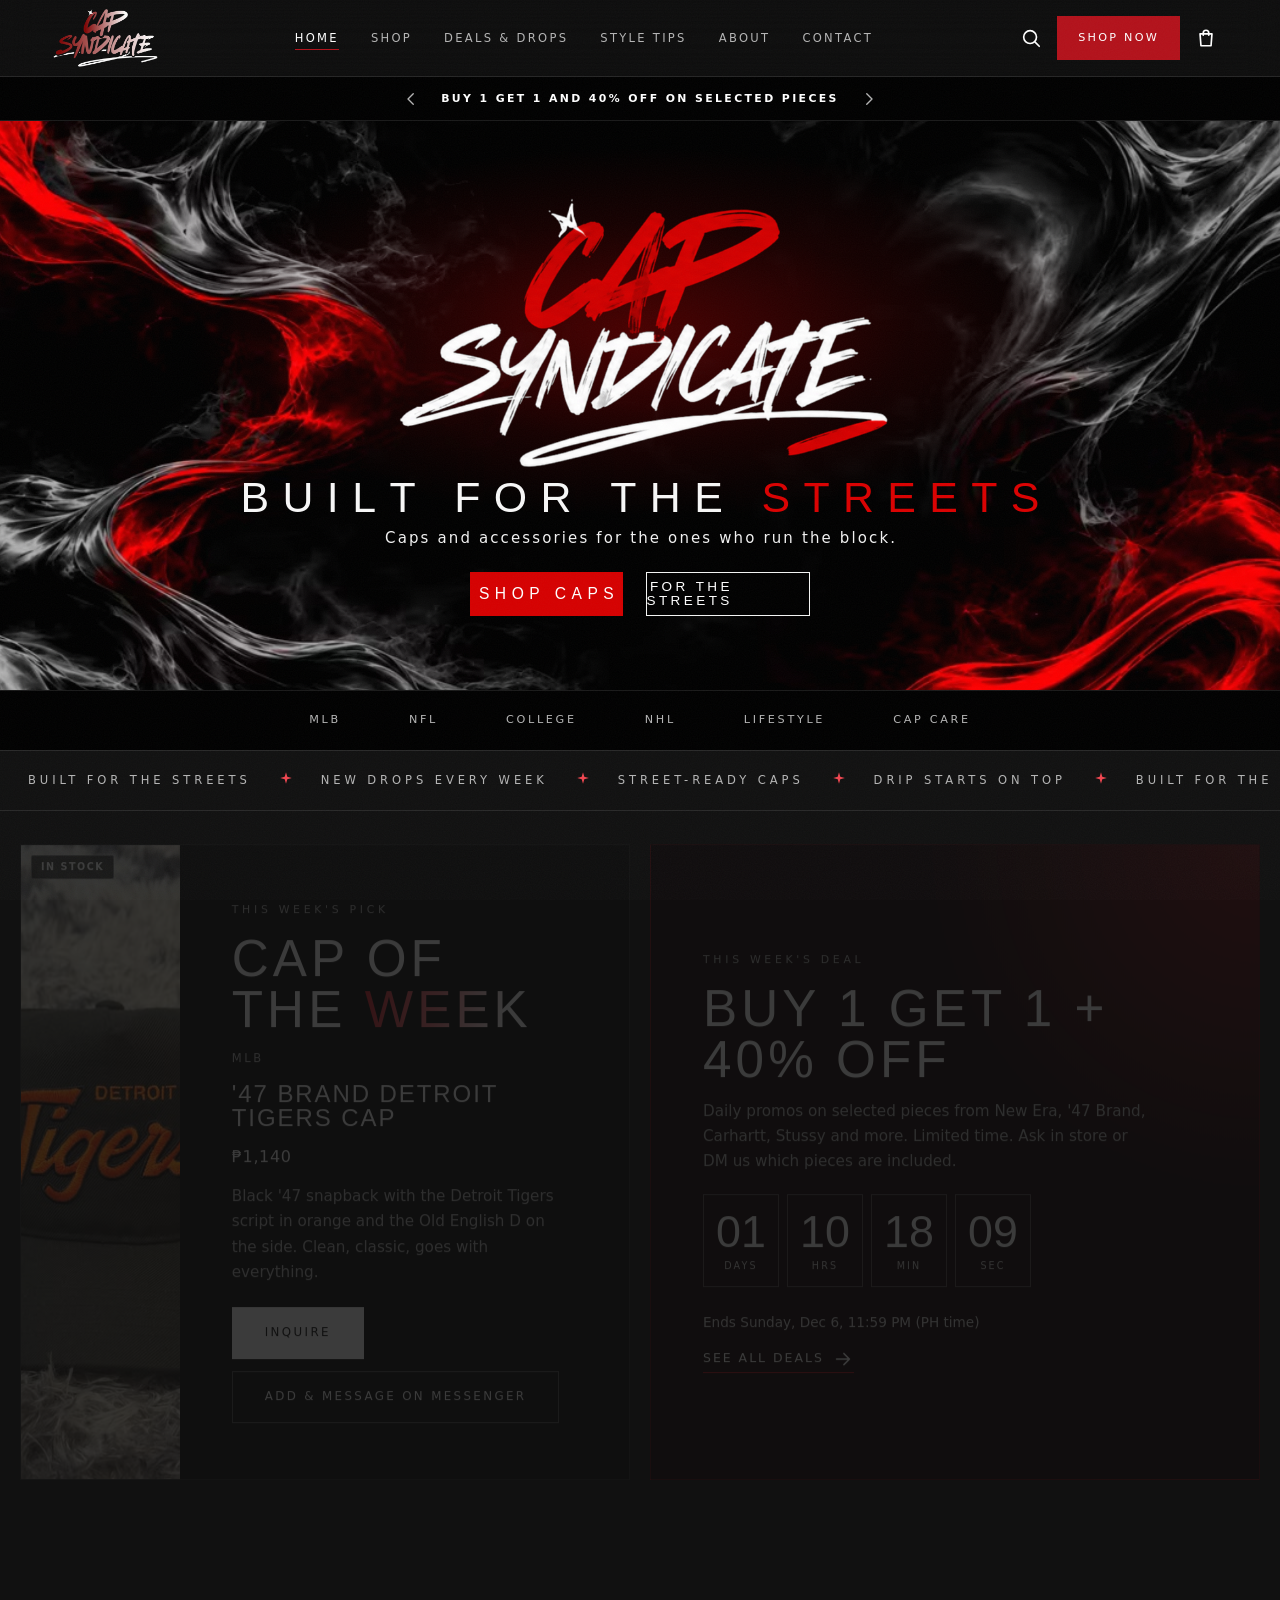
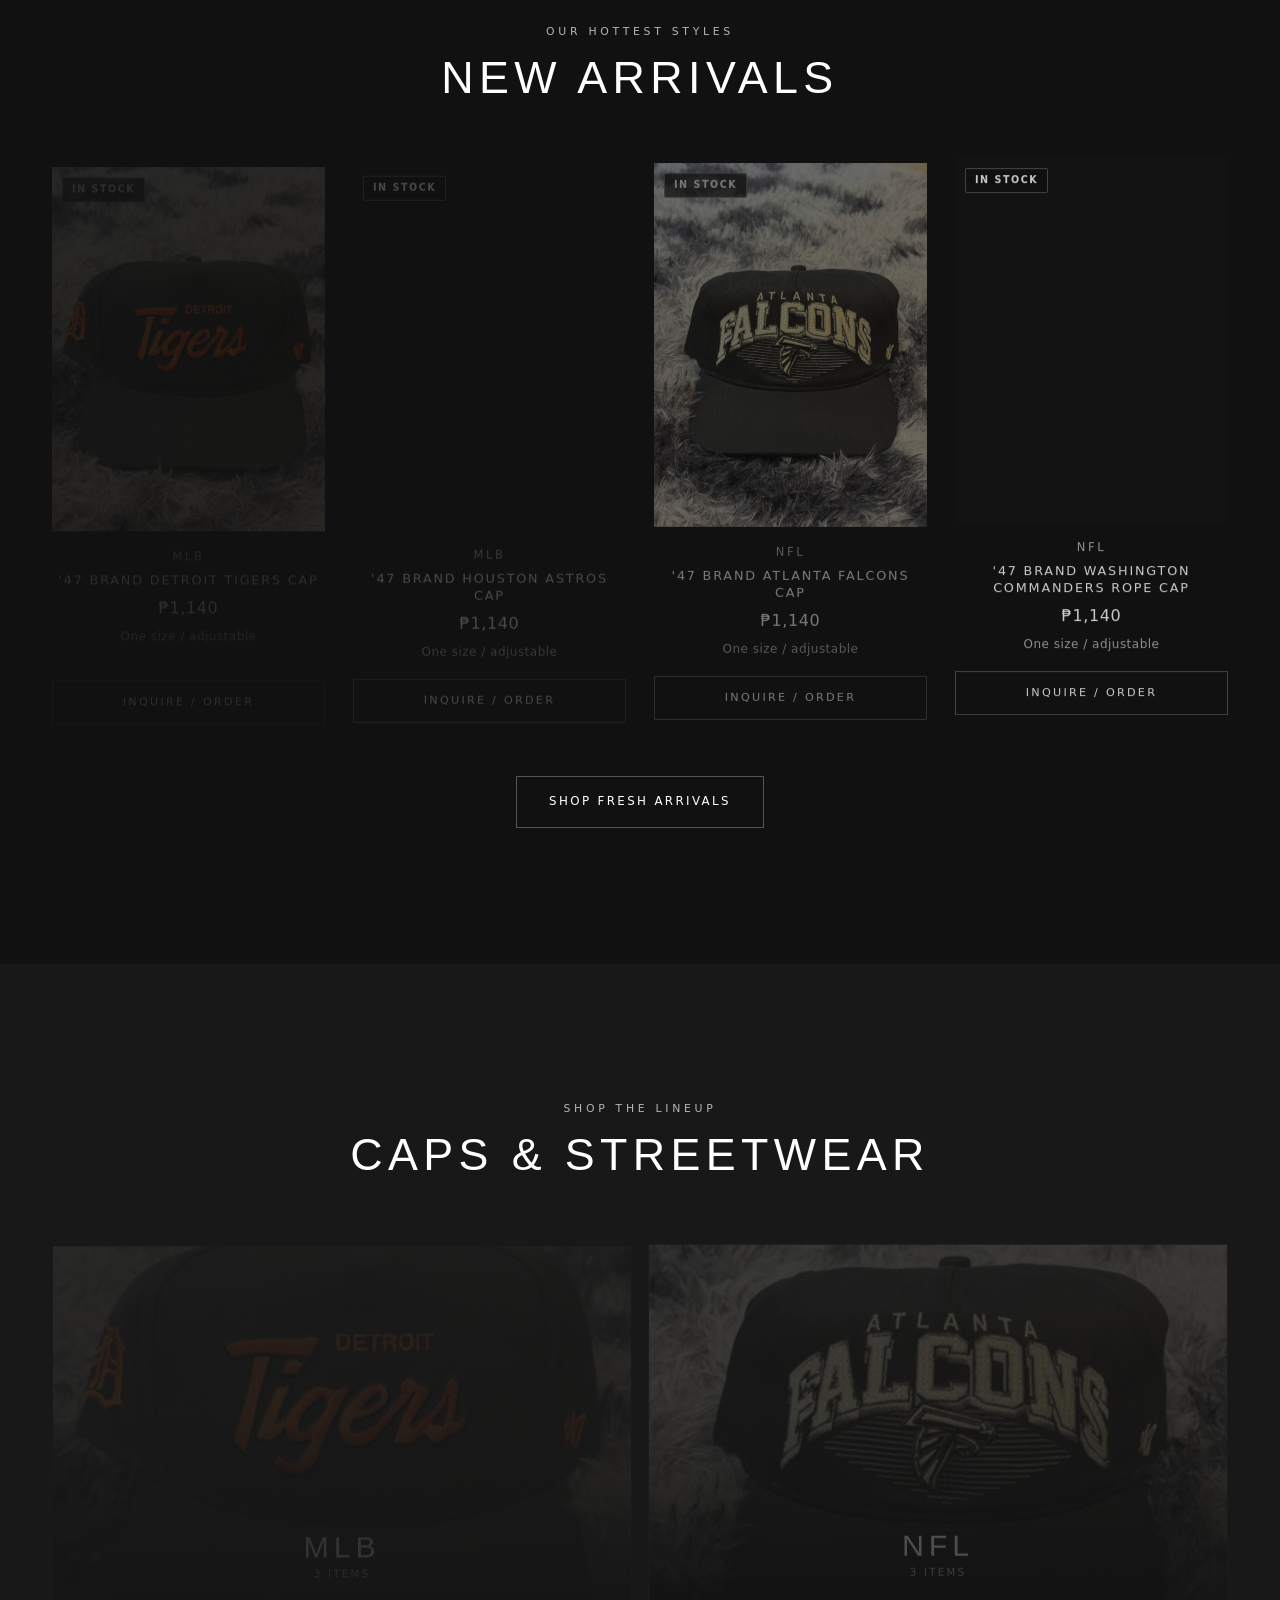
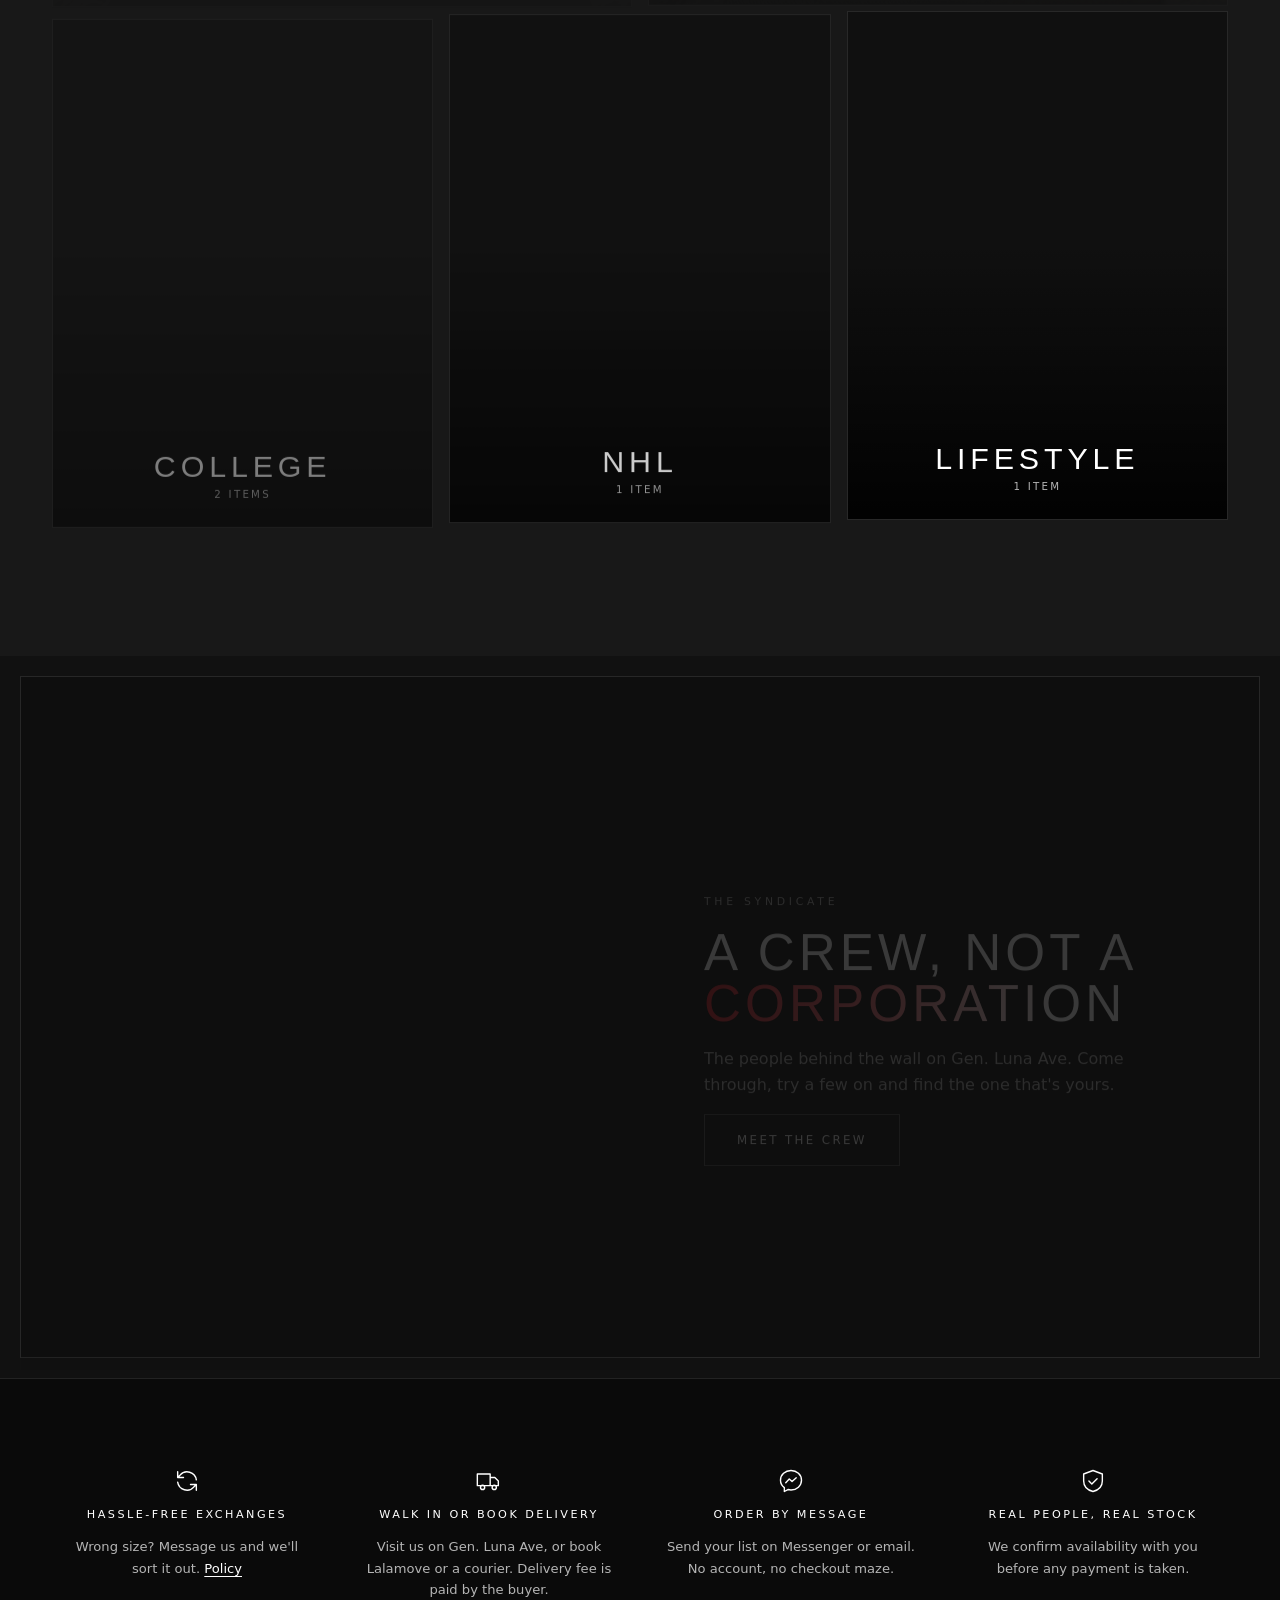
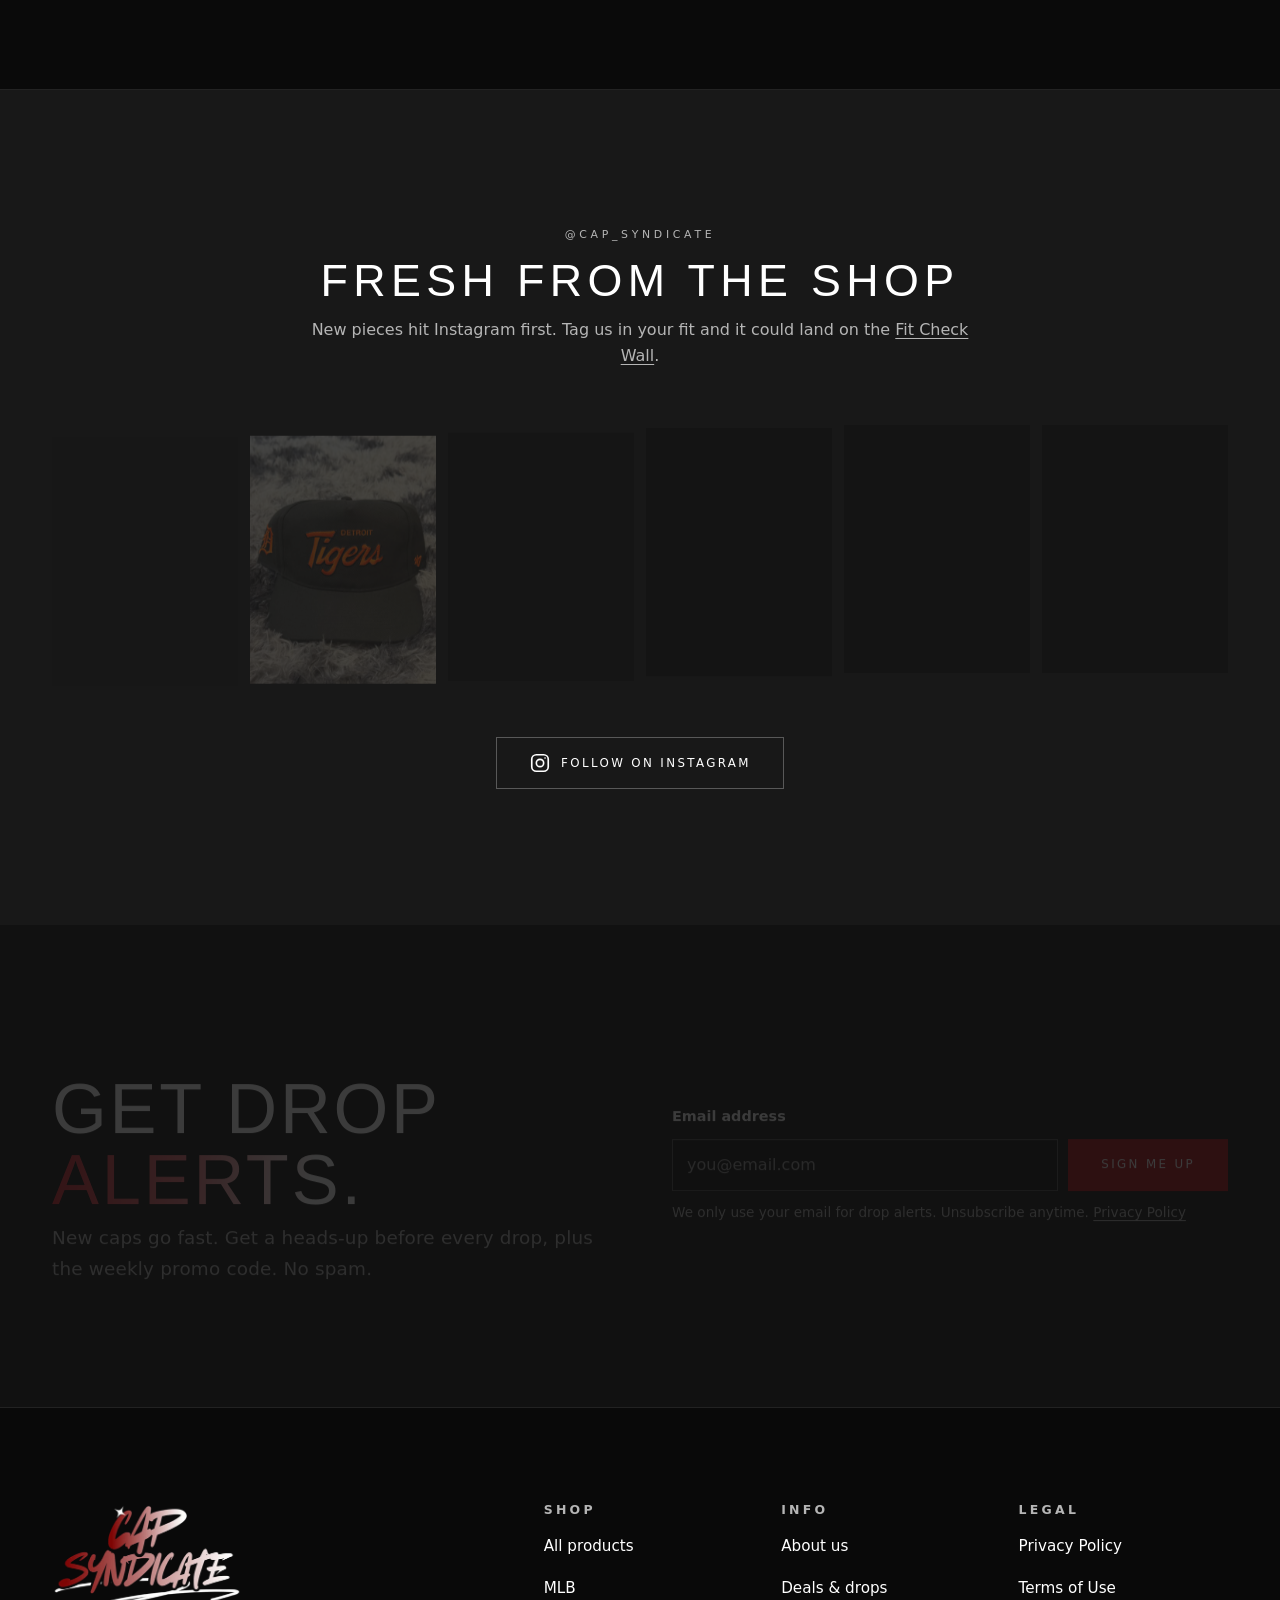
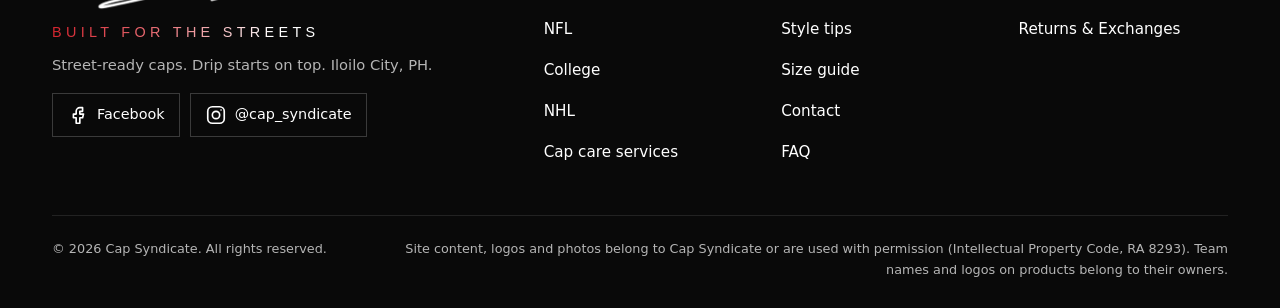
<file: frontend/index.html>
<!doctype html>
<html lang="en">
<head>
  <meta charset="utf-8">
  <meta name="viewport" content="width=device-width, initial-scale=1, viewport-fit=cover">
  <meta http-equiv="Content-Security-Policy" content="default-src 'self'; script-src 'self'; style-src 'self' https://fonts.googleapis.com; font-src https://fonts.gstatic.com; img-src 'self' data: https:; frame-src https://www.google.com https://maps.google.com; connect-src 'self' https:; form-action 'self' mailto: https:; base-uri 'self'; object-src 'none'">
  <title>Cap Syndicate | Caps & Streetwear in Iloilo City. Built for the Streets.</title>
  <meta name="description" content="Street-ready caps, tees and hoodies from Iloilo City. New drops every week, weekly promo codes, Cap of the Week and easy ordering through Messenger.">
  <link rel="canonical" href="https://capsyndicate.com/">
  <meta name="theme-color" content="#111111">
  <!-- Open Graph: what Facebook, Messenger and IG show when someone shares a link -->
  <meta property="og:type" content="website">
  <meta property="og:site_name" content="Cap Syndicate">
  <meta property="og:locale" content="en_PH">
  <meta property="og:title" content="Cap Syndicate | Caps & Streetwear in Iloilo City. Built for the Streets.">
  <meta property="og:description" content="Street-ready caps, tees and hoodies from Iloilo City. New drops every week, weekly promo codes, Cap of the Week and easy ordering through Messenger.">
  <meta property="og:url" content="https://capsyndicate.com/">
  <meta property="og:image" content="https://capsyndicate.com/images/og-image.jpg">
  <meta property="og:image:width" content="1200">
  <meta property="og:image:height" content="630">
  <meta property="og:image:alt" content="Cap Syndicate logo. Built for the Streets.">
  <meta name="twitter:card" content="summary_large_image">
  <link rel="icon" type="image/png" href="images/favicon.png">
  <link rel="apple-touch-icon" href="images/apple-touch-icon.png">
  <link rel="preconnect" href="https://fonts.googleapis.com">
  <link rel="preconnect" href="https://fonts.gstatic.com" crossorigin>
  <link rel="stylesheet" href="https://fonts.googleapis.com/css2?family=Bebas+Neue&amp;family=Permanent+Marker&amp;family=Poppins:wght@300;400;500;600&amp;display=swap">
  <link rel="stylesheet" href="https://fonts.googleapis.com/css2?family=Bebas+Neue&amp;family=Inter:wght@300&amp;family=IBM+Plex+Mono&amp;display=swap">
  <link rel="stylesheet" href="css/style.css">
  <noscript><link rel="stylesheet" href="css/noscript.css"></noscript>
  <script src="js/intro.js" defer></script>
  <script src="js/warp.js" defer></script>
  <script src="js/products.js" defer></script>
  <script src="js/main.js" defer></script>
  <script type="application/ld+json">{"@context":"https://schema.org","@type":"ClothingStore","name":"Cap Syndicate","slogan":"Built for the Streets","url":"https://capsyndicate.com/","logo":"https://capsyndicate.com/images/logo.png","image":"https://capsyndicate.com/images/og-image.jpg","address":{"@type":"PostalAddress","addressLocality":"Iloilo City","addressCountry":"PH"},"sameAs":["https://www.facebook.com/profile.php?id=61573261537346","https://www.instagram.com/cap_syndicate/"]}</script>
</head>
<body data-page="home">
  <!-- LOADER: shown until fonts, the hero image and the page have loaded (js/intro.js) -->
  <div class="loader" id="loader" role="status" aria-label="Loading Cap Syndicate">
    <div class="loader-glow" aria-hidden="true"></div>
    <div class="loader-inner">
      <div class="loader-mark" aria-hidden="true">
        <img class="loader-logo loader-logo--dim" src="images/logo-hero.png" alt="" width="725" height="403">
        <img class="loader-logo loader-logo--lit" src="images/logo-hero.png" alt="" width="725" height="403">
      </div>
      <div class="loader-bar" aria-hidden="true"><span class="loader-fill"></span></div>
      <div class="loader-meta" aria-hidden="true"><span>Built for the streets</span></div>
    </div>
  </div>

  <a class="skip-link" href="#main">Skip to content</a>
  <svg class="sprite" aria-hidden="true" focusable="false" width="0" height="0"><defs><radialGradient id="g-floor" cx=".5" cy=".42" r=".62"><stop offset="0" stop-color="#303030"/><stop offset="1" stop-color="#1b1b1b" stop-opacity="0"/></radialGradient></defs><symbol id="i-menu" viewBox="0 0 24 24"><path d="M3 6h18M3 12h18M3 18h18"/></symbol><symbol id="i-close" viewBox="0 0 24 24"><path d="M6 6l12 12M18 6L6 18"/></symbol><symbol id="i-bag" viewBox="0 0 24 24"><path d="M5.5 7.5h13l-1 13h-11z"/><path d="M9 9V6.5a3 3 0 0 1 6 0V9"/></symbol><symbol id="i-search" viewBox="0 0 24 24"><circle cx="11" cy="11" r="7"/><path d="M16.5 16.5L21 21"/></symbol><symbol id="i-copy" viewBox="0 0 24 24"><rect x="9" y="9" width="11" height="11" rx="2"/><path d="M15 5V4a1 1 0 0 0-1-1H5a1 1 0 0 0-1 1v9a1 1 0 0 0 1 1h1"/></symbol><symbol id="i-plus" viewBox="0 0 24 24"><path d="M12 5v14M5 12h14"/></symbol><symbol id="i-minus" viewBox="0 0 24 24"><path d="M5 12h14"/></symbol><symbol id="i-arrow-right" viewBox="0 0 24 24"><path d="M5 12h14M13 6l6 6-6 6"/></symbol><symbol id="i-messenger" viewBox="0 0 24 24"><path d="M12 3C7 3 3 6.7 3 11.3c0 2.6 1.3 4.9 3.3 6.4V21l3.1-1.7c.8.2 1.7.4 2.6.4 5 0 9-3.7 9-8.4S17 3 12 3z"/><path d="M7.5 13.5l3-3.2 2.4 2.2 3.6-3.2"/></symbol><symbol id="i-instagram" viewBox="0 0 24 24"><rect x="3" y="3" width="18" height="18" rx="5"/><circle cx="12" cy="12" r="4"/><path d="M17.5 6.5h.01"/></symbol><symbol id="i-facebook" viewBox="0 0 24 24"><path d="M14 8h3V4h-3a4 4 0 0 0-4 4v3H7v4h3v6h4v-6h3l1-4h-4V8z"/></symbol><symbol id="i-mail" viewBox="0 0 24 24"><rect x="3" y="5" width="18" height="14" rx="2"/><path d="M3 7l9 6 9-6"/></symbol><symbol id="i-pin" viewBox="0 0 24 24"><path d="M12 21s-7-6.2-7-11a7 7 0 0 1 14 0c0 4.8-7 11-7 11z"/><circle cx="12" cy="10" r="2.5"/></symbol><symbol id="i-clock" viewBox="0 0 24 24"><circle cx="12" cy="12" r="9"/><path d="M12 7v5l3 2"/></symbol><symbol id="i-phone" viewBox="0 0 24 24"><path d="M5 4h4l2 5-2.5 1.5a11 11 0 0 0 5 5L15 13l5 2v4a2 2 0 0 1-2 2A16 16 0 0 1 3 6a2 2 0 0 1 2-2z"/></symbol><symbol id="i-gift" viewBox="0 0 24 24"><rect x="3" y="8" width="18" height="4"/><path d="M5 12v9h14v-9M12 8v13"/><path d="M12 8C10 4 6 4 6 6.5S12 8 12 8zM12 8c2-4 6-4 6-1.5S12 8 12 8z"/></symbol><symbol id="i-tag" viewBox="0 0 24 24"><path d="M3 12V4h8l10 10-8 8z"/><circle cx="7.5" cy="7.5" r="1.5"/></symbol><symbol id="i-users" viewBox="0 0 24 24"><circle cx="9" cy="8" r="3.5"/><path d="M3 20c0-3.3 2.7-6 6-6s6 2.7 6 6"/><path d="M16 4.5a3.5 3.5 0 0 1 0 7M18 14c2 .6 3 2.6 3 6"/></symbol><symbol id="i-pen" viewBox="0 0 24 24"><path d="M4 20l4-1L19 8l-3-3L5 16z"/><path d="M14 7l3 3"/></symbol><symbol id="i-calendar" viewBox="0 0 24 24"><rect x="3" y="5" width="18" height="16" rx="2"/><path d="M3 10h18M8 3v4M16 3v4"/></symbol><symbol id="i-truck" viewBox="0 0 24 24"><path d="M2 6h11v10H2zM13 9h4l3 3v4h-7z"/><circle cx="6.5" cy="17.5" r="1.8"/><circle cx="16.5" cy="17.5" r="1.8"/></symbol><symbol id="i-refresh" viewBox="0 0 24 24"><path d="M20 11a8 8 0 0 0-14-4L4 9M4 4v5h5M4 13a8 8 0 0 0 14 4l2-2M20 20v-5h-5"/></symbol><symbol id="i-shield" viewBox="0 0 24 24"><path d="M12 3l8 3v6c0 4.5-3.2 7.8-8 9-4.8-1.2-8-4.5-8-9V6z"/><path d="M8.5 12l2.5 2.5L15.5 10"/></symbol><symbol id="i-chevron-left" viewBox="0 0 24 24"><path d="M15 5l-7 7 7 7"/></symbol><symbol id="i-chevron-right" viewBox="0 0 24 24"><path d="M9 5l7 7-7 7"/></symbol><symbol id="i-info" viewBox="0 0 24 24"><circle cx="12" cy="12" r="9"/><path d="M12 11v6M12 7.5h.01"/></symbol><symbol id="i-sparkle" viewBox="0 0 24 24"><path fill="currentColor" stroke="none" d="M12 2l2.2 7.8L22 12l-7.8 2.2L12 22l-2.2-7.8L2 12l7.8-2.2z"/></symbol></svg>

  <header class="site-header">
    <div class="container header-inner">
      <button class="icon-btn menu-toggle" type="button" data-open-nav aria-controls="nav-drawer" aria-expanded="false">
        <svg class="icon" aria-hidden="true" focusable="false"><use href="#i-menu"></use></svg><span class="sr-only">Open menu</span>
      </button>
      <a class="brand" href="index.html" aria-label="Cap Syndicate home">
        <img src="images/logo-wordmark.png" alt="Cap Syndicate" width="400" height="225">
      </a>
      <nav class="main-nav" aria-label="Main">
        <ul><li><a href="index.html" aria-current="page">Home</a></li><li><a href="products.html">Shop</a></li><li><a href="deals.html">Deals &amp; Drops</a></li><li><a href="tips.html">Style Tips</a></li><li><a href="about.html">About</a></li><li><a href="contact.html">Contact</a></li></ul>
      </nav>
      <div class="header-actions">
        <a class="icon-btn" href="products.html?search=1"><svg class="icon" aria-hidden="true" focusable="false"><use href="#i-search"></use></svg><span class="sr-only">Search the shop</span></a>
        <a class="btn btn--primary btn--sm header-shop" href="products.html">Shop Now</a>
        <button class="icon-btn" type="button" data-open-cart aria-controls="cart-drawer">
          <svg class="icon" aria-hidden="true" focusable="false"><use href="#i-bag"></use></svg><span class="cart-count" data-cart-count data-count="0" aria-hidden="true">0</span><span class="sr-only">Open order list</span>
        </button>
      </div>
    </div>
  </header>

  <!-- Announcement carousel: messages come from SHOP_SETTINGS.announcements in js/products.js -->
  <div class="topbar" role="region" aria-roledescription="carousel" aria-label="Announcements">
    <button class="topbar-btn" type="button" data-topbar-prev><svg class="icon icon--sm" aria-hidden="true" focusable="false"><use href="#i-chevron-left"></use></svg><span class="sr-only">Previous announcement</span></button>
    <p class="topbar-msg" data-topbar aria-live="polite">New drops every week. <a href="deals.html">See deals</a></p>
    <button class="topbar-btn" type="button" data-topbar-next><svg class="icon icon--sm" aria-hidden="true" focusable="false"><use href="#i-chevron-right"></use></svg><span class="sr-only">Next announcement</span></button>
  </div>

  <!-- Mobile menu -->
  <dialog class="drawer" id="nav-drawer" aria-label="Menu">
    <div class="drawer-head">
      <img src="images/logo-wordmark.png" alt="" width="400" height="225" class="drawer-logo">
      <button class="icon-btn" type="button" data-close><svg class="icon" aria-hidden="true" focusable="false"><use href="#i-close"></use></svg><span class="sr-only">Close menu</span></button>
    </div>
    <div class="drawer-body">
      <nav class="mobile-nav" aria-label="Mobile">
        <ul><li><a href="index.html" aria-current="page">Home<svg class="icon" aria-hidden="true" focusable="false"><use href="#i-arrow-right"></use></svg></a></li><li><a href="products.html">Shop<svg class="icon" aria-hidden="true" focusable="false"><use href="#i-arrow-right"></use></svg></a></li><li><a href="deals.html">Deals &amp; Drops<svg class="icon" aria-hidden="true" focusable="false"><use href="#i-arrow-right"></use></svg></a></li><li><a href="tips.html">Style Tips<svg class="icon" aria-hidden="true" focusable="false"><use href="#i-arrow-right"></use></svg></a></li><li><a href="about.html">About<svg class="icon" aria-hidden="true" focusable="false"><use href="#i-arrow-right"></use></svg></a></li><li><a href="contact.html">Contact<svg class="icon" aria-hidden="true" focusable="false"><use href="#i-arrow-right"></use></svg></a></li></ul>
        <a class="btn btn--primary btn--block mt-3" href="products.html">Shop Now</a>
        <div class="socials">
          <a href="https://www.facebook.com/profile.php?id=61573261537346" target="_blank" rel="noopener noreferrer"><svg class="icon" aria-hidden="true" focusable="false"><use href="#i-facebook"></use></svg>Facebook</a>
          <a href="https://www.instagram.com/cap_syndicate/" target="_blank" rel="noopener noreferrer"><svg class="icon" aria-hidden="true" focusable="false"><use href="#i-instagram"></use></svg>@cap_syndicate</a>
        </div>
      </nav>
    </div>
  </dialog>
  <main id="main">

    <!-- HERO: smoke background (images/hero-bg.*) with live text, logo and buttons on top.
         Everything scales together like the original banner on screens 900px and wider;
         phones and small tablets get a stacked version. Edit the words right here. -->
    <section class="hero hero--live" aria-labelledby="hero-title">
      <div class="hero-stage">
        <picture class="hs-bg">
          <source type="image/avif" srcset="images/hero-bg-960.avif 960w, images/hero-bg-1280.avif 1280w, images/hero-bg.avif 1880w" sizes="100vw">
          <img src="images/hero-bg.jpg" srcset="images/hero-bg-960.jpg 960w, images/hero-bg-1280.jpg 1280w, images/hero-bg.jpg 1880w" sizes="100vw" alt="" width="1880" height="836" fetchpriority="high" decoding="async">
        </picture>

        <!-- the same background picture, drawn by a WebGL shader so it swirls like liquid (js/warp.js) -->
        <canvas class="hs-warp" aria-hidden="true"></canvas>

        <!-- animated layers over the background: a breathing red glow and drifting embers (decorative) -->
        <div class="hs-glow" aria-hidden="true"></div>
        <canvas class="hs-fx" aria-hidden="true"></canvas>

        <!-- corner marks (decorative) -->
        <svg class="hs-marks" viewBox="0 0 1880 836" preserveAspectRatio="none" aria-hidden="true" focusable="false">
          <g fill="none" stroke="#fff" stroke-width="1.6" vector-effect="non-scaling-stroke">
            <path d="M37 260H79M58 232V290" vector-effect="non-scaling-stroke"/>
            <path d="M37 483H79M58 470V625" vector-effect="non-scaling-stroke"/>
            <path d="M1812 248H1850M1831 228V268" vector-effect="non-scaling-stroke"/>
            <path d="M1812 484H1850M1831 478V625" vector-effect="non-scaling-stroke"/>
          </g>
        </svg>

        <div class="hs-side hs-side--left">
          <p class="hs-est">EST. 2020</p>
          <p>Cap Syndicate<br>Streetwear Co.</p>
        </div>
        <div class="hs-side hs-side--right">
          <svg class="hs-globe" viewBox="0 0 128 80" aria-hidden="true" focusable="false">
            <g fill="none" stroke="#fff" stroke-width="1.5" vector-effect="non-scaling-stroke">
              <ellipse cx="64" cy="40" rx="62" ry="38"/><ellipse cx="64" cy="40" rx="40" ry="38"/><ellipse cx="64" cy="40" rx="18" ry="38"/>
              <path d="M64 2V78M2 40H126M7 20H121M7 60H121M20 8Q64 14 108 8M20 72Q64 66 108 72"/>
            </g>
          </svg>
          <p>14.6047&deg; N<br>120.9847&deg; E</p>
        </div>

        <img class="hs-logo" src="images/logo-hero.png" alt="Cap Syndicate" width="725" height="403" decoding="async">
        <h1 id="hero-title" class="hs-title">Built for the <span class="hs-red">streets</span></h1>
        <p class="hs-sub">Caps and accessories for the ones who run the block.</p>
        <div class="hs-cta">
          <a class="hs-btn hs-btn--shop" href="products.html">Shop Caps</a>
          <a class="hs-btn hs-btn--ghost" href="deals.html">For the Streets</a>
        </div>
      </div>
      <nav class="hero-links" aria-label="Shop by category">
        <ul class="container">
          <li><a href="products.html?cat=mlb">MLB</a></li>
          <li><a href="products.html?cat=nfl">NFL</a></li>
          <li><a href="products.html?cat=college">College</a></li>
          <li><a href="products.html?cat=nhl">NHL</a></li>
          <li><a href="products.html?cat=lifestyle">Lifestyle</a></li>
          <li><a href="products.html#services-title">Cap Care</a></li>
        </ul>
      </nav>
    </section>

    <!-- MARQUEE (one per page) -->
    <div class="marquee">
      <p class="sr-only">Built for the streets. New drops every week.</p>
      <div class="marquee-track" aria-hidden="true">
        <div class="marquee-group">
          <span>Built for the streets</span><span class="sparkle"><svg class="icon" aria-hidden="true" focusable="false"><use href="#i-sparkle"></use></svg></span>
          <span>New drops every week</span><span class="sparkle"><svg class="icon" aria-hidden="true" focusable="false"><use href="#i-sparkle"></use></svg></span>
          <span>Street-ready caps</span><span class="sparkle"><svg class="icon" aria-hidden="true" focusable="false"><use href="#i-sparkle"></use></svg></span>
          <span>Drip starts on top</span><span class="sparkle"><svg class="icon" aria-hidden="true" focusable="false"><use href="#i-sparkle"></use></svg></span>
          <span>Built for the streets</span><span class="sparkle"><svg class="icon" aria-hidden="true" focusable="false"><use href="#i-sparkle"></use></svg></span>
          <span>New drops every week</span><span class="sparkle"><svg class="icon" aria-hidden="true" focusable="false"><use href="#i-sparkle"></use></svg></span>
        </div>
        <div class="marquee-group">
          <span>Built for the streets</span><span class="sparkle"><svg class="icon" aria-hidden="true" focusable="false"><use href="#i-sparkle"></use></svg></span>
          <span>New drops every week</span><span class="sparkle"><svg class="icon" aria-hidden="true" focusable="false"><use href="#i-sparkle"></use></svg></span>
          <span>Street-ready caps</span><span class="sparkle"><svg class="icon" aria-hidden="true" focusable="false"><use href="#i-sparkle"></use></svg></span>
          <span>Drip starts on top</span><span class="sparkle"><svg class="icon" aria-hidden="true" focusable="false"><use href="#i-sparkle"></use></svg></span>
          <span>Built for the streets</span><span class="sparkle"><svg class="icon" aria-hidden="true" focusable="false"><use href="#i-sparkle"></use></svg></span>
          <span>New drops every week</span><span class="sparkle"><svg class="icon" aria-hidden="true" focusable="false"><use href="#i-sparkle"></use></svg></span>
        </div>
      </div>
    </div>

    <!-- TWO BANNERS: Cap of the Week (pick it in SHOP_SETTINGS.capOfTheWeek) and This Week's Deal (SHOP_SETTINGS.weeklyDeal) -->
    <section class="banners" aria-label="This week">
      <div class="banners-grid">
        <article class="banner banner--cotw reveal" id="cotw" aria-labelledby="cotw-title">
          <div class="banner-media" data-cotw-media><div class="skeleton"></div></div>
          <div class="banner-body">
            <p class="eyebrow">This week's pick</p>
            <h2 id="cotw-title">Cap of the <span class="text-gradient">week</span></h2>
            <p class="p-cat" data-cotw-cat></p>
            <h3 class="banner-name" data-cotw-name>Loading...</h3>
            <p class="p-price" data-cotw-price></p>
            <p class="banner-story" data-cotw-story></p>
            <div class="banner-actions">
              <button class="btn btn--light" type="button" data-cotw-open>Inquire</button>
              <button class="btn btn--ghost" type="button" data-cotw-add hidden>Add &amp; message on Messenger</button>
            </div>
          </div>
        </article>

        <article class="banner banner--deal reveal" aria-labelledby="deal-title">
          <div class="banner-body">
            <p class="eyebrow">This week's deal</p>
            <h2 id="deal-title" data-deal-title>10% off all caps</h2>
            <p class="banner-story" data-deal-desc>Use the code when you message your order. Valid on every cap in the shop this week.</p>
            <div class="countdown" data-countdown="deal" role="timer" aria-label="Time left on this week's deal">
              <div class="countdown-unit"><span class="countdown-num" data-unit="d">00</span><span class="countdown-label">Days</span></div>
              <div class="countdown-unit"><span class="countdown-num" data-unit="h">00</span><span class="countdown-label">Hrs</span></div>
              <div class="countdown-unit"><span class="countdown-num" data-unit="m">00</span><span class="countdown-label">Min</span></div>
              <div class="countdown-unit"><span class="countdown-num" data-unit="s">00</span><span class="countdown-label">Sec</span></div>
            </div>
            <p class="countdown-caption">Ends <span data-countdown-end>Sunday, 11:59 PM</span> (PH time)</p>
            <p class="countdown-caption" data-countdown-done hidden>This deal just ended. A new one lands soon.</p>
            <div class="promo-row">
              <span class="promo-code" data-promo-code>SYNDICATE10</span>
              <button class="btn btn--light" type="button" data-copy-code><svg class="icon" aria-hidden="true" focusable="false"><use href="#i-copy"></use></svg><span data-copy-label>Copy</span></button>
            </div>
            <a class="link-arrow" href="deals.html">See all deals <svg class="icon" aria-hidden="true" focusable="false"><use href="#i-arrow-right"></use></svg></a>
          </div>
        </article>
      </div>
    </section>

    <!-- NEW ARRIVALS: the 4 newest products by "added" date -->
    <section class="section" aria-labelledby="new-title">
      <div class="container">
        <header class="section-title">
          <p class="eyebrow">Our hottest styles</p>
          <h2 id="new-title">New arrivals</h2>
        </header>
        <div class="product-grid product-grid--4 reveal-stagger" id="new-arrivals">
          <div class="skeleton"></div><div class="skeleton"></div><div class="skeleton"></div><div class="skeleton"></div>
        </div>
        <noscript><p class="mt-3 center">Turn on JavaScript to see products, or message us on <a href="https://m.me/61573261537346">Messenger</a>.</p></noscript>
        <div class="section-cta"><a class="btn btn--ghost" href="products.html">Shop fresh arrivals</a></div>
      </div>
    </section>

    <!-- SHOP BY CATEGORY: tiles and item counts are built from js/products.js -->
    <section class="section section--alt" aria-labelledby="cat-title">
      <div class="container">
        <header class="section-title">
          <p class="eyebrow">Shop the lineup</p>
          <h2 id="cat-title">Caps &amp; streetwear</h2>
        </header>
        <div class="cat-grid reveal-stagger" id="category-tiles"></div>
        <noscript><p class="center"><a href="products.html">Browse all products</a></p></noscript>
      </div>
    </section>

    <!-- THE CREW: photo of the Cap Syndicate crew in the shop. Replace images/hero-crew-photo.jpg to change it. -->
    <section class="crew-feature" aria-labelledby="crew-feature-title">
      <div class="crew-feature-grid">
        <div class="crew-feature-media reveal">
          <img src="images/hero-crew-photo.jpg" alt="The Cap Syndicate crew in caps and streetwear, standing in front of the cap wall inside the shop" width="1196" height="1315" loading="lazy" decoding="async">
        </div>
        <div class="crew-feature-copy reveal">
          <p class="eyebrow">The Syndicate</p>
          <h2 id="crew-feature-title">A crew, not a <span class="text-gradient">corporation</span></h2>
          <p class="muted">The people behind the wall on Gen. Luna Ave. Come through, try a few on and find the one that's yours.</p>
          <a class="btn btn--ghost" href="about.html">Meet the crew</a>
        </div>
      </div>
    </section>

    <!-- TRUST ROW (edit the wording to match your real policies) -->
    <section class="trust" aria-label="Why shop with us">
      <div class="container trust-grid">
        <div class="trust-item"><svg class="icon" aria-hidden="true" focusable="false"><use href="#i-refresh"></use></svg><h3>Hassle-free exchanges</h3><p>Wrong size? Message us and we'll sort it out. <a href="terms.html#returns">Policy</a></p></div>
        <div class="trust-item"><svg class="icon" aria-hidden="true" focusable="false"><use href="#i-truck"></use></svg><h3>Walk in or book delivery</h3><p>Visit us on Gen. Luna Ave, or book Lalamove or a courier. Delivery fee is paid by the buyer.</p></div>
        <div class="trust-item"><svg class="icon" aria-hidden="true" focusable="false"><use href="#i-messenger"></use></svg><h3>Order by message</h3><p>Send your list on Messenger or email. No account, no checkout maze.</p></div>
        <div class="trust-item"><svg class="icon" aria-hidden="true" focusable="false"><use href="#i-shield"></use></svg><h3>Real people, real stock</h3><p>We confirm availability with you before any payment is taken.</p></div>
      </div>
    </section>

    <!-- INSTAGRAM GALLERY: photos from @cap_syndicate. Swap in new posts as you publish them. -->
    <section class="section section--alt" aria-labelledby="ig-title">
      <div class="container">
        <header class="section-title">
          <p class="eyebrow">@cap_syndicate</p>
          <h2 id="ig-title">Fresh from the shop</h2>
          <p class="muted">New pieces hit Instagram first. Tag us in your fit and it could land on the <a href="tips.html#fit-check">Fit Check Wall</a>.</p>
        </header>
        <div class="ig-grid reveal-stagger">
          <a href="https://www.instagram.com/cap_syndicate/p/DfBqNsqj-Ll/" target="_blank" rel="noopener noreferrer"><img src="images/gallery/open-daily-promo.jpg" alt="Cap Syndicate poster: open daily with team caps and jerseys" width="480" height="640" loading="lazy" decoding="async"></a>
          <a href="https://www.instagram.com/cap_syndicate/p/DdVPRSXDzHp/" target="_blank" rel="noopener noreferrer"><img src="images/products/47-detroit-tigers.jpg" alt="'47 Brand Detroit Tigers cap" width="480" height="640" loading="lazy" decoding="async"></a>
          <a href="https://www.instagram.com/cap_syndicate/p/DdVOjcCD4Ym/" target="_blank" rel="noopener noreferrer"><img src="images/products/47-vegas-golden-knights-corduroy.jpg" alt="'47 Brand Vegas Golden Knights corduroy cap" width="480" height="640" loading="lazy" decoding="async"></a>
          <a href="https://www.instagram.com/cap_syndicate/p/DdVN_yID0AV/" target="_blank" rel="noopener noreferrer"><img src="images/products/47-nebraska-hitch-rope.jpg" alt="'47 Brand Hitch Nebraska Cornhuskers rope cap" width="480" height="640" loading="lazy" decoding="async"></a>
          <a href="https://www.instagram.com/cap_syndicate/p/DdVNfwlD4vd/" target="_blank" rel="noopener noreferrer"><img src="images/products/47-florida-gators-rope.jpg" alt="'47 Brand Florida Gators rope cap" width="480" height="640" loading="lazy" decoding="async"></a>
          <a href="https://www.instagram.com/cap_syndicate/p/DdR2UGpSgb9/" target="_blank" rel="noopener noreferrer"><img src="images/gallery/cap-services-price-list.jpg" alt="Cap Syndicate cap services price list" width="480" height="640" loading="lazy" decoding="async"></a>
        </div>
        <div class="section-cta"><a class="btn btn--ghost" href="https://www.instagram.com/cap_syndicate/" target="_blank" rel="noopener noreferrer"><svg class="icon" aria-hidden="true" focusable="false"><use href="#i-instagram"></use></svg>Follow on Instagram</a></div>
      </div>
    </section>

    <!-- DROP ALERTS SIGN-UP -->
    <section class="section signup" aria-labelledby="signup-title">
      <div class="container signup-inner">
        <div class="reveal">
          <h2 id="signup-title">Get drop <span class="text-gradient">alerts.</span></h2>
          <p class="lead mt-1">New caps go fast. Get a heads-up before every drop, plus the weekly promo code. No spam.</p>
        </div>
        <form class="signup-form reveal" data-signup novalidate>
          <label class="label" for="signup-email">Email address</label>
          <div class="signup-row">
            <input class="input" id="signup-email" name="email" type="email" autocomplete="email" inputmode="email" placeholder="you@email.com" required maxlength="120">
            <button class="btn btn--primary" type="submit">Sign me up</button>
          </div>
          <input class="sr-only" type="text" name="website" tabindex="-1" autocomplete="off" aria-hidden="true">
          <p class="field-hint">We only use your email for drop alerts. Unsubscribe anytime. <a href="privacy.html">Privacy Policy</a></p>
          <p class="form-status" role="status" aria-live="polite"></p>
        </form>
      </div>
    </section>
  </main>

  <!-- Order list (saved in this browser with localStorage, no payment) -->
  <dialog class="drawer drawer--right" id="cart-drawer" aria-labelledby="cart-title">
    <div class="drawer-head">
      <h2 id="cart-title">Order list</h2>
      <button class="icon-btn" type="button" data-close><svg class="icon" aria-hidden="true" focusable="false"><use href="#i-close"></use></svg><span class="sr-only">Close order list</span></button>
    </div>
    <div class="drawer-body">
      <div class="cart-empty" id="cart-empty">
        <p class="marker">Nothing here yet.</p>
        <p>Add caps from the shop, then send the list to us on Messenger.</p>
        <a class="btn btn--primary" href="products.html">Browse the shop</a>
      </div>
      <ul class="cart-items" id="cart-items"></ul>
      <form class="stack mt-3" id="cart-details" hidden>
        <div class="field"><label for="cart-name">Your name <span class="muted">(optional)</span></label><input class="input" id="cart-name" name="name" autocomplete="name" maxlength="60"></div>
        <div class="field"><label for="cart-code">Promo code <span class="muted">(optional)</span></label><input class="input" id="cart-code" name="code" maxlength="30" autocapitalize="characters"></div>
        <div class="field"><label for="cart-notes">Notes <span class="muted">(pickup or delivery, your city)</span></label><textarea class="textarea" id="cart-notes" name="notes" maxlength="300" rows="3"></textarea></div>
      </form>
    </div>
    <div class="drawer-foot" id="cart-foot" hidden>
      <div class="cart-subtotal"><span>Estimated total</span><span id="cart-subtotal">&#8369;0</span></div>
      <p class="cart-note">No payment on this site. We confirm stock, shipping fee and payment with you in chat.</p>
      <button class="btn btn--primary btn--block" type="button" data-send-messenger><svg class="icon" aria-hidden="true" focusable="false"><use href="#i-messenger"></use></svg>Send order via Messenger</button>
      <button class="btn btn--ghost btn--block" type="button" data-send-email><svg class="icon" aria-hidden="true" focusable="false"><use href="#i-mail"></use></svg>Email order</button>
      <button class="remove-btn" type="button" data-clear-cart>Clear list</button>
    </div>
  </dialog>

  <!-- Product details -->
  <dialog class="modal" id="product-modal" aria-labelledby="pm-title">
    <button class="icon-btn modal-close" type="button"><svg class="icon" aria-hidden="true" focusable="false"><use href="#i-close"></use></svg><span class="sr-only">Close product details</span></button>
    <div class="modal-scroll" id="pm-body"></div>
  </dialog>

  <div class="toast" id="toast" role="status" aria-live="polite" hidden></div>

  <footer class="site-footer torn-top">
    <div class="container">
      <div class="footer-top">
        <div class="footer-brand">
          <a href="index.html" aria-label="Cap Syndicate home"><img src="images/logo-wordmark.png" alt="Cap Syndicate" width="400" height="225" loading="lazy"></a>
          <p class="tag"><span class="text-gradient">BUILT FOR THE STREETS</span></p>
          <p>Street-ready caps. Drip starts on top. Iloilo City, PH.</p>
          <div class="socials mt-2">
            <a href="https://www.facebook.com/profile.php?id=61573261537346" target="_blank" rel="noopener noreferrer"><svg class="icon" aria-hidden="true" focusable="false"><use href="#i-facebook"></use></svg>Facebook</a>
            <a href="https://www.instagram.com/cap_syndicate/" target="_blank" rel="noopener noreferrer"><svg class="icon" aria-hidden="true" focusable="false"><use href="#i-instagram"></use></svg>@cap_syndicate</a>
          </div>
        </div>
        <div class="footer-cols">
          <nav class="footer-col" aria-label="Shop links">
            <h2>Shop</h2>
            <ul>
              <li><a href="products.html">All products</a></li>
              <li><a href="products.html?cat=mlb">MLB</a></li>
              <li><a href="products.html?cat=nfl">NFL</a></li>
              <li><a href="products.html?cat=college">College</a></li>
              <li><a href="products.html?cat=nhl">NHL</a></li>
              <li><a href="products.html#services-title">Cap care services</a></li>
            </ul>
          </nav>
          <nav class="footer-col" aria-label="Info links">
            <h2>Info</h2>
            <ul>
              <li><a href="about.html">About us</a></li>
              <li><a href="deals.html">Deals &amp; drops</a></li>
              <li><a href="tips.html">Style tips</a></li>
              <li><a href="tips.html#size-guide">Size guide</a></li>
              <li><a href="contact.html">Contact</a></li>
              <li><a href="contact.html#faq">FAQ</a></li>
            </ul>
          </nav>
          <nav class="footer-col" aria-label="Legal links">
            <h2>Legal</h2>
            <ul>
              <li><a href="privacy.html">Privacy Policy</a></li>
              <li><a href="terms.html">Terms of Use</a></li>
              <li><a href="terms.html#returns">Returns &amp; Exchanges</a></li>
            </ul>
          </nav>
        </div>
      </div>
      <div class="footer-bottom">
        <p>&copy; 2026 Cap Syndicate. All rights reserved.</p>
        <p>Site content, logos and photos belong to Cap Syndicate or are used with permission (Intellectual Property Code, RA 8293). Team names and logos on products belong to their owners.</p>
      </div>
    </div>
  </footer>
</body>
</html>
</file>
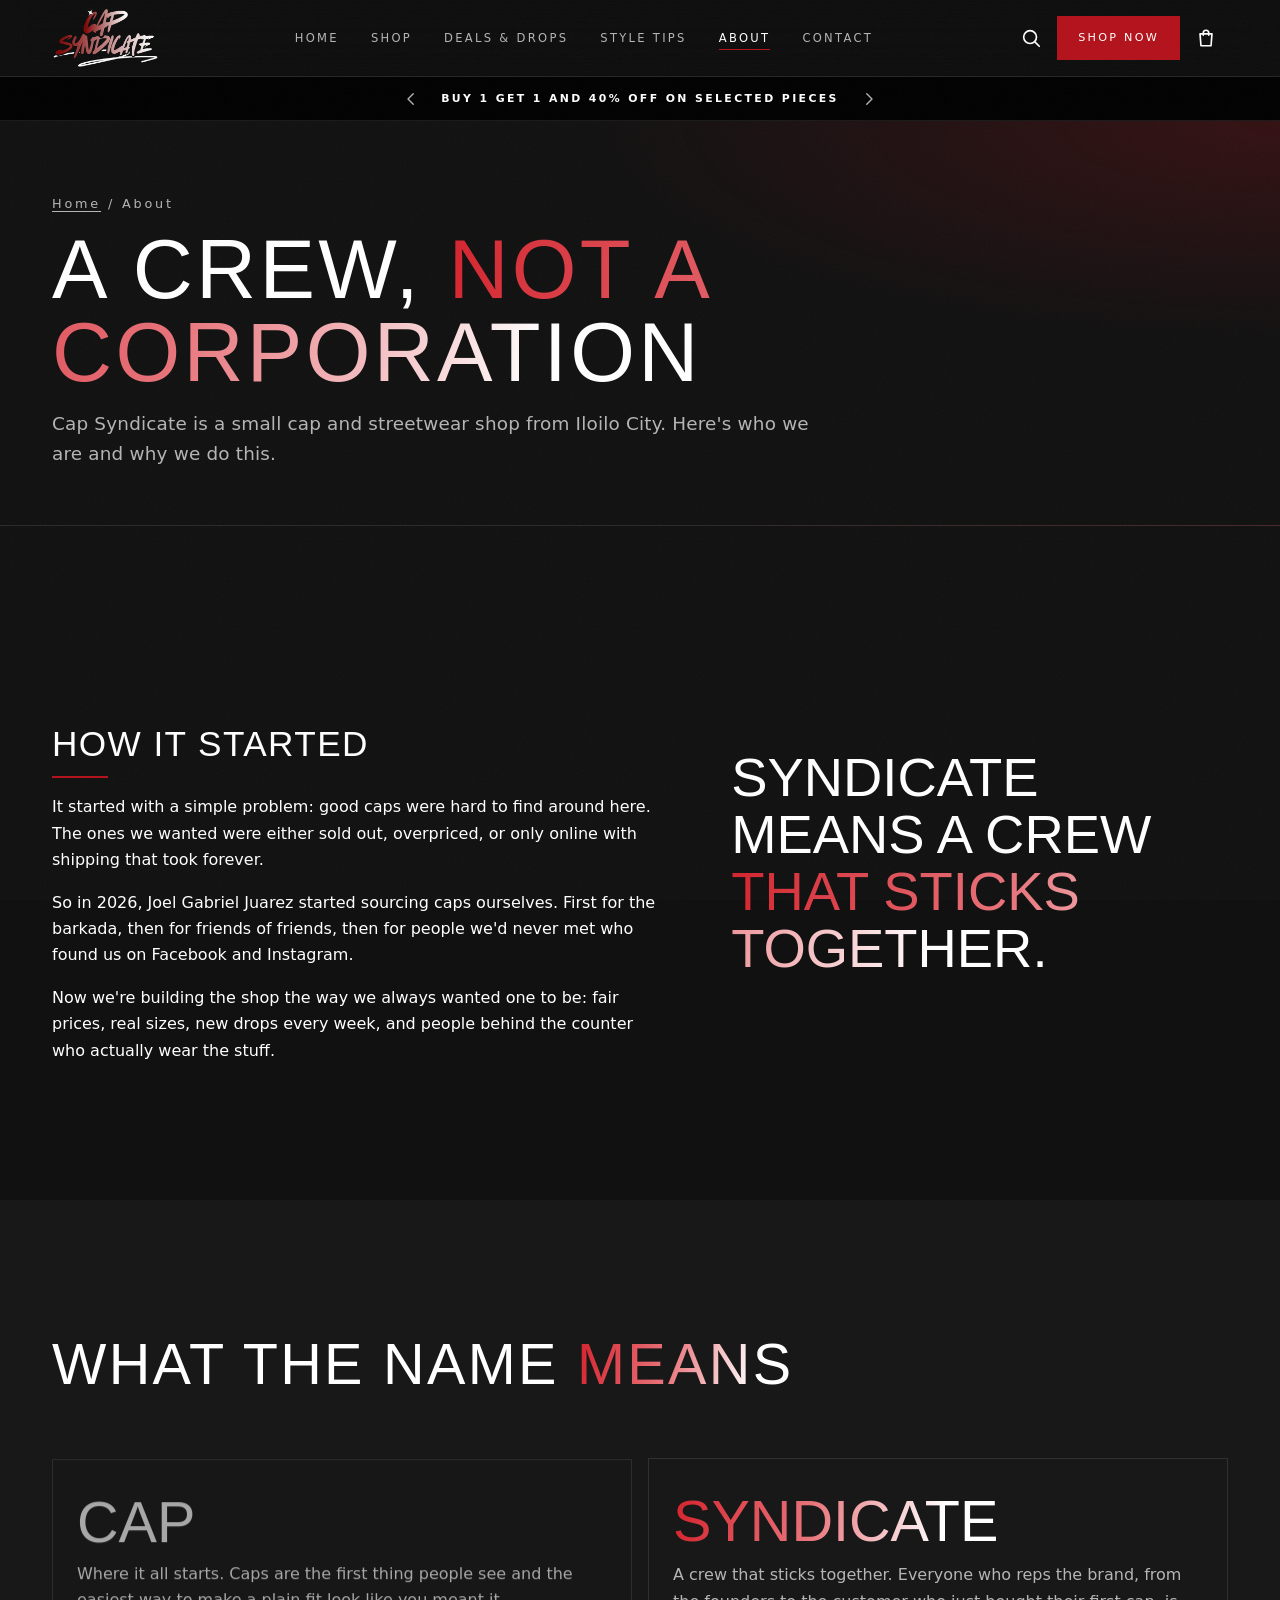
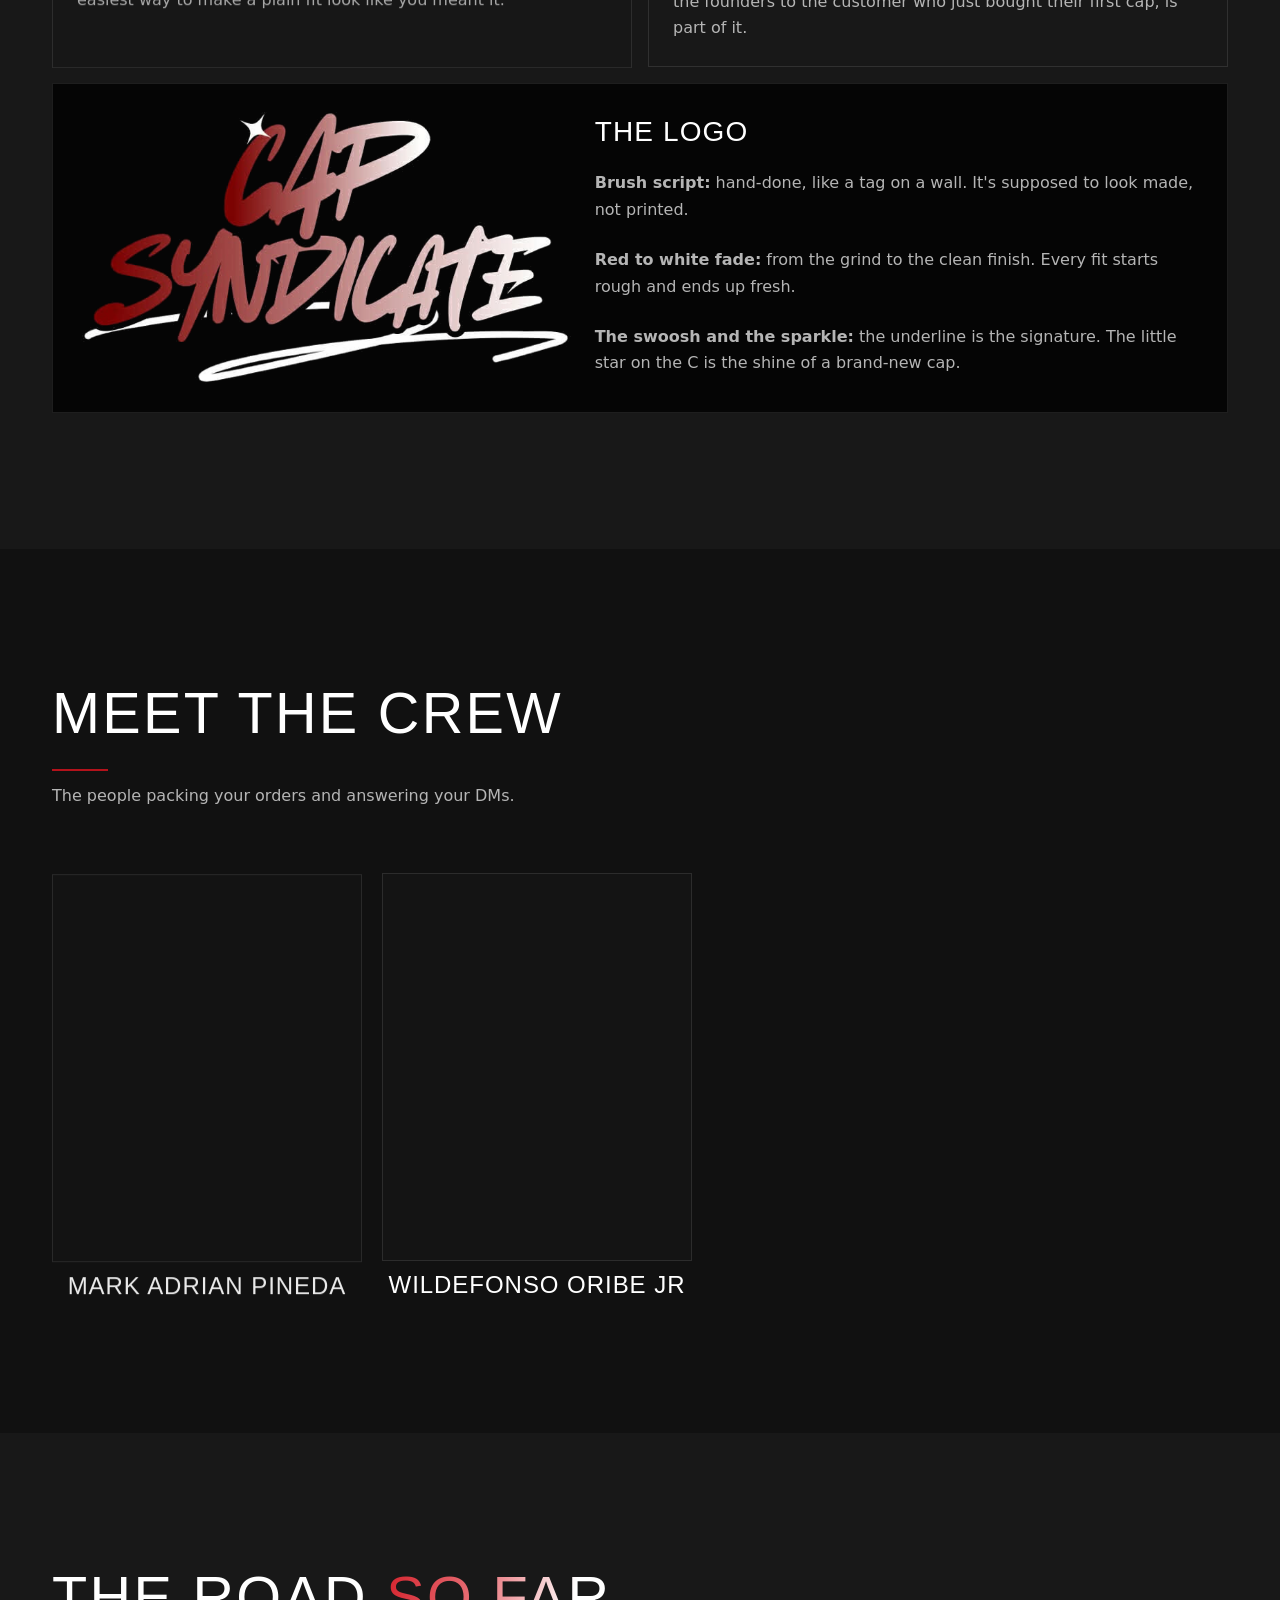
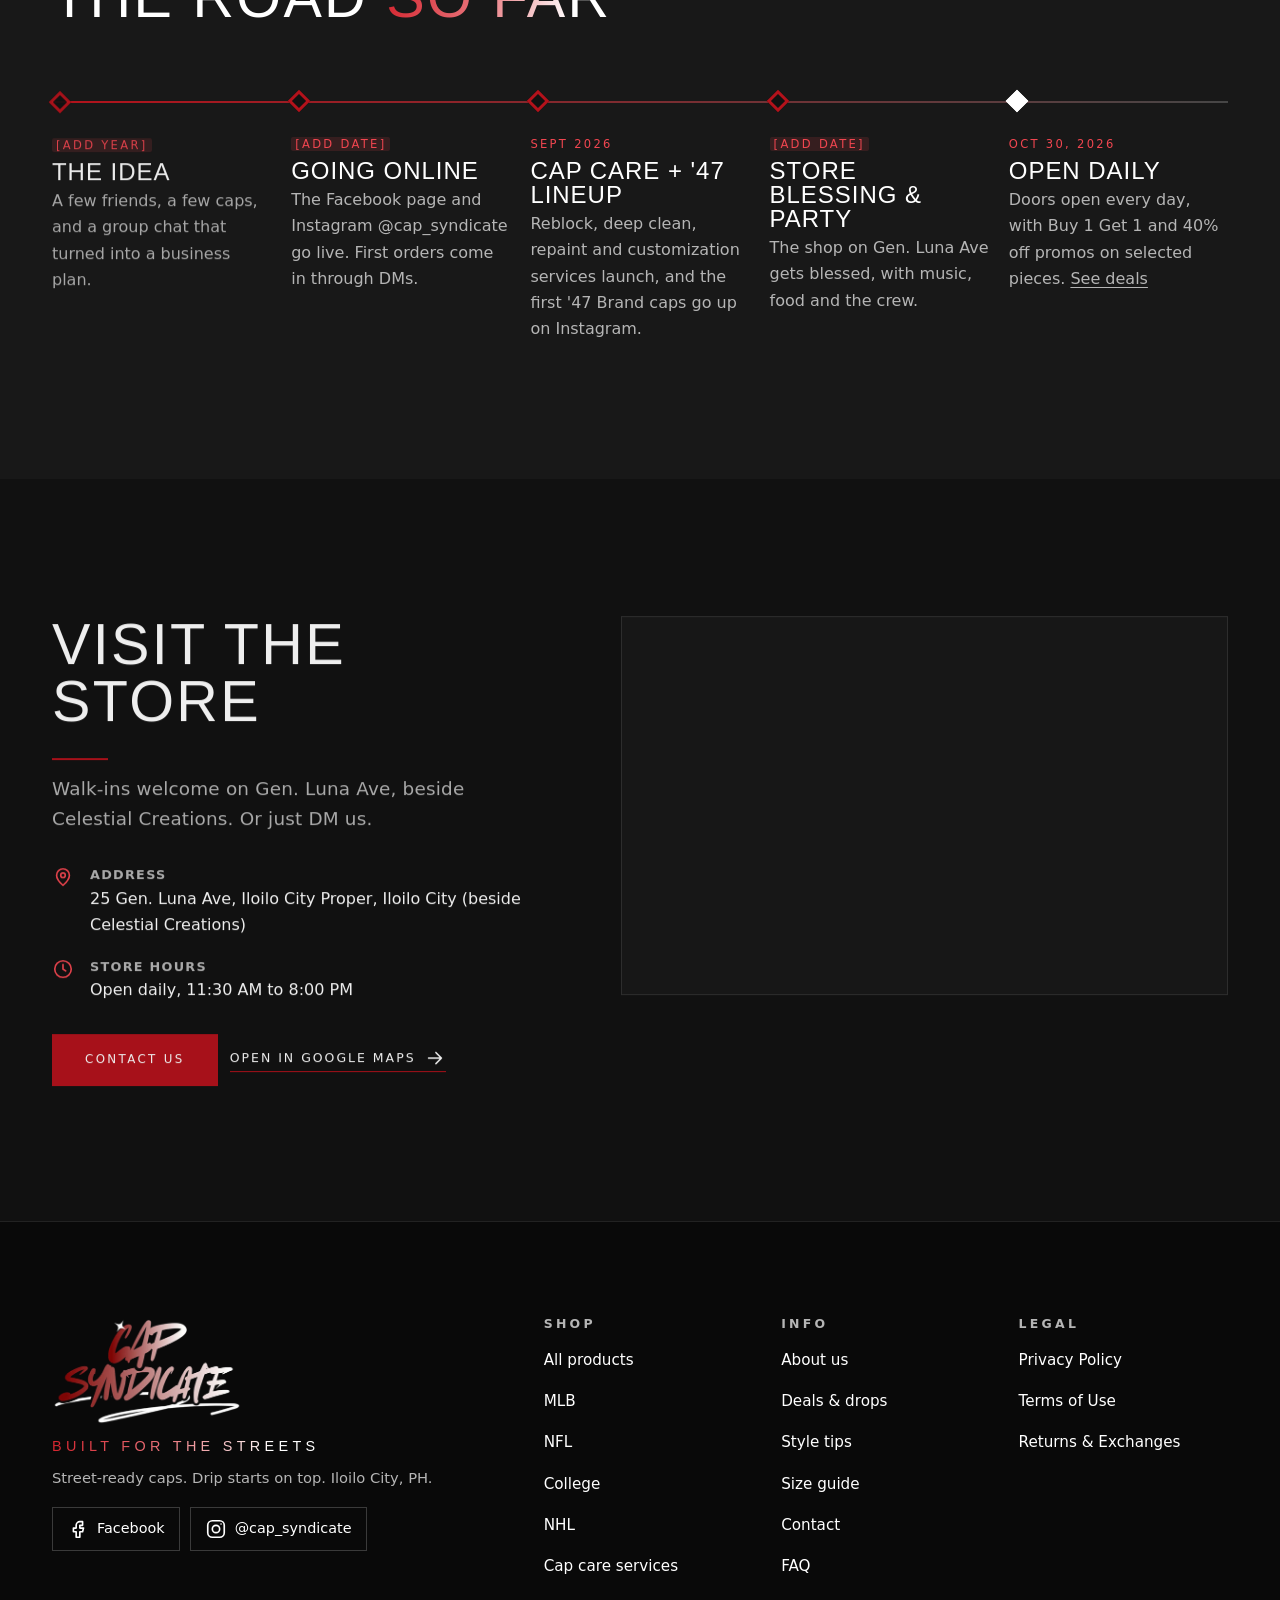
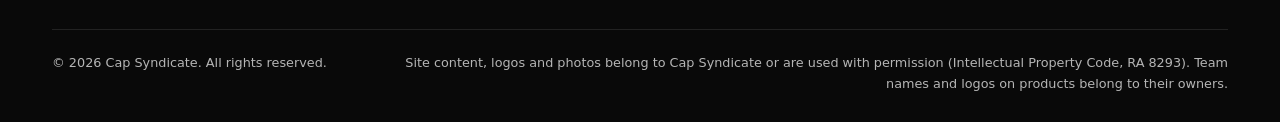
<file: frontend/about.html>
<!doctype html>
<html lang="en">
<head>
  <meta charset="utf-8">
  <meta name="viewport" content="width=device-width, initial-scale=1, viewport-fit=cover">
  <meta http-equiv="Content-Security-Policy" content="default-src 'self'; script-src 'self'; style-src 'self' https://fonts.googleapis.com; font-src https://fonts.gstatic.com; img-src 'self' data: https:; frame-src https://www.google.com https://maps.google.com; connect-src 'self' https:; form-action 'self' mailto: https:; base-uri 'self'; object-src 'none'">
  <title>About Us | Cap Syndicate</title>
  <meta name="description" content="The story behind Cap Syndicate: a crew that sticks together. Meet the crew, see what the logo means and find the store in Iloilo City.">
  <link rel="canonical" href="https://capsyndicate.com/about.html">
  <meta name="theme-color" content="#111111">
  <!-- Open Graph: what Facebook, Messenger and IG show when someone shares a link -->
  <meta property="og:type" content="website">
  <meta property="og:site_name" content="Cap Syndicate">
  <meta property="og:locale" content="en_PH">
  <meta property="og:title" content="About Us | Cap Syndicate">
  <meta property="og:description" content="The story behind Cap Syndicate: a crew that sticks together. Meet the crew, see what the logo means and find the store in Iloilo City.">
  <meta property="og:url" content="https://capsyndicate.com/about.html">
  <meta property="og:image" content="https://capsyndicate.com/images/og-image.jpg">
  <meta property="og:image:width" content="1200">
  <meta property="og:image:height" content="630">
  <meta property="og:image:alt" content="Cap Syndicate logo. Built for the Streets.">
  <meta name="twitter:card" content="summary_large_image">
  <link rel="icon" type="image/png" href="images/favicon.png">
  <link rel="apple-touch-icon" href="images/apple-touch-icon.png">
  <link rel="preconnect" href="https://fonts.googleapis.com">
  <link rel="preconnect" href="https://fonts.gstatic.com" crossorigin>
  <link rel="stylesheet" href="https://fonts.googleapis.com/css2?family=Bebas+Neue&amp;family=Permanent+Marker&amp;family=Poppins:wght@300;400;500;600&amp;display=swap">
  <link rel="stylesheet" href="css/style.css">
  <script src="js/products.js" defer></script>
  <script src="js/main.js" defer></script>
</head>
<body data-page="about">
  <a class="skip-link" href="#main">Skip to content</a>
  <svg class="sprite" aria-hidden="true" focusable="false" width="0" height="0"><defs><radialGradient id="g-floor" cx=".5" cy=".42" r=".62"><stop offset="0" stop-color="#303030"/><stop offset="1" stop-color="#1b1b1b" stop-opacity="0"/></radialGradient></defs><symbol id="i-menu" viewBox="0 0 24 24"><path d="M3 6h18M3 12h18M3 18h18"/></symbol><symbol id="i-close" viewBox="0 0 24 24"><path d="M6 6l12 12M18 6L6 18"/></symbol><symbol id="i-bag" viewBox="0 0 24 24"><path d="M5.5 7.5h13l-1 13h-11z"/><path d="M9 9V6.5a3 3 0 0 1 6 0V9"/></symbol><symbol id="i-search" viewBox="0 0 24 24"><circle cx="11" cy="11" r="7"/><path d="M16.5 16.5L21 21"/></symbol><symbol id="i-copy" viewBox="0 0 24 24"><rect x="9" y="9" width="11" height="11" rx="2"/><path d="M15 5V4a1 1 0 0 0-1-1H5a1 1 0 0 0-1 1v9a1 1 0 0 0 1 1h1"/></symbol><symbol id="i-plus" viewBox="0 0 24 24"><path d="M12 5v14M5 12h14"/></symbol><symbol id="i-minus" viewBox="0 0 24 24"><path d="M5 12h14"/></symbol><symbol id="i-arrow-right" viewBox="0 0 24 24"><path d="M5 12h14M13 6l6 6-6 6"/></symbol><symbol id="i-messenger" viewBox="0 0 24 24"><path d="M12 3C7 3 3 6.7 3 11.3c0 2.6 1.3 4.9 3.3 6.4V21l3.1-1.7c.8.2 1.7.4 2.6.4 5 0 9-3.7 9-8.4S17 3 12 3z"/><path d="M7.5 13.5l3-3.2 2.4 2.2 3.6-3.2"/></symbol><symbol id="i-instagram" viewBox="0 0 24 24"><rect x="3" y="3" width="18" height="18" rx="5"/><circle cx="12" cy="12" r="4"/><path d="M17.5 6.5h.01"/></symbol><symbol id="i-facebook" viewBox="0 0 24 24"><path d="M14 8h3V4h-3a4 4 0 0 0-4 4v3H7v4h3v6h4v-6h3l1-4h-4V8z"/></symbol><symbol id="i-mail" viewBox="0 0 24 24"><rect x="3" y="5" width="18" height="14" rx="2"/><path d="M3 7l9 6 9-6"/></symbol><symbol id="i-pin" viewBox="0 0 24 24"><path d="M12 21s-7-6.2-7-11a7 7 0 0 1 14 0c0 4.8-7 11-7 11z"/><circle cx="12" cy="10" r="2.5"/></symbol><symbol id="i-clock" viewBox="0 0 24 24"><circle cx="12" cy="12" r="9"/><path d="M12 7v5l3 2"/></symbol><symbol id="i-phone" viewBox="0 0 24 24"><path d="M5 4h4l2 5-2.5 1.5a11 11 0 0 0 5 5L15 13l5 2v4a2 2 0 0 1-2 2A16 16 0 0 1 3 6a2 2 0 0 1 2-2z"/></symbol><symbol id="i-gift" viewBox="0 0 24 24"><rect x="3" y="8" width="18" height="4"/><path d="M5 12v9h14v-9M12 8v13"/><path d="M12 8C10 4 6 4 6 6.5S12 8 12 8zM12 8c2-4 6-4 6-1.5S12 8 12 8z"/></symbol><symbol id="i-tag" viewBox="0 0 24 24"><path d="M3 12V4h8l10 10-8 8z"/><circle cx="7.5" cy="7.5" r="1.5"/></symbol><symbol id="i-users" viewBox="0 0 24 24"><circle cx="9" cy="8" r="3.5"/><path d="M3 20c0-3.3 2.7-6 6-6s6 2.7 6 6"/><path d="M16 4.5a3.5 3.5 0 0 1 0 7M18 14c2 .6 3 2.6 3 6"/></symbol><symbol id="i-pen" viewBox="0 0 24 24"><path d="M4 20l4-1L19 8l-3-3L5 16z"/><path d="M14 7l3 3"/></symbol><symbol id="i-calendar" viewBox="0 0 24 24"><rect x="3" y="5" width="18" height="16" rx="2"/><path d="M3 10h18M8 3v4M16 3v4"/></symbol><symbol id="i-truck" viewBox="0 0 24 24"><path d="M2 6h11v10H2zM13 9h4l3 3v4h-7z"/><circle cx="6.5" cy="17.5" r="1.8"/><circle cx="16.5" cy="17.5" r="1.8"/></symbol><symbol id="i-refresh" viewBox="0 0 24 24"><path d="M20 11a8 8 0 0 0-14-4L4 9M4 4v5h5M4 13a8 8 0 0 0 14 4l2-2M20 20v-5h-5"/></symbol><symbol id="i-shield" viewBox="0 0 24 24"><path d="M12 3l8 3v6c0 4.5-3.2 7.8-8 9-4.8-1.2-8-4.5-8-9V6z"/><path d="M8.5 12l2.5 2.5L15.5 10"/></symbol><symbol id="i-chevron-left" viewBox="0 0 24 24"><path d="M15 5l-7 7 7 7"/></symbol><symbol id="i-chevron-right" viewBox="0 0 24 24"><path d="M9 5l7 7-7 7"/></symbol><symbol id="i-info" viewBox="0 0 24 24"><circle cx="12" cy="12" r="9"/><path d="M12 11v6M12 7.5h.01"/></symbol><symbol id="i-sparkle" viewBox="0 0 24 24"><path fill="currentColor" stroke="none" d="M12 2l2.2 7.8L22 12l-7.8 2.2L12 22l-2.2-7.8L2 12l7.8-2.2z"/></symbol></svg>

  <header class="site-header">
    <div class="container header-inner">
      <button class="icon-btn menu-toggle" type="button" data-open-nav aria-controls="nav-drawer" aria-expanded="false">
        <svg class="icon" aria-hidden="true" focusable="false"><use href="#i-menu"></use></svg><span class="sr-only">Open menu</span>
      </button>
      <a class="brand" href="index.html" aria-label="Cap Syndicate home">
        <img src="images/logo-wordmark.png" alt="Cap Syndicate" width="400" height="225">
      </a>
      <nav class="main-nav" aria-label="Main">
        <ul><li><a href="index.html">Home</a></li><li><a href="products.html">Shop</a></li><li><a href="deals.html">Deals &amp; Drops</a></li><li><a href="tips.html">Style Tips</a></li><li><a href="about.html" aria-current="page">About</a></li><li><a href="contact.html">Contact</a></li></ul>
      </nav>
      <div class="header-actions">
        <a class="icon-btn" href="products.html?search=1"><svg class="icon" aria-hidden="true" focusable="false"><use href="#i-search"></use></svg><span class="sr-only">Search the shop</span></a>
        <a class="btn btn--primary btn--sm header-shop" href="products.html">Shop Now</a>
        <button class="icon-btn" type="button" data-open-cart aria-controls="cart-drawer">
          <svg class="icon" aria-hidden="true" focusable="false"><use href="#i-bag"></use></svg><span class="cart-count" data-cart-count data-count="0" aria-hidden="true">0</span><span class="sr-only">Open order list</span>
        </button>
      </div>
    </div>
  </header>

  <!-- Announcement carousel: messages come from SHOP_SETTINGS.announcements in js/products.js -->
  <div class="topbar" role="region" aria-roledescription="carousel" aria-label="Announcements">
    <button class="topbar-btn" type="button" data-topbar-prev><svg class="icon icon--sm" aria-hidden="true" focusable="false"><use href="#i-chevron-left"></use></svg><span class="sr-only">Previous announcement</span></button>
    <p class="topbar-msg" data-topbar aria-live="polite">New drops every week. <a href="deals.html">See deals</a></p>
    <button class="topbar-btn" type="button" data-topbar-next><svg class="icon icon--sm" aria-hidden="true" focusable="false"><use href="#i-chevron-right"></use></svg><span class="sr-only">Next announcement</span></button>
  </div>

  <!-- Mobile menu -->
  <dialog class="drawer" id="nav-drawer" aria-label="Menu">
    <div class="drawer-head">
      <img src="images/logo-wordmark.png" alt="" width="400" height="225" class="drawer-logo">
      <button class="icon-btn" type="button" data-close><svg class="icon" aria-hidden="true" focusable="false"><use href="#i-close"></use></svg><span class="sr-only">Close menu</span></button>
    </div>
    <div class="drawer-body">
      <nav class="mobile-nav" aria-label="Mobile">
        <ul><li><a href="index.html">Home<svg class="icon" aria-hidden="true" focusable="false"><use href="#i-arrow-right"></use></svg></a></li><li><a href="products.html">Shop<svg class="icon" aria-hidden="true" focusable="false"><use href="#i-arrow-right"></use></svg></a></li><li><a href="deals.html">Deals &amp; Drops<svg class="icon" aria-hidden="true" focusable="false"><use href="#i-arrow-right"></use></svg></a></li><li><a href="tips.html">Style Tips<svg class="icon" aria-hidden="true" focusable="false"><use href="#i-arrow-right"></use></svg></a></li><li><a href="about.html" aria-current="page">About<svg class="icon" aria-hidden="true" focusable="false"><use href="#i-arrow-right"></use></svg></a></li><li><a href="contact.html">Contact<svg class="icon" aria-hidden="true" focusable="false"><use href="#i-arrow-right"></use></svg></a></li></ul>
        <a class="btn btn--primary btn--block mt-3" href="products.html">Shop Now</a>
        <div class="socials">
          <a href="https://www.facebook.com/profile.php?id=61573261537346" target="_blank" rel="noopener noreferrer"><svg class="icon" aria-hidden="true" focusable="false"><use href="#i-facebook"></use></svg>Facebook</a>
          <a href="https://www.instagram.com/cap_syndicate/" target="_blank" rel="noopener noreferrer"><svg class="icon" aria-hidden="true" focusable="false"><use href="#i-instagram"></use></svg>@cap_syndicate</a>
        </div>
      </nav>
    </div>
  </dialog>
  <main id="main">
    <section class="page-hero">
      <div class="container">
        <nav class="breadcrumbs" aria-label="Breadcrumb"><a href="index.html">Home</a> / About</nav>
        <h1>A crew, <span class="text-gradient">not a corporation</span></h1>
        <p class="lead">Cap Syndicate is a small cap and streetwear shop from Iloilo City. Here's who we are and why we do this.</p>
      </div>
    </section>

    <!-- BRAND STORY: replace the [BRACKETS] with your real story -->
    <section class="section" aria-labelledby="story-title">
      <div class="container story-grid">
        <div class="prose reveal">
          <h2 id="story-title" class="swoosh">How it started</h2>
          <p>It started with a simple problem: good caps were hard to find around here. The ones we wanted were either sold out, overpriced, or only online with shipping that took forever.</p>
          <p>So in 2026, Joel Gabriel Juarez started sourcing caps ourselves. First for the barkada, then for friends of friends, then for people we'd never met who found us on Facebook and Instagram.</p>
          <p>Now we're building the shop the way we always wanted one to be: fair prices, real sizes, new drops every week, and people behind the counter who actually wear the stuff.</p>
        </div>
        <blockquote class="reveal">
          <p class="quote-big">Syndicate means a crew <span class="text-gradient">that sticks together.</span></p>
        </blockquote>
      </div>
    </section>

    <!-- NAME + LOGO MEANING -->
    <section class="section section--alt torn-top" aria-labelledby="meaning-title">
      <div class="container">
        <div class="section-head">
          <h2 id="meaning-title">What the name <span class="text-gradient">means</span></h2>
        </div>
        <div class="meaning reveal-stagger">
          <article class="meaning-item">
            <p class="word">Cap</p>
            <p>Where it all starts. Caps are the first thing people see and the easiest way to make a plain fit look like you meant it.</p>
          </article>
          <article class="meaning-item">
            <p class="word text-gradient">Syndicate</p>
            <p>A crew that sticks together. Everyone who reps the brand, from the founders to the customer who just bought their first cap, is part of it.</p>
          </article>
          <article class="meaning-item meaning-item--logo">
            <img src="images/logo-wordmark-lg.png" alt="Cap Syndicate logo" width="720" height="405" loading="lazy">
            <div class="stack">
              <h3>The logo</h3>
              <p class="muted"><strong>Brush script:</strong> hand-done, like a tag on a wall. It's supposed to look made, not printed.</p>
              <p class="muted"><strong>Red to white fade:</strong> from the grind to the clean finish. Every fit starts rough and ends up fresh.</p>
              <p class="muted"><strong>The swoosh and the sparkle:</strong> the underline is the signature. The little star on the C is the shine of a brand-new cap.</p>
            </div>
          </article>
        </div>
      </div>
    </section>

    <!-- MEET THE CREW: drop photos in images/crew/ and replace the placeholders -->
    <section class="section torn-top" aria-labelledby="crew-title">
      <div class="container">
        <div class="section-head">
          <h2 id="crew-title" class="swoosh">Meet the crew</h2>
          <p>The people packing your orders and answering your DMs.</p>
        </div>
        <div class="crew-grid reveal-stagger">
          <article class="crew-card">
            <div class="crew-photo">
              <picture><source type="image/avif" srcset="images/crew/mark-adrian-pineda.avif"><img src="images/crew/mark-adrian-pineda.jpg" alt="Mark Adrian Pineda" width="614" height="768" loading="lazy" decoding="async"></picture>
            </div>
            <h3>Mark Adrian Pineda</h3>
          </article>
          <article class="crew-card">
            <div class="crew-photo">
              <picture><source type="image/avif" srcset="images/crew/wildefonso-oribe-jr.avif"><img src="images/crew/wildefonso-oribe-jr.jpg" alt="Wildefonso Oribe Jr" width="646" height="808" loading="lazy" decoding="async"></picture>
            </div>
            <h3>Wildefonso Oribe Jr</h3>
          </article>
        </div>
      </div>
    </section>

    <!-- MILESTONES -->
    <section class="section section--alt torn-top" aria-labelledby="timeline-title">
      <div class="container">
        <div class="section-head">
          <h2 id="timeline-title">The road <span class="text-gradient">so far</span></h2>
        </div>
        <ol class="timeline reveal-stagger">
          <li>
            <span class="when ph">[ADD YEAR]</span>
            <h3>The idea</h3>
            <p>A few friends, a few caps, and a group chat that turned into a business plan.</p>
          </li>
          <li>
            <span class="when ph">[ADD DATE]</span>
            <h3>Going online</h3>
            <p>The Facebook page and Instagram @cap_syndicate go live. First orders come in through DMs.</p>
          </li>
          <li>
            <span class="when">Sept 2026</span>
            <h3>Cap care + '47 lineup</h3>
            <p>Reblock, deep clean, repaint and customization services launch, and the first '47 Brand caps go up on Instagram.</p>
          </li>
          <li>
            <span class="when ph">[ADD DATE]</span>
            <h3>Store blessing &amp; party</h3>
            <p>The shop on Gen. Luna Ave gets blessed, with music, food and the crew.</p>
          </li>
          <li class="is-next">
            <span class="when">Oct 30, 2026</span>
            <h3>Open daily</h3>
            <p>Doors open every day, with Buy 1 Get 1 and 40% off promos on selected pieces. <a href="deals.html">See deals</a></p>
          </li>
        </ol>
      </div>
    </section>

    <!-- LOCATION -->
    <section class="section torn-top" aria-labelledby="visit-title">
      <div class="container split">
        <div class="stack reveal">
          <h2 id="visit-title" class="swoosh">Visit the store</h2>
          <p class="lead">Walk-ins welcome on Gen. Luna Ave, beside Celestial Creations. Or just DM us.</p>
          <ul class="info-list mt-2">
            <li><svg class="icon" aria-hidden="true" focusable="false"><use href="#i-pin"></use></svg><div><strong>Address</strong><span data-setting="address">25 Gen. Luna Ave, Iloilo City Proper, Iloilo City (beside Celestial Creations)</span></div></li>
            <li><svg class="icon" aria-hidden="true" focusable="false"><use href="#i-clock"></use></svg><div><strong>Store hours</strong><span data-setting="hours">Open daily, 11:30 AM to 8:00 PM</span></div></li>
          </ul>
          <div class="flex-gap mt-2">
            <a class="btn btn--primary" href="contact.html">Contact us</a>
            <a class="link-arrow" data-map-link href="https://www.google.com/maps/search/?api=1&amp;query=Iloilo+City" target="_blank" rel="noopener noreferrer">Open in Google Maps <svg class="icon" aria-hidden="true" focusable="false"><use href="#i-arrow-right"></use></svg></a>
          </div>
        </div>
        <div class="map-wrap reveal">
          <iframe data-map title="Map showing Cap Syndicate's location in Iloilo City" loading="lazy" referrerpolicy="no-referrer-when-downgrade"></iframe>
        </div>
      </div>
    </section>
  </main>

  <!-- Order list (saved in this browser with localStorage, no payment) -->
  <dialog class="drawer drawer--right" id="cart-drawer" aria-labelledby="cart-title">
    <div class="drawer-head">
      <h2 id="cart-title">Order list</h2>
      <button class="icon-btn" type="button" data-close><svg class="icon" aria-hidden="true" focusable="false"><use href="#i-close"></use></svg><span class="sr-only">Close order list</span></button>
    </div>
    <div class="drawer-body">
      <div class="cart-empty" id="cart-empty">
        <p class="marker">Nothing here yet.</p>
        <p>Add caps from the shop, then send the list to us on Messenger.</p>
        <a class="btn btn--primary" href="products.html">Browse the shop</a>
      </div>
      <ul class="cart-items" id="cart-items"></ul>
      <form class="stack mt-3" id="cart-details" hidden>
        <div class="field"><label for="cart-name">Your name <span class="muted">(optional)</span></label><input class="input" id="cart-name" name="name" autocomplete="name" maxlength="60"></div>
        <div class="field"><label for="cart-code">Promo code <span class="muted">(optional)</span></label><input class="input" id="cart-code" name="code" maxlength="30" autocapitalize="characters"></div>
        <div class="field"><label for="cart-notes">Notes <span class="muted">(pickup or delivery, your city)</span></label><textarea class="textarea" id="cart-notes" name="notes" maxlength="300" rows="3"></textarea></div>
      </form>
    </div>
    <div class="drawer-foot" id="cart-foot" hidden>
      <div class="cart-subtotal"><span>Estimated total</span><span id="cart-subtotal">&#8369;0</span></div>
      <p class="cart-note">No payment on this site. We confirm stock, shipping fee and payment with you in chat.</p>
      <button class="btn btn--primary btn--block" type="button" data-send-messenger><svg class="icon" aria-hidden="true" focusable="false"><use href="#i-messenger"></use></svg>Send order via Messenger</button>
      <button class="btn btn--ghost btn--block" type="button" data-send-email><svg class="icon" aria-hidden="true" focusable="false"><use href="#i-mail"></use></svg>Email order</button>
      <button class="remove-btn" type="button" data-clear-cart>Clear list</button>
    </div>
  </dialog>

  <!-- Product details -->
  <dialog class="modal" id="product-modal" aria-labelledby="pm-title">
    <button class="icon-btn modal-close" type="button"><svg class="icon" aria-hidden="true" focusable="false"><use href="#i-close"></use></svg><span class="sr-only">Close product details</span></button>
    <div class="modal-scroll" id="pm-body"></div>
  </dialog>

  <div class="toast" id="toast" role="status" aria-live="polite" hidden></div>

  <footer class="site-footer torn-top">
    <div class="container">
      <div class="footer-top">
        <div class="footer-brand">
          <a href="index.html" aria-label="Cap Syndicate home"><img src="images/logo-wordmark.png" alt="Cap Syndicate" width="400" height="225" loading="lazy"></a>
          <p class="tag"><span class="text-gradient">BUILT FOR THE STREETS</span></p>
          <p>Street-ready caps. Drip starts on top. Iloilo City, PH.</p>
          <div class="socials mt-2">
            <a href="https://www.facebook.com/profile.php?id=61573261537346" target="_blank" rel="noopener noreferrer"><svg class="icon" aria-hidden="true" focusable="false"><use href="#i-facebook"></use></svg>Facebook</a>
            <a href="https://www.instagram.com/cap_syndicate/" target="_blank" rel="noopener noreferrer"><svg class="icon" aria-hidden="true" focusable="false"><use href="#i-instagram"></use></svg>@cap_syndicate</a>
          </div>
        </div>
        <div class="footer-cols">
          <nav class="footer-col" aria-label="Shop links">
            <h2>Shop</h2>
            <ul>
              <li><a href="products.html">All products</a></li>
              <li><a href="products.html?cat=mlb">MLB</a></li>
              <li><a href="products.html?cat=nfl">NFL</a></li>
              <li><a href="products.html?cat=college">College</a></li>
              <li><a href="products.html?cat=nhl">NHL</a></li>
              <li><a href="products.html#services-title">Cap care services</a></li>
            </ul>
          </nav>
          <nav class="footer-col" aria-label="Info links">
            <h2>Info</h2>
            <ul>
              <li><a href="about.html">About us</a></li>
              <li><a href="deals.html">Deals &amp; drops</a></li>
              <li><a href="tips.html">Style tips</a></li>
              <li><a href="tips.html#size-guide">Size guide</a></li>
              <li><a href="contact.html">Contact</a></li>
              <li><a href="contact.html#faq">FAQ</a></li>
            </ul>
          </nav>
          <nav class="footer-col" aria-label="Legal links">
            <h2>Legal</h2>
            <ul>
              <li><a href="privacy.html">Privacy Policy</a></li>
              <li><a href="terms.html">Terms of Use</a></li>
              <li><a href="terms.html#returns">Returns &amp; Exchanges</a></li>
            </ul>
          </nav>
        </div>
      </div>
      <div class="footer-bottom">
        <p>&copy; 2026 Cap Syndicate. All rights reserved.</p>
        <p>Site content, logos and photos belong to Cap Syndicate or are used with permission (Intellectual Property Code, RA 8293). Team names and logos on products belong to their owners.</p>
      </div>
    </div>
  </footer>
</body>
</html>
</file>
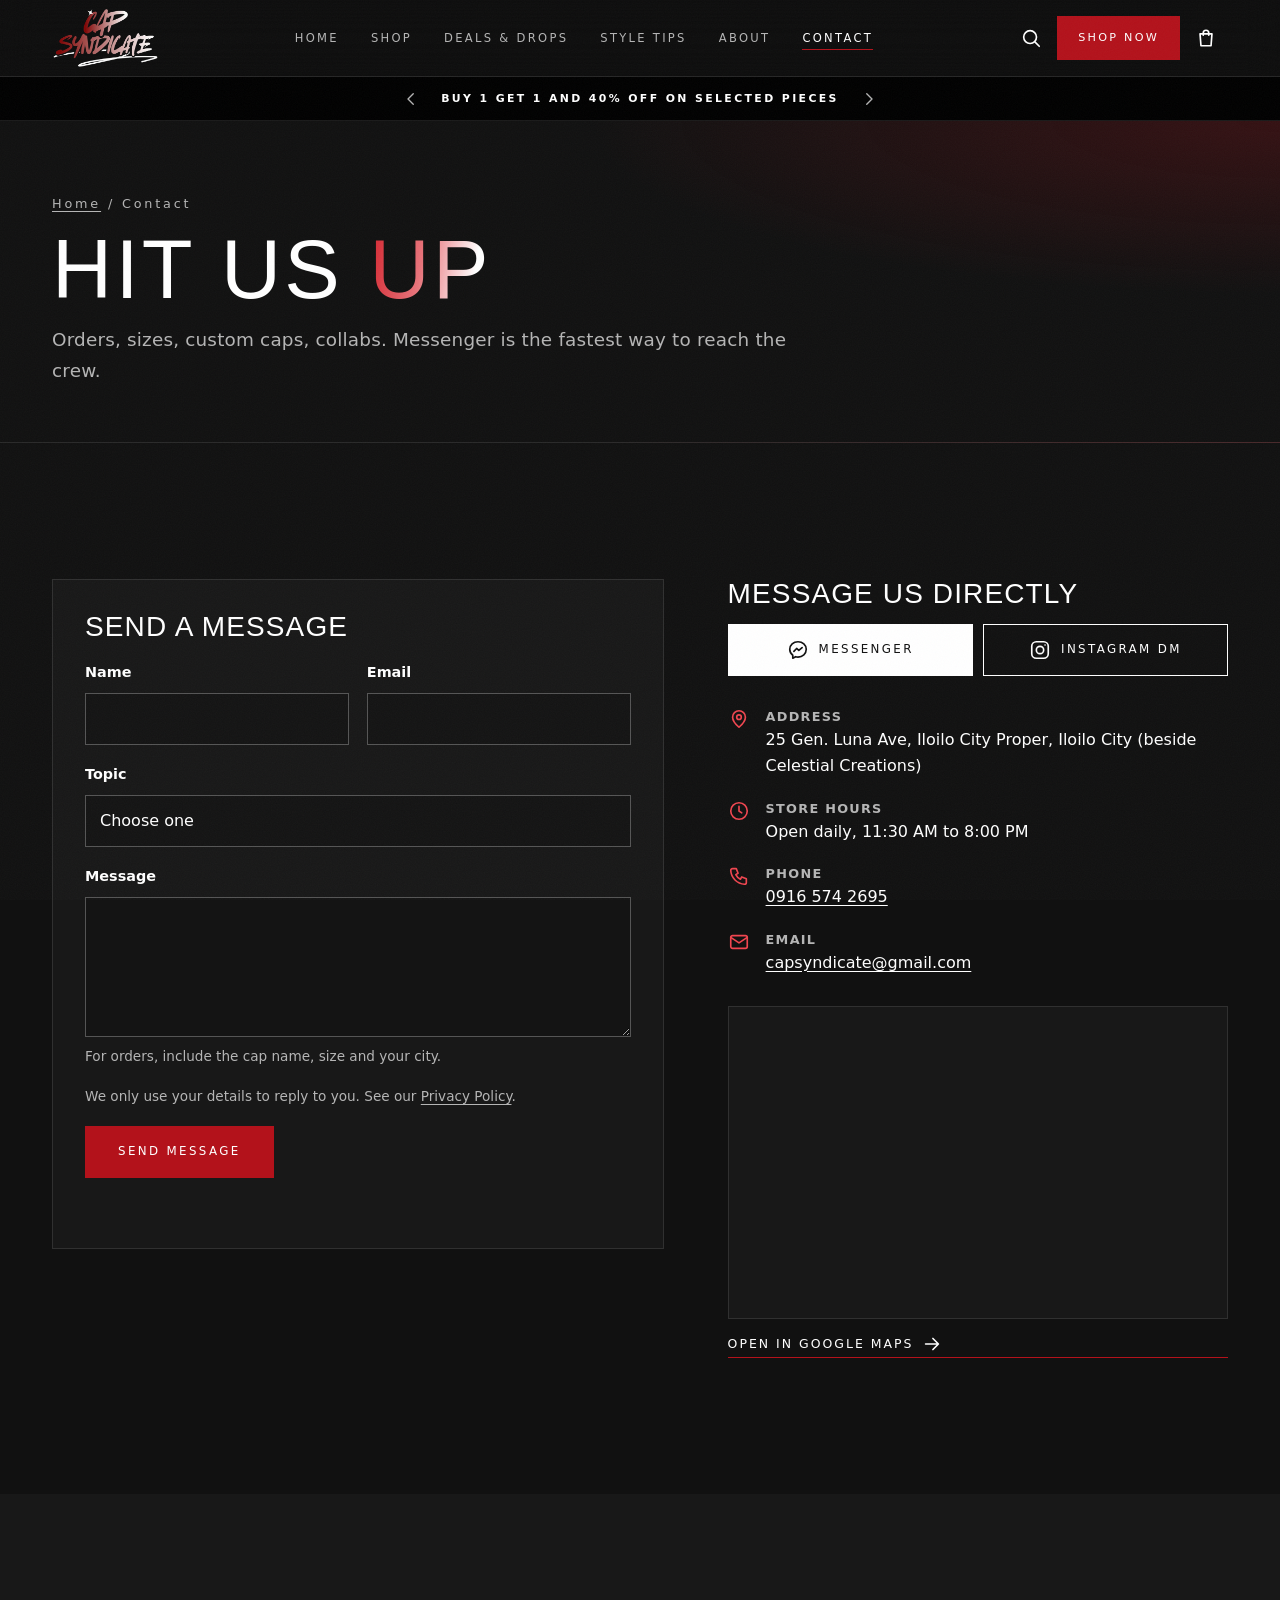
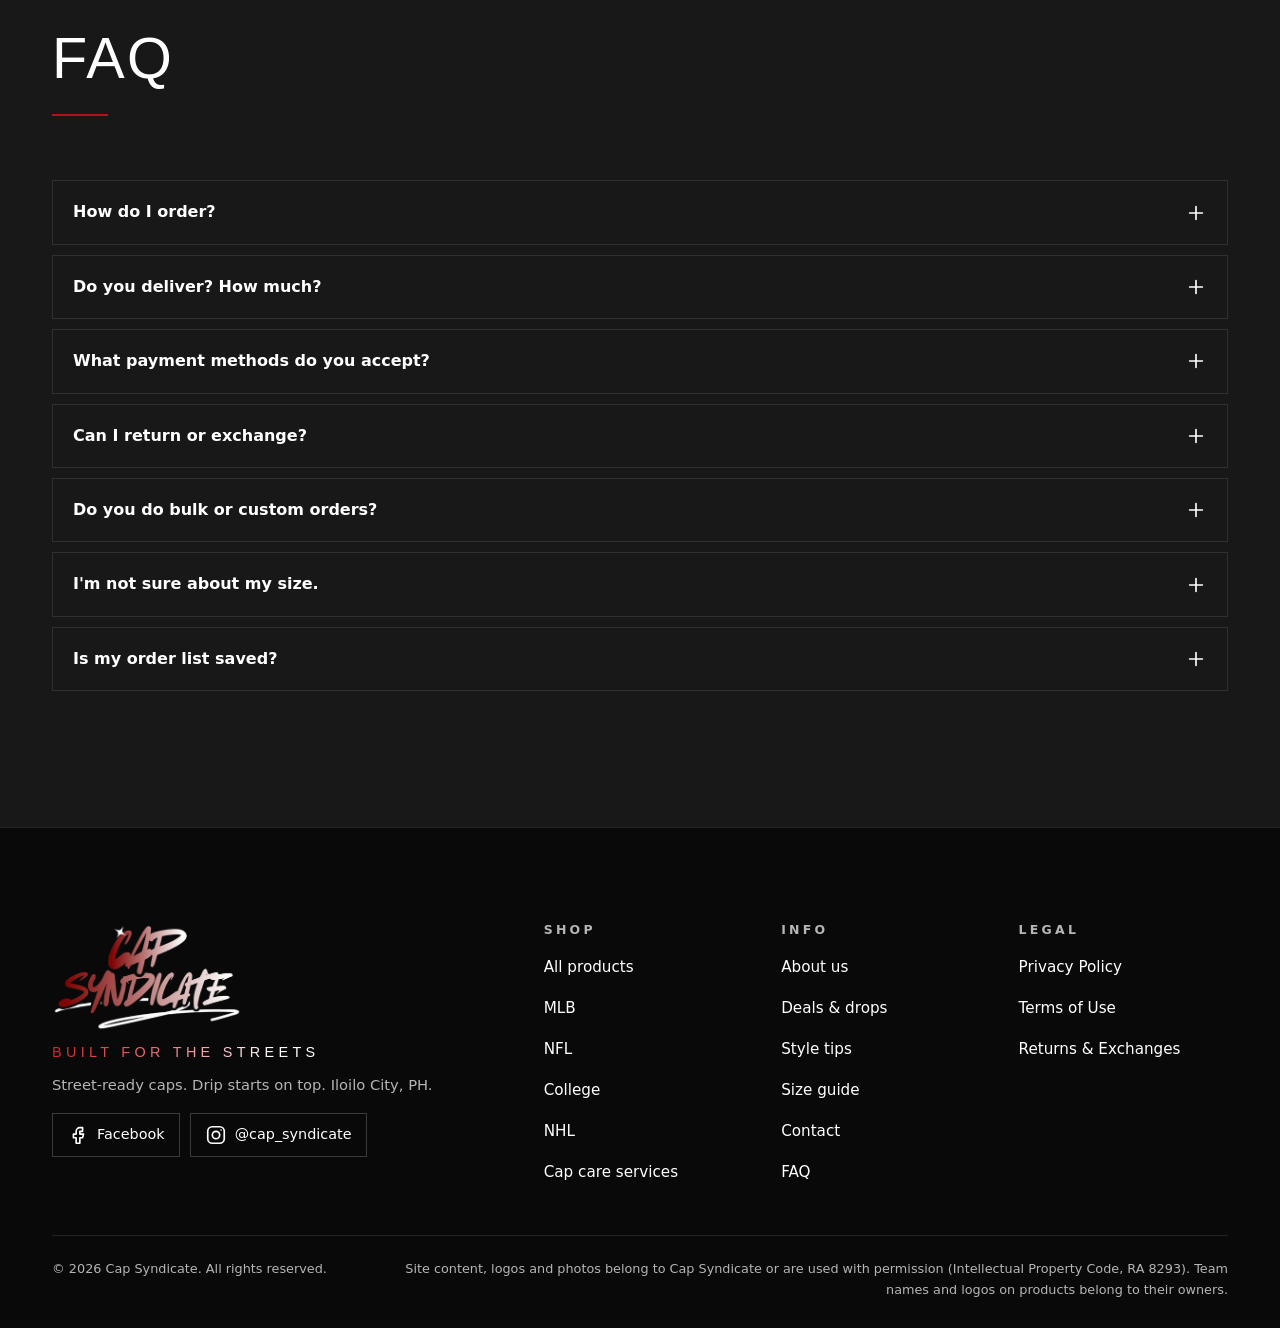
<file: frontend/contact.html>
<!doctype html>
<html lang="en">
<head>
  <meta charset="utf-8">
  <meta name="viewport" content="width=device-width, initial-scale=1, viewport-fit=cover">
  <meta http-equiv="Content-Security-Policy" content="default-src 'self'; script-src 'self'; style-src 'self' https://fonts.googleapis.com; font-src https://fonts.gstatic.com; img-src 'self' data: https:; frame-src https://www.google.com https://maps.google.com; connect-src 'self' https:; form-action 'self' mailto: https:; base-uri 'self'; object-src 'none'">
  <title>Contact Us | Cap Syndicate</title>
  <meta name="description" content="Message Cap Syndicate on Messenger or Instagram, send us a note, and find answers on shipping, returns, payment and bulk orders.">
  <link rel="canonical" href="https://capsyndicate.com/contact.html">
  <meta name="theme-color" content="#111111">
  <!-- Open Graph: what Facebook, Messenger and IG show when someone shares a link -->
  <meta property="og:type" content="website">
  <meta property="og:site_name" content="Cap Syndicate">
  <meta property="og:locale" content="en_PH">
  <meta property="og:title" content="Contact Us | Cap Syndicate">
  <meta property="og:description" content="Message Cap Syndicate on Messenger or Instagram, send us a note, and find answers on shipping, returns, payment and bulk orders.">
  <meta property="og:url" content="https://capsyndicate.com/contact.html">
  <meta property="og:image" content="https://capsyndicate.com/images/og-image.jpg">
  <meta property="og:image:width" content="1200">
  <meta property="og:image:height" content="630">
  <meta property="og:image:alt" content="Cap Syndicate logo. Built for the Streets.">
  <meta name="twitter:card" content="summary_large_image">
  <link rel="icon" type="image/png" href="images/favicon.png">
  <link rel="apple-touch-icon" href="images/apple-touch-icon.png">
  <link rel="preconnect" href="https://fonts.googleapis.com">
  <link rel="preconnect" href="https://fonts.gstatic.com" crossorigin>
  <link rel="stylesheet" href="https://fonts.googleapis.com/css2?family=Bebas+Neue&amp;family=Permanent+Marker&amp;family=Poppins:wght@300;400;500;600&amp;display=swap">
  <link rel="stylesheet" href="css/style.css">
  <script src="js/products.js" defer></script>
  <script src="js/main.js" defer></script>
</head>
<body data-page="contact">
  <a class="skip-link" href="#main">Skip to content</a>
  <svg class="sprite" aria-hidden="true" focusable="false" width="0" height="0"><defs><radialGradient id="g-floor" cx=".5" cy=".42" r=".62"><stop offset="0" stop-color="#303030"/><stop offset="1" stop-color="#1b1b1b" stop-opacity="0"/></radialGradient></defs><symbol id="i-menu" viewBox="0 0 24 24"><path d="M3 6h18M3 12h18M3 18h18"/></symbol><symbol id="i-close" viewBox="0 0 24 24"><path d="M6 6l12 12M18 6L6 18"/></symbol><symbol id="i-bag" viewBox="0 0 24 24"><path d="M5.5 7.5h13l-1 13h-11z"/><path d="M9 9V6.5a3 3 0 0 1 6 0V9"/></symbol><symbol id="i-search" viewBox="0 0 24 24"><circle cx="11" cy="11" r="7"/><path d="M16.5 16.5L21 21"/></symbol><symbol id="i-copy" viewBox="0 0 24 24"><rect x="9" y="9" width="11" height="11" rx="2"/><path d="M15 5V4a1 1 0 0 0-1-1H5a1 1 0 0 0-1 1v9a1 1 0 0 0 1 1h1"/></symbol><symbol id="i-plus" viewBox="0 0 24 24"><path d="M12 5v14M5 12h14"/></symbol><symbol id="i-minus" viewBox="0 0 24 24"><path d="M5 12h14"/></symbol><symbol id="i-arrow-right" viewBox="0 0 24 24"><path d="M5 12h14M13 6l6 6-6 6"/></symbol><symbol id="i-messenger" viewBox="0 0 24 24"><path d="M12 3C7 3 3 6.7 3 11.3c0 2.6 1.3 4.9 3.3 6.4V21l3.1-1.7c.8.2 1.7.4 2.6.4 5 0 9-3.7 9-8.4S17 3 12 3z"/><path d="M7.5 13.5l3-3.2 2.4 2.2 3.6-3.2"/></symbol><symbol id="i-instagram" viewBox="0 0 24 24"><rect x="3" y="3" width="18" height="18" rx="5"/><circle cx="12" cy="12" r="4"/><path d="M17.5 6.5h.01"/></symbol><symbol id="i-facebook" viewBox="0 0 24 24"><path d="M14 8h3V4h-3a4 4 0 0 0-4 4v3H7v4h3v6h4v-6h3l1-4h-4V8z"/></symbol><symbol id="i-mail" viewBox="0 0 24 24"><rect x="3" y="5" width="18" height="14" rx="2"/><path d="M3 7l9 6 9-6"/></symbol><symbol id="i-pin" viewBox="0 0 24 24"><path d="M12 21s-7-6.2-7-11a7 7 0 0 1 14 0c0 4.8-7 11-7 11z"/><circle cx="12" cy="10" r="2.5"/></symbol><symbol id="i-clock" viewBox="0 0 24 24"><circle cx="12" cy="12" r="9"/><path d="M12 7v5l3 2"/></symbol><symbol id="i-phone" viewBox="0 0 24 24"><path d="M5 4h4l2 5-2.5 1.5a11 11 0 0 0 5 5L15 13l5 2v4a2 2 0 0 1-2 2A16 16 0 0 1 3 6a2 2 0 0 1 2-2z"/></symbol><symbol id="i-gift" viewBox="0 0 24 24"><rect x="3" y="8" width="18" height="4"/><path d="M5 12v9h14v-9M12 8v13"/><path d="M12 8C10 4 6 4 6 6.5S12 8 12 8zM12 8c2-4 6-4 6-1.5S12 8 12 8z"/></symbol><symbol id="i-tag" viewBox="0 0 24 24"><path d="M3 12V4h8l10 10-8 8z"/><circle cx="7.5" cy="7.5" r="1.5"/></symbol><symbol id="i-users" viewBox="0 0 24 24"><circle cx="9" cy="8" r="3.5"/><path d="M3 20c0-3.3 2.7-6 6-6s6 2.7 6 6"/><path d="M16 4.5a3.5 3.5 0 0 1 0 7M18 14c2 .6 3 2.6 3 6"/></symbol><symbol id="i-pen" viewBox="0 0 24 24"><path d="M4 20l4-1L19 8l-3-3L5 16z"/><path d="M14 7l3 3"/></symbol><symbol id="i-calendar" viewBox="0 0 24 24"><rect x="3" y="5" width="18" height="16" rx="2"/><path d="M3 10h18M8 3v4M16 3v4"/></symbol><symbol id="i-truck" viewBox="0 0 24 24"><path d="M2 6h11v10H2zM13 9h4l3 3v4h-7z"/><circle cx="6.5" cy="17.5" r="1.8"/><circle cx="16.5" cy="17.5" r="1.8"/></symbol><symbol id="i-refresh" viewBox="0 0 24 24"><path d="M20 11a8 8 0 0 0-14-4L4 9M4 4v5h5M4 13a8 8 0 0 0 14 4l2-2M20 20v-5h-5"/></symbol><symbol id="i-shield" viewBox="0 0 24 24"><path d="M12 3l8 3v6c0 4.5-3.2 7.8-8 9-4.8-1.2-8-4.5-8-9V6z"/><path d="M8.5 12l2.5 2.5L15.5 10"/></symbol><symbol id="i-chevron-left" viewBox="0 0 24 24"><path d="M15 5l-7 7 7 7"/></symbol><symbol id="i-chevron-right" viewBox="0 0 24 24"><path d="M9 5l7 7-7 7"/></symbol><symbol id="i-info" viewBox="0 0 24 24"><circle cx="12" cy="12" r="9"/><path d="M12 11v6M12 7.5h.01"/></symbol><symbol id="i-sparkle" viewBox="0 0 24 24"><path fill="currentColor" stroke="none" d="M12 2l2.2 7.8L22 12l-7.8 2.2L12 22l-2.2-7.8L2 12l7.8-2.2z"/></symbol></svg>

  <header class="site-header">
    <div class="container header-inner">
      <button class="icon-btn menu-toggle" type="button" data-open-nav aria-controls="nav-drawer" aria-expanded="false">
        <svg class="icon" aria-hidden="true" focusable="false"><use href="#i-menu"></use></svg><span class="sr-only">Open menu</span>
      </button>
      <a class="brand" href="index.html" aria-label="Cap Syndicate home">
        <img src="images/logo-wordmark.png" alt="Cap Syndicate" width="400" height="225">
      </a>
      <nav class="main-nav" aria-label="Main">
        <ul><li><a href="index.html">Home</a></li><li><a href="products.html">Shop</a></li><li><a href="deals.html">Deals &amp; Drops</a></li><li><a href="tips.html">Style Tips</a></li><li><a href="about.html">About</a></li><li><a href="contact.html" aria-current="page">Contact</a></li></ul>
      </nav>
      <div class="header-actions">
        <a class="icon-btn" href="products.html?search=1"><svg class="icon" aria-hidden="true" focusable="false"><use href="#i-search"></use></svg><span class="sr-only">Search the shop</span></a>
        <a class="btn btn--primary btn--sm header-shop" href="products.html">Shop Now</a>
        <button class="icon-btn" type="button" data-open-cart aria-controls="cart-drawer">
          <svg class="icon" aria-hidden="true" focusable="false"><use href="#i-bag"></use></svg><span class="cart-count" data-cart-count data-count="0" aria-hidden="true">0</span><span class="sr-only">Open order list</span>
        </button>
      </div>
    </div>
  </header>

  <!-- Announcement carousel: messages come from SHOP_SETTINGS.announcements in js/products.js -->
  <div class="topbar" role="region" aria-roledescription="carousel" aria-label="Announcements">
    <button class="topbar-btn" type="button" data-topbar-prev><svg class="icon icon--sm" aria-hidden="true" focusable="false"><use href="#i-chevron-left"></use></svg><span class="sr-only">Previous announcement</span></button>
    <p class="topbar-msg" data-topbar aria-live="polite">New drops every week. <a href="deals.html">See deals</a></p>
    <button class="topbar-btn" type="button" data-topbar-next><svg class="icon icon--sm" aria-hidden="true" focusable="false"><use href="#i-chevron-right"></use></svg><span class="sr-only">Next announcement</span></button>
  </div>

  <!-- Mobile menu -->
  <dialog class="drawer" id="nav-drawer" aria-label="Menu">
    <div class="drawer-head">
      <img src="images/logo-wordmark.png" alt="" width="400" height="225" class="drawer-logo">
      <button class="icon-btn" type="button" data-close><svg class="icon" aria-hidden="true" focusable="false"><use href="#i-close"></use></svg><span class="sr-only">Close menu</span></button>
    </div>
    <div class="drawer-body">
      <nav class="mobile-nav" aria-label="Mobile">
        <ul><li><a href="index.html">Home<svg class="icon" aria-hidden="true" focusable="false"><use href="#i-arrow-right"></use></svg></a></li><li><a href="products.html">Shop<svg class="icon" aria-hidden="true" focusable="false"><use href="#i-arrow-right"></use></svg></a></li><li><a href="deals.html">Deals &amp; Drops<svg class="icon" aria-hidden="true" focusable="false"><use href="#i-arrow-right"></use></svg></a></li><li><a href="tips.html">Style Tips<svg class="icon" aria-hidden="true" focusable="false"><use href="#i-arrow-right"></use></svg></a></li><li><a href="about.html">About<svg class="icon" aria-hidden="true" focusable="false"><use href="#i-arrow-right"></use></svg></a></li><li><a href="contact.html" aria-current="page">Contact<svg class="icon" aria-hidden="true" focusable="false"><use href="#i-arrow-right"></use></svg></a></li></ul>
        <a class="btn btn--primary btn--block mt-3" href="products.html">Shop Now</a>
        <div class="socials">
          <a href="https://www.facebook.com/profile.php?id=61573261537346" target="_blank" rel="noopener noreferrer"><svg class="icon" aria-hidden="true" focusable="false"><use href="#i-facebook"></use></svg>Facebook</a>
          <a href="https://www.instagram.com/cap_syndicate/" target="_blank" rel="noopener noreferrer"><svg class="icon" aria-hidden="true" focusable="false"><use href="#i-instagram"></use></svg>@cap_syndicate</a>
        </div>
      </nav>
    </div>
  </dialog>
  <main id="main">
    <section class="page-hero">
      <div class="container">
        <nav class="breadcrumbs" aria-label="Breadcrumb"><a href="index.html">Home</a> / Contact</nav>
        <h1>Hit us <span class="text-gradient">up</span></h1>
        <p class="lead">Orders, sizes, custom caps, collabs. Messenger is the fastest way to reach the crew.</p>
      </div>
    </section>

    <section class="section" aria-label="Contact options">
      <div class="container contact-grid">

        <!-- CONTACT FORM: without a form service it opens the visitor's email app. See README to receive it directly. -->
        <div>
          <form class="contact-form" id="contact-form" novalidate aria-labelledby="form-title">
            <h2 id="form-title" class="h3">Send a message</h2>
            <div class="form-2col">
              <div class="field">
                <label for="c-name">Name</label>
                <input class="input" id="c-name" name="name" autocomplete="name" required maxlength="80" aria-describedby="name-error">
                <p class="field-error" id="name-error" hidden></p>
              </div>
              <div class="field">
                <label for="c-email">Email</label>
                <input class="input" id="c-email" name="email" type="email" autocomplete="email" inputmode="email" required maxlength="120" aria-describedby="email-error">
                <p class="field-error" id="email-error" hidden></p>
              </div>
            </div>
            <div class="field">
              <label for="c-topic">Topic</label>
              <select class="select" id="c-topic" name="topic" required aria-describedby="topic-error">
                <option value="">Choose one</option>
                <option>Order or product question</option>
                <option>Sizing help</option>
                <option>Custom cap request</option>
                <option>Bulk or group order</option>
                <option>Returns and exchanges</option>
                <option>Collab or event</option>
                <option>Something else</option>
              </select>
              <p class="field-error" id="topic-error" hidden></p>
            </div>
            <div class="field">
              <label for="c-message">Message</label>
              <textarea class="textarea" id="c-message" name="message" required maxlength="2000" aria-describedby="message-hint message-error"></textarea>
              <p class="field-hint" id="message-hint">For orders, include the cap name, size and your city.</p>
              <p class="field-error" id="message-error" hidden></p>
            </div>
            <input class="sr-only" type="text" name="website" tabindex="-1" autocomplete="off" aria-hidden="true">
            <p class="field-hint">We only use your details to reply to you. See our <a href="privacy.html">Privacy Policy</a>.</p>
            <div class="flex-gap">
              <button class="btn btn--primary" type="submit">Send message</button>
            </div>
            <p class="form-status" role="status" aria-live="polite"></p>
          </form>

          <div class="contact-form" id="contact-success" tabindex="-1" hidden>
            <h2 class="h3">Salamat, <span data-success-name></span>!</h2>
            <p data-success-text></p>
            <div class="flex-gap">
              <a class="btn btn--primary" data-href="messenger" href="https://m.me/61573261537346" target="_blank" rel="noopener noreferrer"><svg class="icon" aria-hidden="true" focusable="false"><use href="#i-messenger"></use></svg>Open Messenger</a>
              <button class="btn btn--ghost" type="button" data-contact-again>Send another</button>
            </div>
          </div>
        </div>

        <!-- QUICK MESSAGE + DETAILS: details are filled from SHOP_SETTINGS in js/products.js -->
        <aside class="stack" aria-labelledby="reach-title">
          <h2 id="reach-title" class="h3">Message us directly</h2>
          <div class="quick-msg">
            <a class="btn btn--messenger" data-href="messenger" href="https://m.me/61573261537346" target="_blank" rel="noopener noreferrer"><svg class="icon" aria-hidden="true" focusable="false"><use href="#i-messenger"></use></svg>Messenger</a>
            <a class="btn btn--ig" data-href="instagramDm" href="https://ig.me/m/cap_syndicate" target="_blank" rel="noopener noreferrer"><svg class="icon" aria-hidden="true" focusable="false"><use href="#i-instagram"></use></svg>Instagram DM</a>
          </div>
          <ul class="info-list mt-2">
            <li><svg class="icon" aria-hidden="true" focusable="false"><use href="#i-pin"></use></svg><div><strong>Address</strong><span data-setting="address">25 Gen. Luna Ave, Iloilo City Proper, Iloilo City (beside Celestial Creations)</span></div></li>
            <li><svg class="icon" aria-hidden="true" focusable="false"><use href="#i-clock"></use></svg><div><strong>Store hours</strong><span data-setting="hours">Open daily, 11:30 AM to 8:00 PM</span></div></li>
            <li><svg class="icon" aria-hidden="true" focusable="false"><use href="#i-phone"></use></svg><div><strong>Phone</strong><a data-href="phone" href="tel:09165742695"><span data-setting="phone">0916 574 2695</span></a></div></li>
            <li><svg class="icon" aria-hidden="true" focusable="false"><use href="#i-mail"></use></svg><div><strong>Email</strong><a data-href="email" href="contact.html"><span data-setting="email">capsyndicate@gmail.com</span></a></div></li>
          </ul>
          <div class="map-wrap mt-2">
            <iframe data-map title="Map showing Cap Syndicate's location in Iloilo City" loading="lazy" referrerpolicy="no-referrer-when-downgrade"></iframe>
          </div>
          <a class="link-arrow" data-map-link href="https://www.google.com/maps/search/?api=1&amp;query=Iloilo+City" target="_blank" rel="noopener noreferrer">Open in Google Maps <svg class="icon" aria-hidden="true" focusable="false"><use href="#i-arrow-right"></use></svg></a>
        </aside>
      </div>
    </section>

    <!-- FAQ -->
    <section class="section section--alt torn-top" id="faq" aria-labelledby="faq-title">
      <div class="container">
        <div class="section-head">
          <h2 id="faq-title" class="swoosh">FAQ</h2>
        </div>
        <div class="faq">
          <details>
            <summary>How do I order?<svg class="icon" aria-hidden="true" focusable="false"><use href="#i-plus"></use></svg></summary>
            <div class="answer">
              <p>Add items to your order list in the <a href="products.html">shop</a>, then tap "Send order via Messenger" or "Email order". Your list gets written out for you. We reply to confirm stock, the total with shipping, and how to pay.</p>
              <p>You can also just message us the cap name and size.</p>
            </div>
          </details>
          <details>
            <summary>Do you deliver? How much?<svg class="icon" aria-hidden="true" focusable="false"><use href="#i-plus"></use></svg></summary>
            <div class="answer">
              <p>Yes. Walk in, or book Lalamove or a courier to our pin: 25 Gen. Luna Ave, Iloilo City Proper, beside Celestial Creations. The delivery fee is paid by the buyer.</p>
              <p>For orders outside Iloilo, message us and we'll arrange a courier: <span class="ph">[ADD COURIER + DELIVERY TIMES]</span>.</p>
            </div>
          </details>
          <details>
            <summary>What payment methods do you accept?<svg class="icon" aria-hidden="true" focusable="false"><use href="#i-plus"></use></svg></summary>
            <div class="answer">
              <p>GCash, cash and bank transfer. We send payment details in chat only after we confirm your order.</p>
              <p>We will never ask for your card number, OTP or password. If someone does, it's not us.</p>
            </div>
          </details>
          <details>
            <summary>Can I return or exchange?<svg class="icon" aria-hidden="true" focusable="false"><use href="#i-plus"></use></svg></summary>
            <div class="answer">
              <p>Yes. If an item is defective, damaged in shipping or not what you ordered, message us within <span class="ph">[ADD NUMBER]</span> days of receiving it and we'll repair, replace or refund it. Size exchanges are possible for unworn items with tags, subject to stock.</p>
              <p>Full details are in our <a href="terms.html#returns">Return &amp; Exchange Policy</a>.</p>
            </div>
          </details>
          <details>
            <summary>Do you do bulk or custom orders?<svg class="icon" aria-hidden="true" focusable="false"><use href="#i-plus"></use></svg></summary>
            <div class="answer">
              <p>Yes. Teams, orgs, events and barkadas. Bulk pricing starts at <span class="ph">[ADD MINIMUM]</span> pieces. For custom caps, send your design or a reference photo and we'll quote it.</p>
            </div>
          </details>
          <details>
            <summary>I'm not sure about my size.<svg class="icon" aria-hidden="true" focusable="false"><use href="#i-plus"></use></svg></summary>
            <div class="answer">
              <p>Check the <a href="tips.html#size-guide">size guide</a> and our <a href="tips.html#measure">how to measure</a> tip. Snapbacks and dad caps are adjustable. Still unsure? Message us your head measurement and we'll tell you what fits.</p>
            </div>
          </details>
          <details>
            <summary>Is my order list saved?<svg class="icon" aria-hidden="true" focusable="false"><use href="#i-plus"></use></svg></summary>
            <div class="answer">
              <p>Your order list is saved in your own browser on this device, so it's still there when you come back. Nothing is sent to us until you tap Send.</p>
            </div>
          </details>
        </div>
      </div>
    </section>
  </main>

  <!-- Order list (saved in this browser with localStorage, no payment) -->
  <dialog class="drawer drawer--right" id="cart-drawer" aria-labelledby="cart-title">
    <div class="drawer-head">
      <h2 id="cart-title">Order list</h2>
      <button class="icon-btn" type="button" data-close><svg class="icon" aria-hidden="true" focusable="false"><use href="#i-close"></use></svg><span class="sr-only">Close order list</span></button>
    </div>
    <div class="drawer-body">
      <div class="cart-empty" id="cart-empty">
        <p class="marker">Nothing here yet.</p>
        <p>Add caps from the shop, then send the list to us on Messenger.</p>
        <a class="btn btn--primary" href="products.html">Browse the shop</a>
      </div>
      <ul class="cart-items" id="cart-items"></ul>
      <form class="stack mt-3" id="cart-details" hidden>
        <div class="field"><label for="cart-name">Your name <span class="muted">(optional)</span></label><input class="input" id="cart-name" name="name" autocomplete="name" maxlength="60"></div>
        <div class="field"><label for="cart-code">Promo code <span class="muted">(optional)</span></label><input class="input" id="cart-code" name="code" maxlength="30" autocapitalize="characters"></div>
        <div class="field"><label for="cart-notes">Notes <span class="muted">(pickup or delivery, your city)</span></label><textarea class="textarea" id="cart-notes" name="notes" maxlength="300" rows="3"></textarea></div>
      </form>
    </div>
    <div class="drawer-foot" id="cart-foot" hidden>
      <div class="cart-subtotal"><span>Estimated total</span><span id="cart-subtotal">&#8369;0</span></div>
      <p class="cart-note">No payment on this site. We confirm stock, shipping fee and payment with you in chat.</p>
      <button class="btn btn--primary btn--block" type="button" data-send-messenger><svg class="icon" aria-hidden="true" focusable="false"><use href="#i-messenger"></use></svg>Send order via Messenger</button>
      <button class="btn btn--ghost btn--block" type="button" data-send-email><svg class="icon" aria-hidden="true" focusable="false"><use href="#i-mail"></use></svg>Email order</button>
      <button class="remove-btn" type="button" data-clear-cart>Clear list</button>
    </div>
  </dialog>

  <!-- Product details -->
  <dialog class="modal" id="product-modal" aria-labelledby="pm-title">
    <button class="icon-btn modal-close" type="button"><svg class="icon" aria-hidden="true" focusable="false"><use href="#i-close"></use></svg><span class="sr-only">Close product details</span></button>
    <div class="modal-scroll" id="pm-body"></div>
  </dialog>

  <div class="toast" id="toast" role="status" aria-live="polite" hidden></div>

  <footer class="site-footer torn-top">
    <div class="container">
      <div class="footer-top">
        <div class="footer-brand">
          <a href="index.html" aria-label="Cap Syndicate home"><img src="images/logo-wordmark.png" alt="Cap Syndicate" width="400" height="225" loading="lazy"></a>
          <p class="tag"><span class="text-gradient">BUILT FOR THE STREETS</span></p>
          <p>Street-ready caps. Drip starts on top. Iloilo City, PH.</p>
          <div class="socials mt-2">
            <a href="https://www.facebook.com/profile.php?id=61573261537346" target="_blank" rel="noopener noreferrer"><svg class="icon" aria-hidden="true" focusable="false"><use href="#i-facebook"></use></svg>Facebook</a>
            <a href="https://www.instagram.com/cap_syndicate/" target="_blank" rel="noopener noreferrer"><svg class="icon" aria-hidden="true" focusable="false"><use href="#i-instagram"></use></svg>@cap_syndicate</a>
          </div>
        </div>
        <div class="footer-cols">
          <nav class="footer-col" aria-label="Shop links">
            <h2>Shop</h2>
            <ul>
              <li><a href="products.html">All products</a></li>
              <li><a href="products.html?cat=mlb">MLB</a></li>
              <li><a href="products.html?cat=nfl">NFL</a></li>
              <li><a href="products.html?cat=college">College</a></li>
              <li><a href="products.html?cat=nhl">NHL</a></li>
              <li><a href="products.html#services-title">Cap care services</a></li>
            </ul>
          </nav>
          <nav class="footer-col" aria-label="Info links">
            <h2>Info</h2>
            <ul>
              <li><a href="about.html">About us</a></li>
              <li><a href="deals.html">Deals &amp; drops</a></li>
              <li><a href="tips.html">Style tips</a></li>
              <li><a href="tips.html#size-guide">Size guide</a></li>
              <li><a href="contact.html">Contact</a></li>
              <li><a href="contact.html#faq">FAQ</a></li>
            </ul>
          </nav>
          <nav class="footer-col" aria-label="Legal links">
            <h2>Legal</h2>
            <ul>
              <li><a href="privacy.html">Privacy Policy</a></li>
              <li><a href="terms.html">Terms of Use</a></li>
              <li><a href="terms.html#returns">Returns &amp; Exchanges</a></li>
            </ul>
          </nav>
        </div>
      </div>
      <div class="footer-bottom">
        <p>&copy; 2026 Cap Syndicate. All rights reserved.</p>
        <p>Site content, logos and photos belong to Cap Syndicate or are used with permission (Intellectual Property Code, RA 8293). Team names and logos on products belong to their owners.</p>
      </div>
    </div>
  </footer>
</body>
</html>
</file>
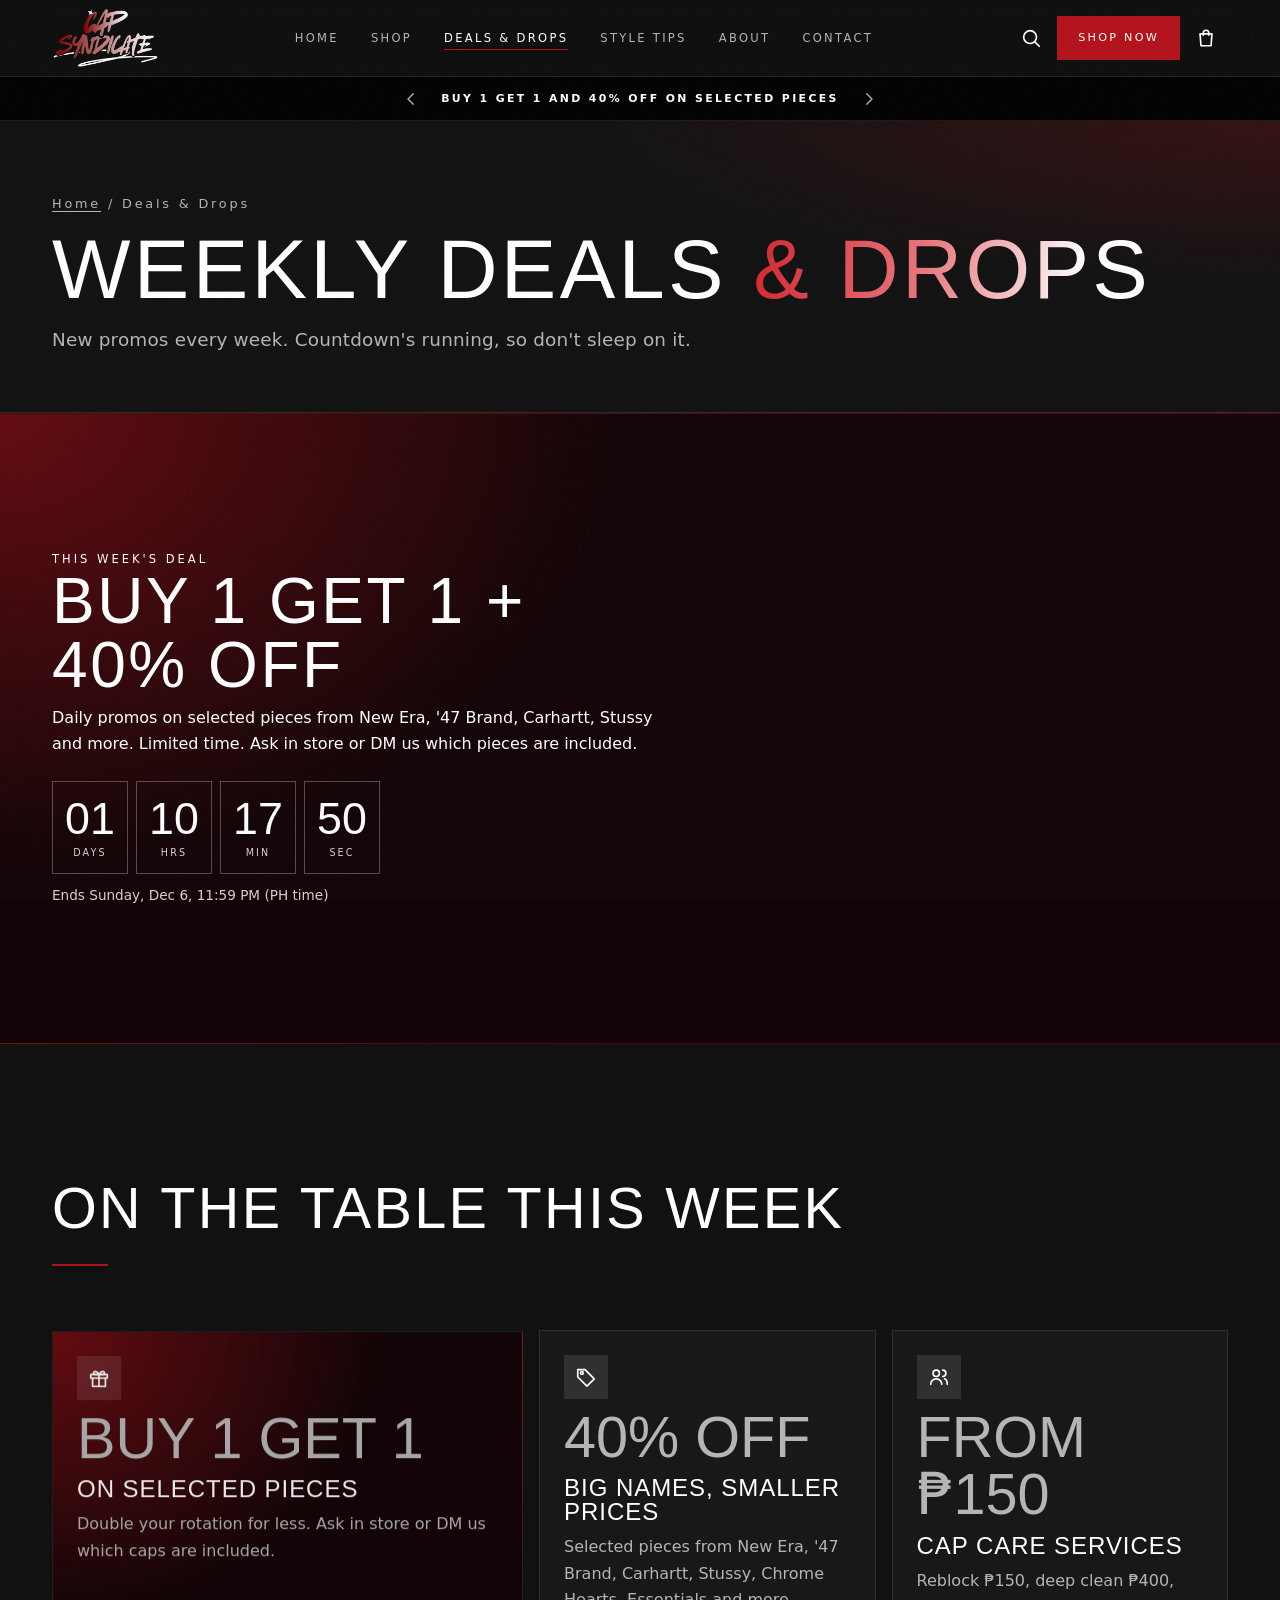
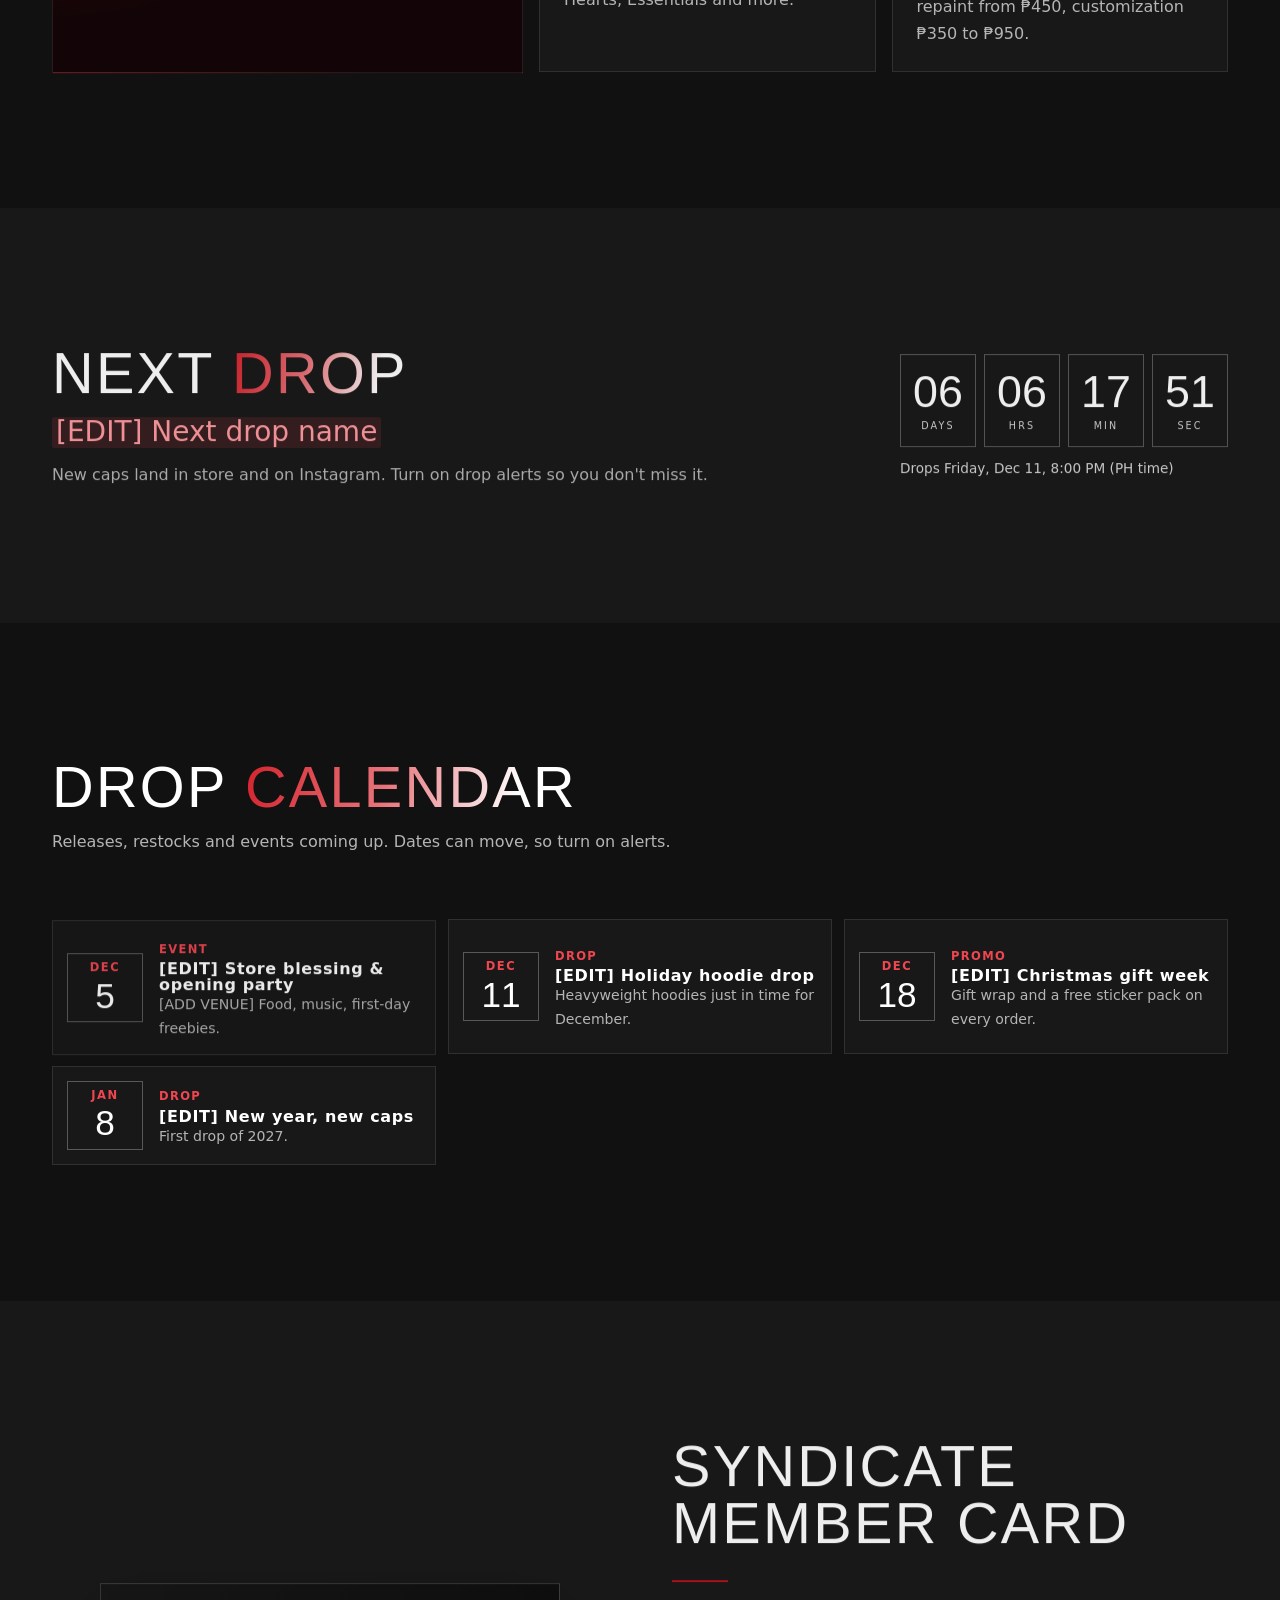
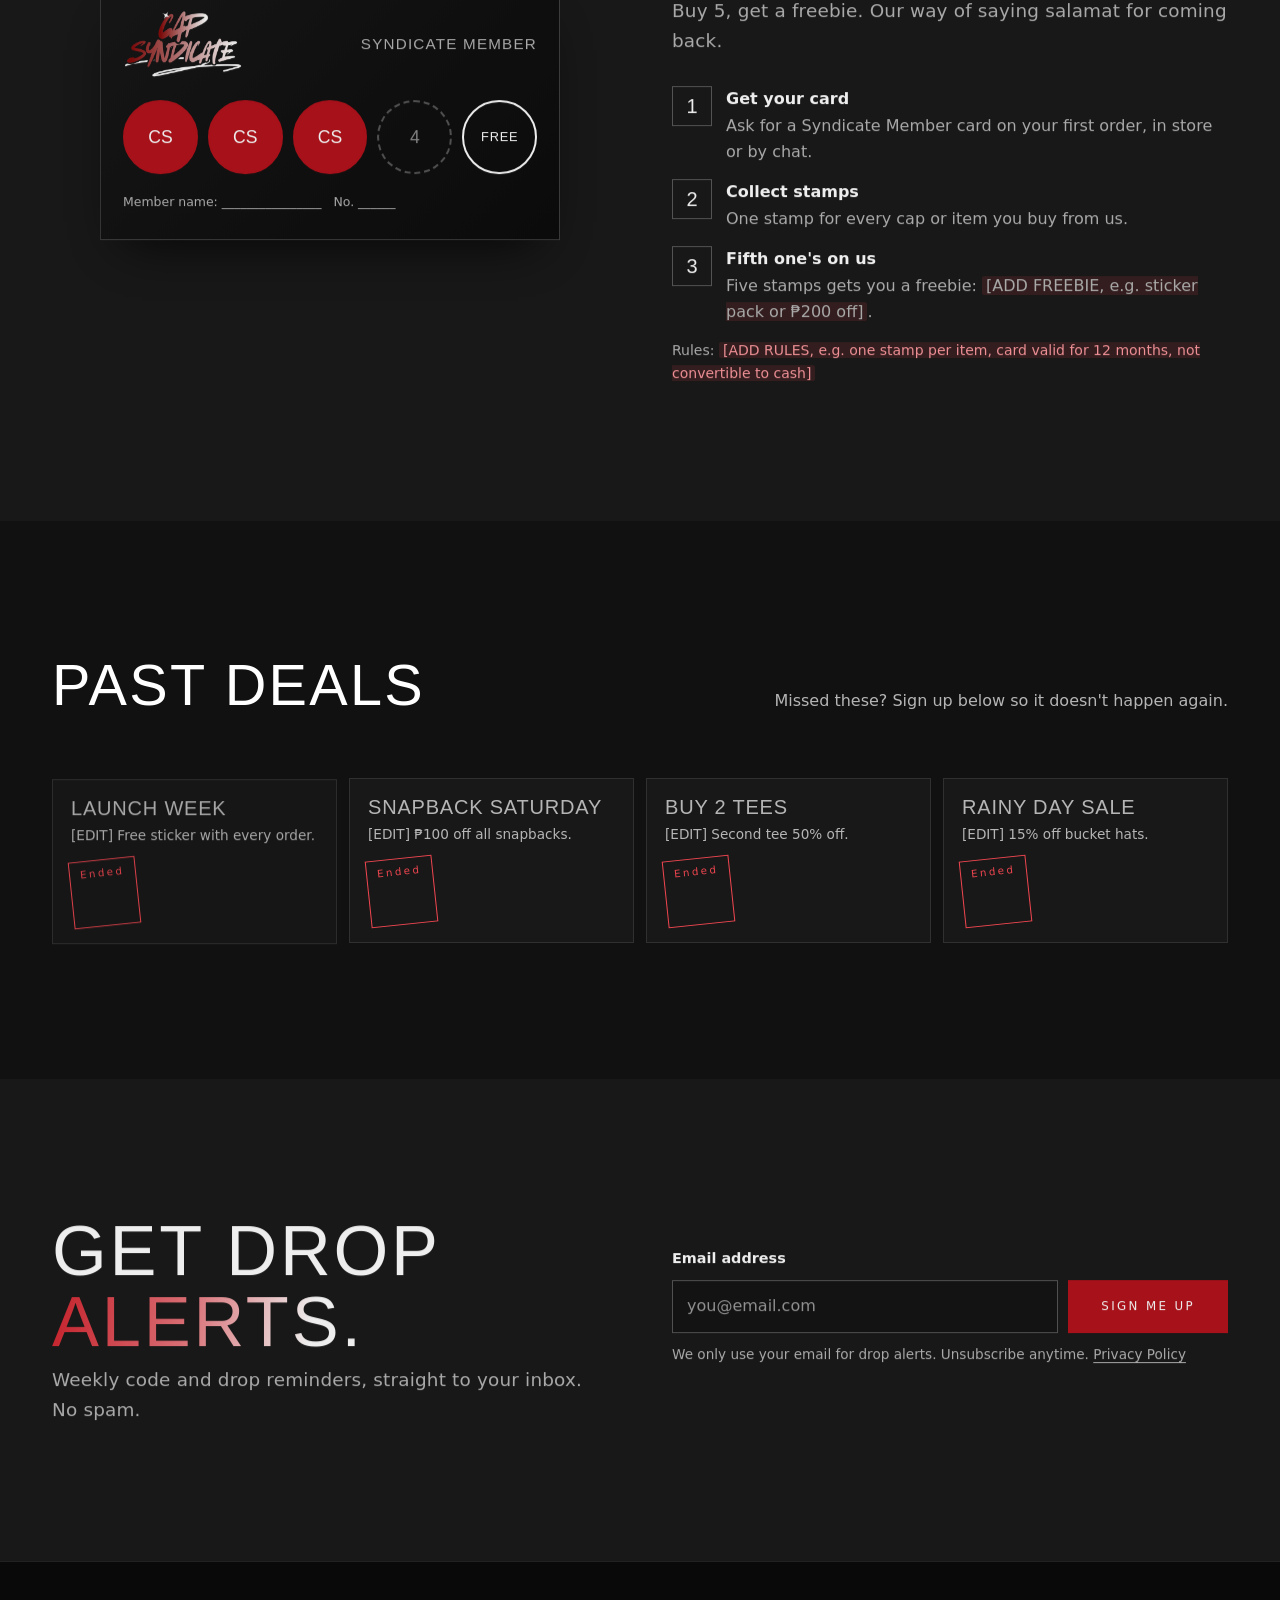
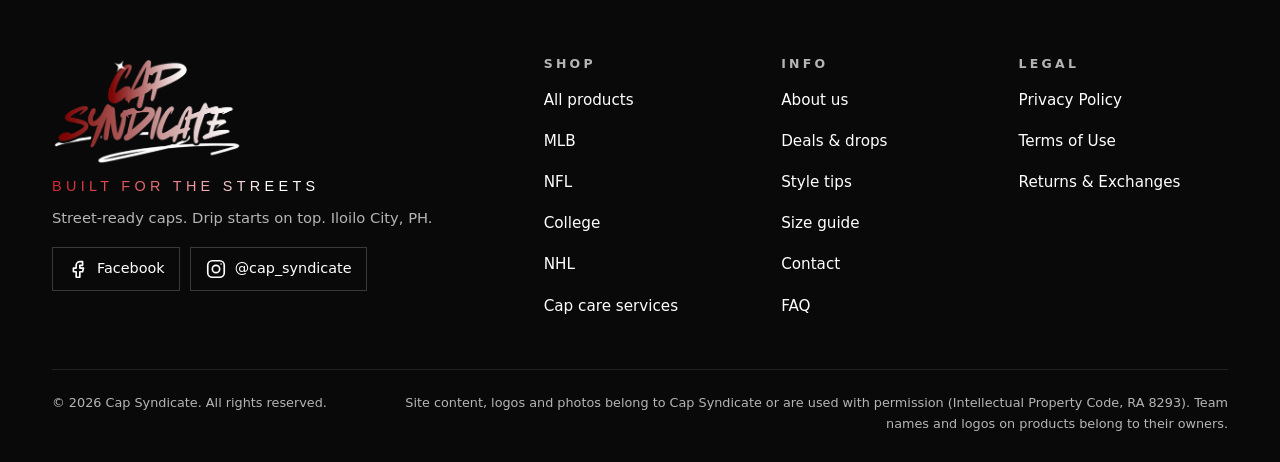
<file: frontend/deals.html>
<!doctype html>
<html lang="en">
<head>
  <meta charset="utf-8">
  <meta name="viewport" content="width=device-width, initial-scale=1, viewport-fit=cover">
  <meta http-equiv="Content-Security-Policy" content="default-src 'self'; script-src 'self'; style-src 'self' https://fonts.googleapis.com; font-src https://fonts.gstatic.com; img-src 'self' data: https:; frame-src https://www.google.com https://maps.google.com; connect-src 'self' https:; form-action 'self' mailto: https:; base-uri 'self'; object-src 'none'">
  <title>Weekly Deals & Drops | Cap Syndicate</title>
  <meta name="description" content="This week's promo code, discounts and freebies, the next drop countdown, the drop calendar and the Syndicate Member stamp card.">
  <link rel="canonical" href="https://capsyndicate.com/deals.html">
  <meta name="theme-color" content="#111111">
  <!-- Open Graph: what Facebook, Messenger and IG show when someone shares a link -->
  <meta property="og:type" content="website">
  <meta property="og:site_name" content="Cap Syndicate">
  <meta property="og:locale" content="en_PH">
  <meta property="og:title" content="Weekly Deals & Drops | Cap Syndicate">
  <meta property="og:description" content="This week's promo code, discounts and freebies, the next drop countdown, the drop calendar and the Syndicate Member stamp card.">
  <meta property="og:url" content="https://capsyndicate.com/deals.html">
  <meta property="og:image" content="https://capsyndicate.com/images/og-image.jpg">
  <meta property="og:image:width" content="1200">
  <meta property="og:image:height" content="630">
  <meta property="og:image:alt" content="Cap Syndicate logo. Built for the Streets.">
  <meta name="twitter:card" content="summary_large_image">
  <link rel="icon" type="image/png" href="images/favicon.png">
  <link rel="apple-touch-icon" href="images/apple-touch-icon.png">
  <link rel="preconnect" href="https://fonts.googleapis.com">
  <link rel="preconnect" href="https://fonts.gstatic.com" crossorigin>
  <link rel="stylesheet" href="https://fonts.googleapis.com/css2?family=Bebas+Neue&amp;family=Permanent+Marker&amp;family=Poppins:wght@300;400;500;600&amp;display=swap">
  <link rel="stylesheet" href="css/style.css">
  <script src="js/products.js" defer></script>
  <script src="js/main.js" defer></script>
</head>
<body data-page="deals">
  <a class="skip-link" href="#main">Skip to content</a>
  <svg class="sprite" aria-hidden="true" focusable="false" width="0" height="0"><defs><radialGradient id="g-floor" cx=".5" cy=".42" r=".62"><stop offset="0" stop-color="#303030"/><stop offset="1" stop-color="#1b1b1b" stop-opacity="0"/></radialGradient></defs><symbol id="i-menu" viewBox="0 0 24 24"><path d="M3 6h18M3 12h18M3 18h18"/></symbol><symbol id="i-close" viewBox="0 0 24 24"><path d="M6 6l12 12M18 6L6 18"/></symbol><symbol id="i-bag" viewBox="0 0 24 24"><path d="M5.5 7.5h13l-1 13h-11z"/><path d="M9 9V6.5a3 3 0 0 1 6 0V9"/></symbol><symbol id="i-search" viewBox="0 0 24 24"><circle cx="11" cy="11" r="7"/><path d="M16.5 16.5L21 21"/></symbol><symbol id="i-copy" viewBox="0 0 24 24"><rect x="9" y="9" width="11" height="11" rx="2"/><path d="M15 5V4a1 1 0 0 0-1-1H5a1 1 0 0 0-1 1v9a1 1 0 0 0 1 1h1"/></symbol><symbol id="i-plus" viewBox="0 0 24 24"><path d="M12 5v14M5 12h14"/></symbol><symbol id="i-minus" viewBox="0 0 24 24"><path d="M5 12h14"/></symbol><symbol id="i-arrow-right" viewBox="0 0 24 24"><path d="M5 12h14M13 6l6 6-6 6"/></symbol><symbol id="i-messenger" viewBox="0 0 24 24"><path d="M12 3C7 3 3 6.7 3 11.3c0 2.6 1.3 4.9 3.3 6.4V21l3.1-1.7c.8.2 1.7.4 2.6.4 5 0 9-3.7 9-8.4S17 3 12 3z"/><path d="M7.5 13.5l3-3.2 2.4 2.2 3.6-3.2"/></symbol><symbol id="i-instagram" viewBox="0 0 24 24"><rect x="3" y="3" width="18" height="18" rx="5"/><circle cx="12" cy="12" r="4"/><path d="M17.5 6.5h.01"/></symbol><symbol id="i-facebook" viewBox="0 0 24 24"><path d="M14 8h3V4h-3a4 4 0 0 0-4 4v3H7v4h3v6h4v-6h3l1-4h-4V8z"/></symbol><symbol id="i-mail" viewBox="0 0 24 24"><rect x="3" y="5" width="18" height="14" rx="2"/><path d="M3 7l9 6 9-6"/></symbol><symbol id="i-pin" viewBox="0 0 24 24"><path d="M12 21s-7-6.2-7-11a7 7 0 0 1 14 0c0 4.8-7 11-7 11z"/><circle cx="12" cy="10" r="2.5"/></symbol><symbol id="i-clock" viewBox="0 0 24 24"><circle cx="12" cy="12" r="9"/><path d="M12 7v5l3 2"/></symbol><symbol id="i-phone" viewBox="0 0 24 24"><path d="M5 4h4l2 5-2.5 1.5a11 11 0 0 0 5 5L15 13l5 2v4a2 2 0 0 1-2 2A16 16 0 0 1 3 6a2 2 0 0 1 2-2z"/></symbol><symbol id="i-gift" viewBox="0 0 24 24"><rect x="3" y="8" width="18" height="4"/><path d="M5 12v9h14v-9M12 8v13"/><path d="M12 8C10 4 6 4 6 6.5S12 8 12 8zM12 8c2-4 6-4 6-1.5S12 8 12 8z"/></symbol><symbol id="i-tag" viewBox="0 0 24 24"><path d="M3 12V4h8l10 10-8 8z"/><circle cx="7.5" cy="7.5" r="1.5"/></symbol><symbol id="i-users" viewBox="0 0 24 24"><circle cx="9" cy="8" r="3.5"/><path d="M3 20c0-3.3 2.7-6 6-6s6 2.7 6 6"/><path d="M16 4.5a3.5 3.5 0 0 1 0 7M18 14c2 .6 3 2.6 3 6"/></symbol><symbol id="i-pen" viewBox="0 0 24 24"><path d="M4 20l4-1L19 8l-3-3L5 16z"/><path d="M14 7l3 3"/></symbol><symbol id="i-calendar" viewBox="0 0 24 24"><rect x="3" y="5" width="18" height="16" rx="2"/><path d="M3 10h18M8 3v4M16 3v4"/></symbol><symbol id="i-truck" viewBox="0 0 24 24"><path d="M2 6h11v10H2zM13 9h4l3 3v4h-7z"/><circle cx="6.5" cy="17.5" r="1.8"/><circle cx="16.5" cy="17.5" r="1.8"/></symbol><symbol id="i-refresh" viewBox="0 0 24 24"><path d="M20 11a8 8 0 0 0-14-4L4 9M4 4v5h5M4 13a8 8 0 0 0 14 4l2-2M20 20v-5h-5"/></symbol><symbol id="i-shield" viewBox="0 0 24 24"><path d="M12 3l8 3v6c0 4.5-3.2 7.8-8 9-4.8-1.2-8-4.5-8-9V6z"/><path d="M8.5 12l2.5 2.5L15.5 10"/></symbol><symbol id="i-chevron-left" viewBox="0 0 24 24"><path d="M15 5l-7 7 7 7"/></symbol><symbol id="i-chevron-right" viewBox="0 0 24 24"><path d="M9 5l7 7-7 7"/></symbol><symbol id="i-info" viewBox="0 0 24 24"><circle cx="12" cy="12" r="9"/><path d="M12 11v6M12 7.5h.01"/></symbol><symbol id="i-sparkle" viewBox="0 0 24 24"><path fill="currentColor" stroke="none" d="M12 2l2.2 7.8L22 12l-7.8 2.2L12 22l-2.2-7.8L2 12l7.8-2.2z"/></symbol></svg>

  <header class="site-header">
    <div class="container header-inner">
      <button class="icon-btn menu-toggle" type="button" data-open-nav aria-controls="nav-drawer" aria-expanded="false">
        <svg class="icon" aria-hidden="true" focusable="false"><use href="#i-menu"></use></svg><span class="sr-only">Open menu</span>
      </button>
      <a class="brand" href="index.html" aria-label="Cap Syndicate home">
        <img src="images/logo-wordmark.png" alt="Cap Syndicate" width="400" height="225">
      </a>
      <nav class="main-nav" aria-label="Main">
        <ul><li><a href="index.html">Home</a></li><li><a href="products.html">Shop</a></li><li><a href="deals.html" aria-current="page">Deals &amp; Drops</a></li><li><a href="tips.html">Style Tips</a></li><li><a href="about.html">About</a></li><li><a href="contact.html">Contact</a></li></ul>
      </nav>
      <div class="header-actions">
        <a class="icon-btn" href="products.html?search=1"><svg class="icon" aria-hidden="true" focusable="false"><use href="#i-search"></use></svg><span class="sr-only">Search the shop</span></a>
        <a class="btn btn--primary btn--sm header-shop" href="products.html">Shop Now</a>
        <button class="icon-btn" type="button" data-open-cart aria-controls="cart-drawer">
          <svg class="icon" aria-hidden="true" focusable="false"><use href="#i-bag"></use></svg><span class="cart-count" data-cart-count data-count="0" aria-hidden="true">0</span><span class="sr-only">Open order list</span>
        </button>
      </div>
    </div>
  </header>

  <!-- Announcement carousel: messages come from SHOP_SETTINGS.announcements in js/products.js -->
  <div class="topbar" role="region" aria-roledescription="carousel" aria-label="Announcements">
    <button class="topbar-btn" type="button" data-topbar-prev><svg class="icon icon--sm" aria-hidden="true" focusable="false"><use href="#i-chevron-left"></use></svg><span class="sr-only">Previous announcement</span></button>
    <p class="topbar-msg" data-topbar aria-live="polite">New drops every week. <a href="deals.html">See deals</a></p>
    <button class="topbar-btn" type="button" data-topbar-next><svg class="icon icon--sm" aria-hidden="true" focusable="false"><use href="#i-chevron-right"></use></svg><span class="sr-only">Next announcement</span></button>
  </div>

  <!-- Mobile menu -->
  <dialog class="drawer" id="nav-drawer" aria-label="Menu">
    <div class="drawer-head">
      <img src="images/logo-wordmark.png" alt="" width="400" height="225" class="drawer-logo">
      <button class="icon-btn" type="button" data-close><svg class="icon" aria-hidden="true" focusable="false"><use href="#i-close"></use></svg><span class="sr-only">Close menu</span></button>
    </div>
    <div class="drawer-body">
      <nav class="mobile-nav" aria-label="Mobile">
        <ul><li><a href="index.html">Home<svg class="icon" aria-hidden="true" focusable="false"><use href="#i-arrow-right"></use></svg></a></li><li><a href="products.html">Shop<svg class="icon" aria-hidden="true" focusable="false"><use href="#i-arrow-right"></use></svg></a></li><li><a href="deals.html" aria-current="page">Deals &amp; Drops<svg class="icon" aria-hidden="true" focusable="false"><use href="#i-arrow-right"></use></svg></a></li><li><a href="tips.html">Style Tips<svg class="icon" aria-hidden="true" focusable="false"><use href="#i-arrow-right"></use></svg></a></li><li><a href="about.html">About<svg class="icon" aria-hidden="true" focusable="false"><use href="#i-arrow-right"></use></svg></a></li><li><a href="contact.html">Contact<svg class="icon" aria-hidden="true" focusable="false"><use href="#i-arrow-right"></use></svg></a></li></ul>
        <a class="btn btn--primary btn--block mt-3" href="products.html">Shop Now</a>
        <div class="socials">
          <a href="https://www.facebook.com/profile.php?id=61573261537346" target="_blank" rel="noopener noreferrer"><svg class="icon" aria-hidden="true" focusable="false"><use href="#i-facebook"></use></svg>Facebook</a>
          <a href="https://www.instagram.com/cap_syndicate/" target="_blank" rel="noopener noreferrer"><svg class="icon" aria-hidden="true" focusable="false"><use href="#i-instagram"></use></svg>@cap_syndicate</a>
        </div>
      </nav>
    </div>
  </dialog>
  <main id="main">
    <section class="page-hero">
      <div class="container">
        <nav class="breadcrumbs" aria-label="Breadcrumb"><a href="index.html">Home</a> / Deals &amp; Drops</nav>
        <h1>Weekly deals <span class="text-gradient">&amp; drops</span></h1>
        <p class="lead">New promos every week. Countdown's running, so don't sleep on it.</p>
      </div>
    </section>

    <!-- THIS WEEK'S DEAL + PROMO CODE (edit SHOP_SETTINGS.weeklyDeal in js/products.js) -->
    <section class="section deal-banner" aria-labelledby="deal-title">
      <div class="container deal-grid">
        <div class="reveal">
          <p class="marker">This week's deal</p>
          <h2 id="deal-title" data-deal-title>10% off all caps</h2>
          <p class="mt-1" data-deal-desc>Use the code when you message your order. Valid on every cap in the shop this week.</p>
          <div class="mt-3">
            <div class="countdown" data-countdown="deal" role="timer" aria-label="Time left on this week's deal">
              <div class="countdown-unit"><span class="countdown-num" data-unit="d">00</span><span class="countdown-label">Days</span></div>
              <div class="countdown-unit"><span class="countdown-num" data-unit="h">00</span><span class="countdown-label">Hrs</span></div>
              <div class="countdown-unit"><span class="countdown-num" data-unit="m">00</span><span class="countdown-label">Min</span></div>
              <div class="countdown-unit"><span class="countdown-num" data-unit="s">00</span><span class="countdown-label">Sec</span></div>
            </div>
            <p class="countdown-caption">Ends <span data-countdown-end>Sunday, 11:59 PM</span> (PH time)</p>
            <p class="countdown-caption" data-countdown-done hidden>This deal just ended. A new one lands soon.</p>
          </div>
        </div>
        <div class="promo-box reveal">
          <p class="label">Promo code</p>
          <div class="promo-row">
            <span class="promo-code" data-promo-code>SYNDICATE10</span>
            <button class="btn btn--light" type="button" data-copy-code><svg class="icon" aria-hidden="true" focusable="false"><use href="#i-copy"></use></svg><span data-copy-label>Copy</span></button>
          </div>
          <p class="small">Paste it in your Messenger order or the promo field of your order list. One code per order.</p>
        </div>
      </div>
    </section>

    <!-- THIS WEEK'S PROMOS (edit DEALS.thisWeek) -->
    <section class="section torn-top" aria-labelledby="promos-title">
      <div class="container">
        <div class="section-head">
          <h2 id="promos-title" class="swoosh">On the table this week</h2>
        </div>
        <div class="promo-cards" id="promo-cards"></div>
      </div>
    </section>

    <!-- NEXT DROP COUNTDOWN (edit SHOP_SETTINGS.nextDrop) -->
    <section class="section section--alt torn-top" aria-labelledby="drop-title">
      <div class="container drop-block">
        <div class="stack reveal">
          <h2 id="drop-title">Next <span class="text-gradient">drop</span></h2>
          <p class="h3" data-drop-name>Drop 04: Late Night Pack</p>
          <p class="muted" data-drop-desc>Three new colorways. Limited pieces each.</p>
        </div>
        <div class="reveal">
          <div class="countdown" data-countdown="drop" role="timer" aria-label="Time until the next drop">
            <div class="countdown-unit"><span class="countdown-num" data-unit="d">00</span><span class="countdown-label">Days</span></div>
            <div class="countdown-unit"><span class="countdown-num" data-unit="h">00</span><span class="countdown-label">Hrs</span></div>
            <div class="countdown-unit"><span class="countdown-num" data-unit="m">00</span><span class="countdown-label">Min</span></div>
            <div class="countdown-unit"><span class="countdown-num" data-unit="s">00</span><span class="countdown-label">Sec</span></div>
          </div>
          <p class="countdown-caption">Drops <span data-countdown-end>Friday, 8:00 PM</span> (PH time)</p>
          <p class="countdown-caption" data-countdown-done hidden>It's live. <a href="products.html">Check the shop</a>.</p>
        </div>
      </div>
    </section>

    <!-- DROP CALENDAR (edit DEALS.calendar; past dates hide automatically) -->
    <section class="section torn-top" aria-labelledby="cal-title">
      <div class="container">
        <div class="section-head">
          <h2 id="cal-title">Drop <span class="text-gradient">calendar</span></h2>
          <p>Releases, restocks and events coming up. Dates can move, so turn on alerts.</p>
        </div>
        <ul class="calendar reveal-stagger" id="drop-calendar"></ul>
        <div class="empty-state" id="calendar-empty" hidden>
          <h3>Nothing scheduled yet</h3>
          <p>New dates land here first. Follow <a href="https://www.instagram.com/cap_syndicate/" target="_blank" rel="noopener noreferrer">@cap_syndicate</a> so you don't miss them.</p>
        </div>
      </div>
    </section>

    <!-- SYNDICATE MEMBER STAMP CARD -->
    <section class="section section--alt torn-top" aria-labelledby="member-title">
      <div class="container member">
        <div class="stamp-card reveal" aria-hidden="true">
          <header>
            <img src="images/logo-wordmark.png" alt="" width="400" height="225" loading="lazy">
            <span class="card-title">Syndicate Member</span>
          </header>
          <div class="stamps">
            <span class="stamp is-filled">CS</span>
            <span class="stamp is-filled">CS</span>
            <span class="stamp is-filled">CS</span>
            <span class="stamp">4</span>
            <span class="stamp is-free">FREE</span>
          </div>
          <p class="card-foot">Member name: ________________ &nbsp; No. ______</p>
        </div>
        <div class="stack reveal">
          <h2 id="member-title" class="swoosh">Syndicate Member card</h2>
          <p class="lead">Buy 5, get a freebie. Our way of saying salamat for coming back.</p>
          <ol class="steps mt-2">
            <li><div><strong>Get your card</strong><span>Ask for a Syndicate Member card on your first order, in store or by chat.</span></div></li>
            <li><div><strong>Collect stamps</strong><span>One stamp for every cap or item you buy from us.</span></div></li>
            <li><div><strong>Fifth one's on us</strong><span>Five stamps gets you a freebie: <span class="ph">[ADD FREEBIE, e.g. sticker pack or ₱200 off]</span>.</span></div></li>
          </ol>
          <p class="small muted">Rules: <span class="ph">[ADD RULES, e.g. one stamp per item, card valid for 12 months, not convertible to cash]</span></p>
        </div>
      </div>
    </section>

    <!-- PAST DEALS (edit DEALS.past) -->
    <section class="section torn-top" aria-labelledby="past-title">
      <div class="container">
        <div class="section-head section-head--row">
          <h2 id="past-title">Past deals</h2>
          <p class="muted">Missed these? Sign up below so it doesn't happen again.</p>
        </div>
        <div class="past-grid reveal-stagger" id="past-deals"></div>
      </div>
    </section>

    <!-- SIGN-UP -->
    <section class="section signup section--alt torn-top" aria-labelledby="signup-title">
      <div class="container signup-inner">
        <div class="reveal">
          <h2 id="signup-title">Get drop <span class="text-gradient">alerts.</span></h2>
          <p class="lead mt-1">Weekly code and drop reminders, straight to your inbox. No spam.</p>
        </div>
        <form class="signup-form reveal" data-signup novalidate>
          <label class="label" for="signup-email">Email address</label>
          <div class="signup-row">
            <input class="input" id="signup-email" name="email" type="email" autocomplete="email" inputmode="email" placeholder="you@email.com" required maxlength="120">
            <button class="btn btn--primary" type="submit">Sign me up</button>
          </div>
          <input class="sr-only" type="text" name="website" tabindex="-1" autocomplete="off" aria-hidden="true">
          <p class="field-hint">We only use your email for drop alerts. Unsubscribe anytime. <a href="privacy.html">Privacy Policy</a></p>
          <p class="form-status" role="status" aria-live="polite"></p>
        </form>
      </div>
    </section>
  </main>

  <!-- Order list (saved in this browser with localStorage, no payment) -->
  <dialog class="drawer drawer--right" id="cart-drawer" aria-labelledby="cart-title">
    <div class="drawer-head">
      <h2 id="cart-title">Order list</h2>
      <button class="icon-btn" type="button" data-close><svg class="icon" aria-hidden="true" focusable="false"><use href="#i-close"></use></svg><span class="sr-only">Close order list</span></button>
    </div>
    <div class="drawer-body">
      <div class="cart-empty" id="cart-empty">
        <p class="marker">Nothing here yet.</p>
        <p>Add caps from the shop, then send the list to us on Messenger.</p>
        <a class="btn btn--primary" href="products.html">Browse the shop</a>
      </div>
      <ul class="cart-items" id="cart-items"></ul>
      <form class="stack mt-3" id="cart-details" hidden>
        <div class="field"><label for="cart-name">Your name <span class="muted">(optional)</span></label><input class="input" id="cart-name" name="name" autocomplete="name" maxlength="60"></div>
        <div class="field"><label for="cart-code">Promo code <span class="muted">(optional)</span></label><input class="input" id="cart-code" name="code" maxlength="30" autocapitalize="characters"></div>
        <div class="field"><label for="cart-notes">Notes <span class="muted">(pickup or delivery, your city)</span></label><textarea class="textarea" id="cart-notes" name="notes" maxlength="300" rows="3"></textarea></div>
      </form>
    </div>
    <div class="drawer-foot" id="cart-foot" hidden>
      <div class="cart-subtotal"><span>Estimated total</span><span id="cart-subtotal">&#8369;0</span></div>
      <p class="cart-note">No payment on this site. We confirm stock, shipping fee and payment with you in chat.</p>
      <button class="btn btn--primary btn--block" type="button" data-send-messenger><svg class="icon" aria-hidden="true" focusable="false"><use href="#i-messenger"></use></svg>Send order via Messenger</button>
      <button class="btn btn--ghost btn--block" type="button" data-send-email><svg class="icon" aria-hidden="true" focusable="false"><use href="#i-mail"></use></svg>Email order</button>
      <button class="remove-btn" type="button" data-clear-cart>Clear list</button>
    </div>
  </dialog>

  <!-- Product details -->
  <dialog class="modal" id="product-modal" aria-labelledby="pm-title">
    <button class="icon-btn modal-close" type="button"><svg class="icon" aria-hidden="true" focusable="false"><use href="#i-close"></use></svg><span class="sr-only">Close product details</span></button>
    <div class="modal-scroll" id="pm-body"></div>
  </dialog>

  <div class="toast" id="toast" role="status" aria-live="polite" hidden></div>

  <footer class="site-footer torn-top">
    <div class="container">
      <div class="footer-top">
        <div class="footer-brand">
          <a href="index.html" aria-label="Cap Syndicate home"><img src="images/logo-wordmark.png" alt="Cap Syndicate" width="400" height="225" loading="lazy"></a>
          <p class="tag"><span class="text-gradient">BUILT FOR THE STREETS</span></p>
          <p>Street-ready caps. Drip starts on top. Iloilo City, PH.</p>
          <div class="socials mt-2">
            <a href="https://www.facebook.com/profile.php?id=61573261537346" target="_blank" rel="noopener noreferrer"><svg class="icon" aria-hidden="true" focusable="false"><use href="#i-facebook"></use></svg>Facebook</a>
            <a href="https://www.instagram.com/cap_syndicate/" target="_blank" rel="noopener noreferrer"><svg class="icon" aria-hidden="true" focusable="false"><use href="#i-instagram"></use></svg>@cap_syndicate</a>
          </div>
        </div>
        <div class="footer-cols">
          <nav class="footer-col" aria-label="Shop links">
            <h2>Shop</h2>
            <ul>
              <li><a href="products.html">All products</a></li>
              <li><a href="products.html?cat=mlb">MLB</a></li>
              <li><a href="products.html?cat=nfl">NFL</a></li>
              <li><a href="products.html?cat=college">College</a></li>
              <li><a href="products.html?cat=nhl">NHL</a></li>
              <li><a href="products.html#services-title">Cap care services</a></li>
            </ul>
          </nav>
          <nav class="footer-col" aria-label="Info links">
            <h2>Info</h2>
            <ul>
              <li><a href="about.html">About us</a></li>
              <li><a href="deals.html">Deals &amp; drops</a></li>
              <li><a href="tips.html">Style tips</a></li>
              <li><a href="tips.html#size-guide">Size guide</a></li>
              <li><a href="contact.html">Contact</a></li>
              <li><a href="contact.html#faq">FAQ</a></li>
            </ul>
          </nav>
          <nav class="footer-col" aria-label="Legal links">
            <h2>Legal</h2>
            <ul>
              <li><a href="privacy.html">Privacy Policy</a></li>
              <li><a href="terms.html">Terms of Use</a></li>
              <li><a href="terms.html#returns">Returns &amp; Exchanges</a></li>
            </ul>
          </nav>
        </div>
      </div>
      <div class="footer-bottom">
        <p>&copy; 2026 Cap Syndicate. All rights reserved.</p>
        <p>Site content, logos and photos belong to Cap Syndicate or are used with permission (Intellectual Property Code, RA 8293). Team names and logos on products belong to their owners.</p>
      </div>
    </div>
  </footer>
</body>
</html>
</file>
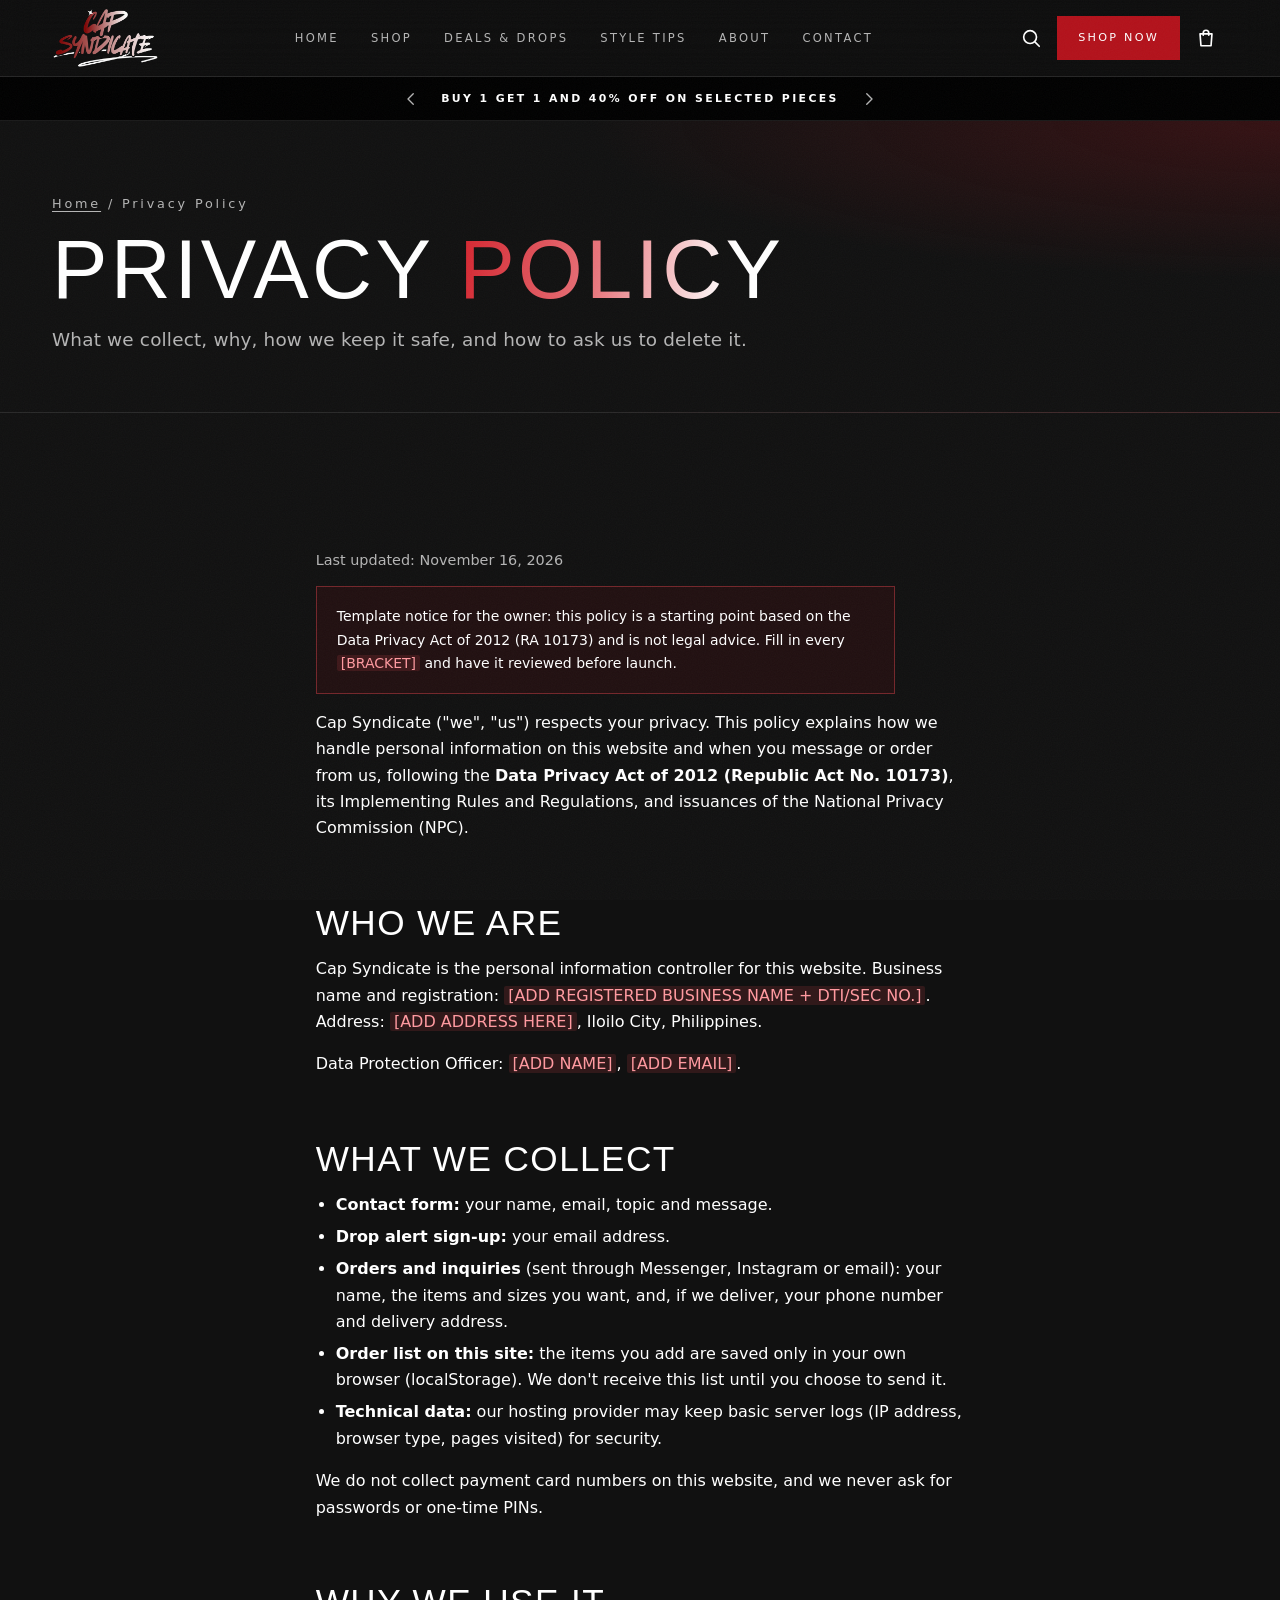
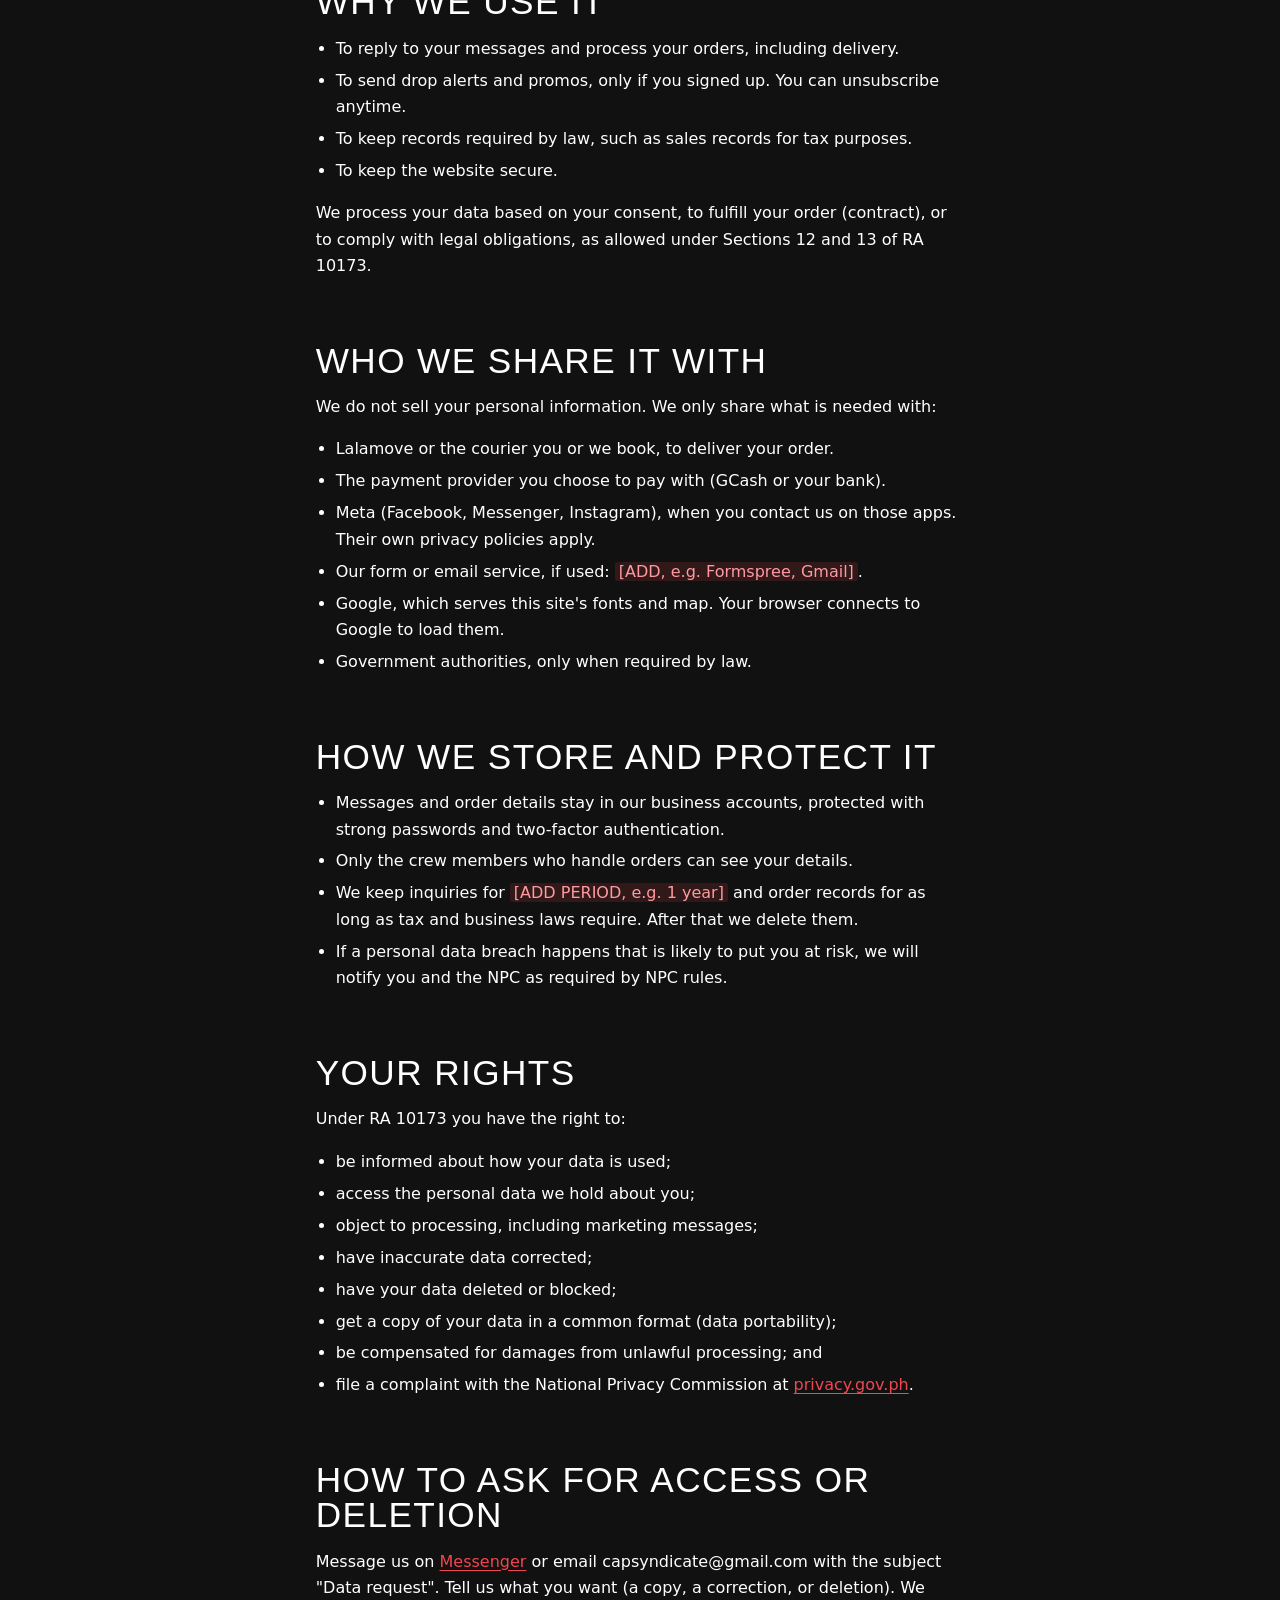
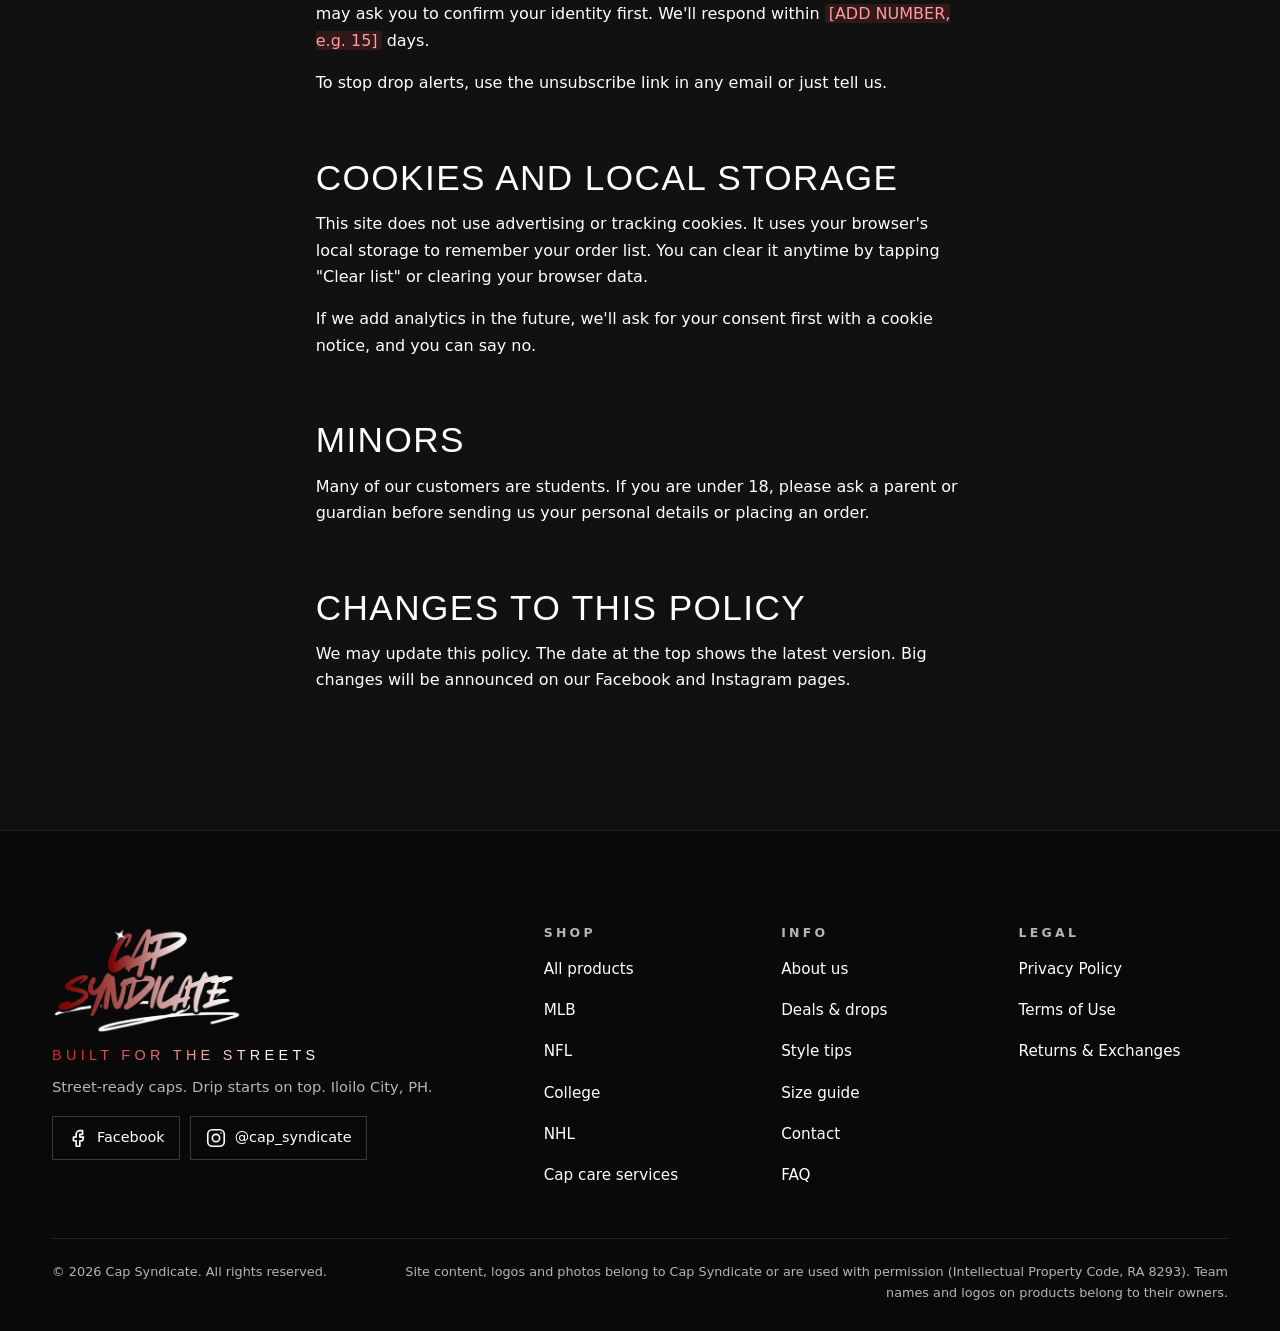
<file: frontend/privacy.html>
<!doctype html>
<html lang="en">
<head>
  <meta charset="utf-8">
  <meta name="viewport" content="width=device-width, initial-scale=1, viewport-fit=cover">
  <meta http-equiv="Content-Security-Policy" content="default-src 'self'; script-src 'self'; style-src 'self' https://fonts.googleapis.com; font-src https://fonts.gstatic.com; img-src 'self' data: https:; frame-src https://www.google.com https://maps.google.com; connect-src 'self' https:; form-action 'self' mailto: https:; base-uri 'self'; object-src 'none'">
  <title>Privacy Policy | Cap Syndicate</title>
  <meta name="description" content="How Cap Syndicate collects, uses and protects your personal data under the Philippine Data Privacy Act of 2012 (RA 10173).">
  <link rel="canonical" href="https://capsyndicate.com/privacy.html">
  <meta name="theme-color" content="#111111">
  <!-- Open Graph: what Facebook, Messenger and IG show when someone shares a link -->
  <meta property="og:type" content="website">
  <meta property="og:site_name" content="Cap Syndicate">
  <meta property="og:locale" content="en_PH">
  <meta property="og:title" content="Privacy Policy | Cap Syndicate">
  <meta property="og:description" content="How Cap Syndicate collects, uses and protects your personal data under the Philippine Data Privacy Act of 2012 (RA 10173).">
  <meta property="og:url" content="https://capsyndicate.com/privacy.html">
  <meta property="og:image" content="https://capsyndicate.com/images/og-image.jpg">
  <meta property="og:image:width" content="1200">
  <meta property="og:image:height" content="630">
  <meta property="og:image:alt" content="Cap Syndicate logo. Built for the Streets.">
  <meta name="twitter:card" content="summary_large_image">
  <link rel="icon" type="image/png" href="images/favicon.png">
  <link rel="apple-touch-icon" href="images/apple-touch-icon.png">
  <link rel="preconnect" href="https://fonts.googleapis.com">
  <link rel="preconnect" href="https://fonts.gstatic.com" crossorigin>
  <link rel="stylesheet" href="https://fonts.googleapis.com/css2?family=Bebas+Neue&amp;family=Permanent+Marker&amp;family=Poppins:wght@300;400;500;600&amp;display=swap">
  <link rel="stylesheet" href="css/style.css">
  <script src="js/products.js" defer></script>
  <script src="js/main.js" defer></script>
</head>
<body data-page="privacy">
  <a class="skip-link" href="#main">Skip to content</a>
  <svg class="sprite" aria-hidden="true" focusable="false" width="0" height="0"><defs><radialGradient id="g-floor" cx=".5" cy=".42" r=".62"><stop offset="0" stop-color="#303030"/><stop offset="1" stop-color="#1b1b1b" stop-opacity="0"/></radialGradient></defs><symbol id="i-menu" viewBox="0 0 24 24"><path d="M3 6h18M3 12h18M3 18h18"/></symbol><symbol id="i-close" viewBox="0 0 24 24"><path d="M6 6l12 12M18 6L6 18"/></symbol><symbol id="i-bag" viewBox="0 0 24 24"><path d="M5.5 7.5h13l-1 13h-11z"/><path d="M9 9V6.5a3 3 0 0 1 6 0V9"/></symbol><symbol id="i-search" viewBox="0 0 24 24"><circle cx="11" cy="11" r="7"/><path d="M16.5 16.5L21 21"/></symbol><symbol id="i-copy" viewBox="0 0 24 24"><rect x="9" y="9" width="11" height="11" rx="2"/><path d="M15 5V4a1 1 0 0 0-1-1H5a1 1 0 0 0-1 1v9a1 1 0 0 0 1 1h1"/></symbol><symbol id="i-plus" viewBox="0 0 24 24"><path d="M12 5v14M5 12h14"/></symbol><symbol id="i-minus" viewBox="0 0 24 24"><path d="M5 12h14"/></symbol><symbol id="i-arrow-right" viewBox="0 0 24 24"><path d="M5 12h14M13 6l6 6-6 6"/></symbol><symbol id="i-messenger" viewBox="0 0 24 24"><path d="M12 3C7 3 3 6.7 3 11.3c0 2.6 1.3 4.9 3.3 6.4V21l3.1-1.7c.8.2 1.7.4 2.6.4 5 0 9-3.7 9-8.4S17 3 12 3z"/><path d="M7.5 13.5l3-3.2 2.4 2.2 3.6-3.2"/></symbol><symbol id="i-instagram" viewBox="0 0 24 24"><rect x="3" y="3" width="18" height="18" rx="5"/><circle cx="12" cy="12" r="4"/><path d="M17.5 6.5h.01"/></symbol><symbol id="i-facebook" viewBox="0 0 24 24"><path d="M14 8h3V4h-3a4 4 0 0 0-4 4v3H7v4h3v6h4v-6h3l1-4h-4V8z"/></symbol><symbol id="i-mail" viewBox="0 0 24 24"><rect x="3" y="5" width="18" height="14" rx="2"/><path d="M3 7l9 6 9-6"/></symbol><symbol id="i-pin" viewBox="0 0 24 24"><path d="M12 21s-7-6.2-7-11a7 7 0 0 1 14 0c0 4.8-7 11-7 11z"/><circle cx="12" cy="10" r="2.5"/></symbol><symbol id="i-clock" viewBox="0 0 24 24"><circle cx="12" cy="12" r="9"/><path d="M12 7v5l3 2"/></symbol><symbol id="i-phone" viewBox="0 0 24 24"><path d="M5 4h4l2 5-2.5 1.5a11 11 0 0 0 5 5L15 13l5 2v4a2 2 0 0 1-2 2A16 16 0 0 1 3 6a2 2 0 0 1 2-2z"/></symbol><symbol id="i-gift" viewBox="0 0 24 24"><rect x="3" y="8" width="18" height="4"/><path d="M5 12v9h14v-9M12 8v13"/><path d="M12 8C10 4 6 4 6 6.5S12 8 12 8zM12 8c2-4 6-4 6-1.5S12 8 12 8z"/></symbol><symbol id="i-tag" viewBox="0 0 24 24"><path d="M3 12V4h8l10 10-8 8z"/><circle cx="7.5" cy="7.5" r="1.5"/></symbol><symbol id="i-users" viewBox="0 0 24 24"><circle cx="9" cy="8" r="3.5"/><path d="M3 20c0-3.3 2.7-6 6-6s6 2.7 6 6"/><path d="M16 4.5a3.5 3.5 0 0 1 0 7M18 14c2 .6 3 2.6 3 6"/></symbol><symbol id="i-pen" viewBox="0 0 24 24"><path d="M4 20l4-1L19 8l-3-3L5 16z"/><path d="M14 7l3 3"/></symbol><symbol id="i-calendar" viewBox="0 0 24 24"><rect x="3" y="5" width="18" height="16" rx="2"/><path d="M3 10h18M8 3v4M16 3v4"/></symbol><symbol id="i-truck" viewBox="0 0 24 24"><path d="M2 6h11v10H2zM13 9h4l3 3v4h-7z"/><circle cx="6.5" cy="17.5" r="1.8"/><circle cx="16.5" cy="17.5" r="1.8"/></symbol><symbol id="i-refresh" viewBox="0 0 24 24"><path d="M20 11a8 8 0 0 0-14-4L4 9M4 4v5h5M4 13a8 8 0 0 0 14 4l2-2M20 20v-5h-5"/></symbol><symbol id="i-shield" viewBox="0 0 24 24"><path d="M12 3l8 3v6c0 4.5-3.2 7.8-8 9-4.8-1.2-8-4.5-8-9V6z"/><path d="M8.5 12l2.5 2.5L15.5 10"/></symbol><symbol id="i-chevron-left" viewBox="0 0 24 24"><path d="M15 5l-7 7 7 7"/></symbol><symbol id="i-chevron-right" viewBox="0 0 24 24"><path d="M9 5l7 7-7 7"/></symbol><symbol id="i-info" viewBox="0 0 24 24"><circle cx="12" cy="12" r="9"/><path d="M12 11v6M12 7.5h.01"/></symbol><symbol id="i-sparkle" viewBox="0 0 24 24"><path fill="currentColor" stroke="none" d="M12 2l2.2 7.8L22 12l-7.8 2.2L12 22l-2.2-7.8L2 12l7.8-2.2z"/></symbol></svg>

  <header class="site-header">
    <div class="container header-inner">
      <button class="icon-btn menu-toggle" type="button" data-open-nav aria-controls="nav-drawer" aria-expanded="false">
        <svg class="icon" aria-hidden="true" focusable="false"><use href="#i-menu"></use></svg><span class="sr-only">Open menu</span>
      </button>
      <a class="brand" href="index.html" aria-label="Cap Syndicate home">
        <img src="images/logo-wordmark.png" alt="Cap Syndicate" width="400" height="225">
      </a>
      <nav class="main-nav" aria-label="Main">
        <ul><li><a href="index.html">Home</a></li><li><a href="products.html">Shop</a></li><li><a href="deals.html">Deals &amp; Drops</a></li><li><a href="tips.html">Style Tips</a></li><li><a href="about.html">About</a></li><li><a href="contact.html">Contact</a></li></ul>
      </nav>
      <div class="header-actions">
        <a class="icon-btn" href="products.html?search=1"><svg class="icon" aria-hidden="true" focusable="false"><use href="#i-search"></use></svg><span class="sr-only">Search the shop</span></a>
        <a class="btn btn--primary btn--sm header-shop" href="products.html">Shop Now</a>
        <button class="icon-btn" type="button" data-open-cart aria-controls="cart-drawer">
          <svg class="icon" aria-hidden="true" focusable="false"><use href="#i-bag"></use></svg><span class="cart-count" data-cart-count data-count="0" aria-hidden="true">0</span><span class="sr-only">Open order list</span>
        </button>
      </div>
    </div>
  </header>

  <!-- Announcement carousel: messages come from SHOP_SETTINGS.announcements in js/products.js -->
  <div class="topbar" role="region" aria-roledescription="carousel" aria-label="Announcements">
    <button class="topbar-btn" type="button" data-topbar-prev><svg class="icon icon--sm" aria-hidden="true" focusable="false"><use href="#i-chevron-left"></use></svg><span class="sr-only">Previous announcement</span></button>
    <p class="topbar-msg" data-topbar aria-live="polite">New drops every week. <a href="deals.html">See deals</a></p>
    <button class="topbar-btn" type="button" data-topbar-next><svg class="icon icon--sm" aria-hidden="true" focusable="false"><use href="#i-chevron-right"></use></svg><span class="sr-only">Next announcement</span></button>
  </div>

  <!-- Mobile menu -->
  <dialog class="drawer" id="nav-drawer" aria-label="Menu">
    <div class="drawer-head">
      <img src="images/logo-wordmark.png" alt="" width="400" height="225" class="drawer-logo">
      <button class="icon-btn" type="button" data-close><svg class="icon" aria-hidden="true" focusable="false"><use href="#i-close"></use></svg><span class="sr-only">Close menu</span></button>
    </div>
    <div class="drawer-body">
      <nav class="mobile-nav" aria-label="Mobile">
        <ul><li><a href="index.html">Home<svg class="icon" aria-hidden="true" focusable="false"><use href="#i-arrow-right"></use></svg></a></li><li><a href="products.html">Shop<svg class="icon" aria-hidden="true" focusable="false"><use href="#i-arrow-right"></use></svg></a></li><li><a href="deals.html">Deals &amp; Drops<svg class="icon" aria-hidden="true" focusable="false"><use href="#i-arrow-right"></use></svg></a></li><li><a href="tips.html">Style Tips<svg class="icon" aria-hidden="true" focusable="false"><use href="#i-arrow-right"></use></svg></a></li><li><a href="about.html">About<svg class="icon" aria-hidden="true" focusable="false"><use href="#i-arrow-right"></use></svg></a></li><li><a href="contact.html">Contact<svg class="icon" aria-hidden="true" focusable="false"><use href="#i-arrow-right"></use></svg></a></li></ul>
        <a class="btn btn--primary btn--block mt-3" href="products.html">Shop Now</a>
        <div class="socials">
          <a href="https://www.facebook.com/profile.php?id=61573261537346" target="_blank" rel="noopener noreferrer"><svg class="icon" aria-hidden="true" focusable="false"><use href="#i-facebook"></use></svg>Facebook</a>
          <a href="https://www.instagram.com/cap_syndicate/" target="_blank" rel="noopener noreferrer"><svg class="icon" aria-hidden="true" focusable="false"><use href="#i-instagram"></use></svg>@cap_syndicate</a>
        </div>
      </nav>
    </div>
  </dialog>
  <main id="main">
    <section class="page-hero">
      <div class="container">
        <nav class="breadcrumbs" aria-label="Breadcrumb"><a href="index.html">Home</a> / Privacy Policy</nav>
        <h1>Privacy <span class="text-gradient">policy</span></h1>
        <p class="lead">What we collect, why, how we keep it safe, and how to ask us to delete it.</p>
      </div>
    </section>

    <section class="section">
      <div class="container prose">
        <p class="legal-meta">Last updated: November 16, 2026</p>
        <p class="callout small">Template notice for the owner: this policy is a starting point based on the Data Privacy Act of 2012 (RA 10173) and is not legal advice. Fill in every <span class="ph">[BRACKET]</span> and have it reviewed before launch.</p>

        <p>Cap Syndicate ("we", "us") respects your privacy. This policy explains how we handle personal information on this website and when you message or order from us, following the <strong>Data Privacy Act of 2012 (Republic Act No. 10173)</strong>, its Implementing Rules and Regulations, and issuances of the National Privacy Commission (NPC).</p>

        <h2>Who we are</h2>
        <p>Cap Syndicate is the personal information controller for this website. Business name and registration: <span class="ph">[ADD REGISTERED BUSINESS NAME + DTI/SEC NO.]</span>. Address: <span class="ph">[ADD ADDRESS HERE]</span>, Iloilo City, Philippines.</p>
        <p>Data Protection Officer: <span class="ph">[ADD NAME]</span>, <span class="ph">[ADD EMAIL]</span>.</p>

        <h2>What we collect</h2>
        <ul>
          <li><strong>Contact form:</strong> your name, email, topic and message.</li>
          <li><strong>Drop alert sign-up:</strong> your email address.</li>
          <li><strong>Orders and inquiries</strong> (sent through Messenger, Instagram or email): your name, the items and sizes you want, and, if we deliver, your phone number and delivery address.</li>
          <li><strong>Order list on this site:</strong> the items you add are saved only in your own browser (localStorage). We don't receive this list until you choose to send it.</li>
          <li><strong>Technical data:</strong> our hosting provider may keep basic server logs (IP address, browser type, pages visited) for security.</li>
        </ul>
        <p>We do not collect payment card numbers on this website, and we never ask for passwords or one-time PINs.</p>

        <h2>Why we use it</h2>
        <ul>
          <li>To reply to your messages and process your orders, including delivery.</li>
          <li>To send drop alerts and promos, only if you signed up. You can unsubscribe anytime.</li>
          <li>To keep records required by law, such as sales records for tax purposes.</li>
          <li>To keep the website secure.</li>
        </ul>
        <p>We process your data based on your consent, to fulfill your order (contract), or to comply with legal obligations, as allowed under Sections 12 and 13 of RA 10173.</p>

        <h2>Who we share it with</h2>
        <p>We do not sell your personal information. We only share what is needed with:</p>
        <ul>
          <li>Lalamove or the courier you or we book, to deliver your order.</li>
          <li>The payment provider you choose to pay with (GCash or your bank).</li>
          <li>Meta (Facebook, Messenger, Instagram), when you contact us on those apps. Their own privacy policies apply.</li>
          <li>Our form or email service, if used: <span class="ph">[ADD, e.g. Formspree, Gmail]</span>.</li>
          <li>Google, which serves this site's fonts and map. Your browser connects to Google to load them.</li>
          <li>Government authorities, only when required by law.</li>
        </ul>

        <h2>How we store and protect it</h2>
        <ul>
          <li>Messages and order details stay in our business accounts, protected with strong passwords and two-factor authentication.</li>
          <li>Only the crew members who handle orders can see your details.</li>
          <li>We keep inquiries for <span class="ph">[ADD PERIOD, e.g. 1 year]</span> and order records for as long as tax and business laws require. After that we delete them.</li>
          <li>If a personal data breach happens that is likely to put you at risk, we will notify you and the NPC as required by NPC rules.</li>
        </ul>

        <h2>Your rights</h2>
        <p>Under RA 10173 you have the right to:</p>
        <ul>
          <li>be informed about how your data is used;</li>
          <li>access the personal data we hold about you;</li>
          <li>object to processing, including marketing messages;</li>
          <li>have inaccurate data corrected;</li>
          <li>have your data deleted or blocked;</li>
          <li>get a copy of your data in a common format (data portability);</li>
          <li>be compensated for damages from unlawful processing; and</li>
          <li>file a complaint with the National Privacy Commission at <a href="https://privacy.gov.ph" target="_blank" rel="noopener noreferrer">privacy.gov.ph</a>.</li>
        </ul>

        <h2 id="delete">How to ask for access or deletion</h2>
        <p>Message us on <a data-href="messenger" href="https://m.me/61573261537346" target="_blank" rel="noopener noreferrer">Messenger</a> or email <span data-setting="email">capsyndicate@gmail.com</span> with the subject "Data request". Tell us what you want (a copy, a correction, or deletion). We may ask you to confirm your identity first. We'll respond within <span class="ph">[ADD NUMBER, e.g. 15]</span> days.</p>
        <p>To stop drop alerts, use the unsubscribe link in any email or just tell us.</p>

        <h2 id="cookies">Cookies and local storage</h2>
        <p>This site does not use advertising or tracking cookies. It uses your browser's local storage to remember your order list. You can clear it anytime by tapping "Clear list" or clearing your browser data.</p>
        <p>If we add analytics in the future, we'll ask for your consent first with a cookie notice, and you can say no.</p>

        <h2>Minors</h2>
        <p>Many of our customers are students. If you are under 18, please ask a parent or guardian before sending us your personal details or placing an order.</p>

        <h2>Changes to this policy</h2>
        <p>We may update this policy. The date at the top shows the latest version. Big changes will be announced on our Facebook and Instagram pages.</p>
      </div>
    </section>
  </main>

  <!-- Order list (saved in this browser with localStorage, no payment) -->
  <dialog class="drawer drawer--right" id="cart-drawer" aria-labelledby="cart-title">
    <div class="drawer-head">
      <h2 id="cart-title">Order list</h2>
      <button class="icon-btn" type="button" data-close><svg class="icon" aria-hidden="true" focusable="false"><use href="#i-close"></use></svg><span class="sr-only">Close order list</span></button>
    </div>
    <div class="drawer-body">
      <div class="cart-empty" id="cart-empty">
        <p class="marker">Nothing here yet.</p>
        <p>Add caps from the shop, then send the list to us on Messenger.</p>
        <a class="btn btn--primary" href="products.html">Browse the shop</a>
      </div>
      <ul class="cart-items" id="cart-items"></ul>
      <form class="stack mt-3" id="cart-details" hidden>
        <div class="field"><label for="cart-name">Your name <span class="muted">(optional)</span></label><input class="input" id="cart-name" name="name" autocomplete="name" maxlength="60"></div>
        <div class="field"><label for="cart-code">Promo code <span class="muted">(optional)</span></label><input class="input" id="cart-code" name="code" maxlength="30" autocapitalize="characters"></div>
        <div class="field"><label for="cart-notes">Notes <span class="muted">(pickup or delivery, your city)</span></label><textarea class="textarea" id="cart-notes" name="notes" maxlength="300" rows="3"></textarea></div>
      </form>
    </div>
    <div class="drawer-foot" id="cart-foot" hidden>
      <div class="cart-subtotal"><span>Estimated total</span><span id="cart-subtotal">&#8369;0</span></div>
      <p class="cart-note">No payment on this site. We confirm stock, shipping fee and payment with you in chat.</p>
      <button class="btn btn--primary btn--block" type="button" data-send-messenger><svg class="icon" aria-hidden="true" focusable="false"><use href="#i-messenger"></use></svg>Send order via Messenger</button>
      <button class="btn btn--ghost btn--block" type="button" data-send-email><svg class="icon" aria-hidden="true" focusable="false"><use href="#i-mail"></use></svg>Email order</button>
      <button class="remove-btn" type="button" data-clear-cart>Clear list</button>
    </div>
  </dialog>

  <!-- Product details -->
  <dialog class="modal" id="product-modal" aria-labelledby="pm-title">
    <button class="icon-btn modal-close" type="button"><svg class="icon" aria-hidden="true" focusable="false"><use href="#i-close"></use></svg><span class="sr-only">Close product details</span></button>
    <div class="modal-scroll" id="pm-body"></div>
  </dialog>

  <div class="toast" id="toast" role="status" aria-live="polite" hidden></div>

  <footer class="site-footer torn-top">
    <div class="container">
      <div class="footer-top">
        <div class="footer-brand">
          <a href="index.html" aria-label="Cap Syndicate home"><img src="images/logo-wordmark.png" alt="Cap Syndicate" width="400" height="225" loading="lazy"></a>
          <p class="tag"><span class="text-gradient">BUILT FOR THE STREETS</span></p>
          <p>Street-ready caps. Drip starts on top. Iloilo City, PH.</p>
          <div class="socials mt-2">
            <a href="https://www.facebook.com/profile.php?id=61573261537346" target="_blank" rel="noopener noreferrer"><svg class="icon" aria-hidden="true" focusable="false"><use href="#i-facebook"></use></svg>Facebook</a>
            <a href="https://www.instagram.com/cap_syndicate/" target="_blank" rel="noopener noreferrer"><svg class="icon" aria-hidden="true" focusable="false"><use href="#i-instagram"></use></svg>@cap_syndicate</a>
          </div>
        </div>
        <div class="footer-cols">
          <nav class="footer-col" aria-label="Shop links">
            <h2>Shop</h2>
            <ul>
              <li><a href="products.html">All products</a></li>
              <li><a href="products.html?cat=mlb">MLB</a></li>
              <li><a href="products.html?cat=nfl">NFL</a></li>
              <li><a href="products.html?cat=college">College</a></li>
              <li><a href="products.html?cat=nhl">NHL</a></li>
              <li><a href="products.html#services-title">Cap care services</a></li>
            </ul>
          </nav>
          <nav class="footer-col" aria-label="Info links">
            <h2>Info</h2>
            <ul>
              <li><a href="about.html">About us</a></li>
              <li><a href="deals.html">Deals &amp; drops</a></li>
              <li><a href="tips.html">Style tips</a></li>
              <li><a href="tips.html#size-guide">Size guide</a></li>
              <li><a href="contact.html">Contact</a></li>
              <li><a href="contact.html#faq">FAQ</a></li>
            </ul>
          </nav>
          <nav class="footer-col" aria-label="Legal links">
            <h2>Legal</h2>
            <ul>
              <li><a href="privacy.html">Privacy Policy</a></li>
              <li><a href="terms.html">Terms of Use</a></li>
              <li><a href="terms.html#returns">Returns &amp; Exchanges</a></li>
            </ul>
          </nav>
        </div>
      </div>
      <div class="footer-bottom">
        <p>&copy; 2026 Cap Syndicate. All rights reserved.</p>
        <p>Site content, logos and photos belong to Cap Syndicate or are used with permission (Intellectual Property Code, RA 8293). Team names and logos on products belong to their owners.</p>
      </div>
    </div>
  </footer>
</body>
</html>
</file>
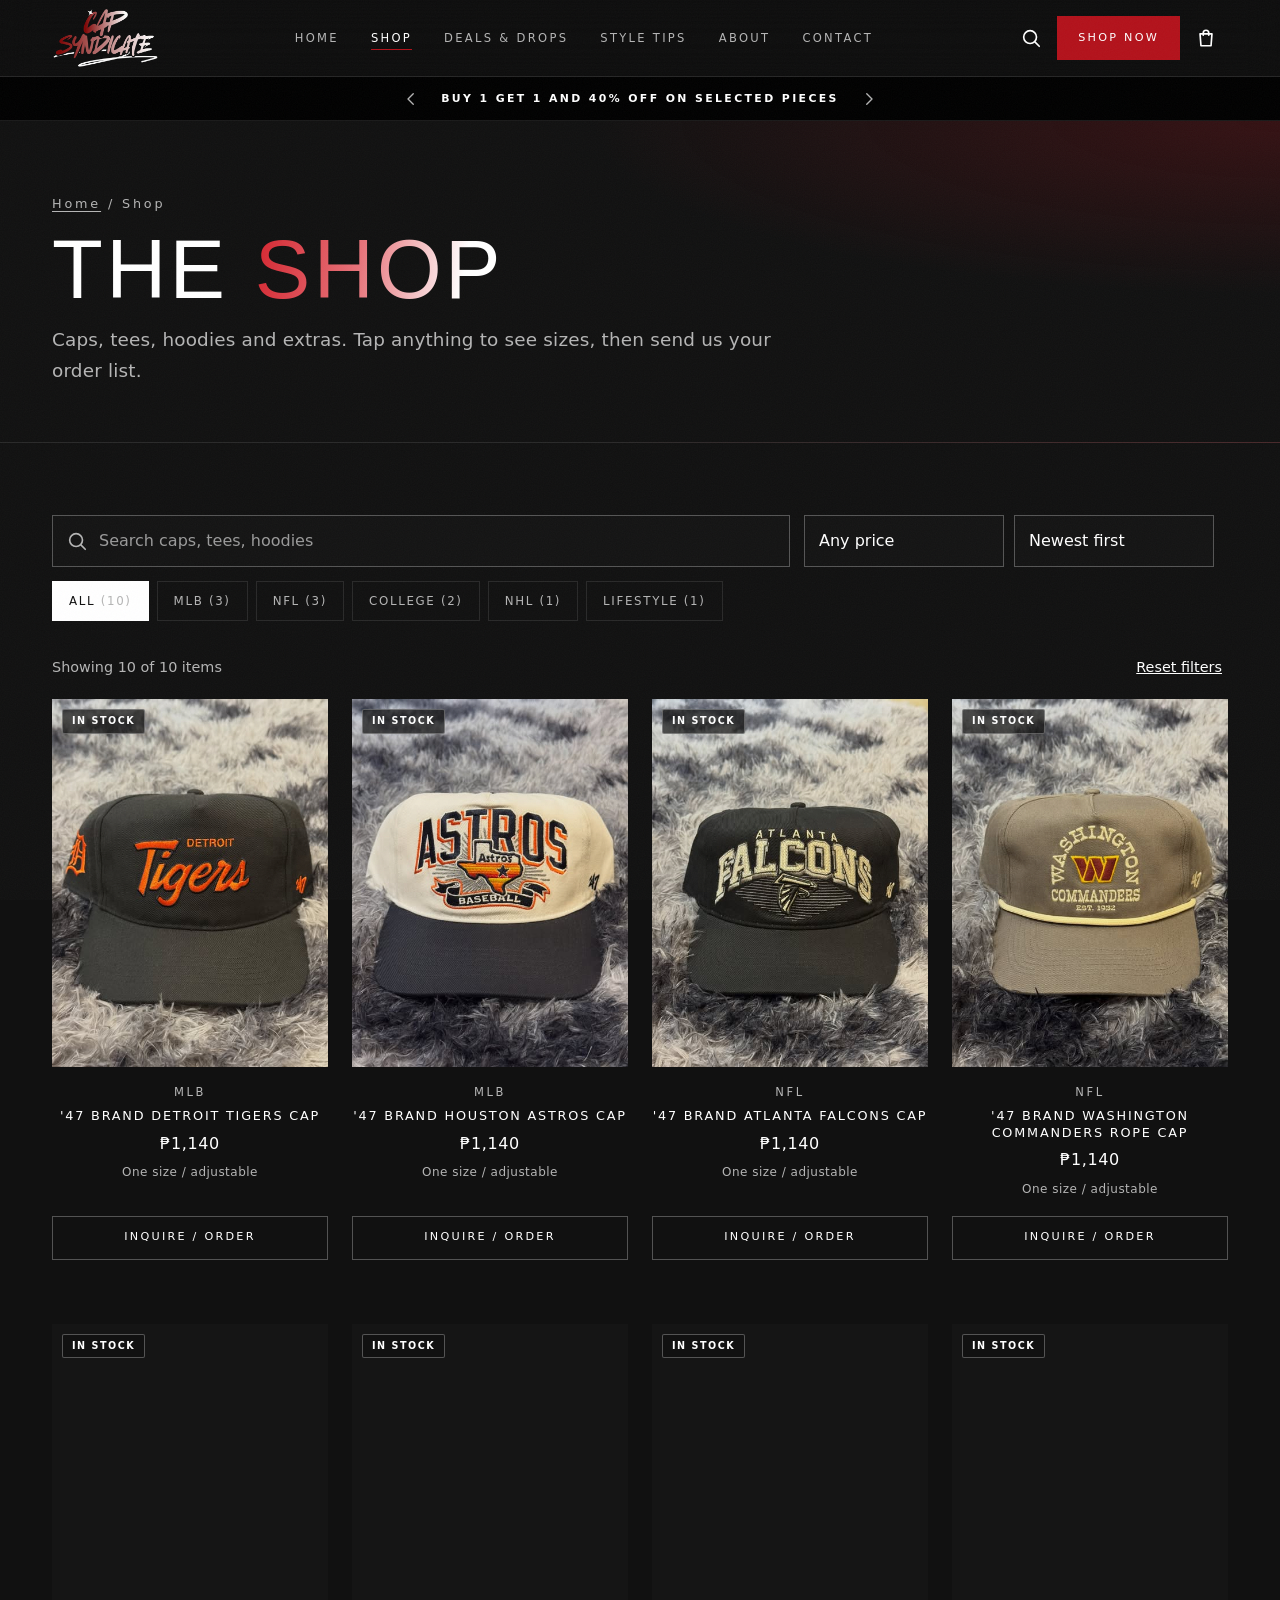
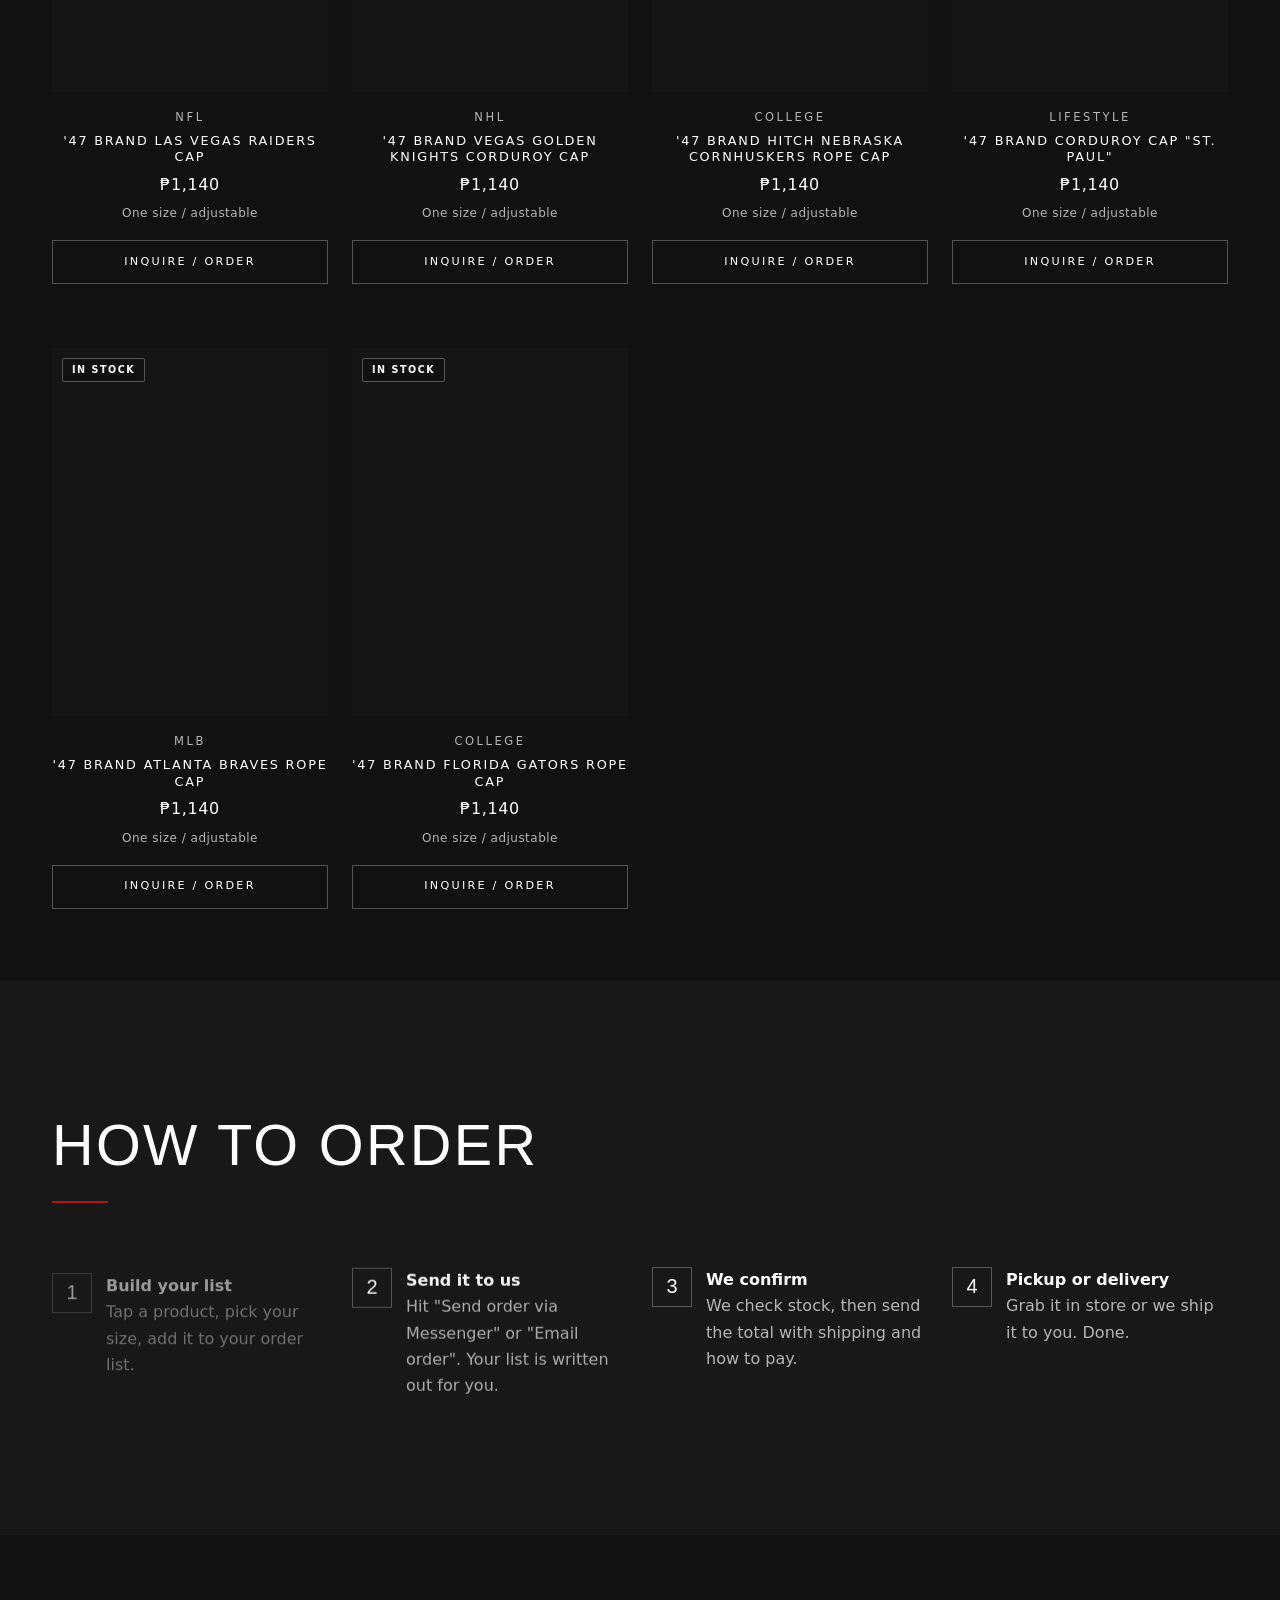
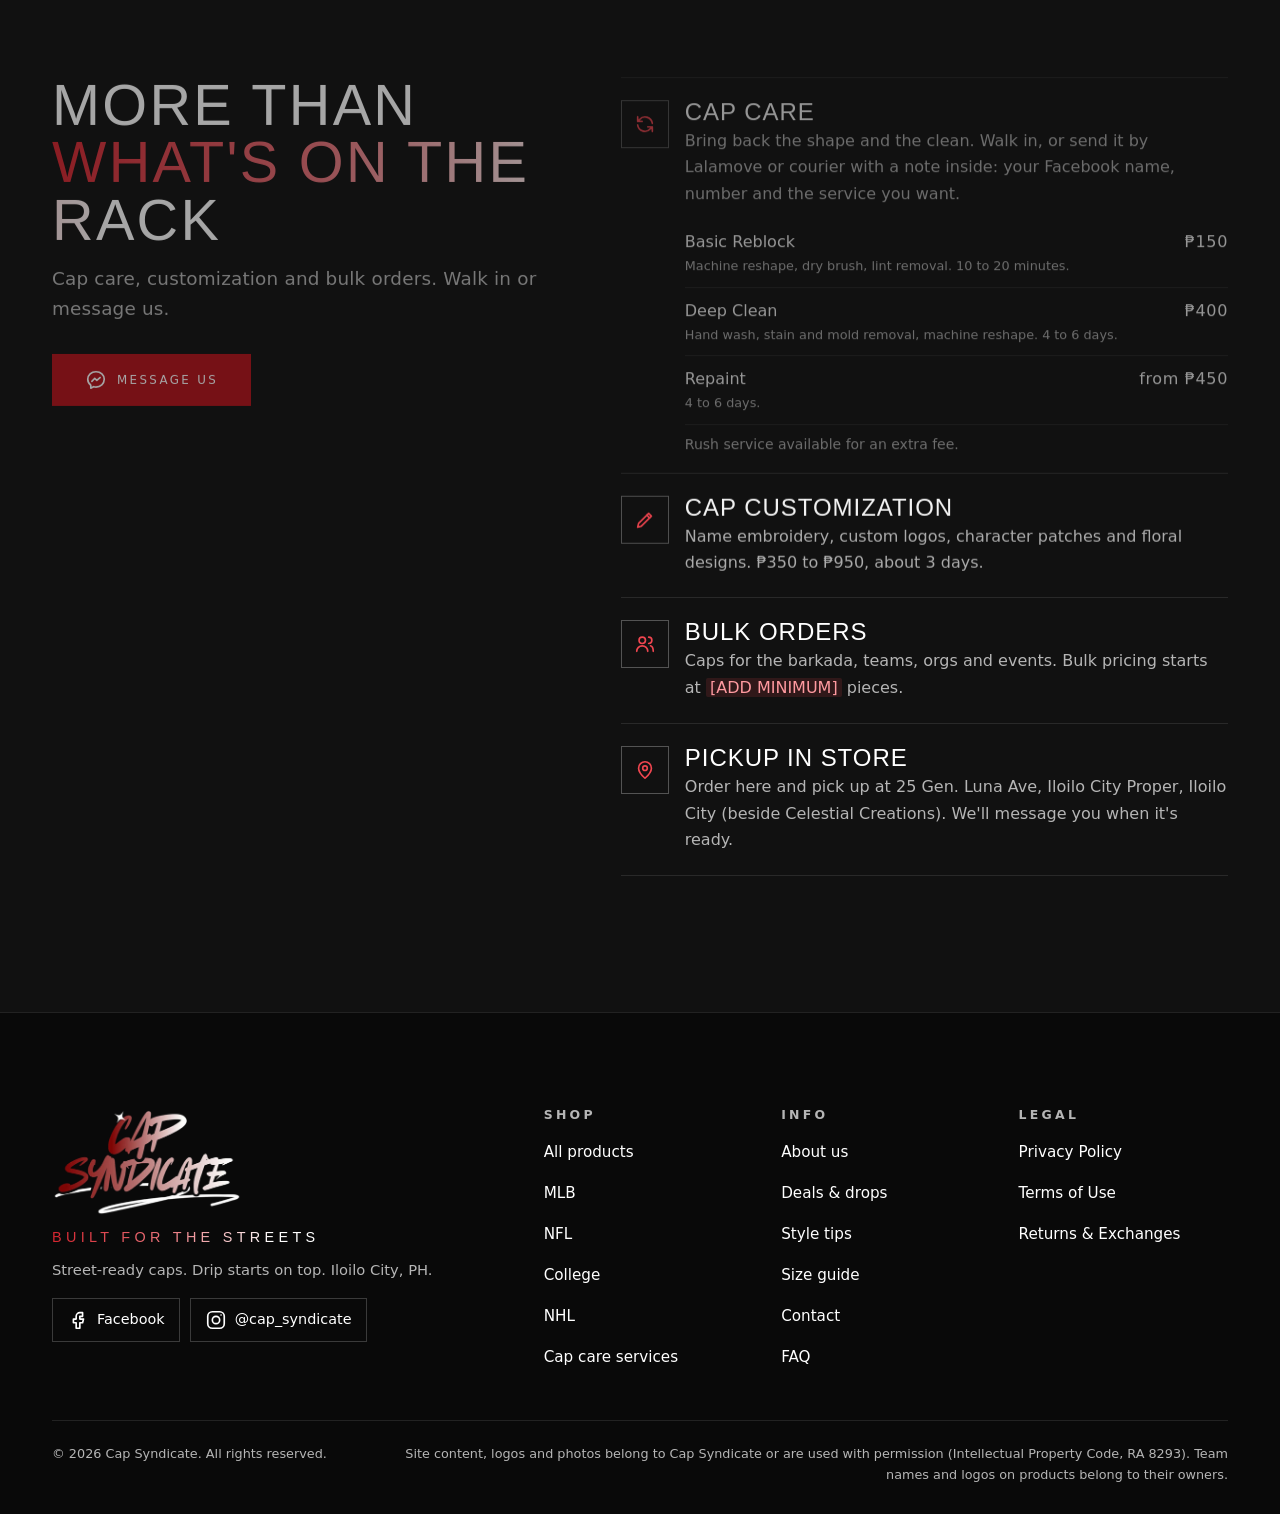
<file: frontend/products.html>
<!doctype html>
<html lang="en">
<head>
  <meta charset="utf-8">
  <meta name="viewport" content="width=device-width, initial-scale=1, viewport-fit=cover">
  <meta http-equiv="Content-Security-Policy" content="default-src 'self'; script-src 'self'; style-src 'self' https://fonts.googleapis.com; font-src https://fonts.gstatic.com; img-src 'self' data: https:; frame-src https://www.google.com https://maps.google.com; connect-src 'self' https:; form-action 'self' mailto: https:; base-uri 'self'; object-src 'none'">
  <title>Shop Caps, Tees & Hoodies | Cap Syndicate</title>
  <meta name="description" content="Browse snapbacks, fitted caps, dad caps, bucket hats, shirts, hoodies and accessories. Prices in pesos. Order through Messenger or email.">
  <link rel="canonical" href="https://capsyndicate.com/products.html">
  <meta name="theme-color" content="#111111">
  <!-- Open Graph: what Facebook, Messenger and IG show when someone shares a link -->
  <meta property="og:type" content="website">
  <meta property="og:site_name" content="Cap Syndicate">
  <meta property="og:locale" content="en_PH">
  <meta property="og:title" content="Shop Caps, Tees & Hoodies | Cap Syndicate">
  <meta property="og:description" content="Browse snapbacks, fitted caps, dad caps, bucket hats, shirts, hoodies and accessories. Prices in pesos. Order through Messenger or email.">
  <meta property="og:url" content="https://capsyndicate.com/products.html">
  <meta property="og:image" content="https://capsyndicate.com/images/og-image.jpg">
  <meta property="og:image:width" content="1200">
  <meta property="og:image:height" content="630">
  <meta property="og:image:alt" content="Cap Syndicate logo. Built for the Streets.">
  <meta name="twitter:card" content="summary_large_image">
  <link rel="icon" type="image/png" href="images/favicon.png">
  <link rel="apple-touch-icon" href="images/apple-touch-icon.png">
  <link rel="preconnect" href="https://fonts.googleapis.com">
  <link rel="preconnect" href="https://fonts.gstatic.com" crossorigin>
  <link rel="stylesheet" href="https://fonts.googleapis.com/css2?family=Bebas+Neue&amp;family=Permanent+Marker&amp;family=Poppins:wght@300;400;500;600&amp;display=swap">
  <link rel="stylesheet" href="css/style.css">
  <script src="js/products.js" defer></script>
  <script src="js/main.js" defer></script>
</head>
<body data-page="products">
  <a class="skip-link" href="#main">Skip to content</a>
  <svg class="sprite" aria-hidden="true" focusable="false" width="0" height="0"><defs><radialGradient id="g-floor" cx=".5" cy=".42" r=".62"><stop offset="0" stop-color="#303030"/><stop offset="1" stop-color="#1b1b1b" stop-opacity="0"/></radialGradient></defs><symbol id="i-menu" viewBox="0 0 24 24"><path d="M3 6h18M3 12h18M3 18h18"/></symbol><symbol id="i-close" viewBox="0 0 24 24"><path d="M6 6l12 12M18 6L6 18"/></symbol><symbol id="i-bag" viewBox="0 0 24 24"><path d="M5.5 7.5h13l-1 13h-11z"/><path d="M9 9V6.5a3 3 0 0 1 6 0V9"/></symbol><symbol id="i-search" viewBox="0 0 24 24"><circle cx="11" cy="11" r="7"/><path d="M16.5 16.5L21 21"/></symbol><symbol id="i-copy" viewBox="0 0 24 24"><rect x="9" y="9" width="11" height="11" rx="2"/><path d="M15 5V4a1 1 0 0 0-1-1H5a1 1 0 0 0-1 1v9a1 1 0 0 0 1 1h1"/></symbol><symbol id="i-plus" viewBox="0 0 24 24"><path d="M12 5v14M5 12h14"/></symbol><symbol id="i-minus" viewBox="0 0 24 24"><path d="M5 12h14"/></symbol><symbol id="i-arrow-right" viewBox="0 0 24 24"><path d="M5 12h14M13 6l6 6-6 6"/></symbol><symbol id="i-messenger" viewBox="0 0 24 24"><path d="M12 3C7 3 3 6.7 3 11.3c0 2.6 1.3 4.9 3.3 6.4V21l3.1-1.7c.8.2 1.7.4 2.6.4 5 0 9-3.7 9-8.4S17 3 12 3z"/><path d="M7.5 13.5l3-3.2 2.4 2.2 3.6-3.2"/></symbol><symbol id="i-instagram" viewBox="0 0 24 24"><rect x="3" y="3" width="18" height="18" rx="5"/><circle cx="12" cy="12" r="4"/><path d="M17.5 6.5h.01"/></symbol><symbol id="i-facebook" viewBox="0 0 24 24"><path d="M14 8h3V4h-3a4 4 0 0 0-4 4v3H7v4h3v6h4v-6h3l1-4h-4V8z"/></symbol><symbol id="i-mail" viewBox="0 0 24 24"><rect x="3" y="5" width="18" height="14" rx="2"/><path d="M3 7l9 6 9-6"/></symbol><symbol id="i-pin" viewBox="0 0 24 24"><path d="M12 21s-7-6.2-7-11a7 7 0 0 1 14 0c0 4.8-7 11-7 11z"/><circle cx="12" cy="10" r="2.5"/></symbol><symbol id="i-clock" viewBox="0 0 24 24"><circle cx="12" cy="12" r="9"/><path d="M12 7v5l3 2"/></symbol><symbol id="i-phone" viewBox="0 0 24 24"><path d="M5 4h4l2 5-2.5 1.5a11 11 0 0 0 5 5L15 13l5 2v4a2 2 0 0 1-2 2A16 16 0 0 1 3 6a2 2 0 0 1 2-2z"/></symbol><symbol id="i-gift" viewBox="0 0 24 24"><rect x="3" y="8" width="18" height="4"/><path d="M5 12v9h14v-9M12 8v13"/><path d="M12 8C10 4 6 4 6 6.5S12 8 12 8zM12 8c2-4 6-4 6-1.5S12 8 12 8z"/></symbol><symbol id="i-tag" viewBox="0 0 24 24"><path d="M3 12V4h8l10 10-8 8z"/><circle cx="7.5" cy="7.5" r="1.5"/></symbol><symbol id="i-users" viewBox="0 0 24 24"><circle cx="9" cy="8" r="3.5"/><path d="M3 20c0-3.3 2.7-6 6-6s6 2.7 6 6"/><path d="M16 4.5a3.5 3.5 0 0 1 0 7M18 14c2 .6 3 2.6 3 6"/></symbol><symbol id="i-pen" viewBox="0 0 24 24"><path d="M4 20l4-1L19 8l-3-3L5 16z"/><path d="M14 7l3 3"/></symbol><symbol id="i-calendar" viewBox="0 0 24 24"><rect x="3" y="5" width="18" height="16" rx="2"/><path d="M3 10h18M8 3v4M16 3v4"/></symbol><symbol id="i-truck" viewBox="0 0 24 24"><path d="M2 6h11v10H2zM13 9h4l3 3v4h-7z"/><circle cx="6.5" cy="17.5" r="1.8"/><circle cx="16.5" cy="17.5" r="1.8"/></symbol><symbol id="i-refresh" viewBox="0 0 24 24"><path d="M20 11a8 8 0 0 0-14-4L4 9M4 4v5h5M4 13a8 8 0 0 0 14 4l2-2M20 20v-5h-5"/></symbol><symbol id="i-shield" viewBox="0 0 24 24"><path d="M12 3l8 3v6c0 4.5-3.2 7.8-8 9-4.8-1.2-8-4.5-8-9V6z"/><path d="M8.5 12l2.5 2.5L15.5 10"/></symbol><symbol id="i-chevron-left" viewBox="0 0 24 24"><path d="M15 5l-7 7 7 7"/></symbol><symbol id="i-chevron-right" viewBox="0 0 24 24"><path d="M9 5l7 7-7 7"/></symbol><symbol id="i-info" viewBox="0 0 24 24"><circle cx="12" cy="12" r="9"/><path d="M12 11v6M12 7.5h.01"/></symbol><symbol id="i-sparkle" viewBox="0 0 24 24"><path fill="currentColor" stroke="none" d="M12 2l2.2 7.8L22 12l-7.8 2.2L12 22l-2.2-7.8L2 12l7.8-2.2z"/></symbol></svg>

  <header class="site-header">
    <div class="container header-inner">
      <button class="icon-btn menu-toggle" type="button" data-open-nav aria-controls="nav-drawer" aria-expanded="false">
        <svg class="icon" aria-hidden="true" focusable="false"><use href="#i-menu"></use></svg><span class="sr-only">Open menu</span>
      </button>
      <a class="brand" href="index.html" aria-label="Cap Syndicate home">
        <img src="images/logo-wordmark.png" alt="Cap Syndicate" width="400" height="225">
      </a>
      <nav class="main-nav" aria-label="Main">
        <ul><li><a href="index.html">Home</a></li><li><a href="products.html" aria-current="page">Shop</a></li><li><a href="deals.html">Deals &amp; Drops</a></li><li><a href="tips.html">Style Tips</a></li><li><a href="about.html">About</a></li><li><a href="contact.html">Contact</a></li></ul>
      </nav>
      <div class="header-actions">
        <a class="icon-btn" href="products.html?search=1"><svg class="icon" aria-hidden="true" focusable="false"><use href="#i-search"></use></svg><span class="sr-only">Search the shop</span></a>
        <a class="btn btn--primary btn--sm header-shop" href="products.html">Shop Now</a>
        <button class="icon-btn" type="button" data-open-cart aria-controls="cart-drawer">
          <svg class="icon" aria-hidden="true" focusable="false"><use href="#i-bag"></use></svg><span class="cart-count" data-cart-count data-count="0" aria-hidden="true">0</span><span class="sr-only">Open order list</span>
        </button>
      </div>
    </div>
  </header>

  <!-- Announcement carousel: messages come from SHOP_SETTINGS.announcements in js/products.js -->
  <div class="topbar" role="region" aria-roledescription="carousel" aria-label="Announcements">
    <button class="topbar-btn" type="button" data-topbar-prev><svg class="icon icon--sm" aria-hidden="true" focusable="false"><use href="#i-chevron-left"></use></svg><span class="sr-only">Previous announcement</span></button>
    <p class="topbar-msg" data-topbar aria-live="polite">New drops every week. <a href="deals.html">See deals</a></p>
    <button class="topbar-btn" type="button" data-topbar-next><svg class="icon icon--sm" aria-hidden="true" focusable="false"><use href="#i-chevron-right"></use></svg><span class="sr-only">Next announcement</span></button>
  </div>

  <!-- Mobile menu -->
  <dialog class="drawer" id="nav-drawer" aria-label="Menu">
    <div class="drawer-head">
      <img src="images/logo-wordmark.png" alt="" width="400" height="225" class="drawer-logo">
      <button class="icon-btn" type="button" data-close><svg class="icon" aria-hidden="true" focusable="false"><use href="#i-close"></use></svg><span class="sr-only">Close menu</span></button>
    </div>
    <div class="drawer-body">
      <nav class="mobile-nav" aria-label="Mobile">
        <ul><li><a href="index.html">Home<svg class="icon" aria-hidden="true" focusable="false"><use href="#i-arrow-right"></use></svg></a></li><li><a href="products.html" aria-current="page">Shop<svg class="icon" aria-hidden="true" focusable="false"><use href="#i-arrow-right"></use></svg></a></li><li><a href="deals.html">Deals &amp; Drops<svg class="icon" aria-hidden="true" focusable="false"><use href="#i-arrow-right"></use></svg></a></li><li><a href="tips.html">Style Tips<svg class="icon" aria-hidden="true" focusable="false"><use href="#i-arrow-right"></use></svg></a></li><li><a href="about.html">About<svg class="icon" aria-hidden="true" focusable="false"><use href="#i-arrow-right"></use></svg></a></li><li><a href="contact.html">Contact<svg class="icon" aria-hidden="true" focusable="false"><use href="#i-arrow-right"></use></svg></a></li></ul>
        <a class="btn btn--primary btn--block mt-3" href="products.html">Shop Now</a>
        <div class="socials">
          <a href="https://www.facebook.com/profile.php?id=61573261537346" target="_blank" rel="noopener noreferrer"><svg class="icon" aria-hidden="true" focusable="false"><use href="#i-facebook"></use></svg>Facebook</a>
          <a href="https://www.instagram.com/cap_syndicate/" target="_blank" rel="noopener noreferrer"><svg class="icon" aria-hidden="true" focusable="false"><use href="#i-instagram"></use></svg>@cap_syndicate</a>
        </div>
      </nav>
    </div>
  </dialog>
  <main id="main">
    <section class="page-hero">
      <div class="container">
        <nav class="breadcrumbs" aria-label="Breadcrumb"><a href="index.html">Home</a> / Shop</nav>
        <h1>The <span class="text-gradient">shop</span></h1>
        <p class="lead">Caps, tees, hoodies and extras. Tap anything to see sizes, then send us your order list.</p>
      </div>
    </section>

    <!-- PRODUCT CATALOG: everything here comes from js/products.js -->
    <section class="section section--tight" aria-labelledby="catalog-title">
      <div class="container">
        <h2 id="catalog-title" class="sr-only">Products</h2>
        <p class="notice" data-sample-notice><svg class="icon" aria-hidden="true" focusable="false"><use href="#i-info"></use></svg><span>Sample catalog: photos, prices and stock are placeholders until the shop uploads the real lineup.</span></p>

        <div class="toolbar">
          <form class="search" id="shop-search-form" role="search">
            <label class="sr-only" for="shop-search">Search products</label>
            <svg class="icon" aria-hidden="true" focusable="false"><use href="#i-search"></use></svg>
            <input class="input" id="shop-search" type="search" placeholder="Search caps, tees, hoodies" autocomplete="off" maxlength="60">
          </form>
          <div class="toolbar-row">
            <div class="field">
              <label class="sr-only" for="price-filter">Price range</label>
              <select class="select" id="price-filter">
                <option value="all">Any price</option>
                <option value="u600">Under &#8369;600</option>
                <option value="600-1000">&#8369;600 to &#8369;1,000</option>
                <option value="1000-1500">&#8369;1,001 to &#8369;1,500</option>
                <option value="1500+">Over &#8369;1,500</option>
              </select>
            </div>
            <div class="field">
              <label class="sr-only" for="sort-filter">Sort by</label>
              <select class="select" id="sort-filter">
                <option value="newest">Newest first</option>
                <option value="price-asc">Price: low to high</option>
                <option value="price-desc">Price: high to low</option>
              </select>
            </div>
          </div>
          <div class="chips" id="category-chips" role="group" aria-label="Filter by category"></div>
        </div>

        <div class="results-meta">
          <p id="results-count" aria-live="polite">Loading products...</p>
          <button type="button" data-reset-filters>Reset filters</button>
        </div>

        <div class="product-grid product-grid--4" id="product-grid">
          <div class="skeleton"></div><div class="skeleton"></div><div class="skeleton"></div><div class="skeleton"></div>
          <div class="skeleton"></div><div class="skeleton"></div><div class="skeleton"></div><div class="skeleton"></div>
        </div>

        <div class="empty-state" id="empty-state" hidden>
          <h3>No match</h3>
          <p data-empty-query></p>
          <p>Try another word or clear the filters. Still can't find it? Message us, we might have it in the back.</p>
          <button class="btn btn--primary" type="button" data-reset-filters>Show everything</button>
        </div>
        <noscript><p class="mt-3">Turn on JavaScript to browse the catalog, or message us on <a href="https://m.me/61573261537346">Messenger</a>.</p></noscript>
      </div>
    </section>

    <!-- HOW TO ORDER -->
    <section class="section section--alt torn-top" aria-labelledby="how-title">
      <div class="container">
        <div class="section-head">
          <h2 id="how-title" class="swoosh">How to order</h2>
        </div>
        <ol class="steps steps--grid reveal-stagger">
          <li><div><strong>Build your list</strong><span>Tap a product, pick your size, add it to your order list.</span></div></li>
          <li><div><strong>Send it to us</strong><span>Hit "Send order via Messenger" or "Email order". Your list is written out for you.</span></div></li>
          <li><div><strong>We confirm</strong><span>We check stock, then send the total with shipping and how to pay.</span></div></li>
          <li><div><strong>Pickup or delivery</strong><span>Grab it in store or we ship it to you. Done.</span></div></li>
        </ol>
      </div>
    </section>

    <!-- SERVICES -->
    <section class="section torn-top" aria-labelledby="services-title">
      <div class="container split">
        <div class="stack reveal">
          <h2 id="services-title">More than <span class="text-gradient">what's on the rack</span></h2>
          <p class="lead">Cap care, customization and bulk orders. Walk in or message us.</p>
          <div class="flex-gap mt-2">
            <a class="btn btn--primary" data-href="messenger" href="https://m.me/61573261537346" target="_blank" rel="noopener noreferrer"><svg class="icon" aria-hidden="true" focusable="false"><use href="#i-messenger"></use></svg>Message us</a>
          </div>
        </div>
        <div class="rows reveal-stagger">
          <div class="row-item">
            <span class="icon-wrap"><svg class="icon" aria-hidden="true" focusable="false"><use href="#i-refresh"></use></svg></span>
            <div>
              <h3>Cap care</h3>
              <p>Bring back the shape and the clean. Walk in, or send it by Lalamove or courier with a note inside: your Facebook name, number and the service you want.</p>
              <dl class="price-list">
                <div><dt>Basic Reblock<small>Machine reshape, dry brush, lint removal. 10 to 20 minutes.</small></dt><dd>&#8369;150</dd></div>
                <div><dt>Deep Clean<small>Hand wash, stain and mold removal, machine reshape. 4 to 6 days.</small></dt><dd>&#8369;400</dd></div>
                <div><dt>Repaint<small>4 to 6 days.</small></dt><dd>from &#8369;450</dd></div>
              </dl>
              <p class="small mt-1">Rush service available for an extra fee.</p>
            </div>
          </div>
          <div class="row-item">
            <span class="icon-wrap"><svg class="icon" aria-hidden="true" focusable="false"><use href="#i-pen"></use></svg></span>
            <div>
              <h3>Cap customization</h3>
              <p>Name embroidery, custom logos, character patches and floral designs. &#8369;350 to &#8369;950, about 3 days.</p>
            </div>
          </div>
          <div class="row-item">
            <span class="icon-wrap"><svg class="icon" aria-hidden="true" focusable="false"><use href="#i-users"></use></svg></span>
            <div>
              <h3>Bulk orders</h3>
              <p>Caps for the barkada, teams, orgs and events. Bulk pricing starts at <span class="ph">[ADD MINIMUM]</span> pieces.</p>
            </div>
          </div>
          <div class="row-item">
            <span class="icon-wrap"><svg class="icon" aria-hidden="true" focusable="false"><use href="#i-pin"></use></svg></span>
            <div>
              <h3>Pickup in store</h3>
              <p>Order here and pick up at <span data-setting="address">25 Gen. Luna Ave, Iloilo City Proper, Iloilo City (beside Celestial Creations)</span>. We'll message you when it's ready.</p>
            </div>
          </div>
        </div>
      </div>
    </section>
  </main>

  <!-- Order list (saved in this browser with localStorage, no payment) -->
  <dialog class="drawer drawer--right" id="cart-drawer" aria-labelledby="cart-title">
    <div class="drawer-head">
      <h2 id="cart-title">Order list</h2>
      <button class="icon-btn" type="button" data-close><svg class="icon" aria-hidden="true" focusable="false"><use href="#i-close"></use></svg><span class="sr-only">Close order list</span></button>
    </div>
    <div class="drawer-body">
      <div class="cart-empty" id="cart-empty">
        <p class="marker">Nothing here yet.</p>
        <p>Add caps from the shop, then send the list to us on Messenger.</p>
        <a class="btn btn--primary" href="products.html">Browse the shop</a>
      </div>
      <ul class="cart-items" id="cart-items"></ul>
      <form class="stack mt-3" id="cart-details" hidden>
        <div class="field"><label for="cart-name">Your name <span class="muted">(optional)</span></label><input class="input" id="cart-name" name="name" autocomplete="name" maxlength="60"></div>
        <div class="field"><label for="cart-code">Promo code <span class="muted">(optional)</span></label><input class="input" id="cart-code" name="code" maxlength="30" autocapitalize="characters"></div>
        <div class="field"><label for="cart-notes">Notes <span class="muted">(pickup or delivery, your city)</span></label><textarea class="textarea" id="cart-notes" name="notes" maxlength="300" rows="3"></textarea></div>
      </form>
    </div>
    <div class="drawer-foot" id="cart-foot" hidden>
      <div class="cart-subtotal"><span>Estimated total</span><span id="cart-subtotal">&#8369;0</span></div>
      <p class="cart-note">No payment on this site. We confirm stock, shipping fee and payment with you in chat.</p>
      <button class="btn btn--primary btn--block" type="button" data-send-messenger><svg class="icon" aria-hidden="true" focusable="false"><use href="#i-messenger"></use></svg>Send order via Messenger</button>
      <button class="btn btn--ghost btn--block" type="button" data-send-email><svg class="icon" aria-hidden="true" focusable="false"><use href="#i-mail"></use></svg>Email order</button>
      <button class="remove-btn" type="button" data-clear-cart>Clear list</button>
    </div>
  </dialog>

  <!-- Product details -->
  <dialog class="modal" id="product-modal" aria-labelledby="pm-title">
    <button class="icon-btn modal-close" type="button"><svg class="icon" aria-hidden="true" focusable="false"><use href="#i-close"></use></svg><span class="sr-only">Close product details</span></button>
    <div class="modal-scroll" id="pm-body"></div>
  </dialog>

  <div class="toast" id="toast" role="status" aria-live="polite" hidden></div>

  <footer class="site-footer torn-top">
    <div class="container">
      <div class="footer-top">
        <div class="footer-brand">
          <a href="index.html" aria-label="Cap Syndicate home"><img src="images/logo-wordmark.png" alt="Cap Syndicate" width="400" height="225" loading="lazy"></a>
          <p class="tag"><span class="text-gradient">BUILT FOR THE STREETS</span></p>
          <p>Street-ready caps. Drip starts on top. Iloilo City, PH.</p>
          <div class="socials mt-2">
            <a href="https://www.facebook.com/profile.php?id=61573261537346" target="_blank" rel="noopener noreferrer"><svg class="icon" aria-hidden="true" focusable="false"><use href="#i-facebook"></use></svg>Facebook</a>
            <a href="https://www.instagram.com/cap_syndicate/" target="_blank" rel="noopener noreferrer"><svg class="icon" aria-hidden="true" focusable="false"><use href="#i-instagram"></use></svg>@cap_syndicate</a>
          </div>
        </div>
        <div class="footer-cols">
          <nav class="footer-col" aria-label="Shop links">
            <h2>Shop</h2>
            <ul>
              <li><a href="products.html">All products</a></li>
              <li><a href="products.html?cat=mlb">MLB</a></li>
              <li><a href="products.html?cat=nfl">NFL</a></li>
              <li><a href="products.html?cat=college">College</a></li>
              <li><a href="products.html?cat=nhl">NHL</a></li>
              <li><a href="products.html#services-title">Cap care services</a></li>
            </ul>
          </nav>
          <nav class="footer-col" aria-label="Info links">
            <h2>Info</h2>
            <ul>
              <li><a href="about.html">About us</a></li>
              <li><a href="deals.html">Deals &amp; drops</a></li>
              <li><a href="tips.html">Style tips</a></li>
              <li><a href="tips.html#size-guide">Size guide</a></li>
              <li><a href="contact.html">Contact</a></li>
              <li><a href="contact.html#faq">FAQ</a></li>
            </ul>
          </nav>
          <nav class="footer-col" aria-label="Legal links">
            <h2>Legal</h2>
            <ul>
              <li><a href="privacy.html">Privacy Policy</a></li>
              <li><a href="terms.html">Terms of Use</a></li>
              <li><a href="terms.html#returns">Returns &amp; Exchanges</a></li>
            </ul>
          </nav>
        </div>
      </div>
      <div class="footer-bottom">
        <p>&copy; 2026 Cap Syndicate. All rights reserved.</p>
        <p>Site content, logos and photos belong to Cap Syndicate or are used with permission (Intellectual Property Code, RA 8293). Team names and logos on products belong to their owners.</p>
      </div>
    </div>
  </footer>
</body>
</html>
</file>
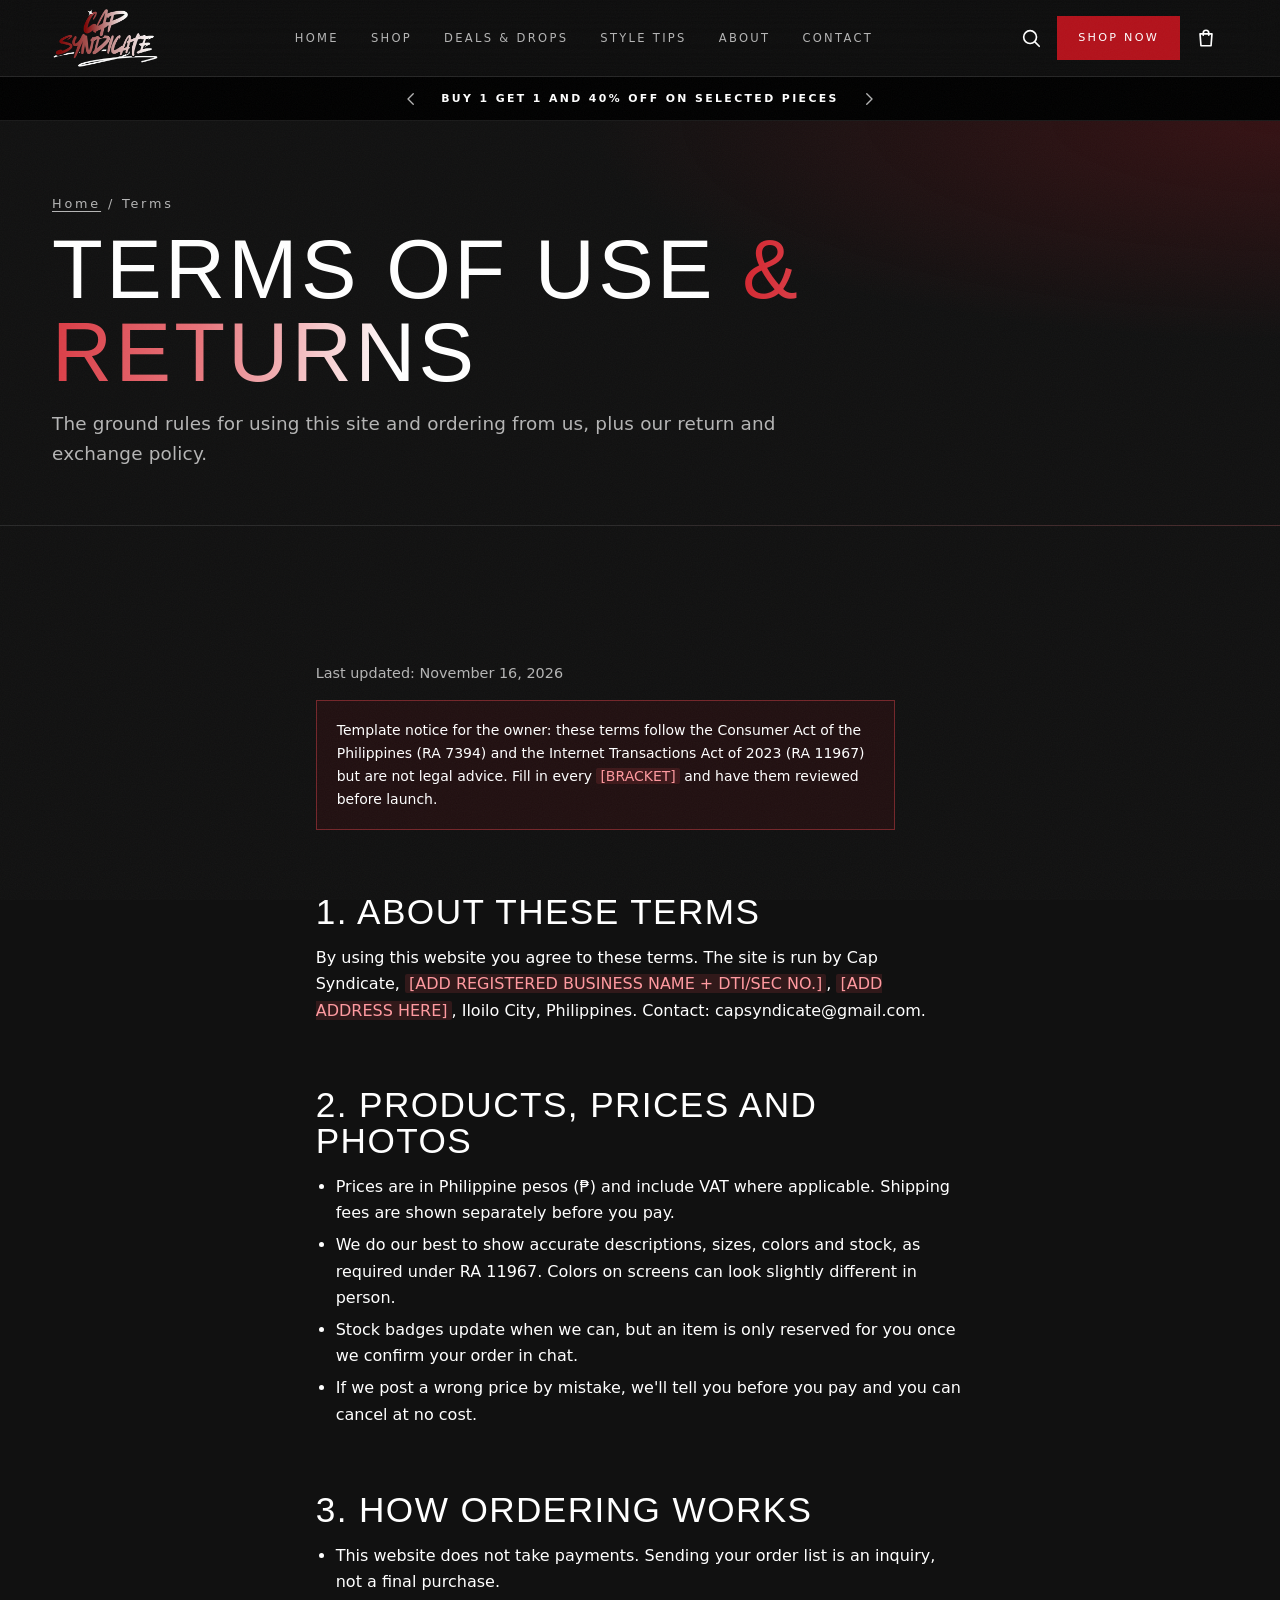
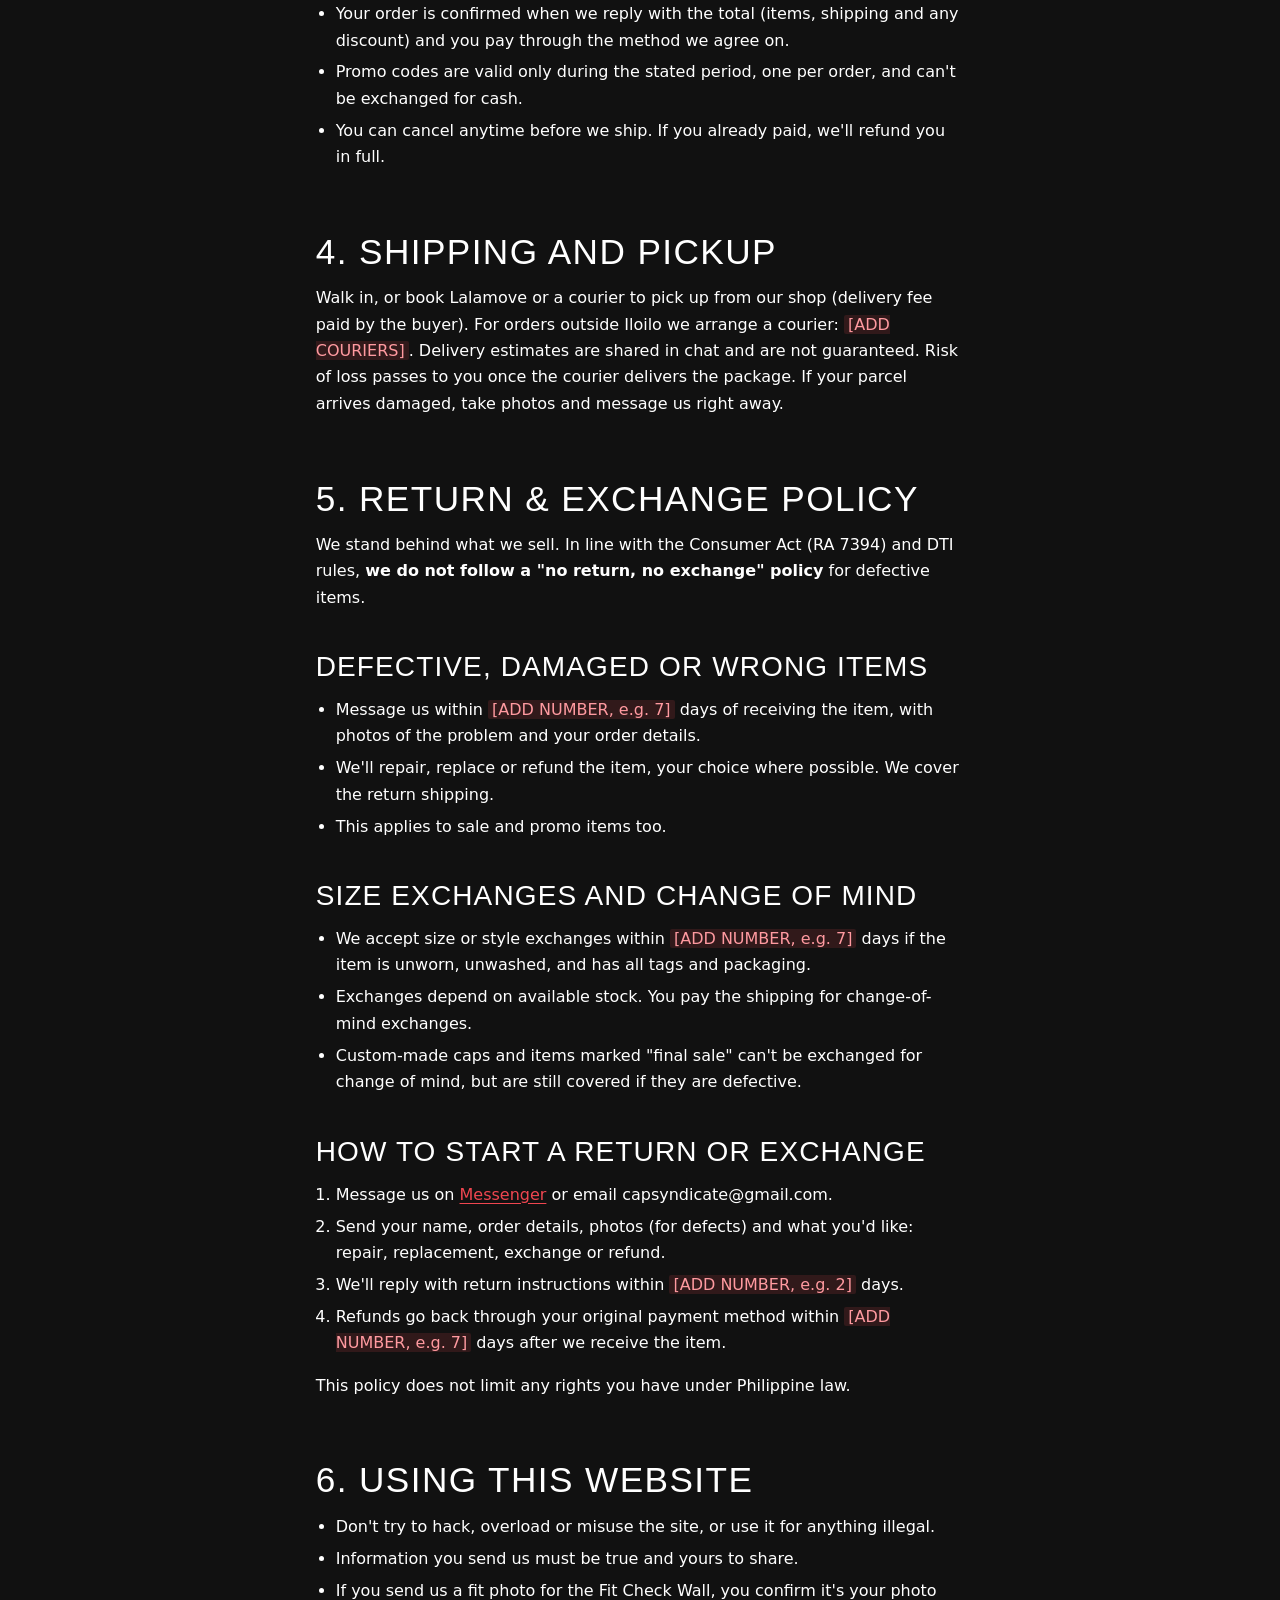
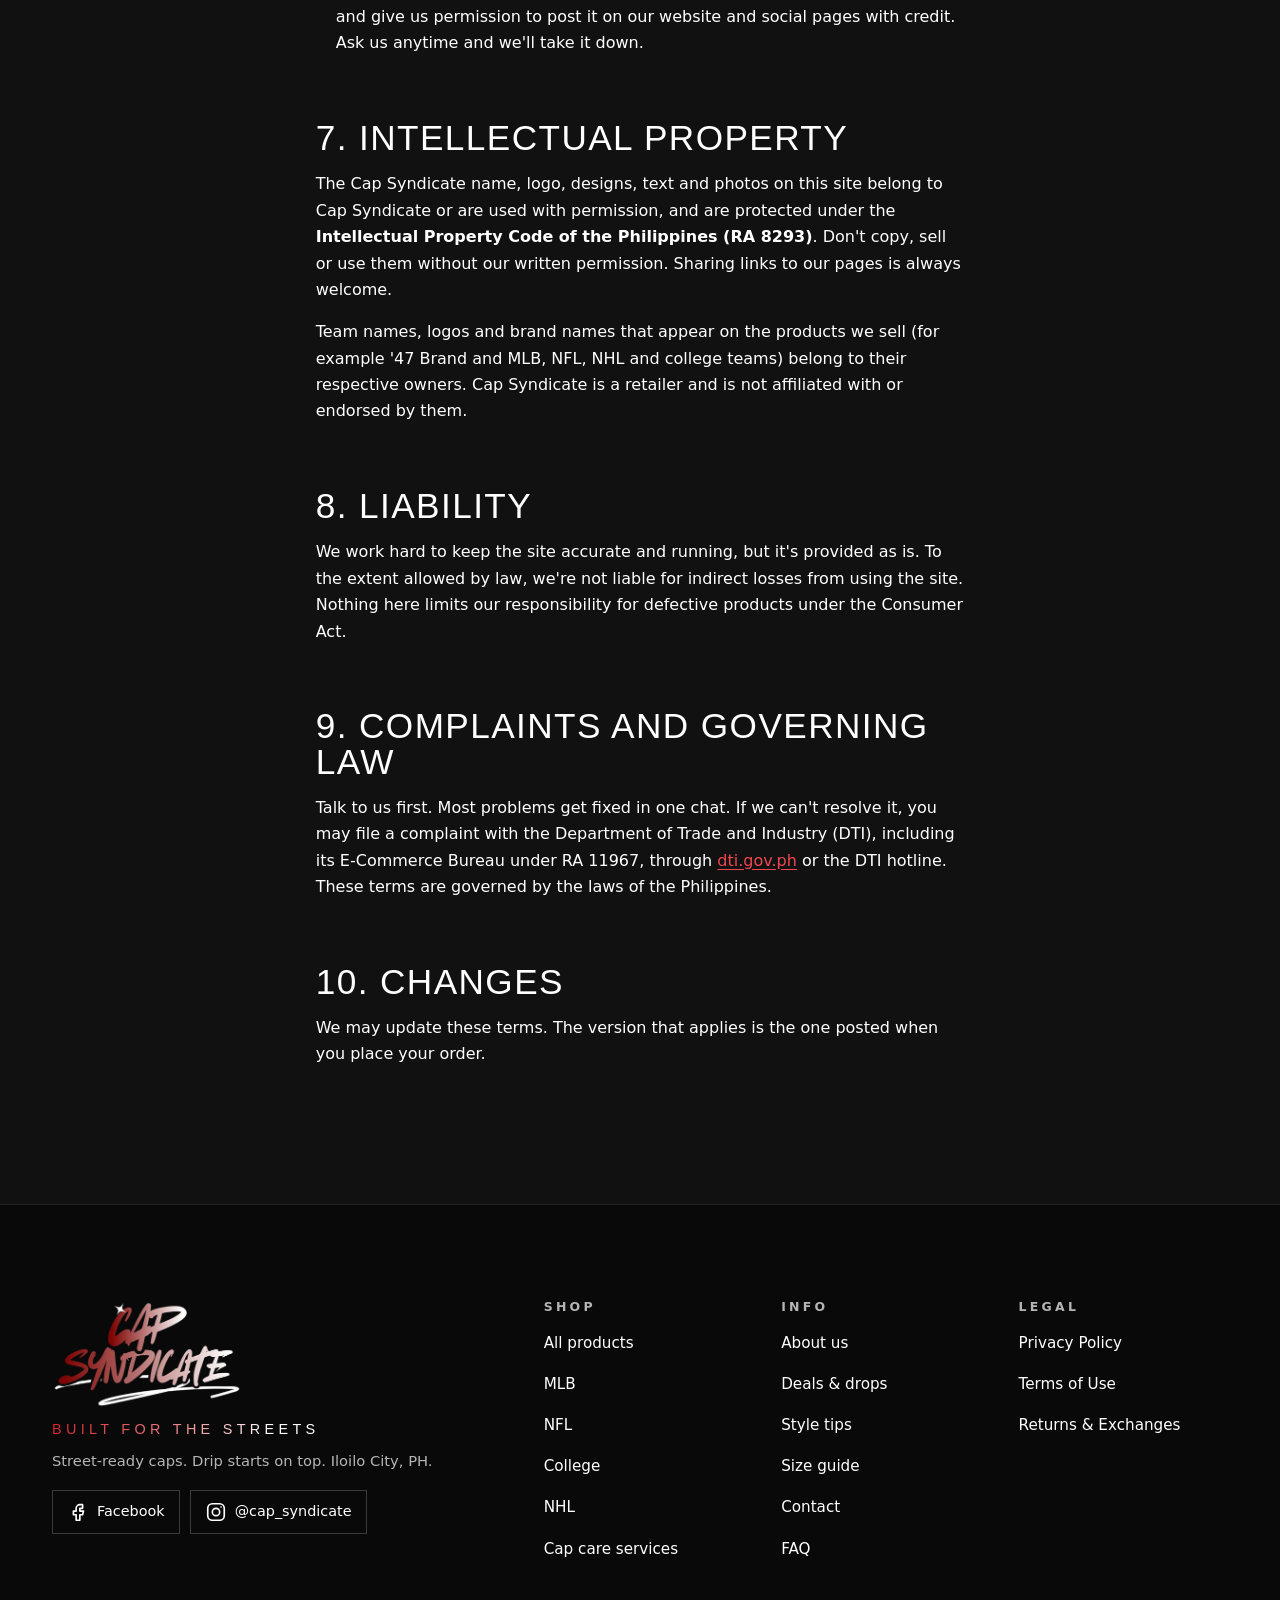
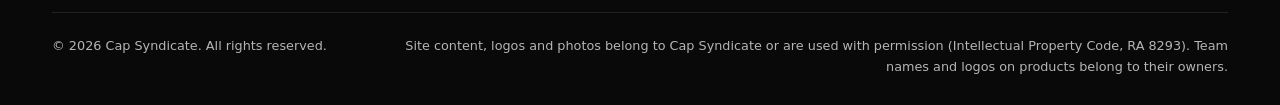
<file: frontend/terms.html>
<!doctype html>
<html lang="en">
<head>
  <meta charset="utf-8">
  <meta name="viewport" content="width=device-width, initial-scale=1, viewport-fit=cover">
  <meta http-equiv="Content-Security-Policy" content="default-src 'self'; script-src 'self'; style-src 'self' https://fonts.googleapis.com; font-src https://fonts.gstatic.com; img-src 'self' data: https:; frame-src https://www.google.com https://maps.google.com; connect-src 'self' https:; form-action 'self' mailto: https:; base-uri 'self'; object-src 'none'">
  <title>Terms of Use & Return Policy | Cap Syndicate</title>
  <meta name="description" content="Terms of use, ordering, and the return and exchange policy of Cap Syndicate, following RA 7394 and RA 11967.">
  <link rel="canonical" href="https://capsyndicate.com/terms.html">
  <meta name="theme-color" content="#111111">
  <!-- Open Graph: what Facebook, Messenger and IG show when someone shares a link -->
  <meta property="og:type" content="website">
  <meta property="og:site_name" content="Cap Syndicate">
  <meta property="og:locale" content="en_PH">
  <meta property="og:title" content="Terms of Use & Return Policy | Cap Syndicate">
  <meta property="og:description" content="Terms of use, ordering, and the return and exchange policy of Cap Syndicate, following RA 7394 and RA 11967.">
  <meta property="og:url" content="https://capsyndicate.com/terms.html">
  <meta property="og:image" content="https://capsyndicate.com/images/og-image.jpg">
  <meta property="og:image:width" content="1200">
  <meta property="og:image:height" content="630">
  <meta property="og:image:alt" content="Cap Syndicate logo. Built for the Streets.">
  <meta name="twitter:card" content="summary_large_image">
  <link rel="icon" type="image/png" href="images/favicon.png">
  <link rel="apple-touch-icon" href="images/apple-touch-icon.png">
  <link rel="preconnect" href="https://fonts.googleapis.com">
  <link rel="preconnect" href="https://fonts.gstatic.com" crossorigin>
  <link rel="stylesheet" href="https://fonts.googleapis.com/css2?family=Bebas+Neue&amp;family=Permanent+Marker&amp;family=Poppins:wght@300;400;500;600&amp;display=swap">
  <link rel="stylesheet" href="css/style.css">
  <script src="js/products.js" defer></script>
  <script src="js/main.js" defer></script>
</head>
<body data-page="terms">
  <a class="skip-link" href="#main">Skip to content</a>
  <svg class="sprite" aria-hidden="true" focusable="false" width="0" height="0"><defs><radialGradient id="g-floor" cx=".5" cy=".42" r=".62"><stop offset="0" stop-color="#303030"/><stop offset="1" stop-color="#1b1b1b" stop-opacity="0"/></radialGradient></defs><symbol id="i-menu" viewBox="0 0 24 24"><path d="M3 6h18M3 12h18M3 18h18"/></symbol><symbol id="i-close" viewBox="0 0 24 24"><path d="M6 6l12 12M18 6L6 18"/></symbol><symbol id="i-bag" viewBox="0 0 24 24"><path d="M5.5 7.5h13l-1 13h-11z"/><path d="M9 9V6.5a3 3 0 0 1 6 0V9"/></symbol><symbol id="i-search" viewBox="0 0 24 24"><circle cx="11" cy="11" r="7"/><path d="M16.5 16.5L21 21"/></symbol><symbol id="i-copy" viewBox="0 0 24 24"><rect x="9" y="9" width="11" height="11" rx="2"/><path d="M15 5V4a1 1 0 0 0-1-1H5a1 1 0 0 0-1 1v9a1 1 0 0 0 1 1h1"/></symbol><symbol id="i-plus" viewBox="0 0 24 24"><path d="M12 5v14M5 12h14"/></symbol><symbol id="i-minus" viewBox="0 0 24 24"><path d="M5 12h14"/></symbol><symbol id="i-arrow-right" viewBox="0 0 24 24"><path d="M5 12h14M13 6l6 6-6 6"/></symbol><symbol id="i-messenger" viewBox="0 0 24 24"><path d="M12 3C7 3 3 6.7 3 11.3c0 2.6 1.3 4.9 3.3 6.4V21l3.1-1.7c.8.2 1.7.4 2.6.4 5 0 9-3.7 9-8.4S17 3 12 3z"/><path d="M7.5 13.5l3-3.2 2.4 2.2 3.6-3.2"/></symbol><symbol id="i-instagram" viewBox="0 0 24 24"><rect x="3" y="3" width="18" height="18" rx="5"/><circle cx="12" cy="12" r="4"/><path d="M17.5 6.5h.01"/></symbol><symbol id="i-facebook" viewBox="0 0 24 24"><path d="M14 8h3V4h-3a4 4 0 0 0-4 4v3H7v4h3v6h4v-6h3l1-4h-4V8z"/></symbol><symbol id="i-mail" viewBox="0 0 24 24"><rect x="3" y="5" width="18" height="14" rx="2"/><path d="M3 7l9 6 9-6"/></symbol><symbol id="i-pin" viewBox="0 0 24 24"><path d="M12 21s-7-6.2-7-11a7 7 0 0 1 14 0c0 4.8-7 11-7 11z"/><circle cx="12" cy="10" r="2.5"/></symbol><symbol id="i-clock" viewBox="0 0 24 24"><circle cx="12" cy="12" r="9"/><path d="M12 7v5l3 2"/></symbol><symbol id="i-phone" viewBox="0 0 24 24"><path d="M5 4h4l2 5-2.5 1.5a11 11 0 0 0 5 5L15 13l5 2v4a2 2 0 0 1-2 2A16 16 0 0 1 3 6a2 2 0 0 1 2-2z"/></symbol><symbol id="i-gift" viewBox="0 0 24 24"><rect x="3" y="8" width="18" height="4"/><path d="M5 12v9h14v-9M12 8v13"/><path d="M12 8C10 4 6 4 6 6.5S12 8 12 8zM12 8c2-4 6-4 6-1.5S12 8 12 8z"/></symbol><symbol id="i-tag" viewBox="0 0 24 24"><path d="M3 12V4h8l10 10-8 8z"/><circle cx="7.5" cy="7.5" r="1.5"/></symbol><symbol id="i-users" viewBox="0 0 24 24"><circle cx="9" cy="8" r="3.5"/><path d="M3 20c0-3.3 2.7-6 6-6s6 2.7 6 6"/><path d="M16 4.5a3.5 3.5 0 0 1 0 7M18 14c2 .6 3 2.6 3 6"/></symbol><symbol id="i-pen" viewBox="0 0 24 24"><path d="M4 20l4-1L19 8l-3-3L5 16z"/><path d="M14 7l3 3"/></symbol><symbol id="i-calendar" viewBox="0 0 24 24"><rect x="3" y="5" width="18" height="16" rx="2"/><path d="M3 10h18M8 3v4M16 3v4"/></symbol><symbol id="i-truck" viewBox="0 0 24 24"><path d="M2 6h11v10H2zM13 9h4l3 3v4h-7z"/><circle cx="6.5" cy="17.5" r="1.8"/><circle cx="16.5" cy="17.5" r="1.8"/></symbol><symbol id="i-refresh" viewBox="0 0 24 24"><path d="M20 11a8 8 0 0 0-14-4L4 9M4 4v5h5M4 13a8 8 0 0 0 14 4l2-2M20 20v-5h-5"/></symbol><symbol id="i-shield" viewBox="0 0 24 24"><path d="M12 3l8 3v6c0 4.5-3.2 7.8-8 9-4.8-1.2-8-4.5-8-9V6z"/><path d="M8.5 12l2.5 2.5L15.5 10"/></symbol><symbol id="i-chevron-left" viewBox="0 0 24 24"><path d="M15 5l-7 7 7 7"/></symbol><symbol id="i-chevron-right" viewBox="0 0 24 24"><path d="M9 5l7 7-7 7"/></symbol><symbol id="i-info" viewBox="0 0 24 24"><circle cx="12" cy="12" r="9"/><path d="M12 11v6M12 7.5h.01"/></symbol><symbol id="i-sparkle" viewBox="0 0 24 24"><path fill="currentColor" stroke="none" d="M12 2l2.2 7.8L22 12l-7.8 2.2L12 22l-2.2-7.8L2 12l7.8-2.2z"/></symbol></svg>

  <header class="site-header">
    <div class="container header-inner">
      <button class="icon-btn menu-toggle" type="button" data-open-nav aria-controls="nav-drawer" aria-expanded="false">
        <svg class="icon" aria-hidden="true" focusable="false"><use href="#i-menu"></use></svg><span class="sr-only">Open menu</span>
      </button>
      <a class="brand" href="index.html" aria-label="Cap Syndicate home">
        <img src="images/logo-wordmark.png" alt="Cap Syndicate" width="400" height="225">
      </a>
      <nav class="main-nav" aria-label="Main">
        <ul><li><a href="index.html">Home</a></li><li><a href="products.html">Shop</a></li><li><a href="deals.html">Deals &amp; Drops</a></li><li><a href="tips.html">Style Tips</a></li><li><a href="about.html">About</a></li><li><a href="contact.html">Contact</a></li></ul>
      </nav>
      <div class="header-actions">
        <a class="icon-btn" href="products.html?search=1"><svg class="icon" aria-hidden="true" focusable="false"><use href="#i-search"></use></svg><span class="sr-only">Search the shop</span></a>
        <a class="btn btn--primary btn--sm header-shop" href="products.html">Shop Now</a>
        <button class="icon-btn" type="button" data-open-cart aria-controls="cart-drawer">
          <svg class="icon" aria-hidden="true" focusable="false"><use href="#i-bag"></use></svg><span class="cart-count" data-cart-count data-count="0" aria-hidden="true">0</span><span class="sr-only">Open order list</span>
        </button>
      </div>
    </div>
  </header>

  <!-- Announcement carousel: messages come from SHOP_SETTINGS.announcements in js/products.js -->
  <div class="topbar" role="region" aria-roledescription="carousel" aria-label="Announcements">
    <button class="topbar-btn" type="button" data-topbar-prev><svg class="icon icon--sm" aria-hidden="true" focusable="false"><use href="#i-chevron-left"></use></svg><span class="sr-only">Previous announcement</span></button>
    <p class="topbar-msg" data-topbar aria-live="polite">New drops every week. <a href="deals.html">See deals</a></p>
    <button class="topbar-btn" type="button" data-topbar-next><svg class="icon icon--sm" aria-hidden="true" focusable="false"><use href="#i-chevron-right"></use></svg><span class="sr-only">Next announcement</span></button>
  </div>

  <!-- Mobile menu -->
  <dialog class="drawer" id="nav-drawer" aria-label="Menu">
    <div class="drawer-head">
      <img src="images/logo-wordmark.png" alt="" width="400" height="225" class="drawer-logo">
      <button class="icon-btn" type="button" data-close><svg class="icon" aria-hidden="true" focusable="false"><use href="#i-close"></use></svg><span class="sr-only">Close menu</span></button>
    </div>
    <div class="drawer-body">
      <nav class="mobile-nav" aria-label="Mobile">
        <ul><li><a href="index.html">Home<svg class="icon" aria-hidden="true" focusable="false"><use href="#i-arrow-right"></use></svg></a></li><li><a href="products.html">Shop<svg class="icon" aria-hidden="true" focusable="false"><use href="#i-arrow-right"></use></svg></a></li><li><a href="deals.html">Deals &amp; Drops<svg class="icon" aria-hidden="true" focusable="false"><use href="#i-arrow-right"></use></svg></a></li><li><a href="tips.html">Style Tips<svg class="icon" aria-hidden="true" focusable="false"><use href="#i-arrow-right"></use></svg></a></li><li><a href="about.html">About<svg class="icon" aria-hidden="true" focusable="false"><use href="#i-arrow-right"></use></svg></a></li><li><a href="contact.html">Contact<svg class="icon" aria-hidden="true" focusable="false"><use href="#i-arrow-right"></use></svg></a></li></ul>
        <a class="btn btn--primary btn--block mt-3" href="products.html">Shop Now</a>
        <div class="socials">
          <a href="https://www.facebook.com/profile.php?id=61573261537346" target="_blank" rel="noopener noreferrer"><svg class="icon" aria-hidden="true" focusable="false"><use href="#i-facebook"></use></svg>Facebook</a>
          <a href="https://www.instagram.com/cap_syndicate/" target="_blank" rel="noopener noreferrer"><svg class="icon" aria-hidden="true" focusable="false"><use href="#i-instagram"></use></svg>@cap_syndicate</a>
        </div>
      </nav>
    </div>
  </dialog>
  <main id="main">
    <section class="page-hero">
      <div class="container">
        <nav class="breadcrumbs" aria-label="Breadcrumb"><a href="index.html">Home</a> / Terms</nav>
        <h1>Terms of use <span class="text-gradient">&amp; returns</span></h1>
        <p class="lead">The ground rules for using this site and ordering from us, plus our return and exchange policy.</p>
      </div>
    </section>

    <section class="section">
      <div class="container prose">
        <p class="legal-meta">Last updated: November 16, 2026</p>
        <p class="callout small">Template notice for the owner: these terms follow the Consumer Act of the Philippines (RA 7394) and the Internet Transactions Act of 2023 (RA 11967) but are not legal advice. Fill in every <span class="ph">[BRACKET]</span> and have them reviewed before launch.</p>

        <h2>1. About these terms</h2>
        <p>By using this website you agree to these terms. The site is run by Cap Syndicate, <span class="ph">[ADD REGISTERED BUSINESS NAME + DTI/SEC NO.]</span>, <span class="ph">[ADD ADDRESS HERE]</span>, Iloilo City, Philippines. Contact: <span data-setting="email">capsyndicate@gmail.com</span>.</p>

        <h2>2. Products, prices and photos</h2>
        <ul>
          <li>Prices are in Philippine pesos (&#8369;) and include VAT where applicable. Shipping fees are shown separately before you pay.</li>
          <li>We do our best to show accurate descriptions, sizes, colors and stock, as required under RA 11967. Colors on screens can look slightly different in person.</li>
          <li>Stock badges update when we can, but an item is only reserved for you once we confirm your order in chat.</li>
          <li>If we post a wrong price by mistake, we'll tell you before you pay and you can cancel at no cost.</li>
        </ul>

        <h2>3. How ordering works</h2>
        <ul>
          <li>This website does not take payments. Sending your order list is an inquiry, not a final purchase.</li>
          <li>Your order is confirmed when we reply with the total (items, shipping and any discount) and you pay through the method we agree on.</li>
          <li>Promo codes are valid only during the stated period, one per order, and can't be exchanged for cash.</li>
          <li>You can cancel anytime before we ship. If you already paid, we'll refund you in full.</li>
        </ul>

        <h2>4. Shipping and pickup</h2>
        <p>Walk in, or book Lalamove or a courier to pick up from our shop (delivery fee paid by the buyer). For orders outside Iloilo we arrange a courier: <span class="ph">[ADD COURIERS]</span>. Delivery estimates are shared in chat and are not guaranteed. Risk of loss passes to you once the courier delivers the package. If your parcel arrives damaged, take photos and message us right away.</p>

        <h2 id="returns">5. Return &amp; Exchange Policy</h2>
        <p>We stand behind what we sell. In line with the Consumer Act (RA 7394) and DTI rules, <strong>we do not follow a "no return, no exchange" policy</strong> for defective items.</p>
        <h3>Defective, damaged or wrong items</h3>
        <ul>
          <li>Message us within <span class="ph">[ADD NUMBER, e.g. 7]</span> days of receiving the item, with photos of the problem and your order details.</li>
          <li>We'll repair, replace or refund the item, your choice where possible. We cover the return shipping.</li>
          <li>This applies to sale and promo items too.</li>
        </ul>
        <h3>Size exchanges and change of mind</h3>
        <ul>
          <li>We accept size or style exchanges within <span class="ph">[ADD NUMBER, e.g. 7]</span> days if the item is unworn, unwashed, and has all tags and packaging.</li>
          <li>Exchanges depend on available stock. You pay the shipping for change-of-mind exchanges.</li>
          <li>Custom-made caps and items marked "final sale" can't be exchanged for change of mind, but are still covered if they are defective.</li>
        </ul>
        <h3>How to start a return or exchange</h3>
        <ol>
          <li>Message us on <a data-href="messenger" href="https://m.me/61573261537346" target="_blank" rel="noopener noreferrer">Messenger</a> or email <span data-setting="email">capsyndicate@gmail.com</span>.</li>
          <li>Send your name, order details, photos (for defects) and what you'd like: repair, replacement, exchange or refund.</li>
          <li>We'll reply with return instructions within <span class="ph">[ADD NUMBER, e.g. 2]</span> days.</li>
          <li>Refunds go back through your original payment method within <span class="ph">[ADD NUMBER, e.g. 7]</span> days after we receive the item.</li>
        </ol>
        <p>This policy does not limit any rights you have under Philippine law.</p>

        <h2>6. Using this website</h2>
        <ul>
          <li>Don't try to hack, overload or misuse the site, or use it for anything illegal.</li>
          <li>Information you send us must be true and yours to share.</li>
          <li>If you send us a fit photo for the Fit Check Wall, you confirm it's your photo and give us permission to post it on our website and social pages with credit. Ask us anytime and we'll take it down.</li>
        </ul>

        <h2 id="ip">7. Intellectual property</h2>
        <p>The Cap Syndicate name, logo, designs, text and photos on this site belong to Cap Syndicate or are used with permission, and are protected under the <strong>Intellectual Property Code of the Philippines (RA 8293)</strong>. Don't copy, sell or use them without our written permission. Sharing links to our pages is always welcome.</p>
        <p>Team names, logos and brand names that appear on the products we sell (for example '47 Brand and MLB, NFL, NHL and college teams) belong to their respective owners. Cap Syndicate is a retailer and is not affiliated with or endorsed by them.</p>

        <h2>8. Liability</h2>
        <p>We work hard to keep the site accurate and running, but it's provided as is. To the extent allowed by law, we're not liable for indirect losses from using the site. Nothing here limits our responsibility for defective products under the Consumer Act.</p>

        <h2>9. Complaints and governing law</h2>
        <p>Talk to us first. Most problems get fixed in one chat. If we can't resolve it, you may file a complaint with the Department of Trade and Industry (DTI), including its E-Commerce Bureau under RA 11967, through <a href="https://www.dti.gov.ph" target="_blank" rel="noopener noreferrer">dti.gov.ph</a> or the DTI hotline. These terms are governed by the laws of the Philippines.</p>

        <h2>10. Changes</h2>
        <p>We may update these terms. The version that applies is the one posted when you place your order.</p>
      </div>
    </section>
  </main>

  <!-- Order list (saved in this browser with localStorage, no payment) -->
  <dialog class="drawer drawer--right" id="cart-drawer" aria-labelledby="cart-title">
    <div class="drawer-head">
      <h2 id="cart-title">Order list</h2>
      <button class="icon-btn" type="button" data-close><svg class="icon" aria-hidden="true" focusable="false"><use href="#i-close"></use></svg><span class="sr-only">Close order list</span></button>
    </div>
    <div class="drawer-body">
      <div class="cart-empty" id="cart-empty">
        <p class="marker">Nothing here yet.</p>
        <p>Add caps from the shop, then send the list to us on Messenger.</p>
        <a class="btn btn--primary" href="products.html">Browse the shop</a>
      </div>
      <ul class="cart-items" id="cart-items"></ul>
      <form class="stack mt-3" id="cart-details" hidden>
        <div class="field"><label for="cart-name">Your name <span class="muted">(optional)</span></label><input class="input" id="cart-name" name="name" autocomplete="name" maxlength="60"></div>
        <div class="field"><label for="cart-code">Promo code <span class="muted">(optional)</span></label><input class="input" id="cart-code" name="code" maxlength="30" autocapitalize="characters"></div>
        <div class="field"><label for="cart-notes">Notes <span class="muted">(pickup or delivery, your city)</span></label><textarea class="textarea" id="cart-notes" name="notes" maxlength="300" rows="3"></textarea></div>
      </form>
    </div>
    <div class="drawer-foot" id="cart-foot" hidden>
      <div class="cart-subtotal"><span>Estimated total</span><span id="cart-subtotal">&#8369;0</span></div>
      <p class="cart-note">No payment on this site. We confirm stock, shipping fee and payment with you in chat.</p>
      <button class="btn btn--primary btn--block" type="button" data-send-messenger><svg class="icon" aria-hidden="true" focusable="false"><use href="#i-messenger"></use></svg>Send order via Messenger</button>
      <button class="btn btn--ghost btn--block" type="button" data-send-email><svg class="icon" aria-hidden="true" focusable="false"><use href="#i-mail"></use></svg>Email order</button>
      <button class="remove-btn" type="button" data-clear-cart>Clear list</button>
    </div>
  </dialog>

  <!-- Product details -->
  <dialog class="modal" id="product-modal" aria-labelledby="pm-title">
    <button class="icon-btn modal-close" type="button"><svg class="icon" aria-hidden="true" focusable="false"><use href="#i-close"></use></svg><span class="sr-only">Close product details</span></button>
    <div class="modal-scroll" id="pm-body"></div>
  </dialog>

  <div class="toast" id="toast" role="status" aria-live="polite" hidden></div>

  <footer class="site-footer torn-top">
    <div class="container">
      <div class="footer-top">
        <div class="footer-brand">
          <a href="index.html" aria-label="Cap Syndicate home"><img src="images/logo-wordmark.png" alt="Cap Syndicate" width="400" height="225" loading="lazy"></a>
          <p class="tag"><span class="text-gradient">BUILT FOR THE STREETS</span></p>
          <p>Street-ready caps. Drip starts on top. Iloilo City, PH.</p>
          <div class="socials mt-2">
            <a href="https://www.facebook.com/profile.php?id=61573261537346" target="_blank" rel="noopener noreferrer"><svg class="icon" aria-hidden="true" focusable="false"><use href="#i-facebook"></use></svg>Facebook</a>
            <a href="https://www.instagram.com/cap_syndicate/" target="_blank" rel="noopener noreferrer"><svg class="icon" aria-hidden="true" focusable="false"><use href="#i-instagram"></use></svg>@cap_syndicate</a>
          </div>
        </div>
        <div class="footer-cols">
          <nav class="footer-col" aria-label="Shop links">
            <h2>Shop</h2>
            <ul>
              <li><a href="products.html">All products</a></li>
              <li><a href="products.html?cat=mlb">MLB</a></li>
              <li><a href="products.html?cat=nfl">NFL</a></li>
              <li><a href="products.html?cat=college">College</a></li>
              <li><a href="products.html?cat=nhl">NHL</a></li>
              <li><a href="products.html#services-title">Cap care services</a></li>
            </ul>
          </nav>
          <nav class="footer-col" aria-label="Info links">
            <h2>Info</h2>
            <ul>
              <li><a href="about.html">About us</a></li>
              <li><a href="deals.html">Deals &amp; drops</a></li>
              <li><a href="tips.html">Style tips</a></li>
              <li><a href="tips.html#size-guide">Size guide</a></li>
              <li><a href="contact.html">Contact</a></li>
              <li><a href="contact.html#faq">FAQ</a></li>
            </ul>
          </nav>
          <nav class="footer-col" aria-label="Legal links">
            <h2>Legal</h2>
            <ul>
              <li><a href="privacy.html">Privacy Policy</a></li>
              <li><a href="terms.html">Terms of Use</a></li>
              <li><a href="terms.html#returns">Returns &amp; Exchanges</a></li>
            </ul>
          </nav>
        </div>
      </div>
      <div class="footer-bottom">
        <p>&copy; 2026 Cap Syndicate. All rights reserved.</p>
        <p>Site content, logos and photos belong to Cap Syndicate or are used with permission (Intellectual Property Code, RA 8293). Team names and logos on products belong to their owners.</p>
      </div>
    </div>
  </footer>
</body>
</html>
</file>
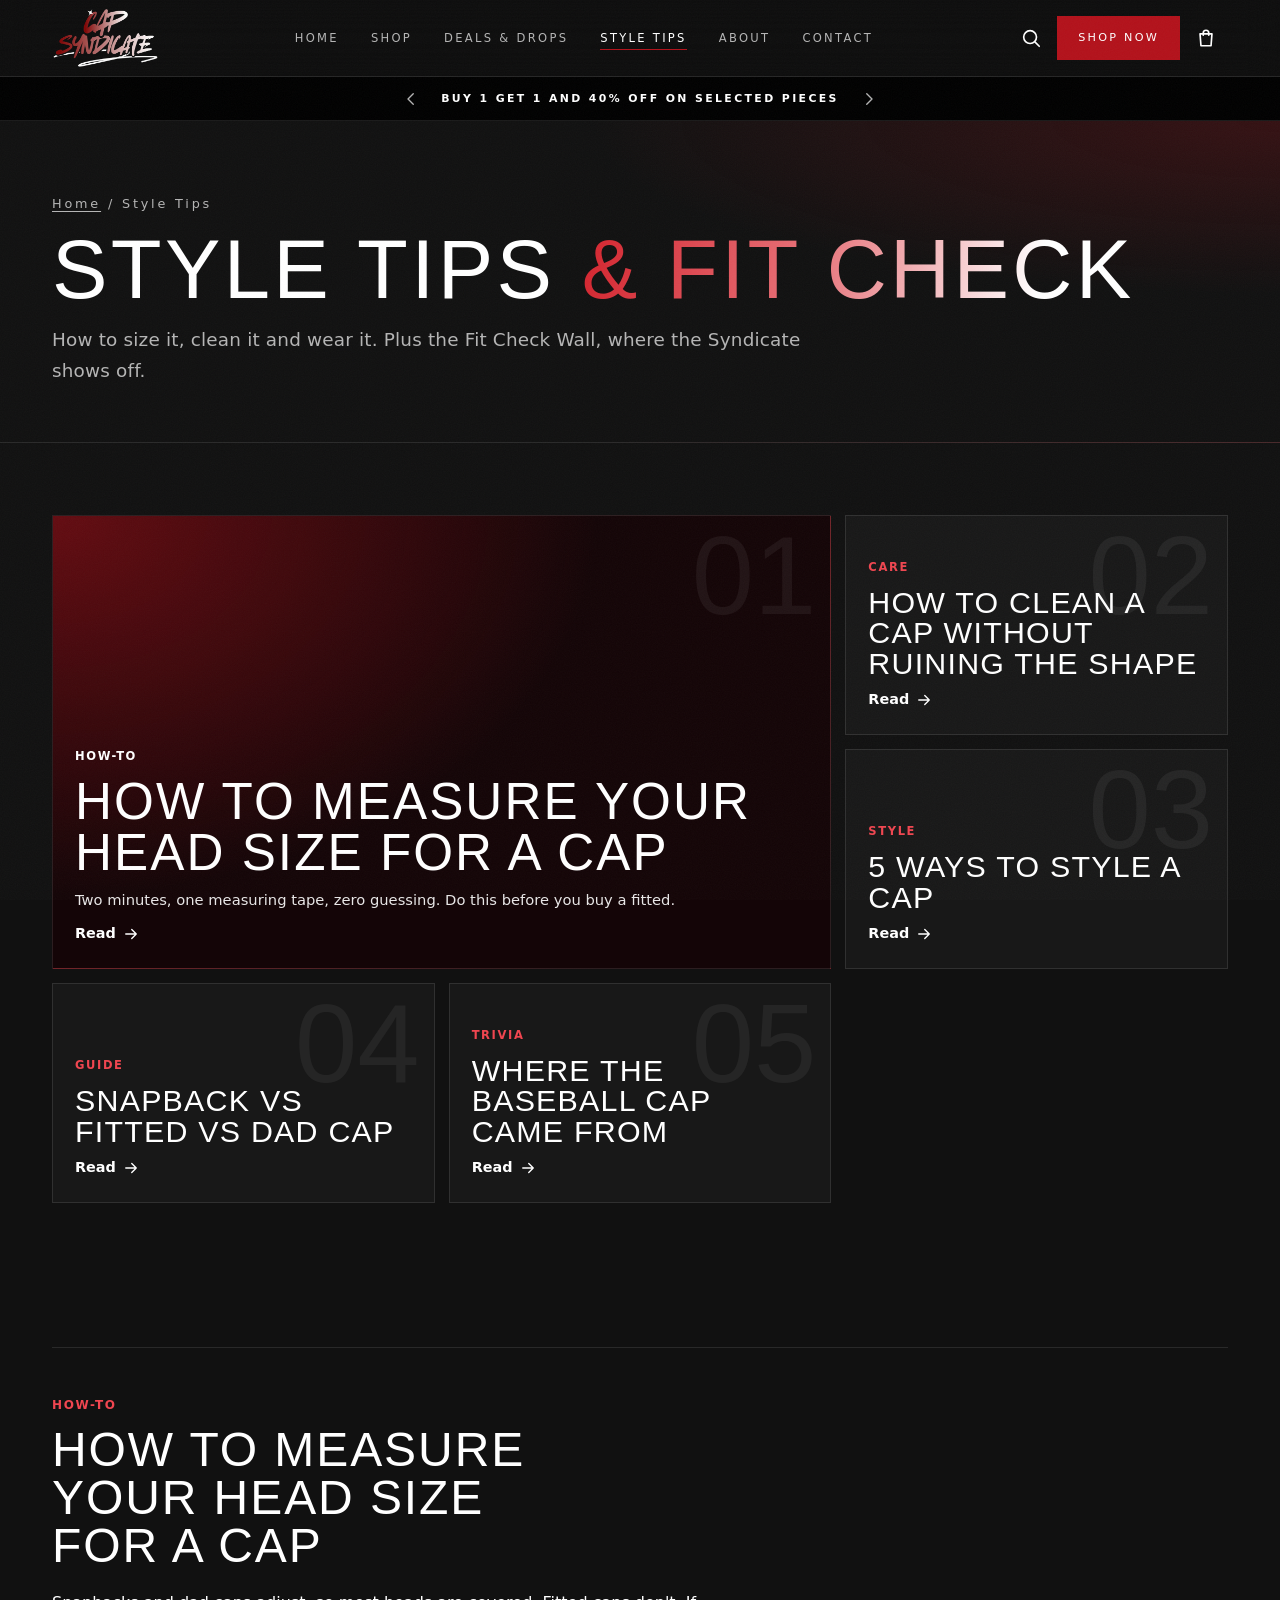
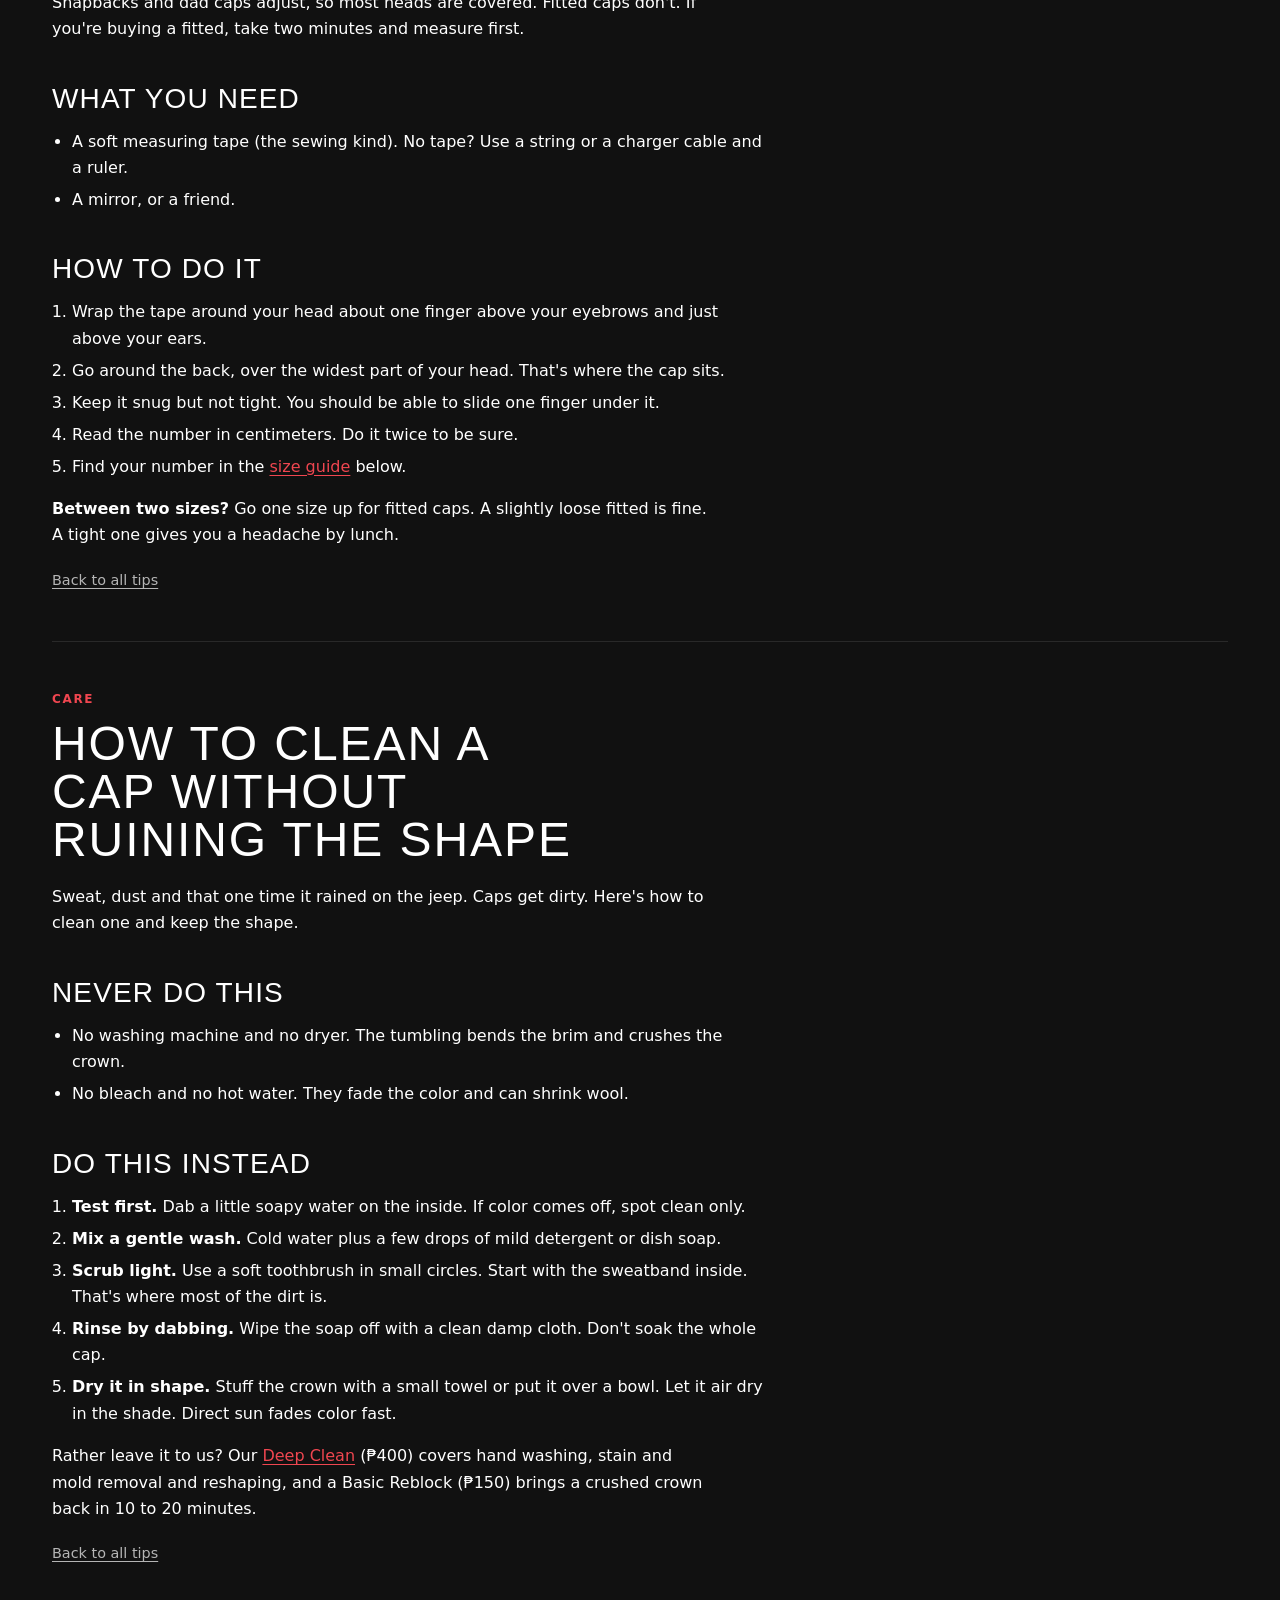
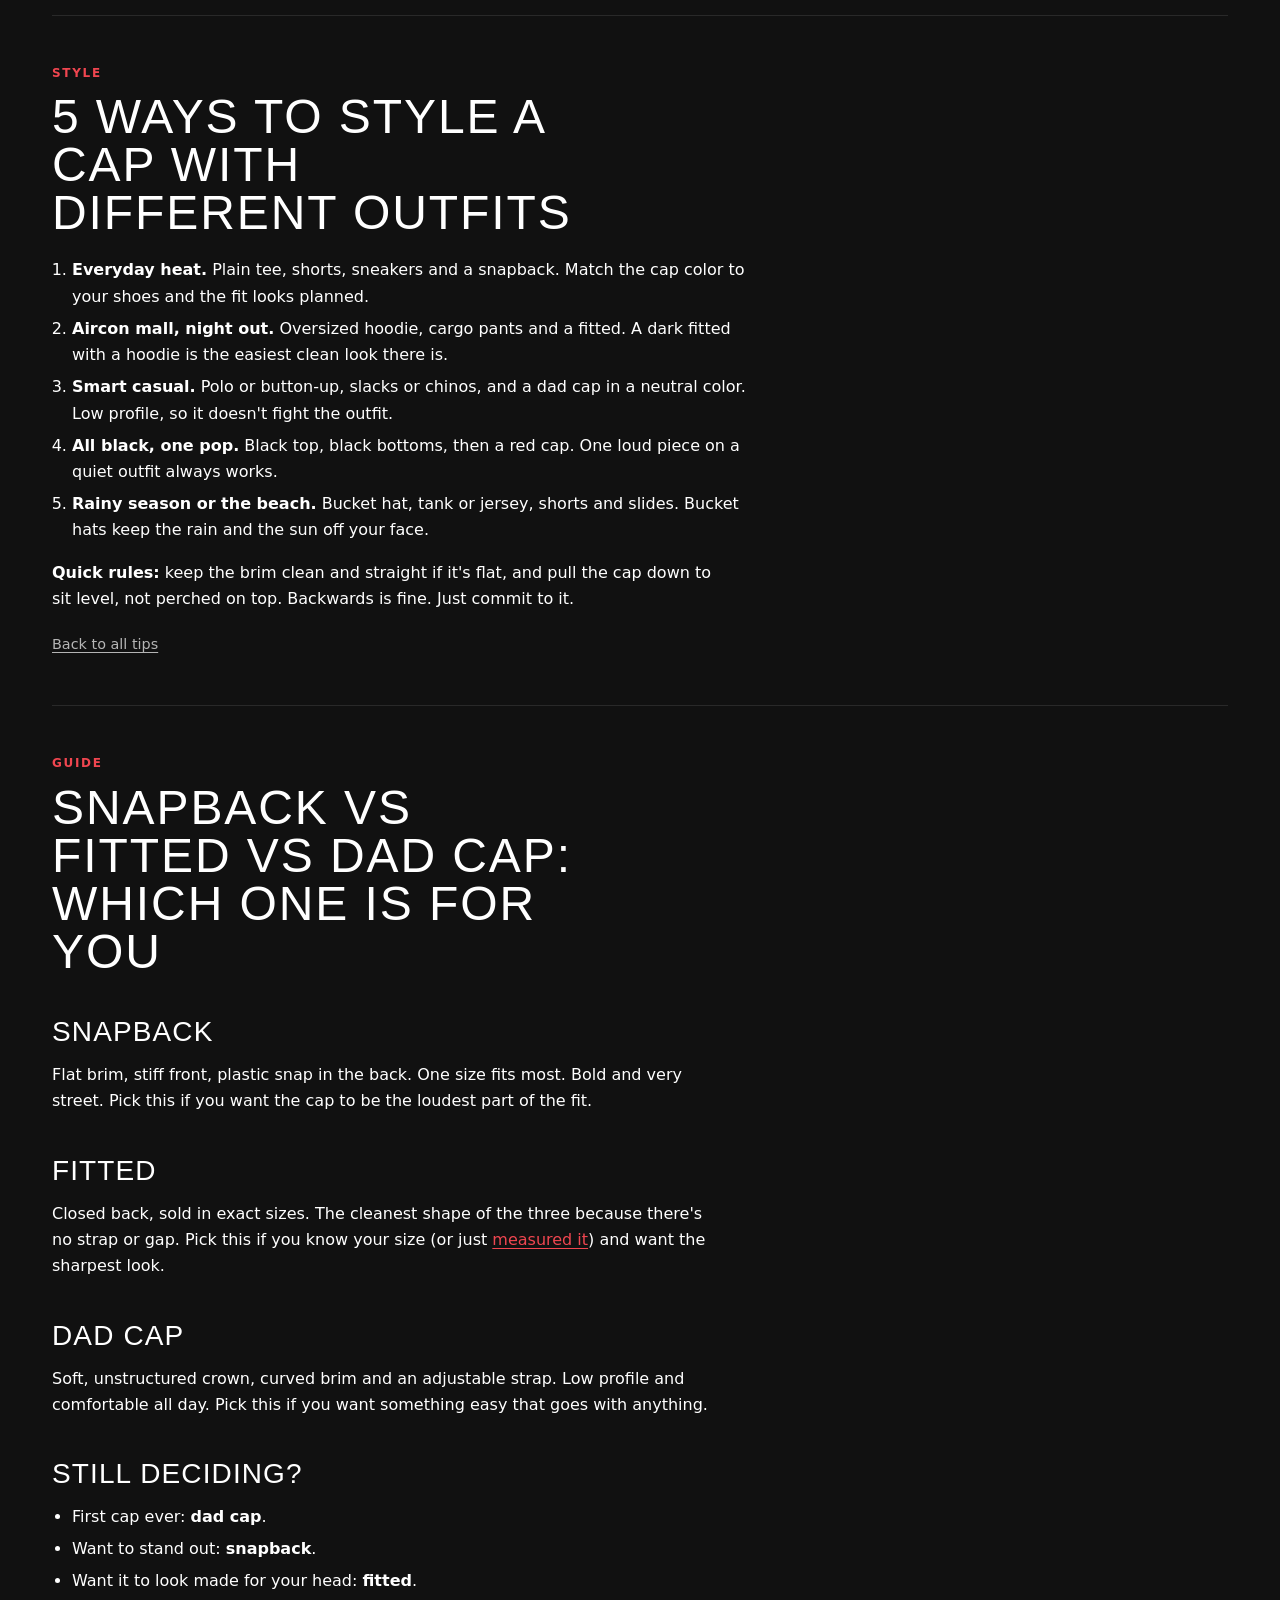
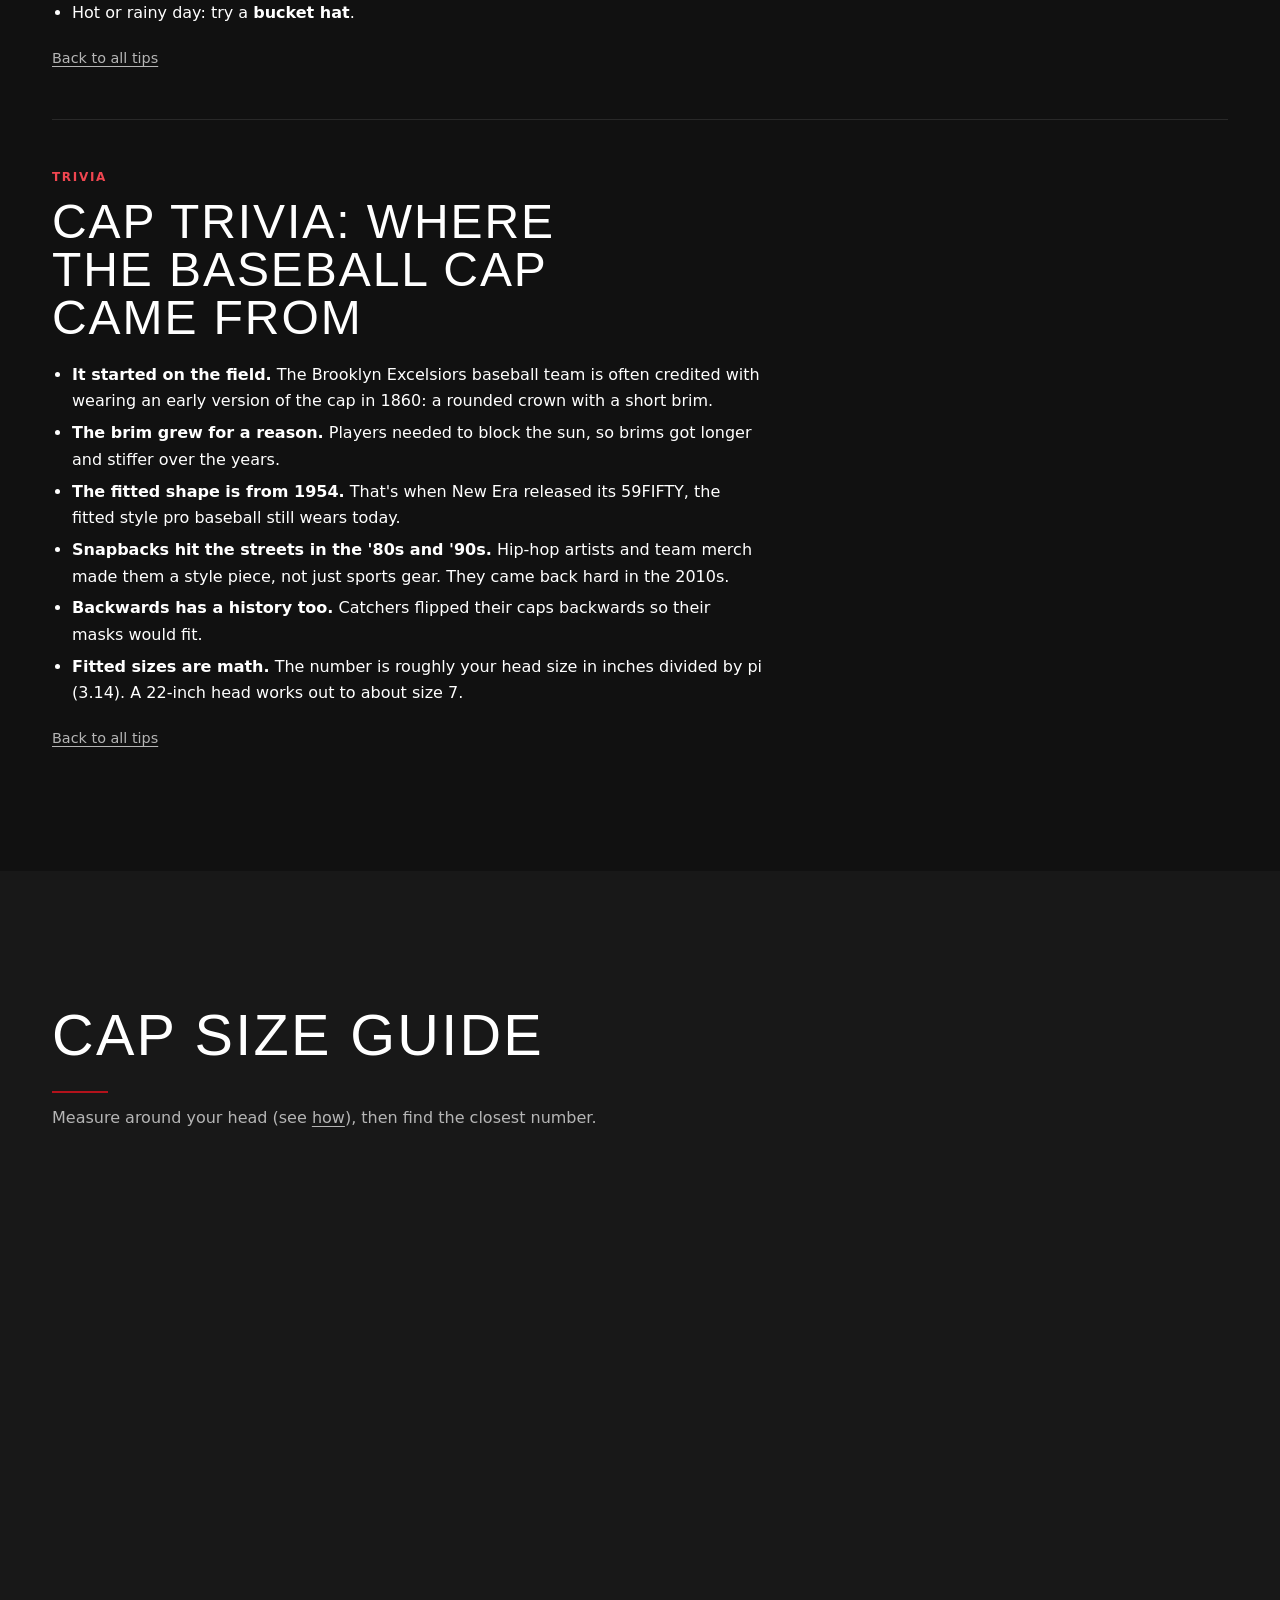
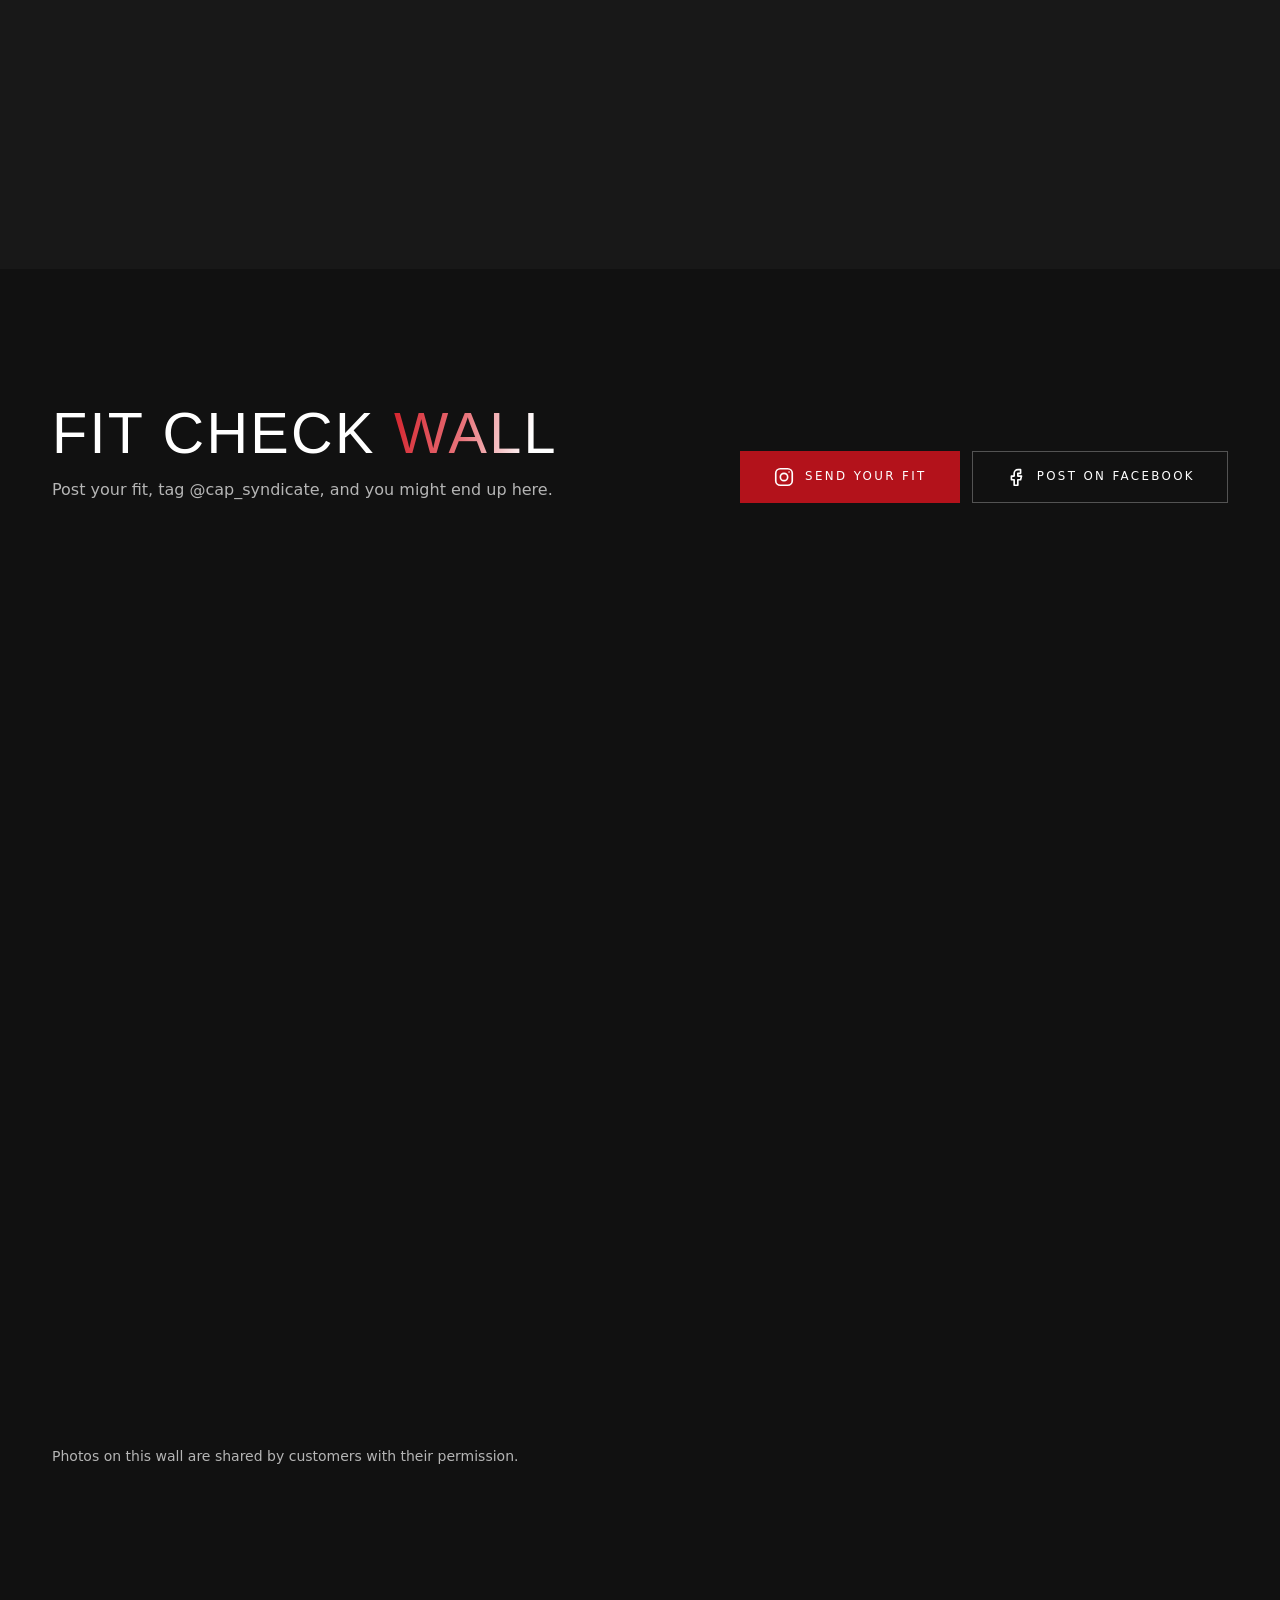
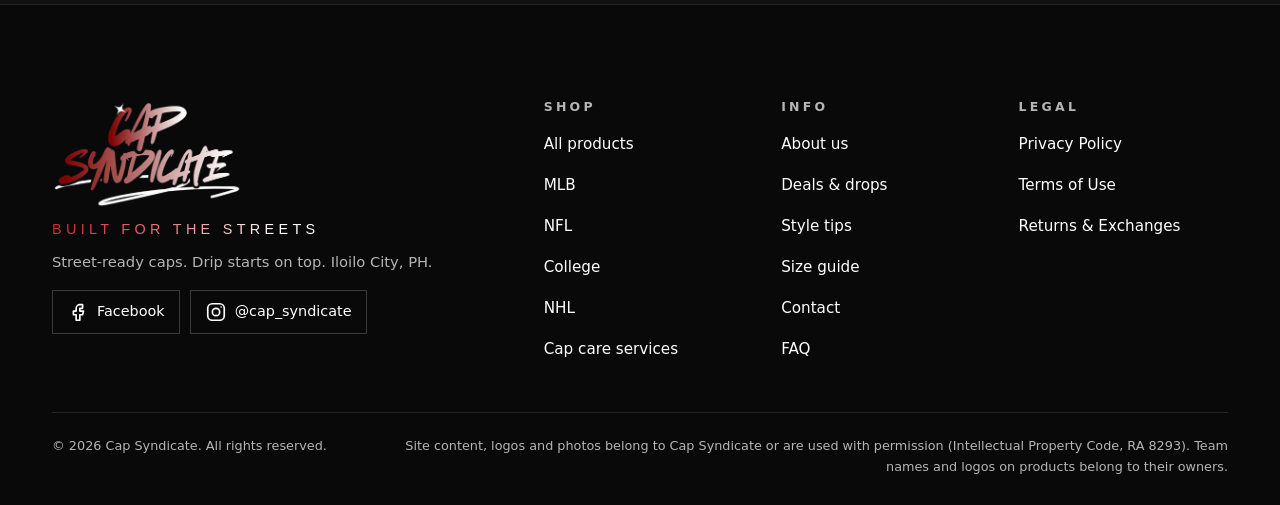
<file: frontend/tips.html>
<!doctype html>
<html lang="en">
<head>
  <meta charset="utf-8">
  <meta name="viewport" content="width=device-width, initial-scale=1, viewport-fit=cover">
  <meta http-equiv="Content-Security-Policy" content="default-src 'self'; script-src 'self'; style-src 'self' https://fonts.googleapis.com; font-src https://fonts.gstatic.com; img-src 'self' data: https:; frame-src https://www.google.com https://maps.google.com; connect-src 'self' https:; form-action 'self' mailto: https:; base-uri 'self'; object-src 'none'">
  <title>Style Tips & Fit Check | Cap Syndicate</title>
  <meta name="description" content="How to measure your head for a cap, how to clean a cap, 5 ways to style one, snapback vs fitted vs dad cap, cap trivia and the size guide.">
  <link rel="canonical" href="https://capsyndicate.com/tips.html">
  <meta name="theme-color" content="#111111">
  <!-- Open Graph: what Facebook, Messenger and IG show when someone shares a link -->
  <meta property="og:type" content="website">
  <meta property="og:site_name" content="Cap Syndicate">
  <meta property="og:locale" content="en_PH">
  <meta property="og:title" content="Style Tips & Fit Check | Cap Syndicate">
  <meta property="og:description" content="How to measure your head for a cap, how to clean a cap, 5 ways to style one, snapback vs fitted vs dad cap, cap trivia and the size guide.">
  <meta property="og:url" content="https://capsyndicate.com/tips.html">
  <meta property="og:image" content="https://capsyndicate.com/images/og-image.jpg">
  <meta property="og:image:width" content="1200">
  <meta property="og:image:height" content="630">
  <meta property="og:image:alt" content="Cap Syndicate logo. Built for the Streets.">
  <meta name="twitter:card" content="summary_large_image">
  <link rel="icon" type="image/png" href="images/favicon.png">
  <link rel="apple-touch-icon" href="images/apple-touch-icon.png">
  <link rel="preconnect" href="https://fonts.googleapis.com">
  <link rel="preconnect" href="https://fonts.gstatic.com" crossorigin>
  <link rel="stylesheet" href="https://fonts.googleapis.com/css2?family=Bebas+Neue&amp;family=Permanent+Marker&amp;family=Poppins:wght@300;400;500;600&amp;display=swap">
  <link rel="stylesheet" href="css/style.css">
  <script src="js/products.js" defer></script>
  <script src="js/main.js" defer></script>
</head>
<body data-page="tips">
  <a class="skip-link" href="#main">Skip to content</a>
  <svg class="sprite" aria-hidden="true" focusable="false" width="0" height="0"><defs><radialGradient id="g-floor" cx=".5" cy=".42" r=".62"><stop offset="0" stop-color="#303030"/><stop offset="1" stop-color="#1b1b1b" stop-opacity="0"/></radialGradient></defs><symbol id="i-menu" viewBox="0 0 24 24"><path d="M3 6h18M3 12h18M3 18h18"/></symbol><symbol id="i-close" viewBox="0 0 24 24"><path d="M6 6l12 12M18 6L6 18"/></symbol><symbol id="i-bag" viewBox="0 0 24 24"><path d="M5.5 7.5h13l-1 13h-11z"/><path d="M9 9V6.5a3 3 0 0 1 6 0V9"/></symbol><symbol id="i-search" viewBox="0 0 24 24"><circle cx="11" cy="11" r="7"/><path d="M16.5 16.5L21 21"/></symbol><symbol id="i-copy" viewBox="0 0 24 24"><rect x="9" y="9" width="11" height="11" rx="2"/><path d="M15 5V4a1 1 0 0 0-1-1H5a1 1 0 0 0-1 1v9a1 1 0 0 0 1 1h1"/></symbol><symbol id="i-plus" viewBox="0 0 24 24"><path d="M12 5v14M5 12h14"/></symbol><symbol id="i-minus" viewBox="0 0 24 24"><path d="M5 12h14"/></symbol><symbol id="i-arrow-right" viewBox="0 0 24 24"><path d="M5 12h14M13 6l6 6-6 6"/></symbol><symbol id="i-messenger" viewBox="0 0 24 24"><path d="M12 3C7 3 3 6.7 3 11.3c0 2.6 1.3 4.9 3.3 6.4V21l3.1-1.7c.8.2 1.7.4 2.6.4 5 0 9-3.7 9-8.4S17 3 12 3z"/><path d="M7.5 13.5l3-3.2 2.4 2.2 3.6-3.2"/></symbol><symbol id="i-instagram" viewBox="0 0 24 24"><rect x="3" y="3" width="18" height="18" rx="5"/><circle cx="12" cy="12" r="4"/><path d="M17.5 6.5h.01"/></symbol><symbol id="i-facebook" viewBox="0 0 24 24"><path d="M14 8h3V4h-3a4 4 0 0 0-4 4v3H7v4h3v6h4v-6h3l1-4h-4V8z"/></symbol><symbol id="i-mail" viewBox="0 0 24 24"><rect x="3" y="5" width="18" height="14" rx="2"/><path d="M3 7l9 6 9-6"/></symbol><symbol id="i-pin" viewBox="0 0 24 24"><path d="M12 21s-7-6.2-7-11a7 7 0 0 1 14 0c0 4.8-7 11-7 11z"/><circle cx="12" cy="10" r="2.5"/></symbol><symbol id="i-clock" viewBox="0 0 24 24"><circle cx="12" cy="12" r="9"/><path d="M12 7v5l3 2"/></symbol><symbol id="i-phone" viewBox="0 0 24 24"><path d="M5 4h4l2 5-2.5 1.5a11 11 0 0 0 5 5L15 13l5 2v4a2 2 0 0 1-2 2A16 16 0 0 1 3 6a2 2 0 0 1 2-2z"/></symbol><symbol id="i-gift" viewBox="0 0 24 24"><rect x="3" y="8" width="18" height="4"/><path d="M5 12v9h14v-9M12 8v13"/><path d="M12 8C10 4 6 4 6 6.5S12 8 12 8zM12 8c2-4 6-4 6-1.5S12 8 12 8z"/></symbol><symbol id="i-tag" viewBox="0 0 24 24"><path d="M3 12V4h8l10 10-8 8z"/><circle cx="7.5" cy="7.5" r="1.5"/></symbol><symbol id="i-users" viewBox="0 0 24 24"><circle cx="9" cy="8" r="3.5"/><path d="M3 20c0-3.3 2.7-6 6-6s6 2.7 6 6"/><path d="M16 4.5a3.5 3.5 0 0 1 0 7M18 14c2 .6 3 2.6 3 6"/></symbol><symbol id="i-pen" viewBox="0 0 24 24"><path d="M4 20l4-1L19 8l-3-3L5 16z"/><path d="M14 7l3 3"/></symbol><symbol id="i-calendar" viewBox="0 0 24 24"><rect x="3" y="5" width="18" height="16" rx="2"/><path d="M3 10h18M8 3v4M16 3v4"/></symbol><symbol id="i-truck" viewBox="0 0 24 24"><path d="M2 6h11v10H2zM13 9h4l3 3v4h-7z"/><circle cx="6.5" cy="17.5" r="1.8"/><circle cx="16.5" cy="17.5" r="1.8"/></symbol><symbol id="i-refresh" viewBox="0 0 24 24"><path d="M20 11a8 8 0 0 0-14-4L4 9M4 4v5h5M4 13a8 8 0 0 0 14 4l2-2M20 20v-5h-5"/></symbol><symbol id="i-shield" viewBox="0 0 24 24"><path d="M12 3l8 3v6c0 4.5-3.2 7.8-8 9-4.8-1.2-8-4.5-8-9V6z"/><path d="M8.5 12l2.5 2.5L15.5 10"/></symbol><symbol id="i-chevron-left" viewBox="0 0 24 24"><path d="M15 5l-7 7 7 7"/></symbol><symbol id="i-chevron-right" viewBox="0 0 24 24"><path d="M9 5l7 7-7 7"/></symbol><symbol id="i-info" viewBox="0 0 24 24"><circle cx="12" cy="12" r="9"/><path d="M12 11v6M12 7.5h.01"/></symbol><symbol id="i-sparkle" viewBox="0 0 24 24"><path fill="currentColor" stroke="none" d="M12 2l2.2 7.8L22 12l-7.8 2.2L12 22l-2.2-7.8L2 12l7.8-2.2z"/></symbol></svg>

  <header class="site-header">
    <div class="container header-inner">
      <button class="icon-btn menu-toggle" type="button" data-open-nav aria-controls="nav-drawer" aria-expanded="false">
        <svg class="icon" aria-hidden="true" focusable="false"><use href="#i-menu"></use></svg><span class="sr-only">Open menu</span>
      </button>
      <a class="brand" href="index.html" aria-label="Cap Syndicate home">
        <img src="images/logo-wordmark.png" alt="Cap Syndicate" width="400" height="225">
      </a>
      <nav class="main-nav" aria-label="Main">
        <ul><li><a href="index.html">Home</a></li><li><a href="products.html">Shop</a></li><li><a href="deals.html">Deals &amp; Drops</a></li><li><a href="tips.html" aria-current="page">Style Tips</a></li><li><a href="about.html">About</a></li><li><a href="contact.html">Contact</a></li></ul>
      </nav>
      <div class="header-actions">
        <a class="icon-btn" href="products.html?search=1"><svg class="icon" aria-hidden="true" focusable="false"><use href="#i-search"></use></svg><span class="sr-only">Search the shop</span></a>
        <a class="btn btn--primary btn--sm header-shop" href="products.html">Shop Now</a>
        <button class="icon-btn" type="button" data-open-cart aria-controls="cart-drawer">
          <svg class="icon" aria-hidden="true" focusable="false"><use href="#i-bag"></use></svg><span class="cart-count" data-cart-count data-count="0" aria-hidden="true">0</span><span class="sr-only">Open order list</span>
        </button>
      </div>
    </div>
  </header>

  <!-- Announcement carousel: messages come from SHOP_SETTINGS.announcements in js/products.js -->
  <div class="topbar" role="region" aria-roledescription="carousel" aria-label="Announcements">
    <button class="topbar-btn" type="button" data-topbar-prev><svg class="icon icon--sm" aria-hidden="true" focusable="false"><use href="#i-chevron-left"></use></svg><span class="sr-only">Previous announcement</span></button>
    <p class="topbar-msg" data-topbar aria-live="polite">New drops every week. <a href="deals.html">See deals</a></p>
    <button class="topbar-btn" type="button" data-topbar-next><svg class="icon icon--sm" aria-hidden="true" focusable="false"><use href="#i-chevron-right"></use></svg><span class="sr-only">Next announcement</span></button>
  </div>

  <!-- Mobile menu -->
  <dialog class="drawer" id="nav-drawer" aria-label="Menu">
    <div class="drawer-head">
      <img src="images/logo-wordmark.png" alt="" width="400" height="225" class="drawer-logo">
      <button class="icon-btn" type="button" data-close><svg class="icon" aria-hidden="true" focusable="false"><use href="#i-close"></use></svg><span class="sr-only">Close menu</span></button>
    </div>
    <div class="drawer-body">
      <nav class="mobile-nav" aria-label="Mobile">
        <ul><li><a href="index.html">Home<svg class="icon" aria-hidden="true" focusable="false"><use href="#i-arrow-right"></use></svg></a></li><li><a href="products.html">Shop<svg class="icon" aria-hidden="true" focusable="false"><use href="#i-arrow-right"></use></svg></a></li><li><a href="deals.html">Deals &amp; Drops<svg class="icon" aria-hidden="true" focusable="false"><use href="#i-arrow-right"></use></svg></a></li><li><a href="tips.html" aria-current="page">Style Tips<svg class="icon" aria-hidden="true" focusable="false"><use href="#i-arrow-right"></use></svg></a></li><li><a href="about.html">About<svg class="icon" aria-hidden="true" focusable="false"><use href="#i-arrow-right"></use></svg></a></li><li><a href="contact.html">Contact<svg class="icon" aria-hidden="true" focusable="false"><use href="#i-arrow-right"></use></svg></a></li></ul>
        <a class="btn btn--primary btn--block mt-3" href="products.html">Shop Now</a>
        <div class="socials">
          <a href="https://www.facebook.com/profile.php?id=61573261537346" target="_blank" rel="noopener noreferrer"><svg class="icon" aria-hidden="true" focusable="false"><use href="#i-facebook"></use></svg>Facebook</a>
          <a href="https://www.instagram.com/cap_syndicate/" target="_blank" rel="noopener noreferrer"><svg class="icon" aria-hidden="true" focusable="false"><use href="#i-instagram"></use></svg>@cap_syndicate</a>
        </div>
      </nav>
    </div>
  </dialog>
  <main id="main">
    <section class="page-hero">
      <div class="container">
        <nav class="breadcrumbs" aria-label="Breadcrumb"><a href="index.html">Home</a> / Style Tips</nav>
        <h1>Style tips <span class="text-gradient">&amp; fit check</span></h1>
        <p class="lead">How to size it, clean it and wear it. Plus the Fit Check Wall, where the Syndicate shows off.</p>
      </div>
    </section>

    <!-- ARTICLE CARDS -->
    <section class="section section--tight" aria-labelledby="reads-title">
      <div class="container">
        <h2 id="reads-title" class="sr-only">Tips and how-tos</h2>
        <div class="article-grid reveal-stagger">
          <a class="article-card article-card--feature" href="#measure">
            <span class="num" aria-hidden="true">01</span>
            <span class="kicker">How-to</span>
            <h3>How to measure your head size for a cap</h3>
            <p>Two minutes, one measuring tape, zero guessing. Do this before you buy a fitted.</p>
            <span class="read">Read <svg class="icon icon--sm" aria-hidden="true" focusable="false"><use href="#i-arrow-right"></use></svg></span>
          </a>
          <a class="article-card" href="#clean">
            <span class="num" aria-hidden="true">02</span>
            <span class="kicker">Care</span>
            <h3>How to clean a cap without ruining the shape</h3>
            <span class="read">Read <svg class="icon icon--sm" aria-hidden="true" focusable="false"><use href="#i-arrow-right"></use></svg></span>
          </a>
          <a class="article-card" href="#style">
            <span class="num" aria-hidden="true">03</span>
            <span class="kicker">Style</span>
            <h3>5 ways to style a cap</h3>
            <span class="read">Read <svg class="icon icon--sm" aria-hidden="true" focusable="false"><use href="#i-arrow-right"></use></svg></span>
          </a>
          <a class="article-card" href="#types">
            <span class="num" aria-hidden="true">04</span>
            <span class="kicker">Guide</span>
            <h3>Snapback vs fitted vs dad cap</h3>
            <span class="read">Read <svg class="icon icon--sm" aria-hidden="true" focusable="false"><use href="#i-arrow-right"></use></svg></span>
          </a>
          <a class="article-card" href="#trivia">
            <span class="num" aria-hidden="true">05</span>
            <span class="kicker">Trivia</span>
            <h3>Where the baseball cap came from</h3>
            <span class="read">Read <svg class="icon icon--sm" aria-hidden="true" focusable="false"><use href="#i-arrow-right"></use></svg></span>
          </a>
        </div>
      </div>
    </section>

    <!-- ARTICLES -->
    <section class="section section--tight" aria-label="Articles">
      <div class="container">

        <article class="article" id="measure">
          <header class="article-head">
            <span class="kicker">How-to</span>
            <h2>How to measure your head size for a cap</h2>
          </header>
          <div class="prose">
            <p>Snapbacks and dad caps adjust, so most heads are covered. Fitted caps don't. If you're buying a fitted, take two minutes and measure first.</p>
            <h3>What you need</h3>
            <ul>
              <li>A soft measuring tape (the sewing kind). No tape? Use a string or a charger cable and a ruler.</li>
              <li>A mirror, or a friend.</li>
            </ul>
            <h3>How to do it</h3>
            <ol>
              <li>Wrap the tape around your head about one finger above your eyebrows and just above your ears.</li>
              <li>Go around the back, over the widest part of your head. That's where the cap sits.</li>
              <li>Keep it snug but not tight. You should be able to slide one finger under it.</li>
              <li>Read the number in centimeters. Do it twice to be sure.</li>
              <li>Find your number in the <a href="#size-guide">size guide</a> below.</li>
            </ol>
            <p><strong>Between two sizes?</strong> Go one size up for fitted caps. A slightly loose fitted is fine. A tight one gives you a headache by lunch.</p>
          </div>
          <a class="back-top" href="#reads-title">Back to all tips</a>
        </article>

        <article class="article" id="clean">
          <header class="article-head">
            <span class="kicker">Care</span>
            <h2>How to clean a cap without ruining the shape</h2>
          </header>
          <div class="prose">
            <p>Sweat, dust and that one time it rained on the jeep. Caps get dirty. Here's how to clean one and keep the shape.</p>
            <h3>Never do this</h3>
            <ul>
              <li>No washing machine and no dryer. The tumbling bends the brim and crushes the crown.</li>
              <li>No bleach and no hot water. They fade the color and can shrink wool.</li>
            </ul>
            <h3>Do this instead</h3>
            <ol>
              <li><strong>Test first.</strong> Dab a little soapy water on the inside. If color comes off, spot clean only.</li>
              <li><strong>Mix a gentle wash.</strong> Cold water plus a few drops of mild detergent or dish soap.</li>
              <li><strong>Scrub light.</strong> Use a soft toothbrush in small circles. Start with the sweatband inside. That's where most of the dirt is.</li>
              <li><strong>Rinse by dabbing.</strong> Wipe the soap off with a clean damp cloth. Don't soak the whole cap.</li>
              <li><strong>Dry it in shape.</strong> Stuff the crown with a small towel or put it over a bowl. Let it air dry in the shade. Direct sun fades color fast.</li>
            </ol>
            <p>Rather leave it to us? Our <a href="products.html#services-title">Deep Clean</a> (&#8369;400) covers hand washing, stain and mold removal and reshaping, and a Basic Reblock (&#8369;150) brings a crushed crown back in 10 to 20 minutes.</p>
          </div>
          <a class="back-top" href="#reads-title">Back to all tips</a>
        </article>

        <article class="article" id="style">
          <header class="article-head">
            <span class="kicker">Style</span>
            <h2>5 ways to style a cap with different outfits</h2>
          </header>
          <div class="prose">
            <ol>
              <li><strong>Everyday heat.</strong> Plain tee, shorts, sneakers and a snapback. Match the cap color to your shoes and the fit looks planned.</li>
              <li><strong>Aircon mall, night out.</strong> Oversized hoodie, cargo pants and a fitted. A dark fitted with a hoodie is the easiest clean look there is.</li>
              <li><strong>Smart casual.</strong> Polo or button-up, slacks or chinos, and a dad cap in a neutral color. Low profile, so it doesn't fight the outfit.</li>
              <li><strong>All black, one pop.</strong> Black top, black bottoms, then a red cap. One loud piece on a quiet outfit always works.</li>
              <li><strong>Rainy season or the beach.</strong> Bucket hat, tank or jersey, shorts and slides. Bucket hats keep the rain and the sun off your face.</li>
            </ol>
            <p><strong>Quick rules:</strong> keep the brim clean and straight if it's flat, and pull the cap down to sit level, not perched on top. Backwards is fine. Just commit to it.</p>
          </div>
          <a class="back-top" href="#reads-title">Back to all tips</a>
        </article>

        <article class="article" id="types">
          <header class="article-head">
            <span class="kicker">Guide</span>
            <h2>Snapback vs fitted vs dad cap: which one is for you</h2>
          </header>
          <div class="prose">
            <h3>Snapback</h3>
            <p>Flat brim, stiff front, plastic snap in the back. One size fits most. Bold and very street. Pick this if you want the cap to be the loudest part of the fit.</p>
            <h3>Fitted</h3>
            <p>Closed back, sold in exact sizes. The cleanest shape of the three because there's no strap or gap. Pick this if you know your size (or just <a href="#measure">measured it</a>) and want the sharpest look.</p>
            <h3>Dad cap</h3>
            <p>Soft, unstructured crown, curved brim and an adjustable strap. Low profile and comfortable all day. Pick this if you want something easy that goes with anything.</p>
            <h3>Still deciding?</h3>
            <ul>
              <li>First cap ever: <strong>dad cap</strong>.</li>
              <li>Want to stand out: <strong>snapback</strong>.</li>
              <li>Want it to look made for your head: <strong>fitted</strong>.</li>
              <li>Hot or rainy day: try a <strong>bucket hat</strong>.</li>
            </ul>
          </div>
          <a class="back-top" href="#reads-title">Back to all tips</a>
        </article>

        <article class="article" id="trivia">
          <header class="article-head">
            <span class="kicker">Trivia</span>
            <h2>Cap trivia: where the baseball cap came from</h2>
          </header>
          <div class="prose">
            <ul>
              <li><strong>It started on the field.</strong> The Brooklyn Excelsiors baseball team is often credited with wearing an early version of the cap in 1860: a rounded crown with a short brim.</li>
              <li><strong>The brim grew for a reason.</strong> Players needed to block the sun, so brims got longer and stiffer over the years.</li>
              <li><strong>The fitted shape is from 1954.</strong> That's when New Era released its 59FIFTY, the fitted style pro baseball still wears today.</li>
              <li><strong>Snapbacks hit the streets in the '80s and '90s.</strong> Hip-hop artists and team merch made them a style piece, not just sports gear. They came back hard in the 2010s.</li>
              <li><strong>Backwards has a history too.</strong> Catchers flipped their caps backwards so their masks would fit.</li>
              <li><strong>Fitted sizes are math.</strong> The number is roughly your head size in inches divided by pi (3.14). A 22-inch head works out to about size 7.</li>
            </ul>
          </div>
          <a class="back-top" href="#reads-title">Back to all tips</a>
        </article>
      </div>
    </section>

    <!-- SIZE GUIDE -->
    <section class="section section--alt torn-top" id="size-guide" aria-labelledby="size-title">
      <div class="container">
        <div class="section-head">
          <h2 id="size-title" class="swoosh">Cap size guide</h2>
          <p>Measure around your head (see <a href="#measure">how</a>), then find the closest number.</p>
        </div>
        <div class="table-wrap reveal">
          <table class="size-table">
            <caption>Between sizes? Go one up for fitted caps. Adjustable snapbacks and dad caps fit about 55 to 60 cm.</caption>
            <thead>
              <tr><th scope="col">Fitted size</th><th scope="col">Head (cm)</th><th scope="col">Head (inches)</th><th scope="col">Bucket hat</th></tr>
            </thead>
            <tbody>
              <tr><td>6 7/8</td><td>54.9</td><td>21.6</td><td>S/M</td></tr>
              <tr><td>7</td><td>55.9</td><td>22.0</td><td>S/M</td></tr>
              <tr><td>7 1/8</td><td>56.9</td><td>22.4</td><td>S/M</td></tr>
              <tr><td>7 1/4</td><td>57.8</td><td>22.8</td><td>S/M</td></tr>
              <tr><td>7 3/8</td><td>58.8</td><td>23.2</td><td>L/XL</td></tr>
              <tr><td>7 1/2</td><td>59.8</td><td>23.6</td><td>L/XL</td></tr>
              <tr><td>7 5/8</td><td>60.8</td><td>24.0</td><td>L/XL</td></tr>
              <tr><td>7 3/4</td><td>61.8</td><td>24.4</td><td>L/XL</td></tr>
            </tbody>
          </table>
        </div>
      </div>
    </section>

    <!-- FIT CHECK WALL: put customer photos in images/fit-check/ (ask permission first) -->
    <section class="section torn-top" id="fit-check" aria-labelledby="wall-title">
      <div class="container">
        <div class="section-head section-head--row">
          <div class="stack">
            <h2 id="wall-title">Fit check <span class="text-gradient">wall</span></h2>
            <p class="muted">Post your fit, tag @cap_syndicate, and you might end up here.</p>
          </div>
          <div class="flex-gap">
            <a class="btn btn--primary" href="https://www.instagram.com/cap_syndicate/" target="_blank" rel="noopener noreferrer"><svg class="icon" aria-hidden="true" focusable="false"><use href="#i-instagram"></use></svg>Send your fit</a>
            <a class="btn btn--ghost" href="https://www.facebook.com/profile.php?id=61573261537346" target="_blank" rel="noopener noreferrer"><svg class="icon" aria-hidden="true" focusable="false"><use href="#i-facebook"></use></svg>Post on Facebook</a>
          </div>
        </div>
        <div class="fit-wall reveal-stagger">
          <div class="fit-slot fit-slot--tall"><span class="marker">Your fit here</span><span class="small">[ADD CUSTOMER PHOTO]</span></div>
          <div class="fit-slot"><span class="marker">Your fit here</span><span class="small">[ADD CUSTOMER PHOTO]</span></div>
          <div class="fit-slot fit-slot--wide"><span class="marker">Your fit here</span><span class="small">[ADD CUSTOMER PHOTO]</span></div>
          <div class="fit-slot fit-slot--tall"><span class="marker">Your fit here</span><span class="small">[ADD CUSTOMER PHOTO]</span></div>
          <div class="fit-slot fit-slot--wide"><span class="marker">Your fit here</span><span class="small">[ADD CUSTOMER PHOTO]</span></div>
          <div class="fit-slot"><span class="marker">Your fit here</span><span class="small">[ADD CUSTOMER PHOTO]</span></div>
          <div class="fit-slot fit-slot--tall"><span class="marker">Your fit here</span><span class="small">[ADD CUSTOMER PHOTO]</span></div>
          <div class="fit-slot"><span class="marker">Your fit here</span><span class="small">[ADD CUSTOMER PHOTO]</span></div>
        </div>
        <p class="small muted mt-2">Photos on this wall are shared by customers with their permission.</p>
      </div>
    </section>
  </main>

  <!-- Order list (saved in this browser with localStorage, no payment) -->
  <dialog class="drawer drawer--right" id="cart-drawer" aria-labelledby="cart-title">
    <div class="drawer-head">
      <h2 id="cart-title">Order list</h2>
      <button class="icon-btn" type="button" data-close><svg class="icon" aria-hidden="true" focusable="false"><use href="#i-close"></use></svg><span class="sr-only">Close order list</span></button>
    </div>
    <div class="drawer-body">
      <div class="cart-empty" id="cart-empty">
        <p class="marker">Nothing here yet.</p>
        <p>Add caps from the shop, then send the list to us on Messenger.</p>
        <a class="btn btn--primary" href="products.html">Browse the shop</a>
      </div>
      <ul class="cart-items" id="cart-items"></ul>
      <form class="stack mt-3" id="cart-details" hidden>
        <div class="field"><label for="cart-name">Your name <span class="muted">(optional)</span></label><input class="input" id="cart-name" name="name" autocomplete="name" maxlength="60"></div>
        <div class="field"><label for="cart-code">Promo code <span class="muted">(optional)</span></label><input class="input" id="cart-code" name="code" maxlength="30" autocapitalize="characters"></div>
        <div class="field"><label for="cart-notes">Notes <span class="muted">(pickup or delivery, your city)</span></label><textarea class="textarea" id="cart-notes" name="notes" maxlength="300" rows="3"></textarea></div>
      </form>
    </div>
    <div class="drawer-foot" id="cart-foot" hidden>
      <div class="cart-subtotal"><span>Estimated total</span><span id="cart-subtotal">&#8369;0</span></div>
      <p class="cart-note">No payment on this site. We confirm stock, shipping fee and payment with you in chat.</p>
      <button class="btn btn--primary btn--block" type="button" data-send-messenger><svg class="icon" aria-hidden="true" focusable="false"><use href="#i-messenger"></use></svg>Send order via Messenger</button>
      <button class="btn btn--ghost btn--block" type="button" data-send-email><svg class="icon" aria-hidden="true" focusable="false"><use href="#i-mail"></use></svg>Email order</button>
      <button class="remove-btn" type="button" data-clear-cart>Clear list</button>
    </div>
  </dialog>

  <!-- Product details -->
  <dialog class="modal" id="product-modal" aria-labelledby="pm-title">
    <button class="icon-btn modal-close" type="button"><svg class="icon" aria-hidden="true" focusable="false"><use href="#i-close"></use></svg><span class="sr-only">Close product details</span></button>
    <div class="modal-scroll" id="pm-body"></div>
  </dialog>

  <div class="toast" id="toast" role="status" aria-live="polite" hidden></div>

  <footer class="site-footer torn-top">
    <div class="container">
      <div class="footer-top">
        <div class="footer-brand">
          <a href="index.html" aria-label="Cap Syndicate home"><img src="images/logo-wordmark.png" alt="Cap Syndicate" width="400" height="225" loading="lazy"></a>
          <p class="tag"><span class="text-gradient">BUILT FOR THE STREETS</span></p>
          <p>Street-ready caps. Drip starts on top. Iloilo City, PH.</p>
          <div class="socials mt-2">
            <a href="https://www.facebook.com/profile.php?id=61573261537346" target="_blank" rel="noopener noreferrer"><svg class="icon" aria-hidden="true" focusable="false"><use href="#i-facebook"></use></svg>Facebook</a>
            <a href="https://www.instagram.com/cap_syndicate/" target="_blank" rel="noopener noreferrer"><svg class="icon" aria-hidden="true" focusable="false"><use href="#i-instagram"></use></svg>@cap_syndicate</a>
          </div>
        </div>
        <div class="footer-cols">
          <nav class="footer-col" aria-label="Shop links">
            <h2>Shop</h2>
            <ul>
              <li><a href="products.html">All products</a></li>
              <li><a href="products.html?cat=mlb">MLB</a></li>
              <li><a href="products.html?cat=nfl">NFL</a></li>
              <li><a href="products.html?cat=college">College</a></li>
              <li><a href="products.html?cat=nhl">NHL</a></li>
              <li><a href="products.html#services-title">Cap care services</a></li>
            </ul>
          </nav>
          <nav class="footer-col" aria-label="Info links">
            <h2>Info</h2>
            <ul>
              <li><a href="about.html">About us</a></li>
              <li><a href="deals.html">Deals &amp; drops</a></li>
              <li><a href="tips.html">Style tips</a></li>
              <li><a href="tips.html#size-guide">Size guide</a></li>
              <li><a href="contact.html">Contact</a></li>
              <li><a href="contact.html#faq">FAQ</a></li>
            </ul>
          </nav>
          <nav class="footer-col" aria-label="Legal links">
            <h2>Legal</h2>
            <ul>
              <li><a href="privacy.html">Privacy Policy</a></li>
              <li><a href="terms.html">Terms of Use</a></li>
              <li><a href="terms.html#returns">Returns &amp; Exchanges</a></li>
            </ul>
          </nav>
        </div>
      </div>
      <div class="footer-bottom">
        <p>&copy; 2026 Cap Syndicate. All rights reserved.</p>
        <p>Site content, logos and photos belong to Cap Syndicate or are used with permission (Intellectual Property Code, RA 8293). Team names and logos on products belong to their owners.</p>
      </div>
    </div>
  </footer>
</body>
</html>
</file>
<file: frontend/css/style.css>
/* ==========================================================================
   CAP SYNDICATE · style.css
   Mobile-first. Breakpoints: 640 / 768 / 1024 / 1280.
   Brand colors live in :root. Change them there and the whole site follows.
   ========================================================================== */

/* ---------- 1. Tokens ---------- */
:root {
  /* Brand palette (from the logo) */
  --black: #111111;          /* Syndicate Black: main background */
  --black-2: #181818;        /* raised surfaces */
  --black-3: #222222;        /* inputs, image wells */
  --red: #B3121B;            /* Street Red: buttons, highlights */
  --red-deep: #7A0C12;       /* Deep Red: hover, gradients */
  --red-ink: #F04650;        /* lighter red for SMALL text on black (passes 4.5:1) */
  --white: #FFFFFF;          /* Clean White */
  --gray: #8A8A8A;           /* Concrete Gray: secondary text, borders */
  --gray-light: #B5B5B5;
  --line: rgba(255, 255, 255, 0.12);
  --tape: rgba(235, 228, 214, 0.78);

  /* Headline gradient, echoes the red-to-white fade in the logo */
  --grad-logo: linear-gradient(100deg, #D4232D 0%, #E8737A 42%, #FFFFFF 82%);

  /* Type */
  --font-display: "Anton", "Bebas Neue", Impact, "Arial Narrow", sans-serif;
  --font-body: "Poppins", system-ui, -apple-system, "Segoe UI", Roboto, sans-serif;
  --font-marker: "Permanent Marker", "Comic Sans MS", cursive;

  /* Shape: one radius everywhere (sharp-ish street look) */
  --radius: 4px;

  /* Layout */
  --container: 1240px;
  --gutter: 16px;
  --header-h: 64px;

  /* Motion */
  --ease: cubic-bezier(0.16, 1, 0.3, 1);

  /* Layers */
  --z-header: 50;
  --z-drawer: 80;
  --z-toast: 90;
  --z-grain: 100;

  color-scheme: dark;
}

@media (min-width: 768px) { :root { --gutter: 24px; } }
@media (min-width: 1024px) { :root { --gutter: 32px; --header-h: 76px; } }

/* ---------- 2. Reset & base ---------- */
*, *::before, *::after { box-sizing: border-box; }
* { margin: 0; }
html { -webkit-text-size-adjust: 100%; }
@media (prefers-reduced-motion: no-preference) { html { scroll-behavior: smooth; } }
body {
  min-height: 100dvh;
  background: var(--black);
  color: var(--white);
  font-family: var(--font-body);
  font-size: 1rem;
  line-height: 1.65;
  -webkit-font-smoothing: antialiased;
  /* the tilted marquee and hero slab bleed past the edges on purpose; clip them without making body a scroll container */
  overflow-x: hidden;
  overflow-x: clip;
}
img, svg, video { display: block; max-width: 100%; }
img { height: auto; }
input, button, textarea, select { font: inherit; color: inherit; }
button { cursor: pointer; background: none; border: 0; }
a { color: inherit; text-underline-offset: 3px; }
p { max-width: 65ch; }
table { border-collapse: collapse; }
[hidden] { display: none !important; }

/* Grain overlay: fixed and non-interactive so it never repaints on scroll */
body::after {
  content: "";
  position: fixed;
  inset: 0;
  z-index: var(--z-grain);
  pointer-events: none;
  opacity: 0.07;
  background-image: url("data:image/svg+xml,%3Csvg xmlns='http://www.w3.org/2000/svg' width='180' height='180'%3E%3Cfilter id='n'%3E%3CfeTurbulence type='fractalNoise' baseFrequency='.85' numOctaves='3' stitchTiles='stitch'/%3E%3C/filter%3E%3Crect width='100%25' height='100%25' filter='url(%23n)'/%3E%3C/svg%3E");
}

/* Visible focus for keyboard users */
:focus-visible {
  outline: 3px solid var(--white);
  outline-offset: 3px;
  border-radius: var(--radius);
}

.skip-link {
  position: absolute;
  left: 12px;
  top: -60px;
  z-index: calc(var(--z-grain) + 1);
  padding: 10px 16px;
  background: var(--white);
  color: var(--black);
  font-weight: 600;
  border-radius: var(--radius);
}
.skip-link:focus { top: 12px; }

.sr-only {
  position: absolute !important;
  width: 1px; height: 1px;
  padding: 0; margin: -1px;
  overflow: hidden; clip: rect(0 0 0 0);
  white-space: nowrap; border: 0;
}

/* Icon sprite + shared gradients. Not display:none, so the gradient stays usable. */
.sprite { position: absolute; width: 0; height: 0; overflow: hidden; }
.icon { width: 22px; height: 22px; flex: none; fill: none; stroke: currentColor; stroke-width: 1.8; stroke-linecap: round; stroke-linejoin: round; }
.icon--fill { fill: currentColor; stroke: none; }
.icon--sm { width: 18px; height: 18px; }

/* ---------- 3. Layout helpers ---------- */
.container { width: 100%; max-width: var(--container); margin-inline: auto; padding-inline: var(--gutter); }
.section { position: relative; padding-block: 64px; }
.section--tight { padding-block: 40px; }
.section--alt { background: var(--black-2); }
@media (min-width: 1024px) {
  .section { padding-block: 96px; }
  .section--tight { padding-block: 56px; }
}

/* Torn-paper edge on top of a section. The shape is a mask, so it takes the section's own color. */
.torn-top::before,
.torn-bottom::after {
  content: "";
  position: absolute;
  left: 0; right: 0;
  height: 22px;
  background: inherit;
  -webkit-mask: url("data:image/svg+xml,%3Csvg xmlns='http://www.w3.org/2000/svg' viewBox='0 0 1200 24' preserveAspectRatio='none'%3E%3Cpath d='M0 24V10l30 4 25-8 25 6 30-8 30 7 30-4 30 6 30-8 30 7 30-4 30 6 30-8 30 5 30-7 30 8 30-4 30 5 30-8 30 5 30-3 30 7 30-8 30 6 30-8 30 7 30-3 30 5 30-8 30 7 30-5 30 7 30-6 30 6 30-7 30 7 30-5 30 6 30-7 30 5 40-4v17z'/%3E%3C/svg%3E") center / 100% 100% no-repeat;
          mask: url("data:image/svg+xml,%3Csvg xmlns='http://www.w3.org/2000/svg' viewBox='0 0 1200 24' preserveAspectRatio='none'%3E%3Cpath d='M0 24V10l30 4 25-8 25 6 30-8 30 7 30-4 30 6 30-8 30 7 30-4 30 6 30-8 30 5 30-7 30 8 30-4 30 5 30-8 30 5 30-3 30 7 30-8 30 6 30-8 30 7 30-3 30 5 30-8 30 7 30-5 30 7 30-6 30 6 30-7 30 7 30-5 30 6 30-7 30 5 40-4v17z'/%3E%3C/svg%3E") center / 100% 100% no-repeat;
  pointer-events: none;
}
.torn-top::before { top: -21px; }
.torn-bottom::after { bottom: -21px; transform: scaleY(-1); }

/* Masking tape */
.tape { position: relative; }
.tape::before {
  content: "";
  position: absolute;
  top: -12px; left: 50%;
  width: 110px; height: 28px;
  translate: -50% 0;
  rotate: -4deg;
  background: var(--tape);
  box-shadow: 0 1px 2px rgba(0, 0, 0, 0.35);
  z-index: 2;
  -webkit-mask: linear-gradient(90deg, transparent 0 2px, #000 2px calc(100% - 2px), transparent calc(100% - 2px));
          mask: linear-gradient(90deg, transparent 0 2px, #000 2px calc(100% - 2px), transparent calc(100% - 2px));
}
.tape--left::before { left: 18%; rotate: -8deg; }
.tape--right::before { left: 82%; rotate: 6deg; }

/* ---------- 4. Typography ---------- */
h1, h2, h3, .display {
  font-family: var(--font-display);
  font-weight: 400;
  text-transform: uppercase;
  line-height: 1.02;
  letter-spacing: 0.01em;
}
h1, .h1 { font-size: clamp(2.75rem, 11vw, 5.5rem); }
h2, .h2 { font-size: clamp(2.1rem, 7vw, 3.5rem); }
h3, .h3 { font-size: clamp(1.35rem, 4vw, 1.75rem); line-height: 1.1; }
h4 { font-size: 1.05rem; font-weight: 600; }

.text-gradient {
  background: var(--grad-logo);
  -webkit-background-clip: text;
          background-clip: text;
  color: transparent;
  /* text-fill-color wins over any `color` set by a parent component rule */
  -webkit-text-fill-color: transparent;
  /* keeps descenders/edges from clipping with background-clip */
  padding-bottom: 0.04em;
}
p.text-gradient, div.text-gradient { width: fit-content; }
.marker { font-family: var(--font-marker); text-transform: none; letter-spacing: 0; }
.muted { color: var(--gray-light); }
.small { font-size: 0.875rem; }
.red { color: var(--red-ink); }
.lead { font-size: 1.075rem; color: var(--gray-light); }
@media (min-width: 1024px) { .lead { font-size: 1.15rem; } }

/* Hand-drawn swoosh under key headings (echoes the logo underline) */
.swoosh { position: relative; display: inline-block; width: fit-content; justify-self: start; padding-bottom: 0.32em; }
.swoosh::after {
  content: "";
  position: absolute;
  left: -2%; bottom: 0;
  width: 104%; height: 0.32em;
  min-height: 10px;
  background: var(--red);
  -webkit-mask: url("data:image/svg+xml,%3Csvg xmlns='http://www.w3.org/2000/svg' viewBox='0 0 300 24' preserveAspectRatio='none'%3E%3Cpath d='M4 14C70 5 170 3 296 8M28 20c80-7 160-8 250-4' fill='none' stroke='black' stroke-width='5' stroke-linecap='round'/%3E%3C/svg%3E") center / 100% 100% no-repeat;
          mask: url("data:image/svg+xml,%3Csvg xmlns='http://www.w3.org/2000/svg' viewBox='0 0 300 24' preserveAspectRatio='none'%3E%3Cpath d='M4 14C70 5 170 3 296 8M28 20c80-7 160-8 250-4' fill='none' stroke='black' stroke-width='5' stroke-linecap='round'/%3E%3C/svg%3E") center / 100% 100% no-repeat;
}
.swoosh--white::after { background: var(--white); }

.section-head { display: grid; gap: 12px; margin-bottom: 32px; }
.section-head p { color: var(--gray-light); }
.section-head--row { display: flex; flex-wrap: wrap; align-items: end; justify-content: space-between; gap: 16px; }
@media (min-width: 1024px) { .section-head { margin-bottom: 44px; } }

.prose { max-width: 70ch; }
.prose > * + * { margin-top: 1em; }
.prose h2 { font-size: clamp(1.6rem, 5vw, 2.2rem); margin-top: 1.8em; }
.prose h3 { margin-top: 1.5em; }
.prose ul, .prose ol { padding-left: 1.25em; }
.prose li + li { margin-top: 0.35em; }
.prose a { color: var(--red-ink); }
.prose strong { color: var(--white); }

/* Owner placeholders like [ADD ADDRESS HERE] stand out so nothing ships by accident */
.ph {
  background: rgba(240, 70, 80, 0.14);
  color: #FF9AA0;
  padding: 0 4px;
  border-radius: 2px;
  font-weight: 500;
}
p.ph, h3.ph, div.ph { width: fit-content; }

/* ---------- 5. Buttons & form controls ---------- */
.btn {
  display: inline-flex;
  align-items: center;
  justify-content: center;
  gap: 10px;
  min-height: 48px;
  padding: 12px 24px;
  border: 2px solid transparent;
  border-radius: var(--radius);
  font-family: var(--font-display);
  font-size: 1.05rem;
  letter-spacing: 0.06em;
  text-transform: uppercase;
  text-decoration: none;
  white-space: nowrap;
  transition: background-color 0.2s, border-color 0.2s, color 0.2s, transform 0.15s var(--ease);
}
.btn:active { transform: translateY(1px) scale(0.99); }
.btn--primary { background: var(--red); color: var(--white); }
.btn--primary:hover { background: var(--red-deep); }
.btn--ghost { border-color: var(--white); color: var(--white); }
.btn--ghost:hover { background: var(--white); color: var(--black); }
.btn--light { background: var(--white); color: var(--black); }
.btn--light:hover { background: #e9e9e9; }
.btn--sm { min-height: 40px; padding: 8px 16px; font-size: 0.95rem; }
.btn--block { width: 100%; }
.btn[disabled], .btn[aria-disabled="true"] { opacity: 0.45; cursor: not-allowed; }

.link-arrow {
  display: inline-flex; align-items: center; gap: 8px;
  font-weight: 600; text-decoration: none;
  border-bottom: 2px solid var(--red);
  padding-bottom: 2px;
}
.link-arrow:hover { color: var(--red-ink); }
.link-arrow .icon { transition: translate 0.2s var(--ease); }
.link-arrow:hover .icon { translate: 4px 0; }

.field { display: grid; gap: 8px; }
.field label, .label { font-size: 0.9rem; font-weight: 600; }
.input, .select, .textarea {
  width: 100%;
  min-height: 48px;
  padding: 12px 14px;
  background: var(--black-3);
  border: 1px solid #3a3a3a;
  border-radius: var(--radius);
  color: var(--white);
}
.input::placeholder, .textarea::placeholder { color: #9a9a9a; }
.input:focus-visible, .select:focus-visible, .textarea:focus-visible { outline: 3px solid var(--white); outline-offset: 1px; border-color: var(--white); }
.textarea { min-height: 140px; resize: vertical; }
.select {
  appearance: none;
  padding-right: 40px;
  background-image: url("data:image/svg+xml,%3Csvg xmlns='http://www.w3.org/2000/svg' viewBox='0 0 24 24' fill='none' stroke='white' stroke-width='2'%3E%3Cpath d='M6 9l6 6 6-6'/%3E%3C/svg%3E");
  background-repeat: no-repeat;
  background-position: right 12px center;
  background-size: 18px;
}
.field-hint { font-size: 0.85rem; color: var(--gray-light); }
.field-error { font-size: 0.85rem; color: #FF8A91; font-weight: 500; }
.field.has-error .input, .field.has-error .textarea, .field.has-error .select { border-color: #FF8A91; }

/* ---------- 6. Announcement bar + header ---------- */
.topbar {
  background: var(--red-deep);
  color: var(--white);
  font-size: 0.8rem;
  text-align: center;
  padding: 8px var(--gutter);
  letter-spacing: 0.02em;
}
.topbar strong { font-weight: 700; letter-spacing: 0.06em; }
.topbar a { font-weight: 600; }

.site-header {
  position: sticky;
  top: 0;
  z-index: var(--z-header);
  background: rgba(17, 17, 17, 0.9);
  -webkit-backdrop-filter: saturate(140%) blur(10px);
          backdrop-filter: saturate(140%) blur(10px);
  border-bottom: 1px solid var(--line);
}
.header-inner {
  display: grid;
  grid-template-columns: 1fr auto 1fr;
  align-items: center;
  height: var(--header-h);
  gap: 12px;
}
.brand { display: inline-flex; align-items: center; justify-self: center; }
.brand img { height: 52px; width: auto; }
.header-actions { display: flex; align-items: center; justify-content: flex-end; gap: 4px; }
.icon-btn {
  position: relative;
  display: inline-grid;
  place-items: center;
  width: 44px; height: 44px;
  border-radius: var(--radius);
  color: var(--white);
  transition: background-color 0.2s;
}
.icon-btn:hover { background: rgba(255, 255, 255, 0.08); }
.cart-count {
  position: absolute;
  top: 4px; right: 2px;
  min-width: 19px; height: 19px;
  padding: 0 5px;
  display: grid; place-items: center;
  background: var(--red);
  color: var(--white);
  border-radius: 10px;
  font-size: 0.7rem;
  font-weight: 700;
  line-height: 1;
}
.cart-count[data-count="0"] { display: none; }

.main-nav { display: none; }
.header-shop { display: none; }

@media (min-width: 1024px) {
  .header-inner { grid-template-columns: auto 1fr auto; gap: 24px; }
  .brand { justify-self: start; }
  .brand img { height: 60px; }
  .menu-toggle { display: none; }
  .main-nav { display: block; justify-self: center; }
  .main-nav ul { display: flex; gap: 4px; list-style: none; padding: 0; }
  .main-nav a {
    position: relative;
    display: block;
    padding: 8px 12px;
    font-size: 0.9rem;
    font-weight: 500;
    text-decoration: none;
    color: var(--gray-light);
    white-space: nowrap;
    transition: color 0.2s;
  }
  .main-nav a:hover, .main-nav a[aria-current="page"] { color: var(--white); }
  .main-nav a[aria-current="page"]::after {
    content: "";
    position: absolute;
    left: 12px; right: 12px; bottom: 2px;
    height: 2px;
    background: var(--red);
  }
  .header-shop { display: inline-flex; }
}

/* ---------- 7. Drawers (mobile nav + order list) built on <dialog> ---------- */
.drawer {
  position: fixed;
  inset: 0 auto 0 0;
  width: min(92vw, 420px);
  max-width: none;
  height: 100dvh;
  max-height: none;
  margin: 0;
  padding: 0;
  border: 0;
  background: var(--black-2);
  color: var(--white);
  z-index: var(--z-drawer);
  overflow: hidden;
}
.drawer--right { inset: 0 0 0 auto; }
.drawer::backdrop { background: rgba(0, 0, 0, 0.65); }
.drawer[open] { display: flex; flex-direction: column; }
@media (prefers-reduced-motion: no-preference) {
  .drawer[open] { animation: drawer-in-left 0.35s var(--ease); }
  .drawer--right[open] { animation-name: drawer-in-right; }
  .drawer[open]::backdrop { animation: fade-in 0.3s ease; }
}
@keyframes drawer-in-left { from { transform: translateX(-100%); } }
@keyframes drawer-in-right { from { transform: translateX(100%); } }
@keyframes fade-in { from { opacity: 0; } }

.drawer-head {
  display: flex; align-items: center; justify-content: space-between;
  gap: 12px;
  padding: 12px 12px 12px 20px;
  border-bottom: 1px solid var(--line);
}
.drawer-head h2 { font-size: 1.6rem; }
.drawer-logo { height: 46px; width: auto; }
.drawer-body { flex: 1; overflow-y: auto; padding: 20px; }
.drawer-foot { padding: 16px 20px 20px; border-top: 1px solid var(--line); display: grid; gap: 10px; }

.mobile-nav ul { list-style: none; padding: 0; display: grid; }
.mobile-nav li a {
  display: flex; align-items: center; justify-content: space-between;
  padding: 12px 0;
  font-family: var(--font-display);
  font-size: 2rem;
  text-transform: uppercase;
  text-decoration: none;
  border-bottom: 1px solid var(--line);
}
.mobile-nav li a[aria-current="page"] { color: var(--red-ink); }
.mobile-nav .socials { margin-top: 28px; }

/* Order list items */
.cart-items { list-style: none; padding: 0; display: grid; gap: 16px; }
.cart-item { display: grid; grid-template-columns: 72px 1fr auto; gap: 14px; align-items: start; }
.cart-item .thumb { width: 72px; aspect-ratio: 4 / 5; border-radius: var(--radius); overflow: hidden; background: var(--black-3); }
.cart-item .thumb img, .cart-item .thumb svg { width: 100%; height: 100%; object-fit: cover; }
.cart-item h3 { font-family: var(--font-body); font-size: 0.95rem; font-weight: 600; text-transform: none; line-height: 1.3; }
.cart-item .meta { font-size: 0.82rem; color: var(--gray-light); }
.qty { display: inline-flex; align-items: center; border: 1px solid #3a3a3a; border-radius: var(--radius); margin-top: 8px; }
.qty button { width: 34px; height: 34px; display: grid; place-items: center; }
.qty button:hover { background: rgba(255, 255, 255, 0.08); }
.qty output { min-width: 28px; text-align: center; font-weight: 600; font-size: 0.9rem; }
.cart-item .line-total { font-weight: 600; text-align: right; }
.remove-btn { margin-top: 8px; font-size: 0.8rem; color: var(--gray-light); text-decoration: underline; }
.remove-btn:hover { color: var(--white); }
.cart-empty { text-align: center; padding: 40px 0; display: grid; gap: 14px; justify-items: center; }
.cart-empty p { color: var(--gray-light); }
.cart-subtotal { display: flex; justify-content: space-between; font-weight: 600; font-size: 1.05rem; }
.cart-note { font-size: 0.8rem; color: var(--gray-light); }

/* ---------- 8. Hero ---------- */
.hero {
  position: relative;
  overflow: hidden;
  padding-block: 36px 64px;
  background:
    radial-gradient(120% 70% at 85% 10%, rgba(179, 18, 27, 0.28), transparent 60%),
    linear-gradient(180deg, #141414 0%, var(--black) 100%);
}
.hero-grid { display: grid; gap: 36px; align-items: center; }
.hero h1 { font-size: clamp(3.4rem, 15vw, 6.6rem); line-height: 0.95; }
.hero h1 span { display: block; }
.hero .lead { margin-top: 18px; max-width: 34ch; }
.hero-ctas { display: flex; flex-wrap: wrap; gap: 12px; margin-top: 28px; }
.hero-ctas .btn { flex: 1 1 160px; }
.hero-art { position: relative; max-width: 560px; justify-self: center; width: 100%; }
.poster {
  position: relative;
  background: #050505;
  border-radius: var(--radius);
  padding: 13% 9%;
  rotate: -2deg;
  box-shadow: 0 30px 60px -20px rgba(0, 0, 0, 0.8);
}
.poster img { width: 100%; }
.poster-tag {
  position: absolute;
  right: -6px; bottom: -18px;
  rotate: -6deg;
  background: var(--red);
  color: var(--white);
  padding: 6px 14px;
  font-family: var(--font-marker);
  font-size: 1.05rem;
  border-radius: var(--radius);
}
.hero-slab {
  position: absolute;
  inset: 12% -40% -10% 30%;
  background: var(--red-deep);
  clip-path: polygon(14% 0, 100% 0, 100% 100%, 0 100%);
  opacity: 0.55;
  z-index: -1;
}
@media (min-width: 1024px) {
  .hero { padding-block: 64px 96px; }
  .hero-grid { grid-template-columns: 1.05fr 0.95fr; gap: 56px; }
  .hero-ctas .btn { flex: 0 0 auto; }
}

/* Simple page heroes for inner pages */
.page-hero {
  position: relative;
  padding-block: 48px 40px;
  background:
    radial-gradient(90% 90% at 100% 0%, rgba(179, 18, 27, 0.22), transparent 60%),
    var(--black);
  border-bottom: 1px solid var(--line);
}
.page-hero h1 { font-size: clamp(2.8rem, 12vw, 5.2rem); }
.page-hero .lead { margin-top: 14px; }
.breadcrumbs { font-size: 0.8rem; color: var(--gray-light); margin-bottom: 14px; }
.breadcrumbs a { color: var(--gray-light); }
@media (min-width: 1024px) { .page-hero { padding-block: 72px 56px; } }

/* ---------- 9. Marquee ---------- */
.marquee {
  position: relative;
  z-index: 2;
  overflow: hidden;
  background: var(--red);
  color: var(--white);
  rotate: -1.5deg;
  margin-inline: -2vw;
  border-block: 2px solid var(--black);
}
.marquee-track { display: flex; width: max-content; }
.marquee-group { display: flex; flex: none; }
.marquee span {
  padding: 12px 18px;
  font-family: var(--font-display);
  font-size: clamp(1.2rem, 4vw, 1.7rem);
  letter-spacing: 0.04em;
  text-transform: uppercase;
  white-space: nowrap;
}
.marquee .sparkle { color: var(--black); padding-inline: 4px; }
@media (prefers-reduced-motion: no-preference) {
  .marquee-track { animation: marquee 28s linear infinite; }
  .marquee:hover .marquee-track { animation-play-state: paused; }
}
@keyframes marquee { to { transform: translateX(-50%); } }

/* ---------- 10. Product cards & grids ---------- */
.product-grid {
  display: grid;
  grid-template-columns: repeat(2, minmax(0, 1fr));
  gap: 24px 12px;
}
@media (min-width: 768px) { .product-grid { grid-template-columns: repeat(3, minmax(0, 1fr)); gap: 32px 20px; } }
@media (min-width: 1280px) { .product-grid--4 { grid-template-columns: repeat(4, minmax(0, 1fr)); } }

.p-card { position: relative; display: flex; flex-direction: column; gap: 12px; }
.p-media {
  position: relative;
  display: block;
  width: 100%;
  aspect-ratio: 4 / 5;
  overflow: hidden;
  border-radius: var(--radius);
  background: var(--black-2);
  border: 1px solid var(--line);
  padding: 0;
  cursor: pointer;
}
.p-media img, .p-media svg {
  width: 100%; height: 100%;
  object-fit: cover;
  transition: transform 0.6s var(--ease);
}
@media (hover: hover) and (prefers-reduced-motion: no-preference) {
  .p-card:hover .p-media img, .p-card:hover .p-media svg { transform: scale(1.06); }
}
.p-badges { position: absolute; top: 10px; left: 10px; display: flex; flex-wrap: wrap; gap: 6px; z-index: 1; }
.p-badges--static { position: static; }
/* Lock page scroll while a drawer or modal is open */
html:has(dialog[open]) { overflow: hidden; }
.badge {
  display: inline-flex; align-items: center;
  padding: 3px 8px;
  border-radius: 2px;
  font-size: 0.68rem;
  font-weight: 700;
  letter-spacing: 0.08em;
  text-transform: uppercase;
  line-height: 1.5;
}
.badge--in { background: #E9F5EC; color: #0F5A2A; }
.badge--low { background: #FFE7A3; color: #5A3D00; }
.badge--out { background: #2c2c2c; color: #D0D0D0; border: 1px solid #555; }
.badge--new { background: var(--white); color: var(--black); }
.badge--sale { background: var(--red); color: var(--white); }
.p-info { display: grid; gap: 2px; }
.p-cat { font-size: 0.72rem; letter-spacing: 0.12em; text-transform: uppercase; color: var(--gray-light); }
.p-name { font-family: var(--font-body); font-size: 0.98rem; font-weight: 600; text-transform: none; line-height: 1.3; letter-spacing: 0; }
.p-name a { text-decoration: none; }
.p-name a:hover { text-decoration: underline; }
.p-price { font-weight: 600; display: flex; gap: 8px; align-items: baseline; flex-wrap: wrap; }
.p-price s { color: var(--gray); font-weight: 400; font-size: 0.9rem; }
.p-price .now { color: var(--white); }
.p-sizes { font-size: 0.8rem; color: var(--gray-light); }
.p-card .btn { margin-top: auto; }
.p-card.is-out .p-media { opacity: 0.6; }

/* Skeleton shown before JS renders the grid */
.skeleton {
  aspect-ratio: 4 / 5;
  border-radius: var(--radius);
  background: linear-gradient(100deg, #1a1a1a 30%, #242424 50%, #1a1a1a 70%) 0 0 / 200% 100%;
}
@media (prefers-reduced-motion: no-preference) { .skeleton { animation: shimmer 1.4s linear infinite; } }
@keyframes shimmer { to { background-position: -200% 0; } }

/* ---------- 11. Home: Cap of the Week ---------- */
.cotw { display: grid; gap: 32px; align-items: center; }
.cotw-media { position: relative; max-width: 520px; width: 100%; justify-self: center; }
.cotw-media .p-media { rotate: 1.5deg; box-shadow: 0 24px 50px -24px rgba(0, 0, 0, 0.9); }
.cotw-sticker {
  position: absolute;
  top: 14px; right: -8px;
  z-index: 3;
  rotate: 8deg;
  background: var(--white);
  color: var(--black);
  font-family: var(--font-marker);
  padding: 6px 12px;
  border-radius: var(--radius);
  font-size: 1rem;
}
.cotw-body { display: grid; gap: 14px; }
.cotw-body .price { font-family: var(--font-display); font-size: 2rem; }
.cotw-actions { display: flex; flex-wrap: wrap; gap: 12px; margin-top: 8px; }
@media (min-width: 1024px) { .cotw { grid-template-columns: 1fr 1fr; gap: 72px; } }

/* ---------- 12. Deal banner + countdown + promo code ---------- */
.deal-banner {
  position: relative;
  background:
    linear-gradient(135deg, var(--red-deep) 0%, #4a070b 100%);
}
.deal-grid { display: grid; gap: 28px; align-items: center; }
.deal-grid h2 { font-size: clamp(2.3rem, 9vw, 4rem); }
@media (min-width: 1024px) { .deal-grid { grid-template-columns: 1.2fr 1fr; gap: 64px; } }

.countdown { display: flex; gap: 8px; flex-wrap: wrap; }
.countdown-unit {
  display: grid;
  justify-items: center;
  min-width: 70px;
  padding: 10px 8px 8px;
  background: rgba(0, 0, 0, 0.45);
  border: 1px solid rgba(255, 255, 255, 0.16);
  border-radius: var(--radius);
}
.countdown-num { font-family: var(--font-display); font-size: clamp(2rem, 8vw, 2.8rem); line-height: 1; font-variant-numeric: tabular-nums; }
.countdown-label { font-size: 0.68rem; letter-spacing: 0.14em; text-transform: uppercase; color: rgba(255, 255, 255, 0.82); margin-top: 4px; }
.countdown-caption { font-size: 0.85rem; color: rgba(255, 255, 255, 0.82); margin-top: 10px; }

.promo-box {
  display: grid;
  gap: 12px;
  padding: 22px;
  border: 2px dashed rgba(255, 255, 255, 0.55);
  border-radius: var(--radius);
  background: rgba(0, 0, 0, 0.35);
}
.promo-box .label { color: rgba(255, 255, 255, 0.85); font-weight: 500; }
.promo-row { display: flex; gap: 10px; align-items: stretch; }
.promo-code {
  flex: 1;
  display: grid; place-items: center;
  padding: 10px 14px;
  background: var(--white);
  color: var(--black);
  font-family: var(--font-display);
  font-size: 1.6rem;
  letter-spacing: 0.12em;
  border-radius: var(--radius);
  user-select: all;
}
.promo-box .small { color: rgba(255, 255, 255, 0.82); }

/* ---------- 13. Category tiles (bento) ---------- */
.cat-grid {
  display: grid;
  grid-template-columns: repeat(2, minmax(0, 1fr));
  gap: 12px;
}
.cat-tile {
  position: relative;
  display: flex;
  flex-direction: column;
  justify-content: flex-end;
  min-height: 170px;
  padding: 16px;
  overflow: hidden;
  border-radius: var(--radius);
  background: var(--black-2);
  border: 1px solid var(--line);
  text-decoration: none;
  isolation: isolate;
}
.cat-tile svg.cat-art {
  position: absolute;
  inset: 0;
  width: 100%; height: 100%;
  z-index: -1;
  opacity: 0.9;
  transition: transform 0.6s var(--ease);
}
.cat-tile::after {
  content: "";
  position: absolute; inset: 0; z-index: -1;
  background: linear-gradient(180deg, transparent 35%, rgba(0, 0, 0, 0.85) 100%);
}
.cat-tile h3 { font-size: clamp(1.4rem, 5vw, 2rem); }
.cat-tile .count { font-size: 0.8rem; color: var(--gray-light); }
.cat-tile:hover h3 { color: var(--red-ink); }
@media (hover: hover) and (prefers-reduced-motion: no-preference) { .cat-tile:hover svg.cat-art { transform: scale(1.06) rotate(-1deg); } }
.cat-tile--feature { grid-column: span 2; min-height: 240px; background: var(--red-deep); }
.cat-tile--red { background: #2a0a0d; }
@media (min-width: 768px) {
  .cat-grid { grid-template-columns: repeat(4, minmax(0, 1fr)); grid-auto-rows: 200px; }
  .cat-tile { min-height: 0; }
  .cat-tile--feature { grid-column: span 2; grid-row: span 2; }
  .cat-tile--wide { grid-column: span 2; }
}

/* ---------- 14. Fit check strip + wall ---------- */
.fit-strip {
  display: grid;
  grid-auto-flow: column;
  grid-auto-columns: 62%;
  gap: 12px;
  overflow-x: auto;
  scroll-snap-type: x mandatory;
  padding-bottom: 12px;
  scrollbar-width: thin;
}
.fit-strip > * { scroll-snap-align: start; }
@media (min-width: 768px) { .fit-strip { grid-auto-columns: calc((100% - 48px) / 5); } }

.fit-slot {
  position: relative;
  display: grid;
  place-items: center;
  align-content: center;
  gap: 8px;
  aspect-ratio: 3 / 4;
  padding: 16px;
  border-radius: var(--radius);
  background:
    repeating-linear-gradient(135deg, rgba(255, 255, 255, 0.035) 0 12px, transparent 12px 24px),
    var(--black-2);
  border: 1px dashed #4a4a4a;
  text-align: center;
  color: var(--gray-light);
  text-decoration: none;
}
.fit-slot .marker { font-size: 1.15rem; color: var(--white); }
.fit-slot .small { font-size: 0.75rem; }
.fit-slot--tall { aspect-ratio: 3 / 5; }
.fit-slot--wide { aspect-ratio: 4 / 3; }
.fit-slot img { position: absolute; inset: 0; width: 100%; height: 100%; object-fit: cover; border-radius: var(--radius); }

.fit-wall { columns: 2 160px; column-gap: 12px; }
.fit-wall > * { break-inside: avoid; margin-bottom: 12px; }
@media (min-width: 1024px) { .fit-wall { columns: 4; column-gap: 16px; } .fit-wall > * { margin-bottom: 16px; } }

/* ---------- 15. Signup block ---------- */
.signup { position: relative; background: var(--black); }
.signup.section--alt { background: var(--black-2); }
.signup-inner { display: grid; gap: 24px; align-items: center; }
.signup h2 { font-size: clamp(2.6rem, 10vw, 4.4rem); }
.signup-form { display: grid; gap: 10px; }
.signup-row { display: grid; gap: 10px; }
.form-status { font-size: 0.9rem; min-height: 1.4em; }
.form-status.is-success { color: #8FE3A6; }
.form-status.is-error { color: #FF8A91; }
@media (min-width: 640px) { .signup-row { grid-template-columns: 1fr auto; } }
@media (min-width: 1024px) { .signup-inner { grid-template-columns: 1fr 1fr; gap: 64px; } }

/* ---------- 16. Services / info rows ---------- */
.split { display: grid; gap: 36px; }
@media (min-width: 1024px) { .split { grid-template-columns: 0.9fr 1.1fr; gap: 72px; align-items: start; } }
.rows { display: grid; }
.row-item { display: grid; grid-template-columns: 48px 1fr; gap: 16px; padding-block: 22px; border-top: 1px solid var(--line); }
.row-item:last-child { border-bottom: 1px solid var(--line); }
.row-item .icon-wrap { width: 48px; height: 48px; display: grid; place-items: center; background: var(--red); border-radius: var(--radius); }
.row-item h3 { font-size: 1.5rem; margin-bottom: 4px; }
.row-item p { color: var(--gray-light); }

/* ---------- 17. Deals page ---------- */
.promo-cards { display: grid; gap: 16px; }
@media (min-width: 768px) { .promo-cards { grid-template-columns: repeat(2, 1fr); } }
@media (min-width: 1024px) { .promo-cards { grid-template-columns: 1.4fr 1fr 1fr; } }
.promo-card {
  position: relative;
  display: grid;
  gap: 10px;
  align-content: start;
  padding: 24px;
  border-radius: var(--radius);
  background: var(--black-2);
  border: 1px solid var(--line);
}
.promo-card--hot { background: linear-gradient(145deg, var(--red) 0%, var(--red-deep) 100%); border-color: transparent; }
.promo-card--hot p { color: rgba(255, 255, 255, 0.9); }
.promo-card .big { font-family: var(--font-display); font-size: clamp(2.6rem, 9vw, 3.6rem); line-height: 1; text-transform: uppercase; }
.promo-card h3 { font-size: 1.5rem; }
.promo-card p { color: var(--gray-light); }
.promo-card .icon-wrap { width: 44px; height: 44px; display: grid; place-items: center; border-radius: var(--radius); background: rgba(255, 255, 255, 0.1); }

.drop-block { display: grid; gap: 24px; align-items: center; }
@media (min-width: 1024px) { .drop-block { grid-template-columns: 1fr auto; } }

.calendar { list-style: none; padding: 0; display: grid; gap: 12px; }
@media (min-width: 768px) { .calendar { grid-template-columns: repeat(2, 1fr); } }
@media (min-width: 1024px) { .calendar { grid-template-columns: repeat(3, 1fr); } }
.cal-item { display: grid; grid-template-columns: 76px 1fr; gap: 16px; align-items: center; padding: 14px; background: var(--black-2); border: 1px solid var(--line); border-radius: var(--radius); }
.cal-date { display: grid; justify-items: center; padding: 8px 4px; background: var(--white); color: var(--black); border-radius: var(--radius); line-height: 1; }
.cal-date .m { font-size: 0.72rem; font-weight: 700; letter-spacing: 0.14em; text-transform: uppercase; color: var(--red); }
.cal-date .d { font-family: var(--font-display); font-size: 2.2rem; margin-top: 4px; }
.cal-item h3 { font-family: var(--font-body); font-size: 1rem; font-weight: 600; text-transform: none; }
.cal-item .type { font-size: 0.72rem; letter-spacing: 0.12em; text-transform: uppercase; color: var(--red-ink); font-weight: 600; }
.cal-item p { font-size: 0.88rem; color: var(--gray-light); }

.past-grid { display: grid; grid-template-columns: repeat(2, 1fr); gap: 12px; }
@media (min-width: 1024px) { .past-grid { grid-template-columns: repeat(4, 1fr); } }
.past-card { position: relative; padding: 18px; border-radius: var(--radius); background: var(--black-2); border: 1px solid var(--line); overflow: hidden; }
.past-card h3 { font-size: 1.25rem; color: var(--gray-light); }
.past-card p { font-size: 0.85rem; color: var(--gray-light); margin-top: 6px; }
.past-card .stamp {
  display: inline-block;
  margin-top: 12px;
  padding: 2px 10px;
  border: 2px solid var(--red-ink);
  color: var(--red-ink);
  font-family: var(--font-display);
  letter-spacing: 0.12em;
  rotate: -6deg;
  border-radius: var(--radius);
}

/* Syndicate Member stamp card */
.member { display: grid; gap: 32px; align-items: center; }
@media (min-width: 1024px) { .member { grid-template-columns: 1fr 1fr; gap: 64px; } }
.stamp-card {
  position: relative;
  padding: 26px 22px;
  border-radius: 10px;
  background:
    radial-gradient(120% 120% at 0% 0%, rgba(255, 255, 255, 0.08), transparent 50%),
    linear-gradient(135deg, #1d1d1d, #0c0c0c);
  border: 1px solid rgba(255, 255, 255, 0.18);
  box-shadow: 0 24px 50px -24px rgba(0, 0, 0, 0.9);
  max-width: 460px;
  width: 100%;
  justify-self: center;
  rotate: -2deg;
}
.stamp-card header { display: flex; justify-content: space-between; align-items: center; gap: 12px; }
.stamp-card header img { width: 120px; }
.stamp-card .card-title { font-family: var(--font-display); text-transform: uppercase; letter-spacing: 0.08em; font-size: 0.95rem; color: var(--gray-light); }
.stamps { display: grid; grid-template-columns: repeat(5, 1fr); gap: 10px; margin-top: 22px; }
.stamp {
  aspect-ratio: 1;
  display: grid; place-items: center;
  border: 2px dashed #555;
  border-radius: 50%;
  font-family: var(--font-display);
  color: var(--gray);
  font-size: 1.1rem;
}
.stamp.is-filled { border: 2px solid var(--red); background: var(--red); color: var(--white); rotate: -12deg; }
.stamp.is-free { border-style: solid; border-color: var(--white); color: var(--white); font-size: 0.8rem; letter-spacing: 0.06em; }
.stamp-card .card-foot { margin-top: 18px; font-size: 0.78rem; color: var(--gray-light); }
.steps { list-style: none; padding: 0; display: grid; gap: 14px; counter-reset: s; }
.steps li { display: grid; grid-template-columns: 40px 1fr; gap: 14px; align-items: start; counter-increment: s; }
.steps li::before {
  content: counter(s);
  display: grid; place-items: center;
  width: 40px; height: 40px;
  font-family: var(--font-display);
  font-size: 1.25rem;
  background: var(--white);
  color: var(--black);
  border-radius: var(--radius);
}
@media (min-width: 768px) { .steps--grid { grid-template-columns: repeat(2, 1fr); gap: 24px; } }
@media (min-width: 1024px) { .steps--grid { grid-template-columns: repeat(4, 1fr); } }
.steps strong { display: block; }
.steps span { color: var(--gray-light); }

/* ---------- 18. About ---------- */
.story-grid { display: grid; gap: 32px; }
@media (min-width: 1024px) { .story-grid { grid-template-columns: 1.1fr 0.9fr; gap: 72px; align-items: center; } }
.quote-big {
  font-family: var(--font-display);
  text-transform: uppercase;
  font-size: clamp(2rem, 7vw, 3.4rem);
  line-height: 1.05;
}
.meaning { display: grid; gap: 16px; }
@media (min-width: 768px) { .meaning { grid-template-columns: repeat(2, 1fr); } }
.meaning-item { padding: 24px; border-radius: var(--radius); border: 1px solid var(--line); background: var(--black-2); }
.meaning-item .word { font-family: var(--font-display); font-size: clamp(2.6rem, 9vw, 3.6rem); line-height: 1; text-transform: uppercase; }
.meaning-item p { color: var(--gray-light); margin-top: 10px; }
.meaning-item--logo { grid-column: 1 / -1; display: grid; gap: 20px; align-items: center; background: #050505; }
@media (min-width: 768px) { .meaning-item--logo { grid-template-columns: 0.9fr 1.1fr; } }

.crew-grid { display: grid; grid-template-columns: repeat(2, minmax(0, 1fr)); gap: 16px; }
@media (min-width: 1024px) { .crew-grid { grid-template-columns: repeat(4, minmax(0, 1fr)); gap: 20px; } }
.crew-card { display: grid; gap: 12px; }
.crew-photo {
  position: relative;
  aspect-ratio: 4 / 5;
  display: grid; place-items: center; align-content: center; gap: 6px;
  border-radius: var(--radius);
  background:
    repeating-linear-gradient(135deg, rgba(255, 255, 255, 0.035) 0 12px, transparent 12px 24px),
    var(--black-2);
  border: 1px dashed #4a4a4a;
  color: var(--gray-light);
  text-align: center;
  font-size: 0.8rem;
  overflow: hidden;
}
.crew-photo img { position: absolute; inset: 0; width: 100%; height: 100%; object-fit: cover; }
.crew-photo .marker { font-size: 1.1rem; color: var(--white); }
.crew-card:nth-child(odd) .crew-photo { rotate: -1.2deg; }
.crew-card:nth-child(even) .crew-photo { rotate: 1.2deg; }
.crew-card h3 { font-size: 1.5rem; }
.crew-card .role { font-size: 0.85rem; color: var(--red-ink); font-weight: 600; letter-spacing: 0.04em; }

.timeline { list-style: none; padding: 0; position: relative; display: grid; gap: 28px; }
.timeline::before { content: ""; position: absolute; left: 11px; top: 6px; bottom: 6px; width: 2px; background: linear-gradient(var(--red), rgba(255, 255, 255, 0.2)); }
.timeline li { position: relative; padding-left: 44px; }
.timeline li::before {
  content: "";
  position: absolute; left: 4px; top: 6px;
  width: 16px; height: 16px;
  rotate: 45deg;
  background: var(--black);
  border: 3px solid var(--red);
}
.timeline li.is-next::before { background: var(--white); border-color: var(--white); }
.timeline .when { font-family: var(--font-marker); color: var(--red-ink); font-size: 1rem; }
.timeline h3 { font-size: 1.5rem; margin-top: 2px; }
.timeline p { color: var(--gray-light); margin-top: 4px; }
@media (min-width: 1024px) {
  .timeline { grid-template-columns: repeat(5, 1fr); gap: 20px; }
  .timeline::before { left: 0; right: 0; top: 11px; bottom: auto; width: auto; height: 2px; background: linear-gradient(90deg, var(--red), rgba(255, 255, 255, 0.2)); }
  .timeline li { padding: 40px 0 0; }
  .timeline li::before { top: 3px; left: 0; }
}

.map-wrap {
  position: relative;
  aspect-ratio: 4 / 3;
  border-radius: var(--radius);
  overflow: hidden;
  border: 1px solid var(--line);
  background: var(--black-2);
}
.map-wrap iframe { position: absolute; inset: 0; width: 100%; height: 100%; border: 0; filter: grayscale(1) invert(0.92) contrast(0.9); }
@media (min-width: 1024px) { .map-wrap { aspect-ratio: 16 / 10; } }

.info-list { list-style: none; padding: 0; display: grid; gap: 18px; }
.info-list li { display: grid; grid-template-columns: 24px 1fr; gap: 14px; }
.info-list .icon { color: var(--red-ink); margin-top: 2px; }
.info-list strong { display: block; font-size: 0.8rem; letter-spacing: 0.1em; text-transform: uppercase; color: var(--gray-light); font-weight: 600; }

/* ---------- 19. Tips & articles ---------- */
.article-grid { display: grid; gap: 14px; }
@media (min-width: 768px) {
  .article-grid { grid-template-columns: repeat(6, 1fr); }
  .article-card { grid-column: span 3; }
  .article-card--feature { grid-column: span 6; }
}
@media (min-width: 1024px) {
  .article-card { grid-column: span 2; }
  .article-card--feature { grid-column: span 4; grid-row: span 2; }
}
.article-card {
  position: relative;
  display: grid;
  align-content: end;
  gap: 10px;
  min-height: 220px;
  padding: 22px;
  border-radius: var(--radius);
  background: var(--black-2);
  border: 1px solid var(--line);
  text-decoration: none;
  overflow: hidden;
  isolation: isolate;
  transition: border-color 0.2s, transform 0.3s var(--ease);
}
.article-card:hover { border-color: rgba(255, 255, 255, 0.4); }
@media (prefers-reduced-motion: no-preference) { .article-card:hover { transform: translateY(-3px); } }
.article-card .kicker { font-size: 0.72rem; letter-spacing: 0.14em; text-transform: uppercase; color: var(--red-ink); font-weight: 700; }
.article-card h3 { font-size: clamp(1.45rem, 4.5vw, 1.9rem); }
.article-card p { color: var(--gray-light); font-size: 0.92rem; }
.article-card .read { font-weight: 600; font-size: 0.9rem; display: inline-flex; gap: 6px; align-items: center; }
.article-card--feature { background: linear-gradient(160deg, var(--red) 0%, var(--red-deep) 70%); border-color: transparent; min-height: 320px; }
.article-card--feature .kicker { color: var(--white); }
.article-card--feature p { color: rgba(255, 255, 255, 0.9); }
.article-card--feature h3 { font-size: clamp(2rem, 7vw, 3.2rem); }
.article-card .num {
  position: absolute; right: 14px; top: 4px; z-index: -1;
  font-family: var(--font-display);
  font-size: 7rem; line-height: 1;
  color: rgba(255, 255, 255, 0.06);
}

.article { padding-block: 48px; border-top: 1px solid var(--line); scroll-margin-top: calc(var(--header-h) + 16px); }
.article-head { display: grid; gap: 10px; margin-bottom: 20px; }
.article-head .kicker { font-size: 0.75rem; letter-spacing: 0.14em; text-transform: uppercase; color: var(--red-ink); font-weight: 700; }
.article-head h2 { font-size: clamp(2rem, 7vw, 3rem); max-width: 20ch; }
.back-top { display: inline-block; margin-top: 20px; font-size: 0.9rem; color: var(--gray-light); }

.table-wrap { overflow-x: auto; border: 1px solid var(--line); border-radius: var(--radius); }
.size-table { width: 100%; min-width: 460px; font-size: 0.95rem; }
.size-table caption { text-align: left; padding: 14px 16px; color: var(--gray-light); font-size: 0.85rem; caption-side: bottom; border-top: 1px solid var(--line); }
.size-table th, .size-table td { padding: 12px 16px; text-align: left; }
.size-table thead th { background: var(--white); color: var(--black); font-family: var(--font-display); font-weight: 400; letter-spacing: 0.06em; text-transform: uppercase; }
.size-table tbody tr:nth-child(even) { background: var(--black-2); }
.size-table td:first-child { font-family: var(--font-display); font-size: 1.15rem; letter-spacing: 0.04em; }

/* ---------- 20. Shop page toolbar ---------- */
.notice {
  display: flex; gap: 12px; align-items: flex-start;
  padding: 12px 16px;
  margin-bottom: 24px;
  border: 1px solid rgba(255, 231, 163, 0.35);
  background: rgba(255, 231, 163, 0.08);
  border-radius: var(--radius);
  font-size: 0.88rem;
  color: #F6E7B8;
}
.toolbar { display: grid; gap: 14px; margin-bottom: 28px; }
.search { position: relative; }
.search .icon { position: absolute; left: 14px; top: 50%; translate: 0 -50%; color: var(--gray-light); pointer-events: none; }
.search .input { padding-left: 46px; }
.chips {
  display: flex;
  gap: 8px;
  overflow-x: auto;
  padding-bottom: 6px;
  margin-inline: calc(var(--gutter) * -1);
  padding-inline: var(--gutter);
  scrollbar-width: none;
}
.chips::-webkit-scrollbar { display: none; }
.chip {
  flex: none;
  min-height: 40px;
  padding: 8px 16px;
  border: 1px solid #3a3a3a;
  border-radius: var(--radius);
  font-size: 0.88rem;
  font-weight: 500;
  white-space: nowrap;
  color: var(--gray-light);
  transition: background-color 0.2s, color 0.2s, border-color 0.2s;
}
.chip:hover { border-color: var(--white); color: var(--white); }
.chip[aria-pressed="true"] { background: var(--white); border-color: var(--white); color: var(--black); }
.toolbar-row { display: grid; grid-template-columns: 1fr 1fr; gap: 10px; }
.results-meta { display: flex; justify-content: space-between; align-items: center; gap: 12px; font-size: 0.9rem; color: var(--gray-light); margin-bottom: 18px; }
.results-meta button { text-decoration: underline; color: var(--white); font-size: 0.9rem; }
.empty-state { display: grid; justify-items: center; gap: 14px; padding: 56px 16px; text-align: center; border: 1px dashed #3a3a3a; border-radius: var(--radius); }
.empty-state h3 { font-size: 2rem; }
.empty-state p { color: var(--gray-light); }
@media (min-width: 1024px) {
  .toolbar { grid-template-columns: 1fr auto auto; align-items: center; }
  .toolbar .chips { grid-column: 1 / -1; grid-row: 2; margin-inline: 0; padding-inline: 0; flex-wrap: wrap; }
  .toolbar-row { grid-template-columns: 200px 200px; }
  .toolbar .search { grid-column: 1; }
}

/* ---------- 21. Product modal ---------- */
.modal {
  width: min(100%, 1040px);
  max-width: none;
  max-height: 100dvh;
  margin: auto auto 0;
  padding: 0;
  border: 0;
  border-radius: 12px 12px 0 0;
  background: var(--black-2);
  color: var(--white);
  overflow: hidden;
}
.modal::backdrop { background: rgba(0, 0, 0, 0.75); }
.modal[open] { display: flex; flex-direction: column; }
@media (prefers-reduced-motion: no-preference) {
  .modal[open] { animation: modal-up 0.35s var(--ease); }
  .modal[open]::backdrop { animation: fade-in 0.3s ease; }
}
@keyframes modal-up { from { transform: translateY(40px); opacity: 0; } }
.modal-close {
  position: absolute; top: 10px; right: 10px; z-index: 3;
  background: rgba(17, 17, 17, 0.8);
}
.modal-scroll { overflow-y: auto; max-height: 92dvh; }
.modal-grid { display: grid; }
.gallery { padding: 16px; display: grid; gap: 10px; background: var(--black); }
.gallery-main { aspect-ratio: 4 / 5; border-radius: var(--radius); overflow: hidden; background: var(--black-2); }
.gallery-main img, .gallery-main svg { width: 100%; height: 100%; object-fit: cover; }
.gallery-thumbs { display: flex; gap: 8px; }
.gallery-thumbs button { width: 64px; aspect-ratio: 4 / 5; border-radius: var(--radius); overflow: hidden; border: 2px solid transparent; background: var(--black-2); padding: 0; }
.gallery-thumbs button[aria-current="true"] { border-color: var(--white); }
.gallery-thumbs img, .gallery-thumbs svg { width: 100%; height: 100%; object-fit: cover; }
.modal-info { padding: 22px 20px 28px; display: grid; gap: 16px; align-content: start; }
.modal-info h2 { font-size: clamp(1.9rem, 6vw, 2.6rem); padding-right: 40px; }
.modal-info .price { font-family: var(--font-display); font-size: 1.9rem; display: flex; gap: 12px; align-items: baseline; }
.modal-info .price s { font-family: var(--font-body); font-size: 1rem; color: var(--gray); }
.modal-info .desc { color: var(--gray-light); }
.size-options { border: 0; padding: 0; display: grid; gap: 10px; }
.size-options legend { font-size: 0.9rem; font-weight: 600; margin-bottom: 10px; display: flex; justify-content: space-between; width: 100%; gap: 12px; }
.size-options legend a { font-weight: 500; color: var(--gray-light); font-size: 0.85rem; }
.size-list { display: flex; flex-wrap: wrap; gap: 8px; }
.size-list label { position: relative; }
.size-list input { position: absolute; opacity: 0; width: 100%; height: 100%; cursor: pointer; }
.size-list span {
  display: grid; place-items: center;
  min-width: 52px; min-height: 44px;
  padding: 6px 12px;
  border: 1px solid #4a4a4a;
  border-radius: var(--radius);
  font-size: 0.9rem; font-weight: 500;
}
.size-list input:checked + span { background: var(--white); color: var(--black); border-color: var(--white); }
.size-list input:focus-visible + span { outline: 3px solid var(--white); outline-offset: 2px; }
.modal-actions { display: grid; gap: 10px; }
.modal-meta { font-size: 0.82rem; color: var(--gray-light); display: grid; gap: 4px; }
@media (min-width: 768px) {
  .modal { margin: auto; border-radius: 8px; max-height: 90dvh; }
  .modal-scroll { max-height: 90dvh; }
  .modal-grid { grid-template-columns: 1.05fr 0.95fr; }
  .gallery { padding: 24px; }
  .modal-info { padding: 40px 32px; }
}

/* ---------- 22. Contact + FAQ ---------- */
.contact-grid { display: grid; gap: 40px; }
@media (min-width: 1024px) { .contact-grid { grid-template-columns: 1.1fr 0.9fr; gap: 64px; } }
.contact-form { display: grid; gap: 18px; padding: 24px 20px; border-radius: var(--radius); background: var(--black-2); border: 1px solid var(--line); }
@media (min-width: 768px) { .contact-form { padding: 32px; } .form-2col { display: grid; grid-template-columns: 1fr 1fr; gap: 18px; } }
.form-2col { display: grid; gap: 18px; }
.quick-msg { display: grid; gap: 10px; }
@media (min-width: 640px) { .quick-msg { grid-template-columns: 1fr 1fr; } }
.btn--messenger { background: var(--white); color: var(--black); }
.btn--messenger:hover { background: #e6e6e6; }
.btn--ig { border-color: var(--white); color: var(--white); }
.btn--ig:hover { background: var(--white); color: var(--black); }

.faq { display: grid; gap: 10px; }
.faq details { border: 1px solid var(--line); border-radius: var(--radius); background: var(--black-2); }
.faq summary {
  display: flex; justify-content: space-between; align-items: center; gap: 16px;
  padding: 18px 20px;
  cursor: pointer;
  list-style: none;
  font-weight: 600;
}
.faq summary::-webkit-details-marker { display: none; }
.faq summary .icon { transition: rotate 0.25s var(--ease); flex: none; }
.faq details[open] summary .icon { rotate: 45deg; }
.faq details[open] summary { color: var(--red-ink); }
.faq .answer { padding: 0 20px 20px; color: var(--gray-light); }
.faq .answer > * + * { margin-top: 0.75em; }
.faq .answer a { color: var(--white); }

/* ---------- 23. Footer ---------- */
.site-footer {
  position: relative;
  background: #0b0b0b;
  padding-block: 56px 28px;
}
.footer-top { display: grid; gap: 40px; }
.footer-brand img { width: 190px; }
.footer-brand .tag { margin-top: 10px; font-family: var(--font-display); letter-spacing: 0.12em; font-size: 1.05rem; }
.footer-brand p { margin-top: 8px; color: var(--gray-light); font-size: 0.92rem; }
.footer-cols { display: grid; grid-template-columns: repeat(2, 1fr); gap: 28px; }
.footer-col h2 { font-family: var(--font-body); font-size: 0.78rem; letter-spacing: 0.14em; font-weight: 700; color: var(--gray-light); margin-bottom: 12px; }
.footer-col ul { list-style: none; padding: 0; display: grid; gap: 4px; }
.footer-col a { display: inline-block; padding: 6px 0; text-decoration: none; font-size: 0.95rem; }
.footer-col a:hover { color: var(--red-ink); text-decoration: underline; }
.socials { display: flex; gap: 10px; flex-wrap: wrap; }
.socials a {
  display: inline-flex; align-items: center; gap: 8px;
  min-height: 44px;
  padding: 8px 14px;
  border: 1px solid #3a3a3a;
  border-radius: var(--radius);
  text-decoration: none;
  font-size: 0.9rem;
  transition: border-color 0.2s, background-color 0.2s;
}
.socials a:hover { border-color: var(--white); background: rgba(255, 255, 255, 0.06); }
.footer-bottom { margin-top: 44px; padding-top: 22px; border-top: 1px solid var(--line); display: grid; gap: 10px; font-size: 0.8rem; color: var(--gray-light); }
.footer-bottom p { max-width: none; }
@media (min-width: 768px) {
  .footer-cols { grid-template-columns: repeat(3, 1fr); }
}
@media (min-width: 1024px) {
  .footer-top { grid-template-columns: 1fr 1.6fr; gap: 64px; }
  .footer-bottom { grid-template-columns: auto minmax(0, 1fr); align-items: start; gap: 32px; }
  .footer-bottom p + p { text-align: right; }
}

/* ---------- 24. Toast + cookie banner ---------- */
.toast {
  position: fixed;
  left: 50%; bottom: 20px;
  z-index: var(--z-toast);
  translate: -50% 0;
  width: max-content;
  max-width: calc(100vw - 32px);
  padding: 12px 18px;
  border-radius: var(--radius);
  background: var(--white);
  color: var(--black);
  font-weight: 600;
  font-size: 0.92rem;
  box-shadow: 0 12px 30px rgba(0, 0, 0, 0.5);
}
@media (prefers-reduced-motion: no-preference) { .toast:not([hidden]) { animation: toast-in 0.3s var(--ease); } }
@keyframes toast-in { from { opacity: 0; translate: -50% 12px; } }

.cookie-banner {
  position: fixed;
  left: 12px; right: 12px; bottom: 12px;
  z-index: var(--z-toast);
  display: grid; gap: 12px;
  padding: 18px;
  border-radius: var(--radius);
  background: var(--black-2);
  border: 1px solid #3a3a3a;
  box-shadow: 0 16px 40px rgba(0, 0, 0, 0.6);
  font-size: 0.9rem;
}
.cookie-banner .actions { display: flex; gap: 10px; flex-wrap: wrap; }
@media (min-width: 768px) { .cookie-banner { left: auto; max-width: 420px; } }

/* ---------- 25. Scroll reveal ---------- */
@media (prefers-reduced-motion: no-preference) {
  .js .reveal { opacity: 0; transform: translateY(24px); transition: opacity 0.7s var(--ease), transform 0.7s var(--ease); }
  .js .reveal.is-visible { opacity: 1; transform: none; }
  .js .reveal-stagger > * { opacity: 0; transform: translateY(18px); transition: opacity 0.6s var(--ease), transform 0.6s var(--ease); transition-delay: calc(var(--i, 0) * 70ms); }
  .js .reveal-stagger.is-visible > * { opacity: 1; transform: none; }
  .hero-copy > * { animation: rise 0.8s var(--ease) both; }
  .hero-copy > *:nth-child(2) { animation-delay: 0.08s; }
  .hero-copy > *:nth-child(3) { animation-delay: 0.16s; }
  .hero-art { animation: rise 1s 0.15s var(--ease) both; }
}
@keyframes rise { from { opacity: 0; transform: translateY(26px); } }

/* ---------- 26. Utilities ---------- */
.mt-0 { margin-top: 0; }
.mt-1 { margin-top: 8px; }
.mt-2 { margin-top: 16px; }
.mt-3 { margin-top: 24px; }
.mt-4 { margin-top: 40px; }
.center { text-align: center; }
.stack { display: grid; gap: 14px; }
.flex-gap { display: flex; flex-wrap: wrap; gap: 12px; align-items: center; }
.legal-meta { font-size: 0.9rem; color: var(--gray-light); }
.callout { padding: 18px 20px; border: 1px solid rgba(240, 70, 80, 0.4); background: rgba(179, 18, 27, 0.1); border-radius: var(--radius); }

@media (prefers-reduced-motion: reduce) {
  *, *::before, *::after { animation-duration: 0.01ms !important; animation-iteration-count: 1 !important; transition-duration: 0.01ms !important; scroll-behavior: auto !important; }
}

/* ==========================================================================
   27. PREMIUM LAYER
   Quieter, more expensive finish on top of the base styles above:
   hairline borders, wide tracking, square corners, more space, slower motion.
   Palette and logo are unchanged. Red is now used only for action and emphasis.
   To go back to the louder street look, delete this whole section.
   ========================================================================== */
:root {
  --font-display: "Bebas Neue", "Oswald", Impact, "Arial Narrow", sans-serif;
  --radius: 0;
  --line: rgba(255, 255, 255, 0.1);
  --line-strong: rgba(255, 255, 255, 0.28);
  --ease-slow: cubic-bezier(0.22, 1, 0.36, 1);
}
body { font-weight: 300; }
body::after { opacity: 0.035; }
strong, b { font-weight: 600; }
.lead { font-weight: 300; letter-spacing: 0.01em; }

/* Type: lighter caps, wider tracking */
h1, h2, h3, .display { letter-spacing: 0.04em; line-height: 1; }
h1, .h1 { font-size: clamp(3rem, 12vw, 6.4rem); }
h2, .h2 { font-size: clamp(2.2rem, 7vw, 3.6rem); }
.marker {
  font-family: var(--font-body);
  font-size: 0.72rem;
  font-weight: 500;
  letter-spacing: 0.26em;
  text-transform: uppercase;
}
.timeline .when, .promo-box .label { font-family: var(--font-body); font-size: 0.72rem; letter-spacing: 0.2em; text-transform: uppercase; font-weight: 500; }
.p-cat, .kicker, .breadcrumbs { letter-spacing: 0.22em; }

/* More room between sections */
.section { padding-block: 88px; }
.section--tight { padding-block: 56px; }
@media (min-width: 1024px) {
  .section { padding-block: 136px; }
  .section--tight { padding-block: 72px; }
  .section-head { margin-bottom: 64px; }
}

/* Drop the craft-paper props. Keep the swoosh idea as a short fine rule. */
.torn-top::before, .torn-bottom::after, .tape::before { display: none; }
.swoosh { padding-bottom: 0.5em; }
.swoosh::after {
  left: 0; width: 56px; height: 2px; min-height: 0;
  background: var(--red);
  -webkit-mask: none; mask: none;
}
.swoosh--white::after { background: var(--white); }
.cotw-sticker, .poster-tag, .hero-slab { display: none; }
.poster, .cotw-media .p-media, .stamp-card, .crew-card:nth-child(n) .crew-photo { rotate: none; }

/* Header + announcement bar */
.topbar { background: #0a0a0a; border-bottom: 1px solid var(--line); font-size: 0.7rem; letter-spacing: 0.16em; text-transform: uppercase; font-weight: 400; }
.topbar strong { color: var(--red-ink); }
.site-header { background: rgba(14, 14, 14, 0.82); -webkit-backdrop-filter: blur(18px); backdrop-filter: blur(18px); }
@media (min-width: 1024px) {
  .main-nav a { font-size: 0.72rem; letter-spacing: 0.2em; text-transform: uppercase; font-weight: 400; padding-inline: 14px; }
  .main-nav a[aria-current="page"]::after { left: 14px; right: 14px; bottom: 6px; height: 1px; }
}

/* Buttons: small, tracked, square */
.btn {
  min-height: 52px;
  padding: 0 32px;
  border-width: 1px;
  font-family: var(--font-body);
  font-size: 0.74rem;
  font-weight: 500;
  letter-spacing: 0.2em;
  transition: background-color 0.4s var(--ease-slow), color 0.4s var(--ease-slow), border-color 0.4s var(--ease-slow), transform 0.15s var(--ease-slow);
}
.btn--sm { min-height: 44px; padding: 0 20px; font-size: 0.7rem; }
.btn--ghost { border-color: var(--line-strong); }
.btn--ghost:hover { border-color: var(--white); }
.btn--primary { box-shadow: 0 0 0 0 rgba(179, 18, 27, 0); }
.link-arrow { border-bottom-width: 1px; font-size: 0.78rem; letter-spacing: 0.16em; text-transform: uppercase; font-weight: 500; }

/* Hero: more air, calmer frame around the logo */
.hero { padding-block: 56px 96px; background: radial-gradient(90% 60% at 80% 0%, rgba(179, 18, 27, 0.16), transparent 65%), var(--black); }
@media (min-width: 1024px) { .hero { padding-block: 112px 152px; } }
.hero h1 { font-size: clamp(3.6rem, 15vw, 8rem); line-height: 0.92; letter-spacing: 0.03em; }
.hero .lead { margin-top: 24px; }
.hero-ctas { margin-top: 40px; }
.poster { padding: 14% 10%; background: #070707; border: 1px solid var(--line); box-shadow: 0 50px 90px -40px rgba(0, 0, 0, 0.9); }

/* Marquee: one quiet hairline band instead of a red tape strip */
.marquee { rotate: none; margin-inline: 0; background: transparent; color: var(--gray-light); border: 0; border-block: 1px solid var(--line); }
.marquee span { padding: 20px 28px; font-family: var(--font-body); font-size: 0.72rem; font-weight: 400; letter-spacing: 0.34em; }
.marquee .sparkle { color: var(--red-ink); padding-inline: 0; }
.marquee .sparkle .icon { width: 14px; height: 14px; }

/* Product cards: image first, details quiet, action appears as an outline */
.product-grid { gap: 48px 16px; }
@media (min-width: 768px) { .product-grid { gap: 64px 24px; } }
.p-media { border: 0; background: #151515; }
.p-media img, .p-media svg { transition-duration: 1.1s; transition-timing-function: var(--ease-slow); }
.p-card { gap: 16px; }
.p-info { gap: 6px; }
.p-name { font-size: 0.92rem; font-weight: 400; letter-spacing: 0.02em; }
.p-price { font-weight: 400; letter-spacing: 0.04em; }
.p-sizes { font-size: 0.75rem; letter-spacing: 0.04em; }
.p-card .btn--primary, .p-card .btn--ghost { background: transparent; border-color: var(--line-strong); color: var(--white); }
.p-card .btn--primary:hover, .p-card .btn--ghost:hover { background: var(--white); border-color: var(--white); color: var(--black); }
.badge { padding: 4px 9px; font-size: 0.6rem; font-weight: 600; letter-spacing: 0.16em; }
.badge--in { background: rgba(17, 17, 17, 0.72); color: var(--white); border: 1px solid var(--line-strong); }
.badge--low { background: rgba(17, 17, 17, 0.72); color: #FFD98A; border: 1px solid rgba(255, 217, 138, 0.5); }
.badge--out { background: rgba(17, 17, 17, 0.72); border-color: var(--line-strong); }
.badge--new { background: var(--white); color: var(--black); }

/* Deal banner: deep wine-black, not a saturated red slab */
.deal-banner { background: radial-gradient(80% 120% at 0% 0%, rgba(179, 18, 27, 0.5), transparent 60%), #120406; border-block: 1px solid rgba(179, 18, 27, 0.35); }
.countdown-unit { background: transparent; border-color: var(--line-strong); min-width: 76px; padding: 14px 8px 12px; }
.countdown-label { letter-spacing: 0.22em; font-size: 0.6rem; }
.promo-box { border: 1px solid var(--line-strong); background: rgba(0, 0, 0, 0.3); }
.promo-code { font-size: 1.5rem; letter-spacing: 0.2em; }
.promo-card--hot { background: radial-gradient(100% 120% at 0% 0%, rgba(179, 18, 27, 0.55), transparent 70%), #140507; border: 1px solid rgba(179, 18, 27, 0.5); }
.article-card--feature { background: radial-gradient(100% 120% at 0% 0%, rgba(179, 18, 27, 0.5), transparent 70%), #140507; border: 1px solid rgba(179, 18, 27, 0.4); }
.cat-tile--feature { background: #1a0709; }

/* Fine borders everywhere, no fills that shout */
.cat-tile, .meaning-item, .promo-card, .article-card, .past-card, .cal-item, .faq details, .contact-form, .table-wrap, .map-wrap { border-color: var(--line); }
.fit-slot, .crew-photo { border: 1px solid var(--line); background: #141414; }
.chip { border-color: var(--line); font-size: 0.74rem; letter-spacing: 0.14em; text-transform: uppercase; font-weight: 400; }
.input, .select, .textarea { border-color: var(--line-strong); background: #141414; }
.row-item .icon-wrap { background: transparent; border: 1px solid var(--line-strong); color: var(--red-ink); }
.steps li::before { background: transparent; color: var(--white); border: 1px solid var(--line-strong); }
.cal-date { background: transparent; color: var(--white); border: 1px solid var(--line-strong); }
.cal-date .m { color: var(--red-ink); }
.past-card .stamp { rotate: 0; border-width: 1px; font-family: var(--font-body); font-size: 0.64rem; letter-spacing: 0.24em; padding: 4px 10px; }
.stamp-card { border-radius: 0; background: linear-gradient(135deg, #171717, #0b0b0b); }
.stamp.is-filled { rotate: none; }

/* Footer */
.site-footer { background: #090909; border-top: 1px solid var(--line); padding-block: 96px 36px; }
.footer-col h2 { letter-spacing: 0.26em; }
.footer-brand .tag { font-size: 0.9rem; letter-spacing: 0.3em; }

/* Slower, softer reveal */
@media (prefers-reduced-motion: no-preference) {
  .js .reveal { transform: translateY(16px); transition: opacity 1.1s var(--ease-slow), transform 1.1s var(--ease-slow); }
  .js .reveal-stagger > * { transform: translateY(14px); transition: opacity 0.9s var(--ease-slow), transform 0.9s var(--ease-slow); transition-delay: calc(var(--i, 0) * 90ms); }
}

/* ==========================================================================
   28. STOREFRONT LAYOUT (home)
   Full-width hero, announcement carousel, paired banners, centered product
   grid, image category tiles and trust row. Same premium finish as section 27.
   ========================================================================== */

/* Announcement carousel under the header */
.topbar { display: flex; align-items: center; justify-content: center; gap: 12px; padding: 0 8px; min-height: 44px; background: #000; }
.topbar-msg { margin: 0; max-width: none; text-align: center; font-size: 0.68rem; letter-spacing: 0.22em; text-transform: uppercase; font-weight: 400; }
.topbar-msg a { text-decoration: none; }
.topbar-msg a:hover { color: var(--red-ink); }
.topbar-btn { display: grid; place-items: center; width: 36px; height: 36px; color: var(--gray-light); flex: none; }
.topbar-btn:hover { color: var(--white); }
.topbar-btn[hidden] { display: none; }

/* Section titles: small tracked label, then a centered title */
.eyebrow { font-size: 0.68rem; letter-spacing: 0.34em; text-transform: uppercase; font-weight: 500; color: var(--gray-light); }
.section-title { display: grid; justify-items: center; gap: 14px; text-align: center; margin-bottom: 56px; }
.section-title h2 { letter-spacing: 0.12em; font-size: clamp(1.9rem, 5vw, 2.8rem); }
.section-cta { display: flex; justify-content: center; margin-top: 64px; }

/* Hero: full width, centered, no box */
.hero--full { position: relative; display: grid; grid-template-columns: minmax(0, 1fr); align-content: space-between; min-height: min(calc(100dvh - 140px), 780px); padding: 0; overflow: hidden; background: #050505; }
.hero-bg {
  position: absolute; inset: 0;
  background:
    radial-gradient(60% 55% at 50% 42%, rgba(179, 18, 27, 0.28), transparent 70%),
    radial-gradient(80% 50% at 50% 100%, rgba(122, 12, 18, 0.35), transparent 70%),
    linear-gradient(180deg, #070707 0%, #0b0b0b 100%);
}
.hero-center { position: relative; display: grid; justify-items: center; align-content: center; gap: 14px; text-align: center; padding-block: 40px 40px; }
.hero-logo { width: min(78vw, 500px); height: auto; filter: drop-shadow(0 30px 60px rgba(0, 0, 0, 0.6)); }
.hero--full h1 { font-size: clamp(1.9rem, 6vw, 3.4rem); letter-spacing: 0.3em; line-height: 1.1; margin: 8px 0 0; padding-left: 0.3em; }
.hero--full .lead { margin: 0 auto; max-width: 40ch; font-size: 0.95rem; letter-spacing: 0.04em; }
.hero--full .hero-ctas { justify-content: center; margin-top: 18px; }
.hero--full .hero-ctas .btn { flex: 0 0 auto; }
.hero-links { position: relative; border-top: 1px solid var(--line); background: rgba(0, 0, 0, 0.35); }
.hero-links ul { display: flex; justify-content: center; gap: 0; list-style: none; padding-block: 0; overflow-x: auto; scrollbar-width: none; }
.hero-links ul::-webkit-scrollbar { display: none; }
.hero-links a { display: block; padding: 20px 22px; font-size: 0.7rem; letter-spacing: 0.24em; text-transform: uppercase; text-decoration: none; color: var(--gray-light); white-space: nowrap; transition: color 0.4s var(--ease-slow); }
.hero-links a:hover { color: var(--white); }
@media (min-width: 1024px) { .hero-links a { padding-inline: 34px; } .hero-center { padding-block: 56px 48px; } }

/* Paired banners */
.banners { padding: 16px; }
@media (min-width: 1024px) { .banners { padding: 20px; } }
.banners-grid { display: grid; gap: 16px; max-width: 1600px; margin-inline: auto; }
@media (min-width: 1024px) { .banners-grid { grid-template-columns: 1fr 1fr; gap: 20px; } }
.banner { position: relative; display: grid; border: 1px solid var(--line); overflow: hidden; min-height: 420px; }
.banner-body { display: grid; align-content: center; justify-items: start; gap: 14px; padding: 36px 28px; }
@media (min-width: 1024px) { .banner { min-height: 560px; } .banner-body { padding: 56px 52px; } }
.banner h2 { font-size: clamp(2rem, 5vw, 3.2rem); letter-spacing: 0.08em; }
.banner-name { font-size: 1.5rem; letter-spacing: 0.08em; }
.banner-story { color: var(--gray-light); max-width: 46ch; font-size: 0.95rem; }
.banner-actions { display: flex; flex-wrap: wrap; gap: 12px; margin-top: 8px; }
.banner--cotw { background: #0e0e0e; }
.banner--cotw .p-price { justify-content: flex-start; }
.banner-media { position: relative; background: #141414; min-height: 260px; }
.banner-media .p-media { position: absolute; inset: 0; aspect-ratio: auto; height: 100%; border: 0; }
@media (min-width: 640px) { .banner--cotw { grid-template-columns: 0.9fr 1.1fr; } }
.banner--deal { background: radial-gradient(90% 90% at 100% 0%, rgba(179, 18, 27, 0.55), transparent 62%), #120406; border-color: rgba(179, 18, 27, 0.35); }
.banner--deal .promo-row { width: 100%; max-width: 420px; margin-top: 10px; }
.banner--deal .countdown { margin-top: 6px; }

/* Centered product text, like a boutique grid */
.p-info { justify-items: center; text-align: center; }
.p-price { justify-content: center; }
.p-sizes { text-align: center; }
.p-name { text-transform: uppercase; font-size: 0.8rem; letter-spacing: 0.14em; }
#new-arrivals { grid-template-columns: repeat(2, minmax(0, 1fr)); }
@media (min-width: 1024px) { #new-arrivals { grid-template-columns: repeat(4, minmax(0, 1fr)); gap: 56px 28px; } }

/* Category tiles: column spans (--span, --span-m) are set by main.js so the grid never has a gap */
.cat-grid { grid-template-columns: repeat(2, minmax(0, 1fr)); grid-auto-rows: auto; gap: 12px; }
.cat-tile { grid-column: span var(--span-m, 1); aspect-ratio: 3 / 4; min-height: 0; padding: 0; justify-content: flex-end; align-items: center; text-align: center; border: 1px solid var(--line); background: #101010; }
.cat-tile svg.cat-art { inset: 6% 0 0; height: 92%; opacity: 0.95; }
.cat-photo { position: absolute; inset: 0; z-index: -1; width: 100%; height: 100%; object-fit: cover; filter: saturate(0.85) brightness(0.8); transition: transform 1.1s var(--ease-slow), filter 0.6s var(--ease-slow); }
.cat-tile:hover .cat-photo { filter: saturate(1) brightness(0.92); }
@media (hover: hover) and (prefers-reduced-motion: no-preference) { .cat-tile:hover .cat-photo { transform: scale(1.05); } }
@media (max-width: 767px) { .cat-tile[style*="--span-m: 2"] { aspect-ratio: 16 / 10; } }
.cat-tile::after { background: linear-gradient(180deg, transparent 45%, rgba(0, 0, 0, 0.9) 100%); }
.cat-label { display: grid; justify-items: center; gap: 4px; padding: 0 12px 24px; }
.cat-tile h3 { font-size: clamp(1.3rem, 3.4vw, 1.9rem); letter-spacing: 0.16em; }
.cat-tile .count { font-size: 0.64rem; letter-spacing: 0.22em; text-transform: uppercase; }
.cat-tile:hover h3 { color: var(--white); }
@media (min-width: 768px) {
  .cat-grid { grid-template-columns: repeat(12, minmax(0, 1fr)); gap: 16px; }
  .cat-tile { grid-column: span var(--span, 4); aspect-ratio: 3 / 4; }
  .cat-tile--lg { aspect-ratio: 16 / 10; }
}

/* Product photos from Instagram are 3:4 portrait, so cards use the same shape (no cropping) */
.p-media, .gallery-main, .gallery-thumbs button, .cart-item .thumb { aspect-ratio: 3 / 4; }

/* Instagram gallery strip (home) */
.ig-grid { display: grid; grid-template-columns: repeat(2, minmax(0, 1fr)); gap: 8px; }
.ig-grid a { position: relative; display: block; aspect-ratio: 3 / 4; overflow: hidden; background: #141414; }
.ig-grid img { width: 100%; height: 100%; object-fit: cover; transition: transform 1.1s var(--ease-slow), opacity 0.4s; }
.ig-grid a::after { content: ""; position: absolute; inset: 0; background: rgba(0, 0, 0, 0); transition: background-color 0.4s; }
.ig-grid a:hover::after { background: rgba(0, 0, 0, 0.25); }
@media (hover: hover) and (prefers-reduced-motion: no-preference) { .ig-grid a:hover img { transform: scale(1.04); } }
@media (min-width: 768px) { .ig-grid { grid-template-columns: repeat(3, minmax(0, 1fr)); gap: 12px; } }
@media (min-width: 1024px) { .ig-grid { grid-template-columns: repeat(6, minmax(0, 1fr)); } }

/* Cap care price list (shop page) */
.price-list { display: grid; gap: 0; margin-top: 12px; }
.price-list div { display: flex; justify-content: space-between; gap: 16px; padding: 10px 0; border-bottom: 1px solid var(--line); }
.price-list dt { color: var(--white); font-weight: 500; }
.price-list dt small { display: block; color: var(--gray-light); font-weight: 300; font-size: 0.8rem; }
.price-list dd { margin: 0; color: var(--white); white-space: nowrap; letter-spacing: 0.04em; }

/* Trust row */
.trust { border-block: 1px solid var(--line); background: #0a0a0a; }
.trust-grid { display: grid; grid-template-columns: repeat(2, 1fr); gap: 40px 20px; padding-block: 64px; }
.trust-item { display: grid; justify-items: center; align-content: start; gap: 12px; text-align: center; }
.trust-item .icon { width: 28px; height: 28px; stroke-width: 1.2; color: var(--white); }
.trust-item h3 { font-family: var(--font-body); font-size: 0.7rem; letter-spacing: 0.22em; font-weight: 500; text-transform: uppercase; line-height: 1.5; }
.trust-item p { font-size: 0.82rem; color: var(--gray-light); max-width: 30ch; }
.trust-item a { color: var(--white); }
@media (min-width: 1024px) { .trust-grid { grid-template-columns: repeat(4, 1fr); gap: 32px; padding-block: 88px; } }

/* ==========================================================================
   29. CREW SECTION (home): the crew photo beside a short line about the shop.
   Same frame and hairline as the Cap of the Week / deal banners.
   ========================================================================== */
.crew-feature { padding: 16px; }
@media (min-width: 1024px) { .crew-feature { padding: 20px; } }
.crew-feature-grid { display: grid; max-width: 1600px; margin-inline: auto; border: 1px solid var(--line); background: #0e0e0e; }
.crew-feature-media { position: relative; aspect-ratio: 1196 / 1315; overflow: hidden; background: #141414; }
.crew-feature-media img { position: absolute; inset: 0; width: 100%; height: 100%; object-fit: cover; }
.crew-feature-copy { display: grid; align-content: center; justify-items: start; gap: 16px; padding: 36px 28px; }
.crew-feature-copy h2 { font-size: clamp(2rem, 5vw, 3.2rem); letter-spacing: 0.08em; }
.crew-feature-copy p { max-width: 42ch; }
@media (min-width: 768px) { .crew-feature-grid { grid-template-columns: 1fr 1fr; } }
@media (min-width: 1024px) { .crew-feature-copy { padding: 56px 64px; } }

/* ==========================================================================
   33. MOBILE SPACING + ALIGNMENT FIXES (phones only, under 768px)
   - Section padding was 88px top and bottom, so neighbouring sections sat
     about 176px apart and the sign-up block plus footer left ~160px of dead
     space. Tightened to one consistent rhythm.
   - Product cards: price/size/button now line up across a row even when
     one name wraps to more lines than its neighbour.
   - Countdown boxes stay on one row.
   ========================================================================== */
@media (max-width: 767px) {
  .section { padding-block: 48px; }
  .section--tight { padding-block: 32px; }
  .page-hero { padding-block: 40px 32px; }
  .hero--full { min-height: 0; }
  .hero-center { padding-block: 32px 40px; }
  .section-title { margin-bottom: 32px; }
  .section-head, .section-bar { margin-bottom: 24px; }
  .section-cta { margin-top: 32px; }
  .trust-grid { padding-block: 40px; gap: 32px 16px; }
  .site-footer { padding-block: 48px 28px; }
  .footer-top { gap: 32px; }
  .footer-bottom { margin-top: 32px; }

  /* product cards: name area grows, so price, sizes and button share one baseline per row */
  .product-grid { gap: 32px 12px; }
  .p-card { height: 100%; }
  .p-info { flex: 1; align-content: start; grid-template-rows: auto 1fr auto auto; }
  .p-card .btn { margin-top: 0; }

  /* category links: a centered row that overflows clips its first item (MLB); start from the left so it can scroll */
  .hero-links ul { justify-content: flex-start; }

  /* countdown: four equal boxes on one row */
  .countdown { display: grid; grid-template-columns: repeat(4, minmax(0, 1fr)); gap: 8px; width: 100%; max-width: 360px; }
  .countdown-unit { min-width: 0; padding-inline: 4px; }
}

/* ==========================================================================
   34. LIVE HERO (home): smoke background + live logo, text and buttons.
   Fonts match the campaign banner: Bebas Neue (headline, buttons),
   Inter Light (subline), IBM Plex Mono (corner text).
   >= 900px: a 1880 x 836 stage; positions are % of it and sizes are cqw
   (1cqw = 1% of the stage width), so it looks like the banner at any width.
   < 900px: stacked layout on the same background.
   ========================================================================== */
.hero--live { display: block; min-height: 0; padding: 0; background: #000; }
.hero-stage { position: relative; container-type: inline-size; overflow: hidden; background: #000; color: #f7f7f7; display: grid; justify-items: center; gap: 18px; padding: 40px 16px 44px; }
.hs-bg, .hs-bg img { position: absolute; inset: 0; width: 100%; height: 100%; }
.hs-bg img { object-fit: cover; object-position: 50% 50%; }
.hs-marks, .hs-side { display: none; }
.hs-logo, .hs-title, .hs-sub, .hs-btn { position: relative; z-index: 1; }
.hs-logo { width: min(80vw, 400px); height: auto; }
.hero--live .hs-title { margin: 0; font: 400 clamp(20px, 6.6vw, 48px)/1.05 "Bebas Neue", "Arial Narrow", sans-serif; letter-spacing: 0.27em; text-indent: 0.27em; text-transform: uppercase; text-align: center; color: #f7f7f7; white-space: nowrap; }
.hs-red { color: #db0101; }
.hero--live .hs-title .hs-red { display: inline; }  /* older `.hero h1 span` rule makes spans block */
.hs-sub { margin: 0; max-width: 34ch; font: 300 clamp(13px, 3.3vw, 18px)/1.5 "Inter", system-ui, sans-serif; letter-spacing: 0.1em; text-align: center; color: #f2f2f2; }
.hs-btn { display: inline-flex; align-items: center; justify-content: center; min-height: 48px; padding: 0 clamp(20px, 6vw, 40px); font: 400 clamp(17px, 4.4vw, 22px)/1 "Bebas Neue", "Arial Narrow", sans-serif; letter-spacing: 0.2em; text-indent: 0.2em; text-transform: uppercase; text-decoration: none; color: #fff; }
.hs-btn--shop { background: #d60000; }
.hs-btn--shop:hover { background: #ee0a0a; }
.hs-btn--ghost { border: 1.5px solid #f4f5f4; background: rgba(0, 0, 0, 0.55); }
.hs-btn--ghost:hover { background: #fff; color: #000; }
.hs-btn:focus-visible { outline: 3px solid #fff; outline-offset: 3px; }
.hs-btn--shop, .hs-btn--ghost { margin-top: 6px; }
/* phones: the two buttons sit side by side under the text */
.hs-cta { position: relative; z-index: 1; display: flex; flex-wrap: wrap; justify-content: center; gap: 12px; }
.hero--live .hero-links { border-top: 1px solid var(--line); background: #000; }
@media (max-width: 359px) { .hs-btn { padding-inline: 14px; font-size: 16px; letter-spacing: 0.16em; text-indent: 0.16em; } .hs-cta { gap: 8px; } }

@media (min-width: 900px) {
  .hero-stage { display: block; aspect-ratio: 1880 / 836; padding: 0; }
  .hs-cta { display: contents; }
  .hs-marks { display: block; position: absolute; inset: 0; width: 100%; height: 100%; z-index: 1; pointer-events: none; }
  .hs-side { display: block; position: absolute; z-index: 1; font: 400 1.12cqw/1.45 "IBM Plex Mono", ui-monospace, monospace; letter-spacing: 0.265em; text-transform: uppercase; color: #f4f4f4; }
  .hs-side p { margin: 0; }
  .hs-side--right p { letter-spacing: inherit; }
  .hs-side--left { left: 2.77%; top: 39.9%; }
  .hs-est { margin-bottom: 0.55cqw !important; }
  .hs-side--right { right: 2.6%; top: 34.6%; text-align: right; letter-spacing: 0.157em; line-height: 1.33; }
  .hs-globe { display: block; width: 6.81cqw; height: auto; margin: 0 0 0 auto; margin-bottom: 0.95cqw; }
  .hs-logo { position: absolute; left: 31.0%; top: 13.16%; width: 38.56%; }
  .hero--live .hs-title { position: absolute; left: 0; right: 0; top: 62%; font-size: 3.35cqw; line-height: 1; letter-spacing: 0.312em; text-indent: 0.312em; }
  .hs-sub { position: absolute; left: 0; right: 0; top: 71.4%; max-width: none; font-size: 1.17cqw; line-height: 1.5; letter-spacing: 0.143em; text-indent: 0.143em; }
  .hs-btn { position: absolute; top: 79.18%; height: 6.58%; min-height: 44px; margin: 0; padding: 0; font-size: 1.22cqw; letter-spacing: 0.352em; text-indent: 0.352em; }
  .hs-btn--shop { left: 36.7%; width: 11.97%; }
  .hs-btn--ghost { left: 50.43%; width: 12.82%; font-size: 1.06cqw; letter-spacing: 0.251em; text-indent: 0.251em; }
}

/* ==========================================================================
   35. PHONE SAFE AREAS + HERO LINKS (iPhone Safari and similar)
   The pages use viewport-fit=cover, so content reaches the very top and bottom of the screen.
   Without this, Safari left a ~60px strip above the sticky header where products scrolled
   through. The header now starts at the screen edge and pads itself below the status bar.
   env() is 0 on desktop and on phones without a notch, so nothing changes there.
   ========================================================================== */
.site-header { padding-top: env(safe-area-inset-top, 0px); }
.container { padding-left: max(var(--gutter), env(safe-area-inset-left, 0px)); padding-right: max(var(--gutter), env(safe-area-inset-right, 0px)); }
.drawer-head { padding-top: calc(12px + env(safe-area-inset-top, 0px)); }
.drawer-foot { padding-bottom: calc(20px + env(safe-area-inset-bottom, 0px)); }
.search-overlay { padding-top: calc(24px + env(safe-area-inset-top, 0px)); }
.site-footer { padding-bottom: calc(28px + env(safe-area-inset-bottom, 0px)); }
.toast { bottom: calc(20px + env(safe-area-inset-bottom, 0px)); }
.cookie-banner { bottom: calc(12px + env(safe-area-inset-bottom, 0px)); }
.modal-scroll { padding-bottom: env(safe-area-inset-bottom, 0px); }

/* Phones: all six category links visible at once (3 x 2), 44px tap rows, no sideways scrolling */
@media (max-width: 767px) {
  .hero--live .hero-links ul { display: grid; grid-template-columns: repeat(3, minmax(0, 1fr)); gap: 0; overflow: visible; padding-block: 0; }
  .hero--live .hero-links li { border-top: 1px solid var(--line); }
  .hero--live .hero-links li:nth-child(-n+3) { border-top: 0; }
  .hero--live .hero-links a { display: flex; align-items: center; justify-content: center; min-height: 48px; padding: 0 4px; text-align: center; letter-spacing: 0.2em; font-size: 0.68rem; }
}

/* Phones: a nearly solid header (nothing shows through the status-bar area), and content never waits
   on a scroll fade-in, so no blank bands appear while sections load */
@media (max-width: 767px) {
  .site-header { background: rgba(10, 10, 10, 0.97); }
  .js .reveal, .js .reveal-stagger > * { opacity: 1 !important; transform: none !important; transition: none !important; }
}

/* Crew: two people, so two wider columns instead of four; photos show their whole face, framed 4:5 */
.crew-grid { grid-template-columns: repeat(2, minmax(0, 1fr)); max-width: 640px; }
.crew-photo { border-style: solid; }
.crew-photo picture { display: block; position: absolute; inset: 0; }
.crew-photo picture img { position: absolute; inset: 0; width: 100%; height: 100%; object-fit: cover; object-position: 50% 30%; }
.crew-card h3 { text-align: center; }
@media (min-width: 1024px) { .crew-grid { grid-template-columns: repeat(2, minmax(0, 1fr)); max-width: 640px; } }

/* ==========================================================================
   36. LOADER + HERO ANIMATION (home page; js/intro.js and js/warp.js drive it)
   Loader: the site's black, with the real red and white logo wiping in as the page loads, then the screen wipes upward. Hero: the artwork is the same picture, now drawn by a warp shader so it swirls like
   liquid, plus a breathing red glow, drifting embers, rising letters and a shimmering button.
   All motion is inside prefers-reduced-motion: no-preference; others see the finished page.
   ========================================================================== */
html.is-loading { overflow: hidden; }
.loader {
  position: fixed; inset: 0; z-index: 300;
  display: grid; place-items: center;
  padding: env(safe-area-inset-top, 0px) 16px env(safe-area-inset-bottom, 0px);
  background: #0a0a0a;                       /* the site's black */
  color: #f2efea;
  clip-path: inset(0);
  transition: clip-path 0.95s cubic-bezier(0.77, 0, 0.18, 1);
  animation: loader-failsafe 0.01s 6.5s forwards;   /* if the script never runs, get out of the way */
}
.loader.is-done { clip-path: inset(0 0 100% 0); pointer-events: none; }
@keyframes loader-failsafe { to { opacity: 0; visibility: hidden; pointer-events: none; } }
.loader-glow {
  position: absolute; inset: 0;
  background:
    radial-gradient(50% 42% at 50% 46%, rgba(214, 0, 0, 0.3), transparent 72%),
    radial-gradient(90% 55% at 50% 115%, rgba(122, 12, 18, 0.4), transparent 70%);
}
.loader-inner { position: relative; width: min(78vw, 440px); display: grid; gap: 22px; justify-items: center; }
.loader-mark { position: relative; width: 100%; aspect-ratio: 725 / 403; }
.loader-logo { position: absolute; inset: 0; width: 100%; height: 100%; }
.loader-logo--dim { opacity: 0.13; filter: grayscale(1); }
.loader-logo--lit { clip-path: inset(0 calc((1 - var(--p, 0)) * 100%) 0 0); }   /* the real logo wipes in as the page loads */
.loader-bar { width: 100%; height: 2px; background: rgba(255, 255, 255, 0.12); overflow: hidden; }
.loader-fill { display: block; width: 100%; height: 100%; background: #d60000; transform: scaleX(0); transform-origin: left; box-shadow: 0 0 14px rgba(214, 0, 0, 0.9); }
.loader-meta { width: 100%; display: flex; justify-content: center; gap: 12px; font: 400 0.7rem/1 "IBM Plex Mono", ui-monospace, monospace; letter-spacing: 0.3em; text-transform: uppercase; color: #b9b3ab; }
@media (prefers-reduced-motion: no-preference) {
  .loader-glow { animation: ix-breathe 4s ease-in-out infinite; }
  .loader-mark { animation: ix-rise 0.9s cubic-bezier(0.16, 1, 0.3, 1) both; }
}
@media (prefers-reduced-motion: reduce) {
  .loader { transition: opacity 0.3s; }
  .loader.is-done { clip-path: inset(0); opacity: 0; }
}

/* hero layers added over the (unchanged) artwork */
.hs-glow { position: absolute; inset: 4% 14% auto; height: 66%; z-index: 0; pointer-events: none; mix-blend-mode: screen; opacity: 0.85;
  background: radial-gradient(closest-side, rgba(214, 0, 0, 0.34), rgba(214, 0, 0, 0.1) 58%, transparent 100%); }
.hs-warp { position: absolute; inset: 0; width: 100%; height: 100%; z-index: 0; pointer-events: none; opacity: 0; transition: opacity 1.4s ease; }
.hs-warp.is-on { opacity: 1; }
.hs-fx { position: absolute; inset: 0; width: 100%; height: 100%; z-index: 0; pointer-events: none; opacity: 0; transition: opacity 1.8s ease; }
.hs-fx.is-on { opacity: 1; }
.hero--live .hs-title .hs-word { display: inline-block; overflow: hidden; vertical-align: top; padding: 0.04em 0; }
.hero--live .hs-title .hs-ch { display: inline-block; }
.hero--live .hs-title .hs-word, .hero--live .hs-title .hs-ch { text-indent: 0; }  /* inline-blocks would otherwise each repeat the headline's centering indent */
.hs-btn--shop { overflow: hidden; }
.hs-btn--shop::after { content: ""; position: absolute; inset: 0; pointer-events: none; transform: translateX(-130%);
  background: linear-gradient(100deg, transparent 32%, rgba(255, 255, 255, 0.34) 50%, transparent 68%); }

@media (prefers-reduced-motion: no-preference) {
  /* waiting state: hero content is hidden behind the loader, with a fail-safe if the script is slow */
  html.js:not(.hero-go) .hero--live :is(.hs-title, .hs-sub, .hs-btn, .hs-side, .hs-marks, .hs-glow) { opacity: 0; animation: ix-failsafe 0.01s 7.5s forwards; }
  html.js:not(.hero-go) .hero--live :is(.hs-bg img, .hs-warp) { transform: scale(1.22); }
  @keyframes ix-failsafe { to { opacity: 1; } }

  /* background artwork: same picture, slow cinematic drift */
  html.hero-go :is(.hs-bg img, .hs-warp) { animation: ix-bg-in 2.8s cubic-bezier(0.16, 1, 0.3, 1) both, ix-bg-drift 34s ease-in-out 2.8s infinite alternate; }
  @keyframes ix-bg-in { from { transform: scale(1.22); } to { transform: scale(1.04); } }
  @keyframes ix-bg-drift { from { transform: scale(1.04) translate3d(0, 0, 0); } to { transform: scale(1.09) translate3d(-1.2%, 0.8%, 0); } }

  html.hero-go .hs-glow { animation: ix-fade 2s ease 0.2s both, ix-breathe 7s ease-in-out 2.2s infinite; }
  @keyframes ix-breathe { 0%, 100% { opacity: 0.55; } 50% { opacity: 1; } }
  @keyframes ix-fade { from { opacity: 0; } to { opacity: 0.85; } }

  /* the CAP SYNDICATE logo is static: no entrance, floating or parallax */

  /* headline: letters rise out of a mask, then STREETS glows red */
  html.hero-go .hs-ch { animation: ix-letter 1s cubic-bezier(0.16, 1, 0.3, 1) calc(0.6s + var(--i, 0) * 45ms) both; }
  @keyframes ix-letter { from { transform: translateY(112%); } to { transform: none; } }
  html.hero-go .hs-title .hs-red { animation: ix-red-glow 4.5s ease-in-out 2.4s infinite; }
  @keyframes ix-red-glow { 0%, 100% { text-shadow: 0 0 0 rgba(255, 40, 30, 0); } 50% { text-shadow: 0 0 22px rgba(255, 40, 30, 0.6); } }

  html.hero-go .hs-sub { animation: ix-rise 1s cubic-bezier(0.16, 1, 0.3, 1) 1.3s both; }
  html.hero-go .hs-btn--shop { animation: ix-rise 1s cubic-bezier(0.16, 1, 0.3, 1) 1.5s both; }
  html.hero-go .hs-btn--ghost { animation: ix-rise 1s cubic-bezier(0.16, 1, 0.3, 1) 1.65s both; }
  html.hero-go .hs-btn--shop::after { animation: ix-shine 5s ease-in-out 3s infinite; }
  @keyframes ix-rise { from { opacity: 0; transform: translateY(16px); } to { opacity: 1; transform: none; } }
  @keyframes ix-shine { 0%, 60%, 100% { transform: translateX(-130%); } 80% { transform: translateX(130%); } }

  html.hero-go .hs-side--left { animation: ix-from-left 1.2s cubic-bezier(0.16, 1, 0.3, 1) 1.1s both; }
  html.hero-go .hs-side--right { animation: ix-from-right 1.2s cubic-bezier(0.16, 1, 0.3, 1) 1.1s both; }
  html.hero-go .hs-marks { animation: ix-fade-full 1.4s ease 0.9s both; }
  @keyframes ix-from-left { from { opacity: 0; transform: translateX(-20px); } to { opacity: 1; transform: none; } }
  @keyframes ix-from-right { from { opacity: 0; transform: translateX(20px); } to { opacity: 1; transform: none; } }
  @keyframes ix-fade-full { from { opacity: 0; } to { opacity: 1; } }

  /* mouse parallax (variables set by intro.js; the individual `translate` property keeps it independent of the animations above) */
  .hero-stage :is(.hs-bg img, .hs-warp) { translate: calc(var(--mx, 0) * -12px) calc(var(--my, 0) * -7px); }
  .hero-stage .hs-glow { translate: calc(var(--mx, 0) * 22px) calc(var(--my, 0) * 12px); }
  .hero-stage .hs-side { translate: calc(var(--mx, 0) * 5px) calc(var(--my, 0) * 3px); }
}
</file>
<file: frontend/css/noscript.css>
/* Loaded only when JavaScript is off (see <noscript> in index.html): no loader, hero fully visible. */
.loader { display: none !important; }
</file>
